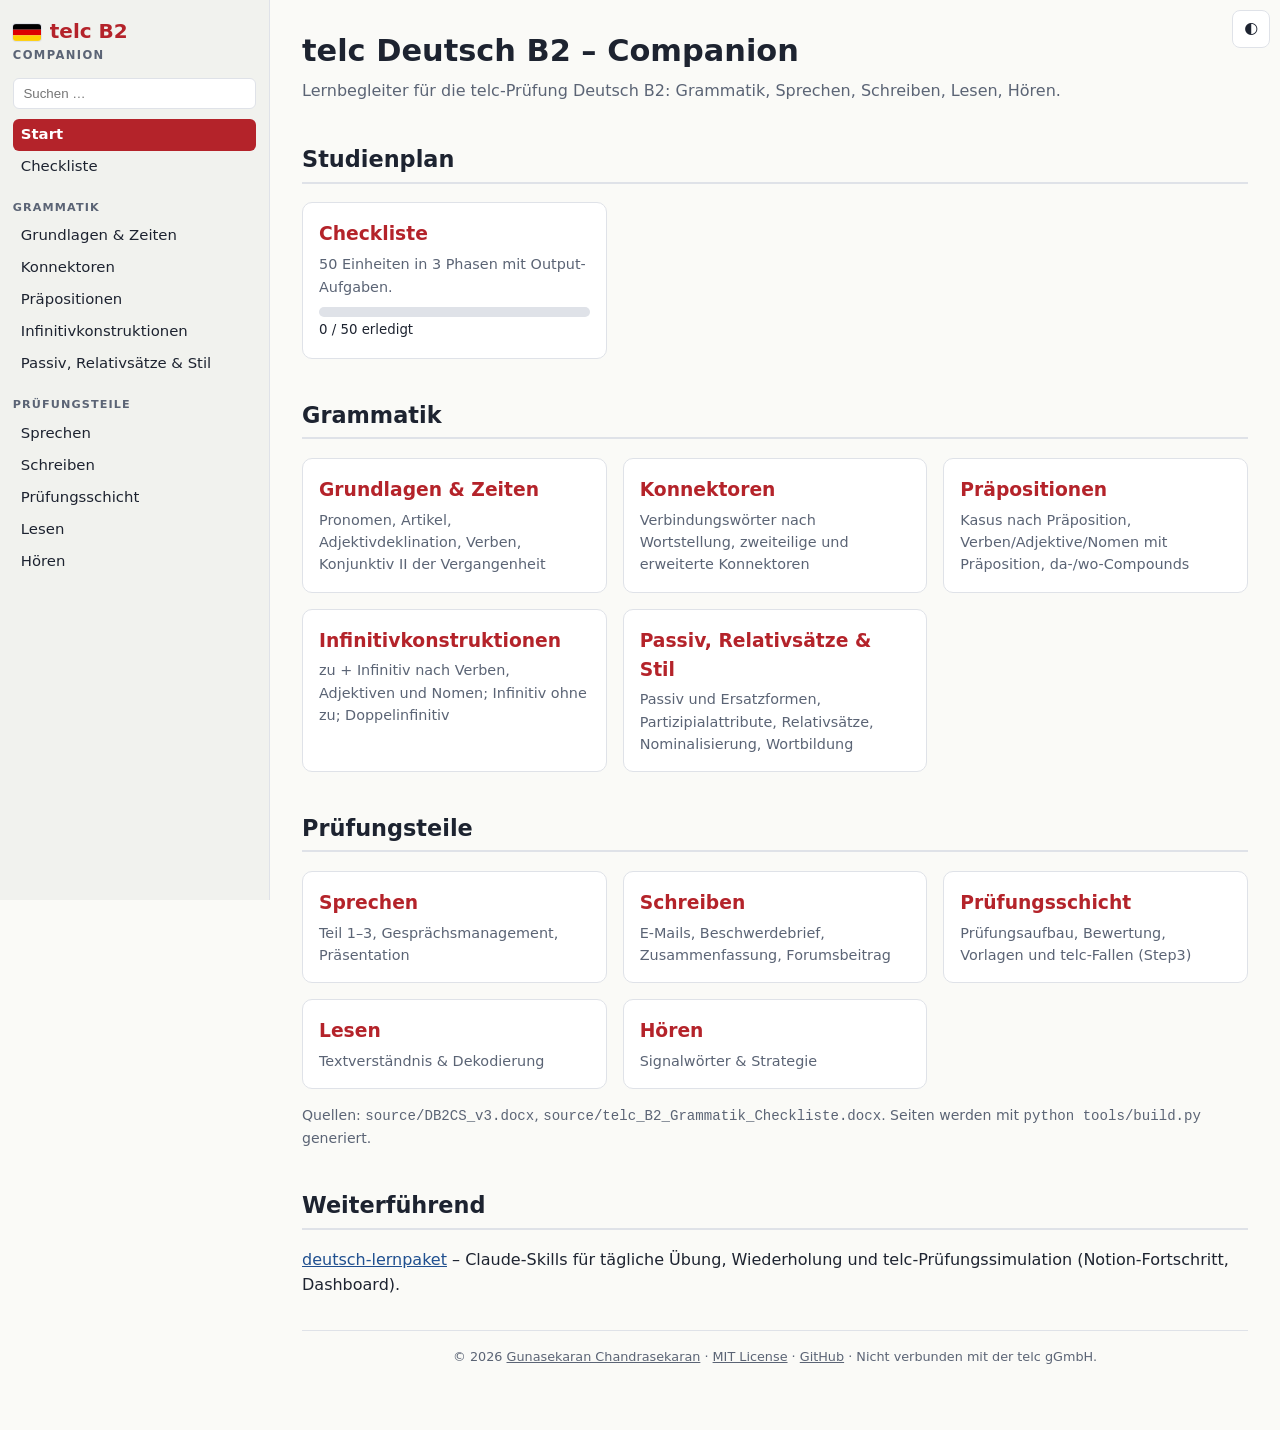
<file: index.html>
<!DOCTYPE html>
<html lang="de">
<head>
<meta charset="utf-8">
<meta name="viewport" content="width=device-width, initial-scale=1">
<title>🇩🇪 telc Deutsch B2 – Companion</title>
<link rel="icon" href="data:image/svg+xml,%3Csvg xmlns='http://www.w3.org/2000/svg' viewBox='0 0 5 3'%3E%3Crect width='5' height='1' fill='%23000'/%3E%3Crect y='1' width='5' height='1' fill='%23d00'/%3E%3Crect y='2' width='5' height='1' fill='%23ffce00'/%3E%3C/svg%3E">
<link rel="stylesheet" href="assets/style.css?v=001012a2">
<script>document.documentElement.dataset.theme = localStorage.getItem('telc-b2-theme') || (matchMedia('(prefers-color-scheme: dark)').matches ? 'dark' : 'light');</script>
</head>
<body data-root="">
<button class="menu-btn" id="menu-btn" aria-label="Menü">☰</button>
<a class="mobile-brand" href="index.html"><svg class="flag" viewBox="0 0 5 3" width="28" height="17" role="img" aria-label="Deutschland"><rect width="5" height="1" fill="#000"/><rect y="1" width="5" height="1" fill="#d00"/><rect y="2" width="5" height="1" fill="#ffce00"/></svg>telc B2</a>
<button class="theme-btn" id="theme-btn" aria-label="Dark/Light">◐</button>
<nav class="sidebar" id="sidebar" aria-label="Navigation">
<a class="brand" href="index.html"><svg class="flag" viewBox="0 0 5 3" width="28" height="17" role="img" aria-label="Deutschland"><rect width="5" height="1" fill="#000"/><rect y="1" width="5" height="1" fill="#d00"/><rect y="2" width="5" height="1" fill="#ffce00"/></svg>telc B2<span>Companion</span></a>
<input type="search" id="search" placeholder="Suchen …" autocomplete="off" aria-label="Suche">
<div id="search-results" class="search-results" hidden></div>
<div class="nav-group">
<a href="index.html" class="active">Start</a>
<a href="checkliste.html">Checkliste</a>
</div>
<div class="nav-label">Grammatik</div><div class="nav-group">
<a href="grammatik/grundlagen.html">Grundlagen &amp; Zeiten</a>
<a href="grammatik/konnektoren.html">Konnektoren</a>
<a href="grammatik/praepositionen.html">Präpositionen</a>
<a href="grammatik/infinitiv.html">Infinitivkonstruktionen</a>
<a href="grammatik/passiv-relativ-stil.html">Passiv, Relativsätze &amp; Stil</a>
</div><div class="nav-label">Prüfungsteile</div><div class="nav-group">
<a href="sprechen.html">Sprechen</a>
<a href="schreiben.html">Schreiben</a>
<a href="pruefung.html">Prüfungsschicht</a>
<a href="lesen.html">Lesen</a>
<a href="hoeren.html">Hören</a>
</div>
</nav>
<main>
<h1>telc Deutsch B2 – Companion</h1>
<p class="lead">Lernbegleiter für die telc-Prüfung Deutsch B2: Grammatik, Sprechen, Schreiben, Lesen, Hören.</p>
<h2>Studienplan</h2><section class="cards">
<a class="card" href="checkliste.html"><h3>Checkliste</h3><p>50 Einheiten in 3 Phasen mit Output-Aufgaben.</p><div class="progress"><div id="home-progress-bar"></div></div><small id="home-progress-text" data-total="50"></small></a>
</section><h2>Grammatik</h2><section class="cards">
<a class="card" href="grammatik/grundlagen.html"><h3>Grundlagen &amp; Zeiten</h3><p>Pronomen, Artikel, Adjektivdeklination, Verben, Konjunktiv II der Vergangenheit</p></a>
<a class="card" href="grammatik/konnektoren.html"><h3>Konnektoren</h3><p>Verbindungswörter nach Wortstellung, zweiteilige und erweiterte Konnektoren</p></a>
<a class="card" href="grammatik/praepositionen.html"><h3>Präpositionen</h3><p>Kasus nach Präposition, Verben/Adjektive/Nomen mit Präposition, da-/wo-Compounds</p></a>
<a class="card" href="grammatik/infinitiv.html"><h3>Infinitivkonstruktionen</h3><p>zu + Infinitiv nach Verben, Adjektiven und Nomen; Infinitiv ohne zu; Doppelinfinitiv</p></a>
<a class="card" href="grammatik/passiv-relativ-stil.html"><h3>Passiv, Relativsätze &amp; Stil</h3><p>Passiv und Ersatzformen, Partizipialattribute, Relativsätze, Nominalisierung, Wortbildung</p></a>
</section><h2>Prüfungsteile</h2><section class="cards">
<a class="card" href="sprechen.html"><h3>Sprechen</h3><p>Teil 1–3, Gesprächsmanagement, Präsentation</p></a>
<a class="card" href="schreiben.html"><h3>Schreiben</h3><p>E-Mails, Beschwerdebrief, Zusammenfassung, Forumsbeitrag</p></a>
<a class="card" href="pruefung.html"><h3>Prüfungsschicht</h3><p>Prüfungsaufbau, Bewertung, Vorlagen und telc-Fallen (Step3)</p></a>
<a class="card" href="lesen.html"><h3>Lesen</h3><p>Textverständnis &amp; Dekodierung</p></a>
<a class="card" href="hoeren.html"><h3>Hören</h3><p>Signalwörter &amp; Strategie</p></a>
</section><p class="note">Quellen: <code>source/DB2CS_v3.docx</code>, <code>source/telc_B2_Grammatik_Checkliste.docx</code>. Seiten werden mit <code>python tools/build.py</code> generiert.</p><h2>Weiterführend</h2><p><a href="https://github.com/kalaiguna/deutsch-lernpaket">deutsch-lernpaket</a> – Claude-Skills für tägliche Übung, Wiederholung und telc-Prüfungssimulation (Notion-Fortschritt, Dashboard).</p>

<footer class="site-footer">© 2026 <a href="https://github.com/kalaiguna">Gunasekaran Chandrasekaran</a> · <a href="https://github.com/kalaiguna/deutsch-telc-b2/blob/main/LICENSE">MIT License</a> · <a href="https://github.com/kalaiguna/deutsch-telc-b2">GitHub</a> · Nicht verbunden mit der telc gGmbH.</footer>
</main>
<script src="assets/search-index.js?v=001012a2"></script>
<script src="assets/app.js?v=001012a2"></script>
</body>
</html>
</file>
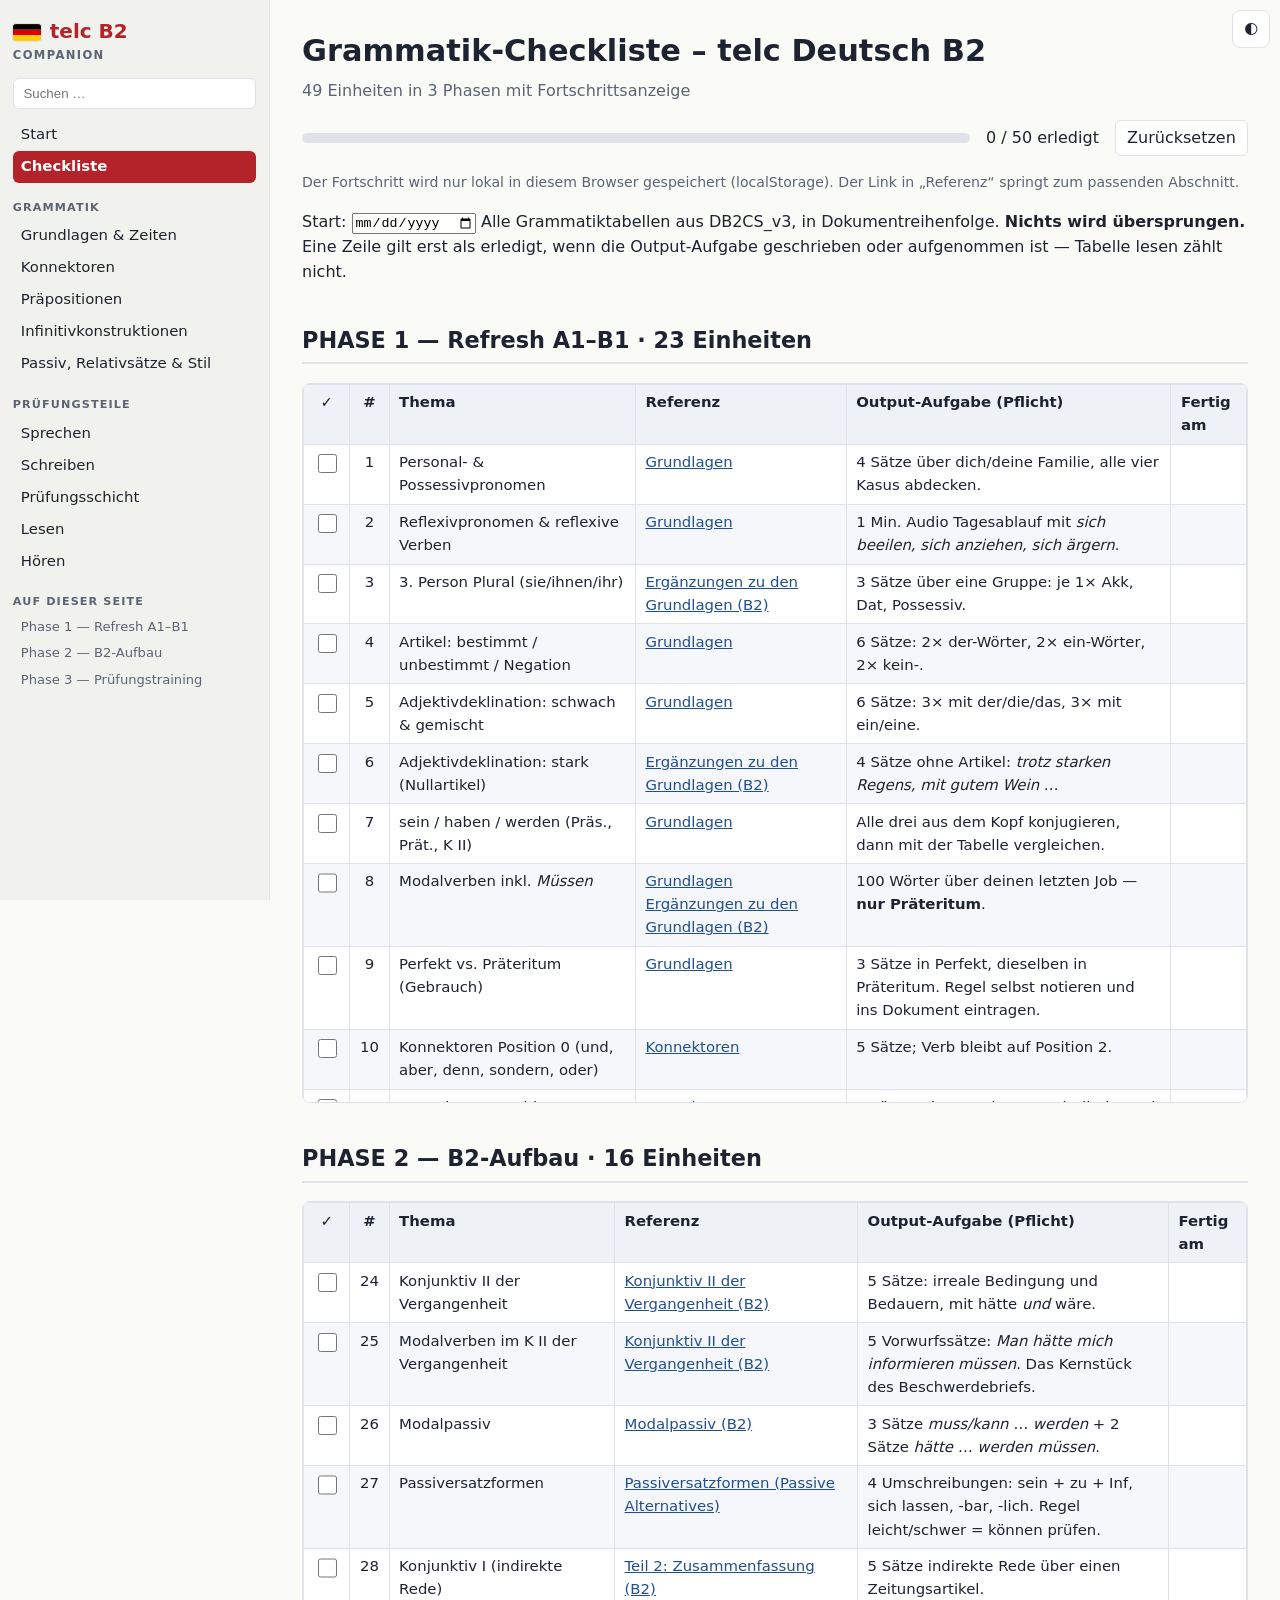
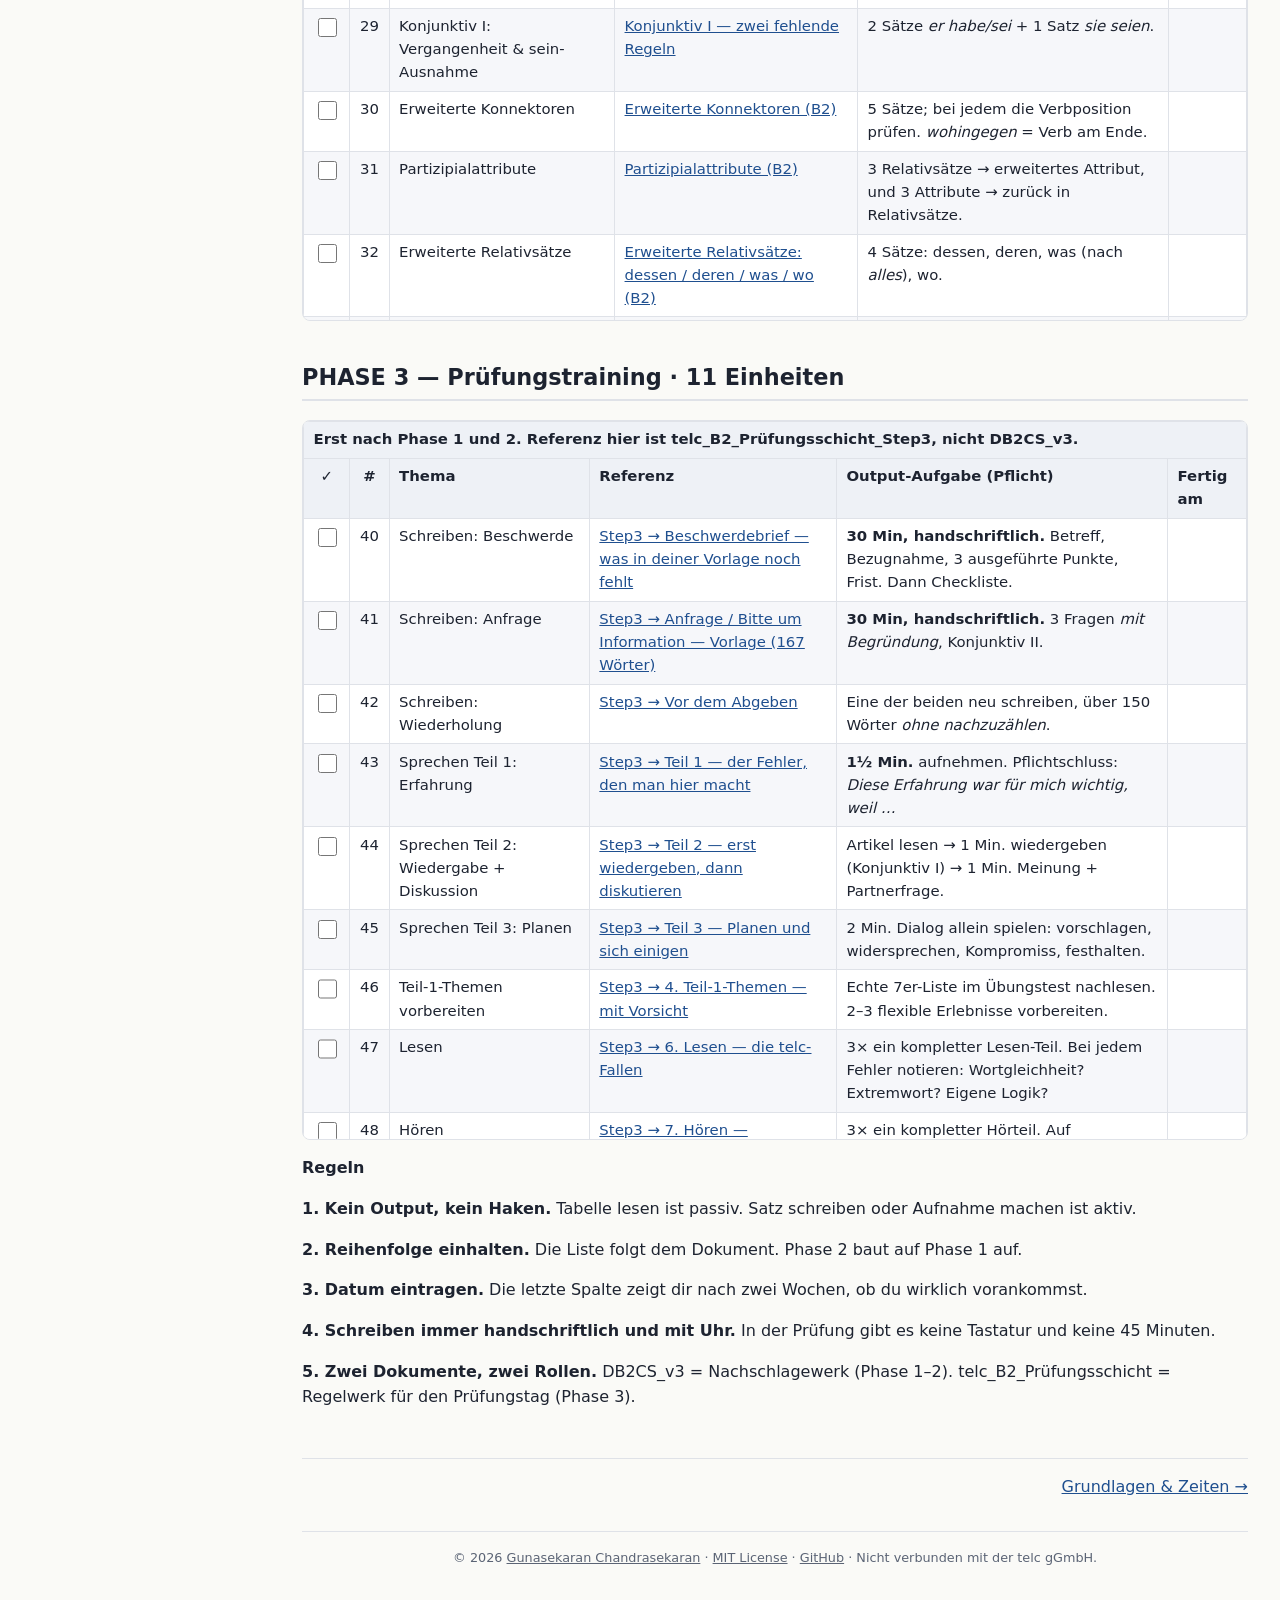
<file: checkliste.html>
<!DOCTYPE html>
<html lang="de">
<head>
<meta charset="utf-8">
<meta name="viewport" content="width=device-width, initial-scale=1">
<title>🇩🇪 Grammatik-Checkliste – telc Deutsch B2 · telc Deutsch B2</title>
<link rel="icon" href="data:image/svg+xml,%3Csvg xmlns='http://www.w3.org/2000/svg' viewBox='0 0 5 3'%3E%3Crect width='5' height='1' fill='%23000'/%3E%3Crect y='1' width='5' height='1' fill='%23d00'/%3E%3Crect y='2' width='5' height='1' fill='%23ffce00'/%3E%3C/svg%3E">
<link rel="stylesheet" href="assets/style.css?v=001012a2">
<script>document.documentElement.dataset.theme = localStorage.getItem('telc-b2-theme') || (matchMedia('(prefers-color-scheme: dark)').matches ? 'dark' : 'light');</script>
</head>
<body data-root="">
<button class="menu-btn" id="menu-btn" aria-label="Menü">☰</button>
<a class="mobile-brand" href="index.html"><svg class="flag" viewBox="0 0 5 3" width="28" height="17" role="img" aria-label="Deutschland"><rect width="5" height="1" fill="#000"/><rect y="1" width="5" height="1" fill="#d00"/><rect y="2" width="5" height="1" fill="#ffce00"/></svg>telc B2</a>
<button class="theme-btn" id="theme-btn" aria-label="Dark/Light">◐</button>
<nav class="sidebar" id="sidebar" aria-label="Navigation">
<a class="brand" href="index.html"><svg class="flag" viewBox="0 0 5 3" width="28" height="17" role="img" aria-label="Deutschland"><rect width="5" height="1" fill="#000"/><rect y="1" width="5" height="1" fill="#d00"/><rect y="2" width="5" height="1" fill="#ffce00"/></svg>telc B2<span>Companion</span></a>
<input type="search" id="search" placeholder="Suchen …" autocomplete="off" aria-label="Suche">
<div id="search-results" class="search-results" hidden></div>
<div class="nav-group">
<a href="index.html">Start</a>
<a href="checkliste.html" class="active">Checkliste</a>
</div>
<div class="nav-label">Grammatik</div><div class="nav-group">
<a href="grammatik/grundlagen.html">Grundlagen &amp; Zeiten</a>
<a href="grammatik/konnektoren.html">Konnektoren</a>
<a href="grammatik/praepositionen.html">Präpositionen</a>
<a href="grammatik/infinitiv.html">Infinitivkonstruktionen</a>
<a href="grammatik/passiv-relativ-stil.html">Passiv, Relativsätze &amp; Stil</a>
</div><div class="nav-label">Prüfungsteile</div><div class="nav-group">
<a href="sprechen.html">Sprechen</a>
<a href="schreiben.html">Schreiben</a>
<a href="pruefung.html">Prüfungsschicht</a>
<a href="lesen.html">Lesen</a>
<a href="hoeren.html">Hören</a>
</div>
<div class="nav-label">Auf dieser Seite</div><div class="nav-group toc">
<a href="#phase-1-refresh-a1-b1">Phase 1 — Refresh A1–B1</a>
<a href="#phase-2-b2-aufbau">Phase 2 — B2-Aufbau</a>
<a href="#phase-3-pruefungstraining">Phase 3 — Prüfungstraining</a>
</div>
</nav>
<main>
<h1>Grammatik-Checkliste – telc Deutsch B2</h1>
<p class="lead">49 Einheiten in 3 Phasen mit Fortschrittsanzeige</p>
<div class="progress-box"><div class="progress"><div id="progress-bar"></div></div><span id="progress-text" data-total="50">0 / 50</span><button id="reset-progress" type="button">Zurücksetzen</button></div><p class="note">Der Fortschritt wird nur lokal in diesem Browser gespeichert (localStorage). Der Link in „Referenz“ springt zum passenden Abschnitt.</p><p>Start: <input type="date" id="start-date" aria-label="Startdatum"> Alle Grammatiktabellen aus DB2CS_v3, in Dokumentreihenfolge. <strong>Nichts wird übersprungen.</strong> Eine Zeile gilt erst als erledigt, wenn die Output-Aufgabe geschrieben oder aufgenommen ist — Tabelle lesen zählt nicht.</p>
<h2 id="phase-1-refresh-a1-b1">PHASE 1 — Refresh A1–B1 · 23 Einheiten</h2>
<div class="table-wrap"><table>

<thead>
<tr>
<th style="text-align: center;"><strong>✓</strong></th>
<th style="text-align: center;"><strong>#</strong></th>
<th><strong>Thema</strong></th>
<th><strong>Referenz</strong></th>
<th><strong>Output-Aufgabe (Pflicht)</strong></th>
<th><strong>Fertig am</strong></th>
</tr>
</thead>
<tbody>
<tr class="unit" data-n="1"><td class="c"><input type="checkbox" class="chk" data-n="1" aria-label="Einheit 1 erledigt"></td><td class="c">1</td><td>Personal- &amp; Possessivpronomen</td><td><a href="grammatik/grundlagen.html#grundlagen">Grundlagen</a></td><td>4 Sätze über dich/deine Familie, alle vier Kasus abdecken.</td><td class="done-date" data-n="1"></td></tr>
<tr class="unit" data-n="2"><td class="c"><input type="checkbox" class="chk" data-n="2" aria-label="Einheit 2 erledigt"></td><td class="c">2</td><td>Reflexivpronomen &amp; reflexive Verben</td><td><a href="grammatik/grundlagen.html#grundlagen">Grundlagen</a></td><td>1 Min. Audio Tagesablauf mit <em>sich beeilen, sich anziehen, sich ärgern</em>.</td><td class="done-date" data-n="2"></td></tr>
<tr class="unit" data-n="3"><td class="c"><input type="checkbox" class="chk" data-n="3" aria-label="Einheit 3 erledigt"></td><td class="c">3</td><td>3. Person Plural (sie/ihnen/ihr)</td><td><a href="grammatik/grundlagen.html#ergaenzungen-zu-den-grundlagen-b2">Ergänzungen zu den Grundlagen (B2)</a></td><td>3 Sätze über eine Gruppe: je 1× Akk, Dat, Possessiv.</td><td class="done-date" data-n="3"></td></tr>
<tr class="unit" data-n="4"><td class="c"><input type="checkbox" class="chk" data-n="4" aria-label="Einheit 4 erledigt"></td><td class="c">4</td><td>Artikel: bestimmt / unbestimmt / Negation</td><td><a href="grammatik/grundlagen.html#grundlagen">Grundlagen</a></td><td>6 Sätze: 2× der-Wörter, 2× ein-Wörter, 2× kein-.</td><td class="done-date" data-n="4"></td></tr>
<tr class="unit" data-n="5"><td class="c"><input type="checkbox" class="chk" data-n="5" aria-label="Einheit 5 erledigt"></td><td class="c">5</td><td>Adjektivdeklination: schwach &amp; gemischt</td><td><a href="grammatik/grundlagen.html#grundlagen">Grundlagen</a></td><td>6 Sätze: 3× mit der/die/das, 3× mit ein/eine.</td><td class="done-date" data-n="5"></td></tr>
<tr class="unit" data-n="6"><td class="c"><input type="checkbox" class="chk" data-n="6" aria-label="Einheit 6 erledigt"></td><td class="c">6</td><td>Adjektivdeklination: stark (Nullartikel)</td><td><a href="grammatik/grundlagen.html#ergaenzungen-zu-den-grundlagen-b2">Ergänzungen zu den Grundlagen (B2)</a></td><td>4 Sätze ohne Artikel: <em>trotz starken Regens, mit gutem Wein</em> …</td><td class="done-date" data-n="6"></td></tr>
<tr class="unit" data-n="7"><td class="c"><input type="checkbox" class="chk" data-n="7" aria-label="Einheit 7 erledigt"></td><td class="c">7</td><td>sein / haben / werden (Präs., Prät., K II)</td><td><a href="grammatik/grundlagen.html#grundlagen">Grundlagen</a></td><td>Alle drei aus dem Kopf konjugieren, dann mit der Tabelle vergleichen.</td><td class="done-date" data-n="7"></td></tr>
<tr class="unit" data-n="8"><td class="c"><input type="checkbox" class="chk" data-n="8" aria-label="Einheit 8 erledigt"></td><td class="c">8</td><td>Modalverben inkl. <em>Müssen</em></td><td><a href="grammatik/grundlagen.html#grundlagen">Grundlagen</a><br><a href="grammatik/grundlagen.html#ergaenzungen-zu-den-grundlagen-b2">Ergänzungen zu den Grundlagen (B2)</a></td><td>100 Wörter über deinen letzten Job — <strong>nur Präteritum</strong>.</td><td class="done-date" data-n="8"></td></tr>
<tr class="unit" data-n="9"><td class="c"><input type="checkbox" class="chk" data-n="9" aria-label="Einheit 9 erledigt"></td><td class="c">9</td><td>Perfekt vs. Präteritum (Gebrauch)</td><td><a href="grammatik/grundlagen.html#grundlagen">Grundlagen</a></td><td>3 Sätze in Perfekt, dieselben in Präteritum. Regel selbst notieren und ins Dokument eintragen.</td><td class="done-date" data-n="9"></td></tr>
<tr class="unit" data-n="10"><td class="c"><input type="checkbox" class="chk" data-n="10" aria-label="Einheit 10 erledigt"></td><td class="c">10</td><td>Konnektoren Position 0 (und, aber, denn, sondern, oder)</td><td><a href="grammatik/konnektoren.html#konnektoren">Konnektoren</a></td><td>5 Sätze; Verb bleibt auf Position 2.</td><td class="done-date" data-n="10"></td></tr>
<tr class="unit" data-n="11"><td class="c"><input type="checkbox" class="chk" data-n="11" aria-label="Einheit 11 erledigt"></td><td class="c">11</td><td>Konnektoren Position 1 (deshalb, trotzdem, dann, sonst)</td><td><a href="grammatik/konnektoren.html#konnektoren">Konnektoren</a></td><td>5 Sätze mit Inversion — Verb direkt nach dem Konnektor.</td><td class="done-date" data-n="11"></td></tr>
<tr class="unit" data-n="12"><td class="c"><input type="checkbox" class="chk" data-n="12" aria-label="Einheit 12 erledigt"></td><td class="c">12</td><td>Konnektoren Position Ende (weil, obwohl, dass, damit, wenn, als …)</td><td><a href="grammatik/konnektoren.html#konnektoren">Konnektoren</a></td><td>5 einfache Sätze zu 5 komplexen verbinden, 5 verschiedene Konnektoren.</td><td class="done-date" data-n="12"></td></tr>
<tr class="unit" data-n="13"><td class="c"><input type="checkbox" class="chk" data-n="13" aria-label="Einheit 13 erledigt"></td><td class="c">13</td><td>Zeitenfolge: nachdem / sobald / bevor</td><td><a href="grammatik/konnektoren.html#konnektoren">Konnektoren</a></td><td>3 Sätze: <em>nachdem</em> + Perfekt/Präsens, <em>nachdem</em> + Plusquamperfekt/Präteritum.</td><td class="done-date" data-n="13"></td></tr>
<tr class="unit" data-n="14"><td class="c"><input type="checkbox" class="chk" data-n="14" aria-label="Einheit 14 erledigt"></td><td class="c">14</td><td>Zweiteilige Konnektoren</td><td><a href="grammatik/konnektoren.html#konnektoren">Konnektoren</a></td><td>5 Sätze: zwar…aber, nicht nur…sondern auch, sowohl…als auch, je…desto, entweder…oder.</td><td class="done-date" data-n="14"></td></tr>
<tr class="unit" data-n="15"><td class="c"><input type="checkbox" class="chk" data-n="15" aria-label="Einheit 15 erledigt"></td><td class="c">15</td><td>Dativ-, Akkusativ-, Genitivpräpositionen</td><td><a href="grammatik/praepositionen.html#kasus-und-praeposition">Kasus und Präposition</a></td><td>Je 3 Sätze pro Kasus. Beim Genitiv <em>trotz, wegen, aufgrund, anstatt</em> benutzen.</td><td class="done-date" data-n="15"></td></tr>
<tr class="unit" data-n="16"><td class="c"><input type="checkbox" class="chk" data-n="16" aria-label="Einheit 16 erledigt"></td><td class="c">16</td><td>Wechselpräpositionen</td><td><a href="grammatik/praepositionen.html#kasus-und-praeposition">Kasus und Präposition</a></td><td>3 Sätze Richtung (Akk) + 3 Sätze Ort (Dat), gleiche Präposition im Paar.</td><td class="done-date" data-n="16"></td></tr>
<tr class="unit" data-n="17"><td class="c"><input type="checkbox" class="chk" data-n="17" aria-label="Einheit 17 erledigt"></td><td class="c">17</td><td>Verben mit Präpositionen</td><td><a href="grammatik/praepositionen.html#verben-mit-praepositionen">Verben mit Präpositionen</a></td><td>5 Sätze mit korrektem Kasus, davon 1 mit Pronominaladverb (<em>Ich freue mich darauf</em>).</td><td class="done-date" data-n="17"></td></tr>
<tr class="unit" data-n="18"><td class="c"><input type="checkbox" class="chk" data-n="18" aria-label="Einheit 18 erledigt"></td><td class="c">18</td><td>Pronominaladverbien (da- / wo-)</td><td><a href="grammatik/praepositionen.html#pronominaladverbien-da-wo-compounds">Pronominaladverbien (da- &amp; wo-Compounds)</a></td><td>3 Aussagen + 3 Fragen. Dazu je 1 Personen-Variante: <em>auf ihn</em> / <em>Auf wen</em>?</td><td class="done-date" data-n="18"></td></tr>
<tr class="unit" data-n="19"><td class="c"><input type="checkbox" class="chk" data-n="19" aria-label="Einheit 19 erledigt"></td><td class="c">19</td><td>zu + Infinitiv nach Verben / Adjektiven / Nomen</td><td><a href="grammatik/infinitiv.html#zu-infinitiv-nach-verben">zu + Infinitiv nach Verben</a><br><a href="grammatik/infinitiv.html#zu-infinitiv-nach-adjektiven">zu + Infinitiv nach Adjektiven</a><br><a href="grammatik/infinitiv.html#zu-infinitiv-nach-nomen">zu + Infinitiv nach Nomen</a></td><td>Je 3 Sätze pro Kategorie, auf Komma und Position von <em>zu</em> achten.</td><td class="done-date" data-n="19"></td></tr>
<tr class="unit" data-n="20"><td class="c"><input type="checkbox" class="chk" data-n="20" aria-label="Einheit 20 erledigt"></td><td class="c">20</td><td>Infinitiv ohne zu</td><td><a href="grammatik/infinitiv.html#infinitiv-ohne-zu">Infinitiv ohne zu</a></td><td>5 Sätze mit sehen, hören, lassen, gehen, bleiben.</td><td class="done-date" data-n="20"></td></tr>
<tr class="unit" data-n="21"><td class="c"><input type="checkbox" class="chk" data-n="21" aria-label="Einheit 21 erledigt"></td><td class="c">21</td><td>Relativsätze Nom / Akk / Dat + Präposition</td><td><a href="grammatik/passiv-relativ-stil.html#relativsaetze-mit-praepositionen">Relativsätze mit Präpositionen</a></td><td>4 Sätze, einer davon mit Präposition (<em>mit dem, für die</em>).</td><td class="done-date" data-n="21"></td></tr>
<tr class="unit" data-n="22"><td class="c"><input type="checkbox" class="chk" data-n="22" aria-label="Einheit 22 erledigt"></td><td class="c">22</td><td>Vorgangspassiv vs. Zustandspassiv</td><td><a href="grammatik/passiv-relativ-stil.html#passive-vorgangs-vs-zustands">Passive: Vorgangs vs. Zustands</a></td><td>5 Aktivsätze → Vorgangspassiv; 2 davon zusätzlich als Zustandspassiv.</td><td class="done-date" data-n="22"></td></tr>
<tr class="unit" data-n="23"><td class="c"><input type="checkbox" class="chk" data-n="23" aria-label="Einheit 23 erledigt"></td><td class="c">23</td><td>Konjunktiv II Gegenwart (Höflichkeit)</td><td><a href="schreiben.html#hoefliche-bitten-b2">Höfliche Bitten (B2)</a></td><td>5 höfliche Bitten für eine formelle E-Mail: wäre, hätte, könnte, würde.</td><td class="done-date" data-n="23"></td></tr>
</tbody>
</table></div>
<h2 id="phase-2-b2-aufbau">PHASE 2 — B2-Aufbau · 16 Einheiten</h2>
<div class="table-wrap"><table>

<thead>
<tr>
<th style="text-align: center;"><strong>✓</strong></th>
<th style="text-align: center;"><strong>#</strong></th>
<th><strong>Thema</strong></th>
<th><strong>Referenz</strong></th>
<th><strong>Output-Aufgabe (Pflicht)</strong></th>
<th><strong>Fertig am</strong></th>
</tr>
</thead>
<tbody>
<tr class="unit" data-n="24"><td class="c"><input type="checkbox" class="chk" data-n="24" aria-label="Einheit 24 erledigt"></td><td class="c">24</td><td>Konjunktiv II der Vergangenheit</td><td><a href="grammatik/grundlagen.html#konjunktiv-ii-der-vergangenheit-b2">Konjunktiv II der Vergangenheit (B2)</a></td><td>5 Sätze: irreale Bedingung und Bedauern, mit hätte <em>und</em> wäre.</td><td class="done-date" data-n="24"></td></tr>
<tr class="unit" data-n="25"><td class="c"><input type="checkbox" class="chk" data-n="25" aria-label="Einheit 25 erledigt"></td><td class="c">25</td><td>Modalverben im K II der Vergangenheit</td><td><a href="grammatik/grundlagen.html#konjunktiv-ii-der-vergangenheit-b2">Konjunktiv II der Vergangenheit (B2)</a></td><td>5 Vorwurfssätze: <em>Man hätte mich informieren müssen</em>. Das Kernstück des Beschwerdebriefs.</td><td class="done-date" data-n="25"></td></tr>
<tr class="unit" data-n="26"><td class="c"><input type="checkbox" class="chk" data-n="26" aria-label="Einheit 26 erledigt"></td><td class="c">26</td><td>Modalpassiv</td><td><a href="grammatik/passiv-relativ-stil.html#modalpassiv-b2">Modalpassiv (B2)</a></td><td>3 Sätze <em>muss/kann … werden</em> + 2 Sätze <em>hätte … werden müssen</em>.</td><td class="done-date" data-n="26"></td></tr>
<tr class="unit" data-n="27"><td class="c"><input type="checkbox" class="chk" data-n="27" aria-label="Einheit 27 erledigt"></td><td class="c">27</td><td>Passiversatzformen</td><td><a href="grammatik/passiv-relativ-stil.html#passiversatzformen-passive-alternatives">Passiversatzformen (Passive Alternatives)</a></td><td>4 Umschreibungen: sein + zu + Inf, sich lassen, -bar, -lich. Regel leicht/schwer = können prüfen.</td><td class="done-date" data-n="27"></td></tr>
<tr class="unit" data-n="28"><td class="c"><input type="checkbox" class="chk" data-n="28" aria-label="Einheit 28 erledigt"></td><td class="c">28</td><td>Konjunktiv I (indirekte Rede)</td><td><a href="schreiben.html#teil-2-zusammenfassung-b2">Teil 2: Zusammenfassung (B2)</a></td><td>5 Sätze indirekte Rede über einen Zeitungsartikel.</td><td class="done-date" data-n="28"></td></tr>
<tr class="unit" data-n="29"><td class="c"><input type="checkbox" class="chk" data-n="29" aria-label="Einheit 29 erledigt"></td><td class="c">29</td><td>Konjunktiv I: Vergangenheit &amp; sein-Ausnahme</td><td><a href="schreiben.html#konjunktiv-i-zwei-fehlende-regeln">Konjunktiv I — zwei fehlende Regeln</a></td><td>2 Sätze <em>er habe/sei</em> + 1 Satz <em>sie seien</em>.</td><td class="done-date" data-n="29"></td></tr>
<tr class="unit" data-n="30"><td class="c"><input type="checkbox" class="chk" data-n="30" aria-label="Einheit 30 erledigt"></td><td class="c">30</td><td>Erweiterte Konnektoren</td><td><a href="grammatik/konnektoren.html#erweiterte-konnektoren-b2">Erweiterte Konnektoren (B2)</a></td><td>5 Sätze; bei jedem die Verbposition prüfen. <em>wohingegen</em> = Verb am Ende.</td><td class="done-date" data-n="30"></td></tr>
<tr class="unit" data-n="31"><td class="c"><input type="checkbox" class="chk" data-n="31" aria-label="Einheit 31 erledigt"></td><td class="c">31</td><td>Partizipialattribute</td><td><a href="grammatik/passiv-relativ-stil.html#partizipialattribute-b2">Partizipialattribute (B2)</a></td><td>3 Relativsätze → erweitertes Attribut, und 3 Attribute → zurück in Relativsätze.</td><td class="done-date" data-n="31"></td></tr>
<tr class="unit" data-n="32"><td class="c"><input type="checkbox" class="chk" data-n="32" aria-label="Einheit 32 erledigt"></td><td class="c">32</td><td>Erweiterte Relativsätze</td><td><a href="grammatik/passiv-relativ-stil.html#erweiterte-relativsaetze-dessen-deren-was-wo-b2">Erweiterte Relativsätze: dessen / deren / was / wo (B2)</a></td><td>4 Sätze: dessen, deren, was (nach <em>alles</em>), wo.</td><td class="done-date" data-n="32"></td></tr>
<tr class="unit" data-n="33"><td class="c"><input type="checkbox" class="chk" data-n="33" aria-label="Einheit 33 erledigt"></td><td class="c">33</td><td>N-Deklination</td><td><a href="grammatik/passiv-relativ-stil.html#n-deklination-weak-masculine-nouns">N-Deklination (Weak Masculine Nouns)</a></td><td>4 Sätze mit Kollege, Student, Herr, Mensch — in Akk, Dat und Gen.</td><td class="done-date" data-n="33"></td></tr>
<tr class="unit" data-n="34"><td class="c"><input type="checkbox" class="chk" data-n="34" aria-label="Einheit 34 erledigt"></td><td class="c">34</td><td>Nominalisierung</td><td><a href="grammatik/passiv-relativ-stil.html#nominalisierung-verbal-to-nominal-style">Nominalisierung (Verbal to Nominal Style)</a></td><td>4 verbale Sätze → nominal. Danach 2 in die Gegenrichtung (nominal → verbal).</td><td class="done-date" data-n="34"></td></tr>
<tr class="unit" data-n="35"><td class="c"><input type="checkbox" class="chk" data-n="35" aria-label="Einheit 35 erledigt"></td><td class="c">35</td><td>Funktionsverbgefüge</td><td><a href="grammatik/passiv-relativ-stil.html#funktionsverbgefuege">Funktionsverbgefüge</a></td><td>5 Sätze: einfaches Verb durch FVG ersetzen (<em>entscheiden</em> → <em>eine Entscheidung treffen</em>).</td><td class="done-date" data-n="35"></td></tr>
<tr class="unit" data-n="36"><td class="c"><input type="checkbox" class="chk" data-n="36" aria-label="Einheit 36 erledigt"></td><td class="c">36</td><td>Wortbildung</td><td><a href="grammatik/passiv-relativ-stil.html#wortbildung-fuer-sprachbausteine-teil-2-b2">Wortbildung — für Sprachbausteine Teil 2 (B2)</a></td><td>10 Ableitungen bilden (un-, miss-, -los, -frei, -ung, -heit, -keit, -nis) + je 1 Satz.</td><td class="done-date" data-n="36"></td></tr>
<tr class="unit" data-n="37"><td class="c"><input type="checkbox" class="chk" data-n="37" aria-label="Einheit 37 erledigt"></td><td class="c">37</td><td>Adjektive mit Präpositionen</td><td><a href="grammatik/praepositionen.html#adjektive-mit-praepositionen-b2">Adjektive mit Präpositionen (B2)</a></td><td>5 Sätze mit korrektem Kasus. Verschmelzung prüfen: <em>vom</em>, <em>am</em>, nicht <em>von dem</em>.</td><td class="done-date" data-n="37"></td></tr>
<tr class="unit" data-n="38"><td class="c"><input type="checkbox" class="chk" data-n="38" aria-label="Einheit 38 erledigt"></td><td class="c">38</td><td>Nomen mit Präpositionen</td><td><a href="grammatik/praepositionen.html#nomen-mit-praepositionen-b2">Nomen mit Präpositionen (B2)</a></td><td>5 Sätze mit Interesse an, Grund für, Einfluss auf, Teilnahme an, Kritik an.</td><td class="done-date" data-n="38"></td></tr>
<tr class="unit" data-n="39"><td class="c"><input type="checkbox" class="chk" data-n="39" aria-label="Einheit 39 erledigt"></td><td class="c">39</td><td>Doppelinfinitiv im Perfekt</td><td><a href="grammatik/infinitiv.html#doppelinfinitiv-im-perfekt-b2">Doppelinfinitiv im Perfekt (B2)</a></td><td>3 Sätze: <em>Ich habe ihn kommen sehen</em>, <em>Ich habe arbeiten müssen</em>, <em>schneiden lassen</em>.</td><td class="done-date" data-n="39"></td></tr>
</tbody>
</table></div>
<h2 id="phase-3-pruefungstraining">PHASE 3 — Prüfungstraining · 11 Einheiten</h2>
<div class="table-wrap"><table>

<thead>
<tr>
<th colspan="6">Erst nach Phase 1 und 2. Referenz hier ist <strong>telc_B2_Prüfungsschicht_Step3</strong>, nicht DB2CS_v3.</th>
</tr>
<tr>
<th style="text-align: center;"><strong>✓</strong></th>
<th style="text-align: center;"><strong>#</strong></th>
<th><strong>Thema</strong></th>
<th><strong>Referenz</strong></th>
<th><strong>Output-Aufgabe (Pflicht)</strong></th>
<th><strong>Fertig am</strong></th>
</tr>
</thead>
<tbody>
<tr class="unit" data-n="40"><td class="c"><input type="checkbox" class="chk" data-n="40" aria-label="Einheit 40 erledigt"></td><td class="c">40</td><td>Schreiben: Beschwerde</td><td><a href="pruefung.html#beschwerdebrief-was-in-deiner-vorlage-noch-fehlt">Step3 → Beschwerdebrief — was in deiner Vorlage noch fehlt</a></td><td><strong>30 Min, handschriftlich.</strong> Betreff, Bezugnahme, 3 ausgeführte Punkte, Frist. Dann Checkliste.</td><td class="done-date" data-n="40"></td></tr>
<tr class="unit" data-n="41"><td class="c"><input type="checkbox" class="chk" data-n="41" aria-label="Einheit 41 erledigt"></td><td class="c">41</td><td>Schreiben: Anfrage</td><td><a href="pruefung.html#anfrage-bitte-um-information-vorlage-167-woerter">Step3 → Anfrage / Bitte um Information — Vorlage (167 Wörter)</a></td><td><strong>30 Min, handschriftlich.</strong> 3 Fragen <em>mit Begründung</em>, Konjunktiv II.</td><td class="done-date" data-n="41"></td></tr>
<tr class="unit" data-n="42"><td class="c"><input type="checkbox" class="chk" data-n="42" aria-label="Einheit 42 erledigt"></td><td class="c">42</td><td>Schreiben: Wiederholung</td><td><a href="pruefung.html#vor-dem-abgeben">Step3 → Vor dem Abgeben</a></td><td>Eine der beiden neu schreiben, über 150 Wörter <em>ohne nachzuzählen</em>.</td><td class="done-date" data-n="42"></td></tr>
<tr class="unit" data-n="43"><td class="c"><input type="checkbox" class="chk" data-n="43" aria-label="Einheit 43 erledigt"></td><td class="c">43</td><td>Sprechen Teil 1: Erfahrung</td><td><a href="pruefung.html#teil-1-der-fehler-den-man-hier-macht">Step3 → Teil 1 — der Fehler, den man hier macht</a></td><td><strong>1½ Min.</strong> aufnehmen. Pflichtschluss: <em>Diese Erfahrung war für mich wichtig, weil …</em></td><td class="done-date" data-n="43"></td></tr>
<tr class="unit" data-n="44"><td class="c"><input type="checkbox" class="chk" data-n="44" aria-label="Einheit 44 erledigt"></td><td class="c">44</td><td>Sprechen Teil 2: Wiedergabe + Diskussion</td><td><a href="pruefung.html#teil-2-erst-wiedergeben-dann-diskutieren">Step3 → Teil 2 — erst wiedergeben, dann diskutieren</a></td><td>Artikel lesen → 1 Min. wiedergeben (Konjunktiv I) → 1 Min. Meinung + Partnerfrage.</td><td class="done-date" data-n="44"></td></tr>
<tr class="unit" data-n="45"><td class="c"><input type="checkbox" class="chk" data-n="45" aria-label="Einheit 45 erledigt"></td><td class="c">45</td><td>Sprechen Teil 3: Planen</td><td><a href="pruefung.html#teil-3-planen-und-sich-einigen">Step3 → Teil 3 — Planen und sich einigen</a></td><td>2 Min. Dialog allein spielen: vorschlagen, widersprechen, Kompromiss, festhalten.</td><td class="done-date" data-n="45"></td></tr>
<tr class="unit" data-n="46"><td class="c"><input type="checkbox" class="chk" data-n="46" aria-label="Einheit 46 erledigt"></td><td class="c">46</td><td>Teil-1-Themen vorbereiten</td><td><a href="pruefung.html#teil-1-themen-mit-vorsicht">Step3 → 4. Teil-1-Themen — mit Vorsicht</a></td><td>Echte 7er-Liste im Übungstest nachlesen. 2–3 flexible Erlebnisse vorbereiten.</td><td class="done-date" data-n="46"></td></tr>
<tr class="unit" data-n="47"><td class="c"><input type="checkbox" class="chk" data-n="47" aria-label="Einheit 47 erledigt"></td><td class="c">47</td><td>Lesen</td><td><a href="pruefung.html#lesen-die-telc-fallen">Step3 → 6. Lesen — die telc-Fallen</a></td><td>3× ein kompletter Lesen-Teil. Bei jedem Fehler notieren: Wortgleichheit? Extremwort? Eigene Logik?</td><td class="done-date" data-n="47"></td></tr>
<tr class="unit" data-n="48"><td class="c"><input type="checkbox" class="chk" data-n="48" aria-label="Einheit 48 erledigt"></td><td class="c">48</td><td>Hören</td><td><a href="pruefung.html#hoeren-richtig-falsch-richtig-verstehen">Step3 → 7. Hören — Richtig/Falsch richtig verstehen</a></td><td>3× ein kompletter Hörteil. Auf <em>aber/jedoch</em> und <em>ursprünglich → inzwischen</em> achten.</td><td class="done-date" data-n="48"></td></tr>
<tr class="unit" data-n="49"><td class="c"><input type="checkbox" class="chk" data-n="49" aria-label="Einheit 49 erledigt"></td><td class="c">49</td><td>Sprachbausteine</td><td><a href="pruefung.html#sprachbausteine-30-punkte-3-schritte">Step3 → 8. Sprachbausteine — 30 Punkte, 3 Schritte</a></td><td>2× ein kompletter Satz. Jeden Fehler zur Tabelle in DB2CS_v3 zurückverfolgen.</td><td class="done-date" data-n="49"></td></tr>
<tr class="unit" data-n="50"><td class="c"><input type="checkbox" class="chk" data-n="50" aria-label="Einheit 50 erledigt"></td><td class="c">50</td><td>Übungstest komplett</td><td>Übungstest 1 bzw. 2</td><td>Ganzer schriftlicher Teil in einem Durchgang, mit Uhr, <strong>ohne Spickzettel</strong>.</td><td class="done-date" data-n="50"></td></tr>
</tbody>
</table></div>
<p><strong>Regeln</strong></p>
<p><strong>1. Kein Output, kein Haken.</strong> Tabelle lesen ist passiv. Satz schreiben oder Aufnahme machen ist aktiv.</p>
<p><strong>2. Reihenfolge einhalten.</strong> Die Liste folgt dem Dokument. Phase 2 baut auf Phase 1 auf.</p>
<p><strong>3. Datum eintragen.</strong> Die letzte Spalte zeigt dir nach zwei Wochen, ob du wirklich vorankommst.</p>
<p><strong>4. Schreiben immer handschriftlich und mit Uhr.</strong> In der Prüfung gibt es keine Tastatur und keine 45 Minuten.</p>
<p><strong>5. Zwei Dokumente, zwei Rollen.</strong> DB2CS_v3 = Nachschlagewerk (Phase 1–2). telc_B2_Prüfungsschicht = Regelwerk für den Prüfungstag (Phase 3).</p>

<div class="pager"><span></span><a href="grammatik/grundlagen.html">Grundlagen &amp; Zeiten →</a></div>
<footer class="site-footer">© 2026 <a href="https://github.com/kalaiguna">Gunasekaran Chandrasekaran</a> · <a href="https://github.com/kalaiguna/deutsch-telc-b2/blob/main/LICENSE">MIT License</a> · <a href="https://github.com/kalaiguna/deutsch-telc-b2">GitHub</a> · Nicht verbunden mit der telc gGmbH.</footer>
</main>
<script src="assets/search-index.js?v=001012a2"></script>
<script src="assets/app.js?v=001012a2"></script>
</body>
</html>
</file>
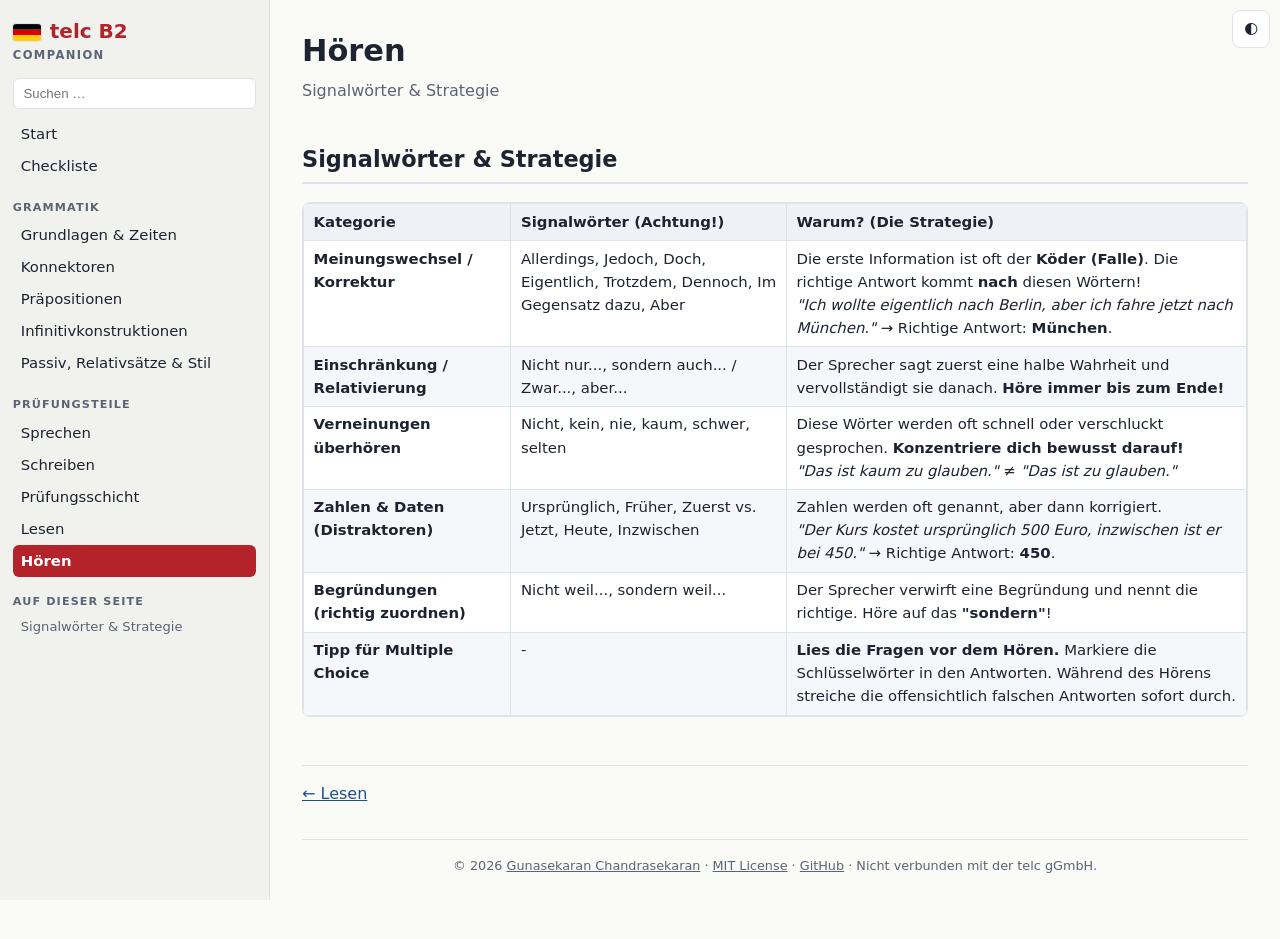
<file: hoeren.html>
<!DOCTYPE html>
<html lang="de">
<head>
<meta charset="utf-8">
<meta name="viewport" content="width=device-width, initial-scale=1">
<title>🇩🇪 Hören · telc Deutsch B2</title>
<link rel="icon" href="data:image/svg+xml,%3Csvg xmlns='http://www.w3.org/2000/svg' viewBox='0 0 5 3'%3E%3Crect width='5' height='1' fill='%23000'/%3E%3Crect y='1' width='5' height='1' fill='%23d00'/%3E%3Crect y='2' width='5' height='1' fill='%23ffce00'/%3E%3C/svg%3E">
<link rel="stylesheet" href="assets/style.css?v=001012a2">
<script>document.documentElement.dataset.theme = localStorage.getItem('telc-b2-theme') || (matchMedia('(prefers-color-scheme: dark)').matches ? 'dark' : 'light');</script>
</head>
<body data-root="">
<button class="menu-btn" id="menu-btn" aria-label="Menü">☰</button>
<a class="mobile-brand" href="index.html"><svg class="flag" viewBox="0 0 5 3" width="28" height="17" role="img" aria-label="Deutschland"><rect width="5" height="1" fill="#000"/><rect y="1" width="5" height="1" fill="#d00"/><rect y="2" width="5" height="1" fill="#ffce00"/></svg>telc B2</a>
<button class="theme-btn" id="theme-btn" aria-label="Dark/Light">◐</button>
<nav class="sidebar" id="sidebar" aria-label="Navigation">
<a class="brand" href="index.html"><svg class="flag" viewBox="0 0 5 3" width="28" height="17" role="img" aria-label="Deutschland"><rect width="5" height="1" fill="#000"/><rect y="1" width="5" height="1" fill="#d00"/><rect y="2" width="5" height="1" fill="#ffce00"/></svg>telc B2<span>Companion</span></a>
<input type="search" id="search" placeholder="Suchen …" autocomplete="off" aria-label="Suche">
<div id="search-results" class="search-results" hidden></div>
<div class="nav-group">
<a href="index.html">Start</a>
<a href="checkliste.html">Checkliste</a>
</div>
<div class="nav-label">Grammatik</div><div class="nav-group">
<a href="grammatik/grundlagen.html">Grundlagen &amp; Zeiten</a>
<a href="grammatik/konnektoren.html">Konnektoren</a>
<a href="grammatik/praepositionen.html">Präpositionen</a>
<a href="grammatik/infinitiv.html">Infinitivkonstruktionen</a>
<a href="grammatik/passiv-relativ-stil.html">Passiv, Relativsätze &amp; Stil</a>
</div><div class="nav-label">Prüfungsteile</div><div class="nav-group">
<a href="sprechen.html">Sprechen</a>
<a href="schreiben.html">Schreiben</a>
<a href="pruefung.html">Prüfungsschicht</a>
<a href="lesen.html">Lesen</a>
<a href="hoeren.html" class="active">Hören</a>
</div>
<div class="nav-label">Auf dieser Seite</div><div class="nav-group toc">
<a href="#signalwoerter-strategie">Signalwörter &amp; Strategie</a>
</div>
</nav>
<main>
<h1>Hören</h1>
<p class="lead">Signalwörter &amp; Strategie</p>
<section id="signalwoerter-strategie"><h2>Signalwörter &amp; Strategie<a class="anchor" href="#signalwoerter-strategie" aria-label="Link">#</a></h2>
<div class="table-wrap"><table>

<thead>
<tr>
<th><strong>Kategorie</strong></th>
<th><strong>Signalwörter (Achtung!)</strong></th>
<th><strong>Warum? (Die Strategie)</strong></th>
</tr>
</thead>
<tbody>
<tr>
<td><strong>Meinungswechsel / Korrektur</strong></td>
<td>Allerdings, Jedoch, Doch, Eigentlich, Trotzdem, Dennoch, Im Gegensatz dazu, Aber</td>
<td>Die erste Information ist oft der <strong>Köder (Falle)</strong>. Die richtige Antwort kommt <strong>nach</strong> diesen Wörtern!<br />
<em>"Ich wollte eigentlich nach Berlin, aber ich fahre jetzt nach München."</em> → Richtige Antwort: <strong>München</strong>.</td>
</tr>
<tr>
<td><strong>Einschränkung / Relativierung</strong></td>
<td>Nicht nur..., sondern auch... / Zwar..., aber...</td>
<td>Der Sprecher sagt zuerst eine halbe Wahrheit und vervollständigt sie danach. <strong>Höre immer bis zum Ende!</strong></td>
</tr>
<tr>
<td><strong>Verneinungen überhören</strong></td>
<td>Nicht, kein, nie, kaum, schwer, selten</td>
<td>Diese Wörter werden oft schnell oder verschluckt gesprochen. <strong>Konzentriere dich bewusst darauf!</strong><br />
<em>"Das ist kaum zu glauben."</em> ≠ <em>"Das ist zu glauben."</em></td>
</tr>
<tr>
<td><strong>Zahlen &amp; Daten (Distraktoren)</strong></td>
<td>Ursprünglich, Früher, Zuerst vs. Jetzt, Heute, Inzwischen</td>
<td>Zahlen werden oft genannt, aber dann korrigiert.<br />
<em>"Der Kurs kostet ursprünglich 500 Euro, inzwischen ist er bei 450."</em> → Richtige Antwort: <strong>450</strong>.</td>
</tr>
<tr>
<td><strong>Begründungen (richtig zuordnen)</strong></td>
<td>Nicht weil..., sondern weil...</td>
<td>Der Sprecher verwirft eine Begründung und nennt die richtige. Höre auf das <strong>"sondern"</strong>!</td>
</tr>
<tr>
<td><strong>Tipp für Multiple Choice</strong></td>
<td>-</td>
<td><strong>Lies die Fragen vor dem Hören.</strong> Markiere die Schlüsselwörter in den Antworten. Während des Hörens streiche die offensichtlich falschen Antworten sofort durch.</td>
</tr>
</tbody>
</table></div>
</section>
<div class="pager"><a href="lesen.html">← Lesen</a></div>
<footer class="site-footer">© 2026 <a href="https://github.com/kalaiguna">Gunasekaran Chandrasekaran</a> · <a href="https://github.com/kalaiguna/deutsch-telc-b2/blob/main/LICENSE">MIT License</a> · <a href="https://github.com/kalaiguna/deutsch-telc-b2">GitHub</a> · Nicht verbunden mit der telc gGmbH.</footer>
</main>
<script src="assets/search-index.js?v=001012a2"></script>
<script src="assets/app.js?v=001012a2"></script>
</body>
</html>
</file>
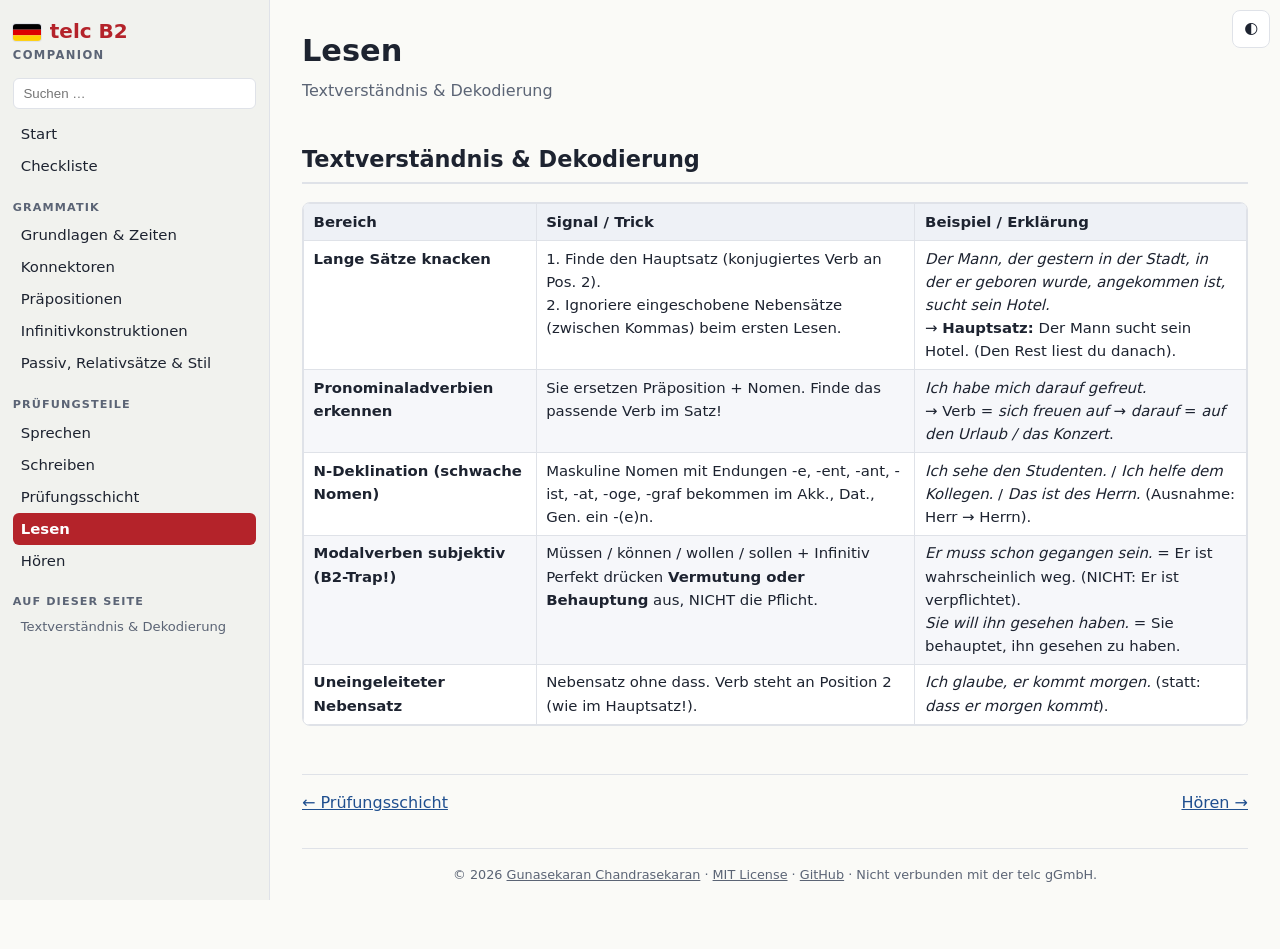
<file: lesen.html>
<!DOCTYPE html>
<html lang="de">
<head>
<meta charset="utf-8">
<meta name="viewport" content="width=device-width, initial-scale=1">
<title>🇩🇪 Lesen · telc Deutsch B2</title>
<link rel="icon" href="data:image/svg+xml,%3Csvg xmlns='http://www.w3.org/2000/svg' viewBox='0 0 5 3'%3E%3Crect width='5' height='1' fill='%23000'/%3E%3Crect y='1' width='5' height='1' fill='%23d00'/%3E%3Crect y='2' width='5' height='1' fill='%23ffce00'/%3E%3C/svg%3E">
<link rel="stylesheet" href="assets/style.css?v=001012a2">
<script>document.documentElement.dataset.theme = localStorage.getItem('telc-b2-theme') || (matchMedia('(prefers-color-scheme: dark)').matches ? 'dark' : 'light');</script>
</head>
<body data-root="">
<button class="menu-btn" id="menu-btn" aria-label="Menü">☰</button>
<a class="mobile-brand" href="index.html"><svg class="flag" viewBox="0 0 5 3" width="28" height="17" role="img" aria-label="Deutschland"><rect width="5" height="1" fill="#000"/><rect y="1" width="5" height="1" fill="#d00"/><rect y="2" width="5" height="1" fill="#ffce00"/></svg>telc B2</a>
<button class="theme-btn" id="theme-btn" aria-label="Dark/Light">◐</button>
<nav class="sidebar" id="sidebar" aria-label="Navigation">
<a class="brand" href="index.html"><svg class="flag" viewBox="0 0 5 3" width="28" height="17" role="img" aria-label="Deutschland"><rect width="5" height="1" fill="#000"/><rect y="1" width="5" height="1" fill="#d00"/><rect y="2" width="5" height="1" fill="#ffce00"/></svg>telc B2<span>Companion</span></a>
<input type="search" id="search" placeholder="Suchen …" autocomplete="off" aria-label="Suche">
<div id="search-results" class="search-results" hidden></div>
<div class="nav-group">
<a href="index.html">Start</a>
<a href="checkliste.html">Checkliste</a>
</div>
<div class="nav-label">Grammatik</div><div class="nav-group">
<a href="grammatik/grundlagen.html">Grundlagen &amp; Zeiten</a>
<a href="grammatik/konnektoren.html">Konnektoren</a>
<a href="grammatik/praepositionen.html">Präpositionen</a>
<a href="grammatik/infinitiv.html">Infinitivkonstruktionen</a>
<a href="grammatik/passiv-relativ-stil.html">Passiv, Relativsätze &amp; Stil</a>
</div><div class="nav-label">Prüfungsteile</div><div class="nav-group">
<a href="sprechen.html">Sprechen</a>
<a href="schreiben.html">Schreiben</a>
<a href="pruefung.html">Prüfungsschicht</a>
<a href="lesen.html" class="active">Lesen</a>
<a href="hoeren.html">Hören</a>
</div>
<div class="nav-label">Auf dieser Seite</div><div class="nav-group toc">
<a href="#textverstaendnis-dekodierung">Textverständnis &amp; Dekodierung</a>
</div>
</nav>
<main>
<h1>Lesen</h1>
<p class="lead">Textverständnis &amp; Dekodierung</p>
<section id="textverstaendnis-dekodierung"><h2>Textverständnis &amp; Dekodierung<a class="anchor" href="#textverstaendnis-dekodierung" aria-label="Link">#</a></h2>
<div class="table-wrap"><table>

<thead>
<tr>
<th><strong>Bereich</strong></th>
<th><strong>Signal / Trick</strong></th>
<th><strong>Beispiel / Erklärung</strong></th>
</tr>
</thead>
<tbody>
<tr>
<td><strong>Lange Sätze knacken</strong></td>
<td>1. Finde den Hauptsatz (konjugiertes Verb an Pos. 2).<br />
2. Ignoriere eingeschobene Nebensätze (zwischen Kommas) beim ersten Lesen.</td>
<td><em>Der Mann, der gestern in der Stadt, in der er geboren wurde, angekommen ist, sucht sein Hotel.</em><br />
→ <strong>Hauptsatz:</strong> Der Mann sucht sein Hotel. (Den Rest liest du danach).</td>
</tr>
<tr>
<td><strong>Pronominaladverbien erkennen</strong></td>
<td>Sie ersetzen Präposition + Nomen. Finde das passende Verb im Satz!</td>
<td><em>Ich habe mich darauf gefreut.</em><br />
→ Verb = <em>sich freuen auf</em> → <em>darauf</em> = <em>auf den Urlaub / das Konzert</em>.</td>
</tr>
<tr>
<td><strong>N-Deklination (schwache Nomen)</strong></td>
<td>Maskuline Nomen mit Endungen -e, -ent, -ant, -ist, -at, -oge, -graf bekommen im Akk., Dat., Gen. ein -(e)n.</td>
<td><em>Ich sehe den Studenten.</em> / <em>Ich helfe dem Kollegen.</em> / <em>Das ist des Herrn.</em> (Ausnahme: Herr → Herrn).</td>
</tr>
<tr>
<td><strong>Modalverben subjektiv (B2-Trap!)</strong></td>
<td>Müssen / können / wollen / sollen + Infinitiv Perfekt drücken <strong>Vermutung oder Behauptung</strong> aus, NICHT die Pflicht.</td>
<td><em>Er muss schon gegangen sein.</em> = Er ist wahrscheinlich weg. (NICHT: Er ist verpflichtet).<br />
<em>Sie will ihn gesehen haben.</em> = Sie behauptet, ihn gesehen zu haben.</td>
</tr>
<tr>
<td><strong>Uneingeleiteter Nebensatz</strong></td>
<td>Nebensatz ohne dass. Verb steht an Position 2 (wie im Hauptsatz!).</td>
<td><em>Ich glaube, er kommt morgen.</em> (statt: <em>dass er morgen kommt</em>).</td>
</tr>
</tbody>
</table></div>
</section>
<div class="pager"><a href="pruefung.html">← Prüfungsschicht</a><a href="hoeren.html">Hören →</a></div>
<footer class="site-footer">© 2026 <a href="https://github.com/kalaiguna">Gunasekaran Chandrasekaran</a> · <a href="https://github.com/kalaiguna/deutsch-telc-b2/blob/main/LICENSE">MIT License</a> · <a href="https://github.com/kalaiguna/deutsch-telc-b2">GitHub</a> · Nicht verbunden mit der telc gGmbH.</footer>
</main>
<script src="assets/search-index.js?v=001012a2"></script>
<script src="assets/app.js?v=001012a2"></script>
</body>
</html>
</file>
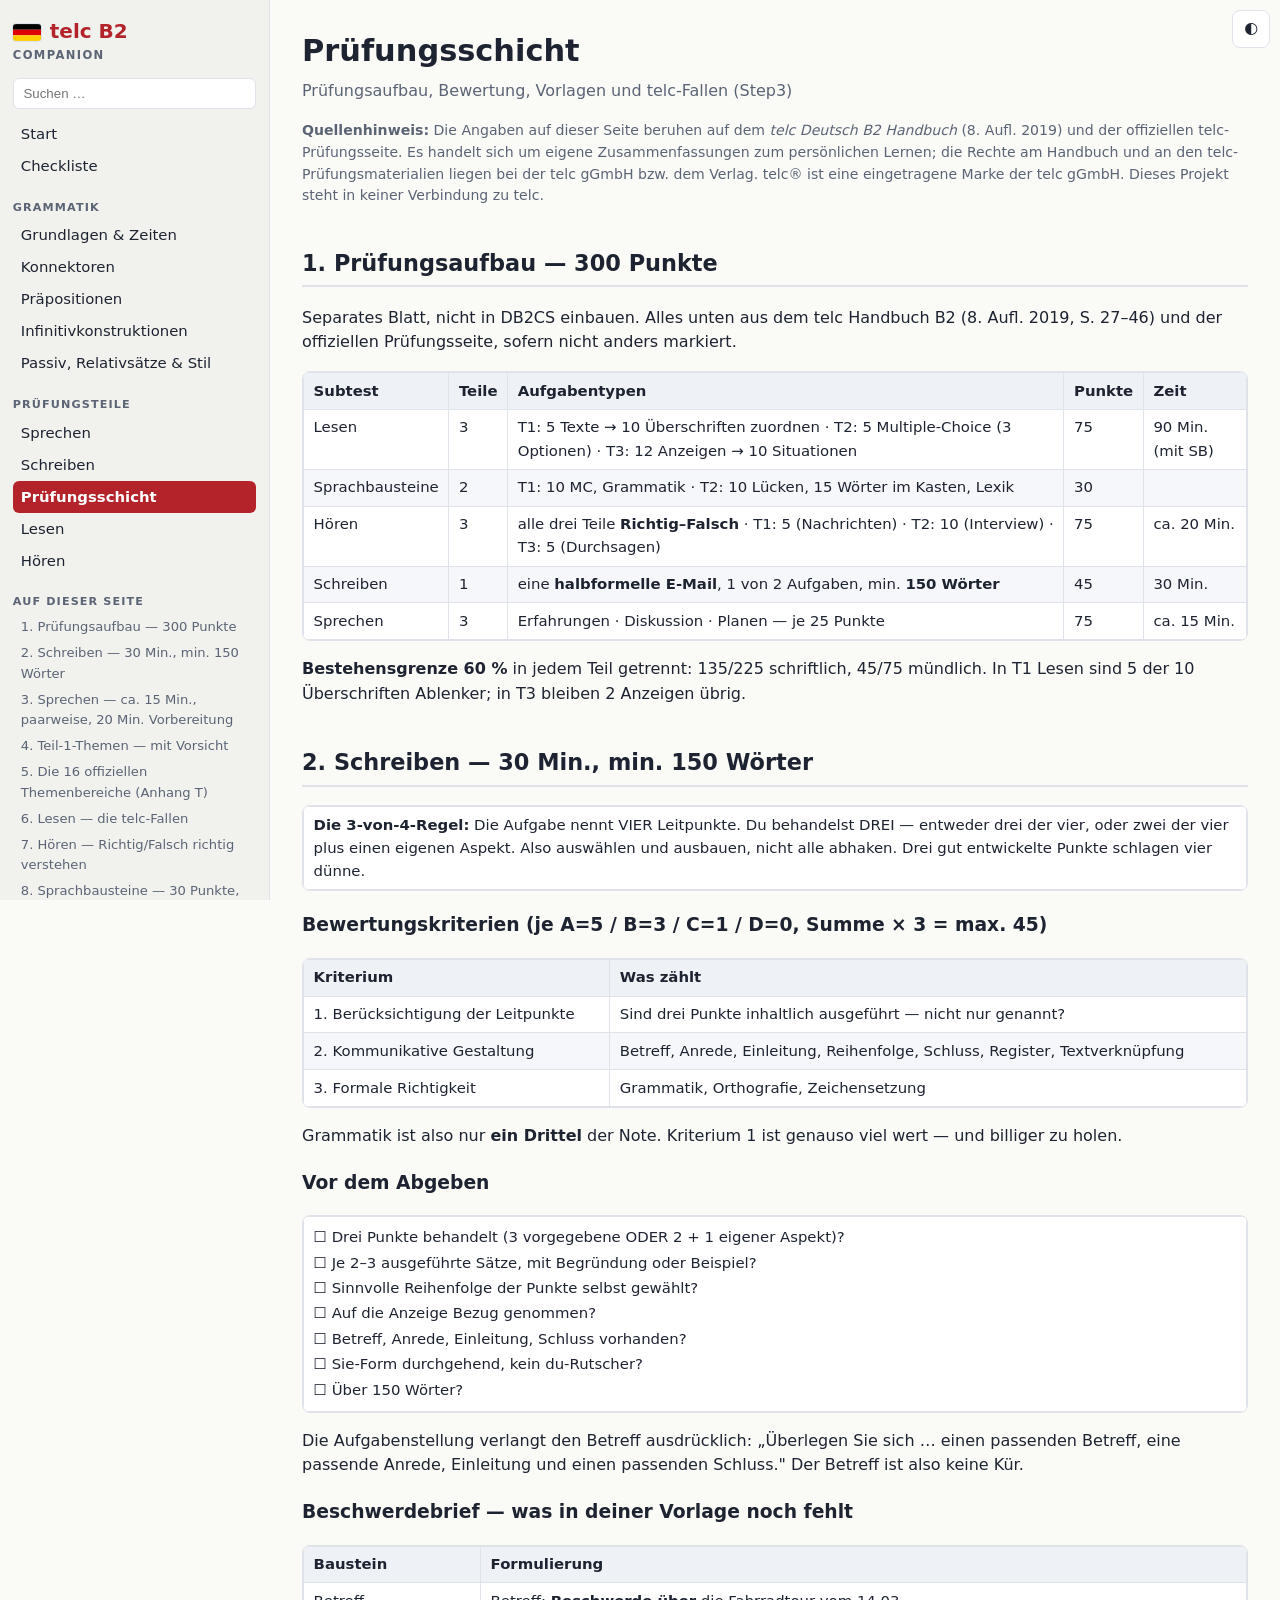
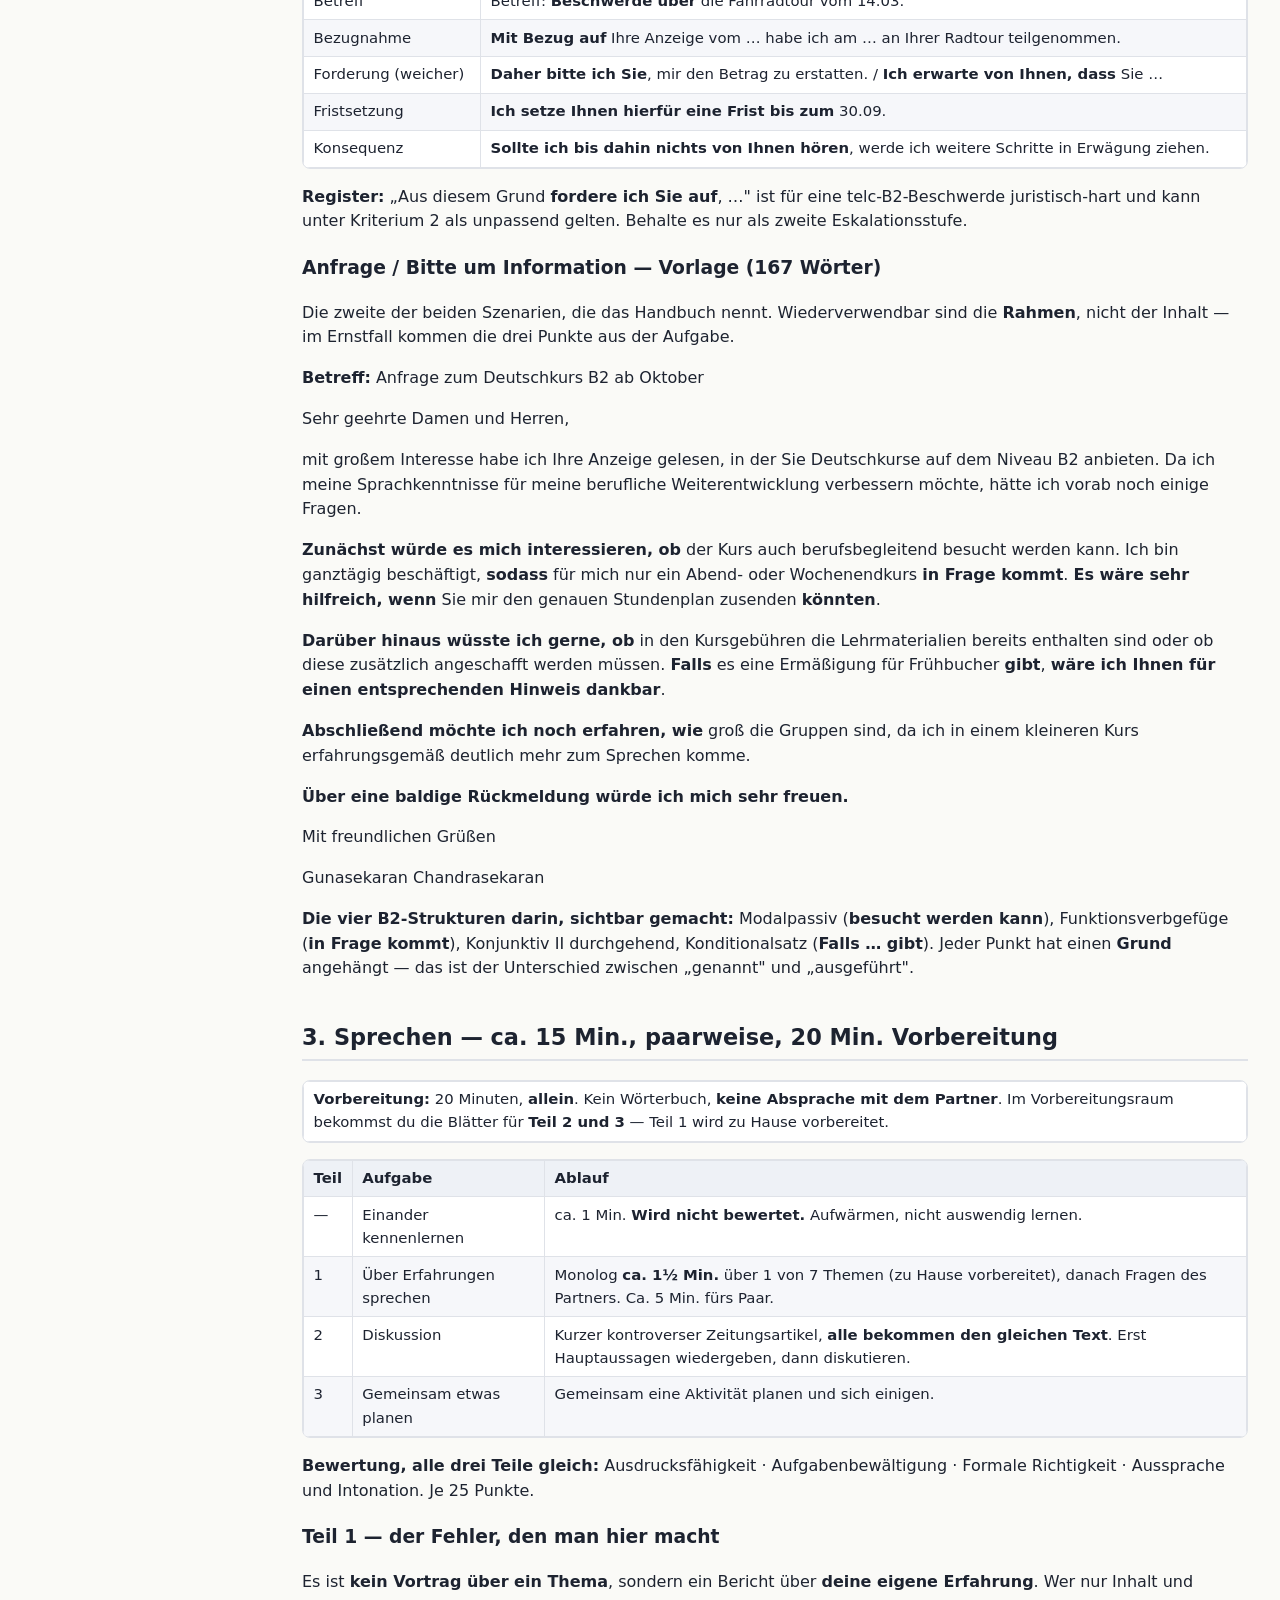
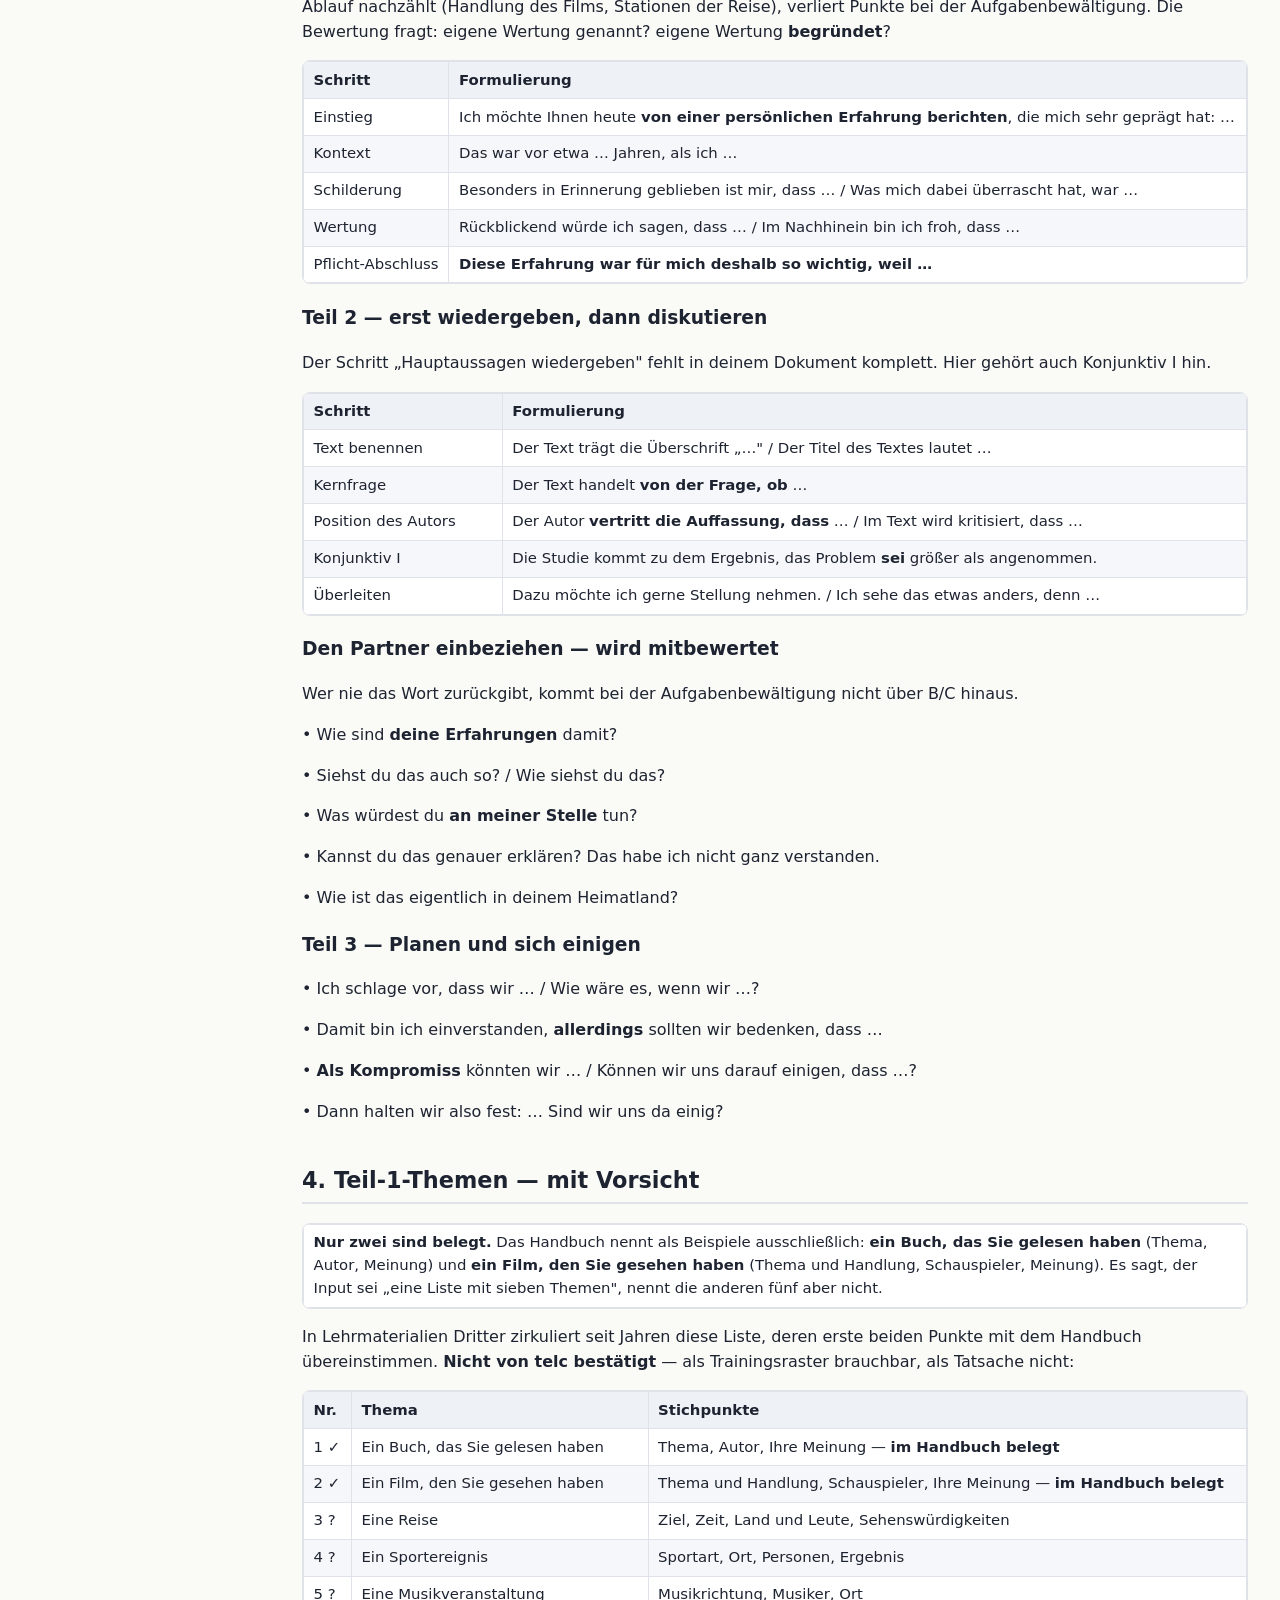
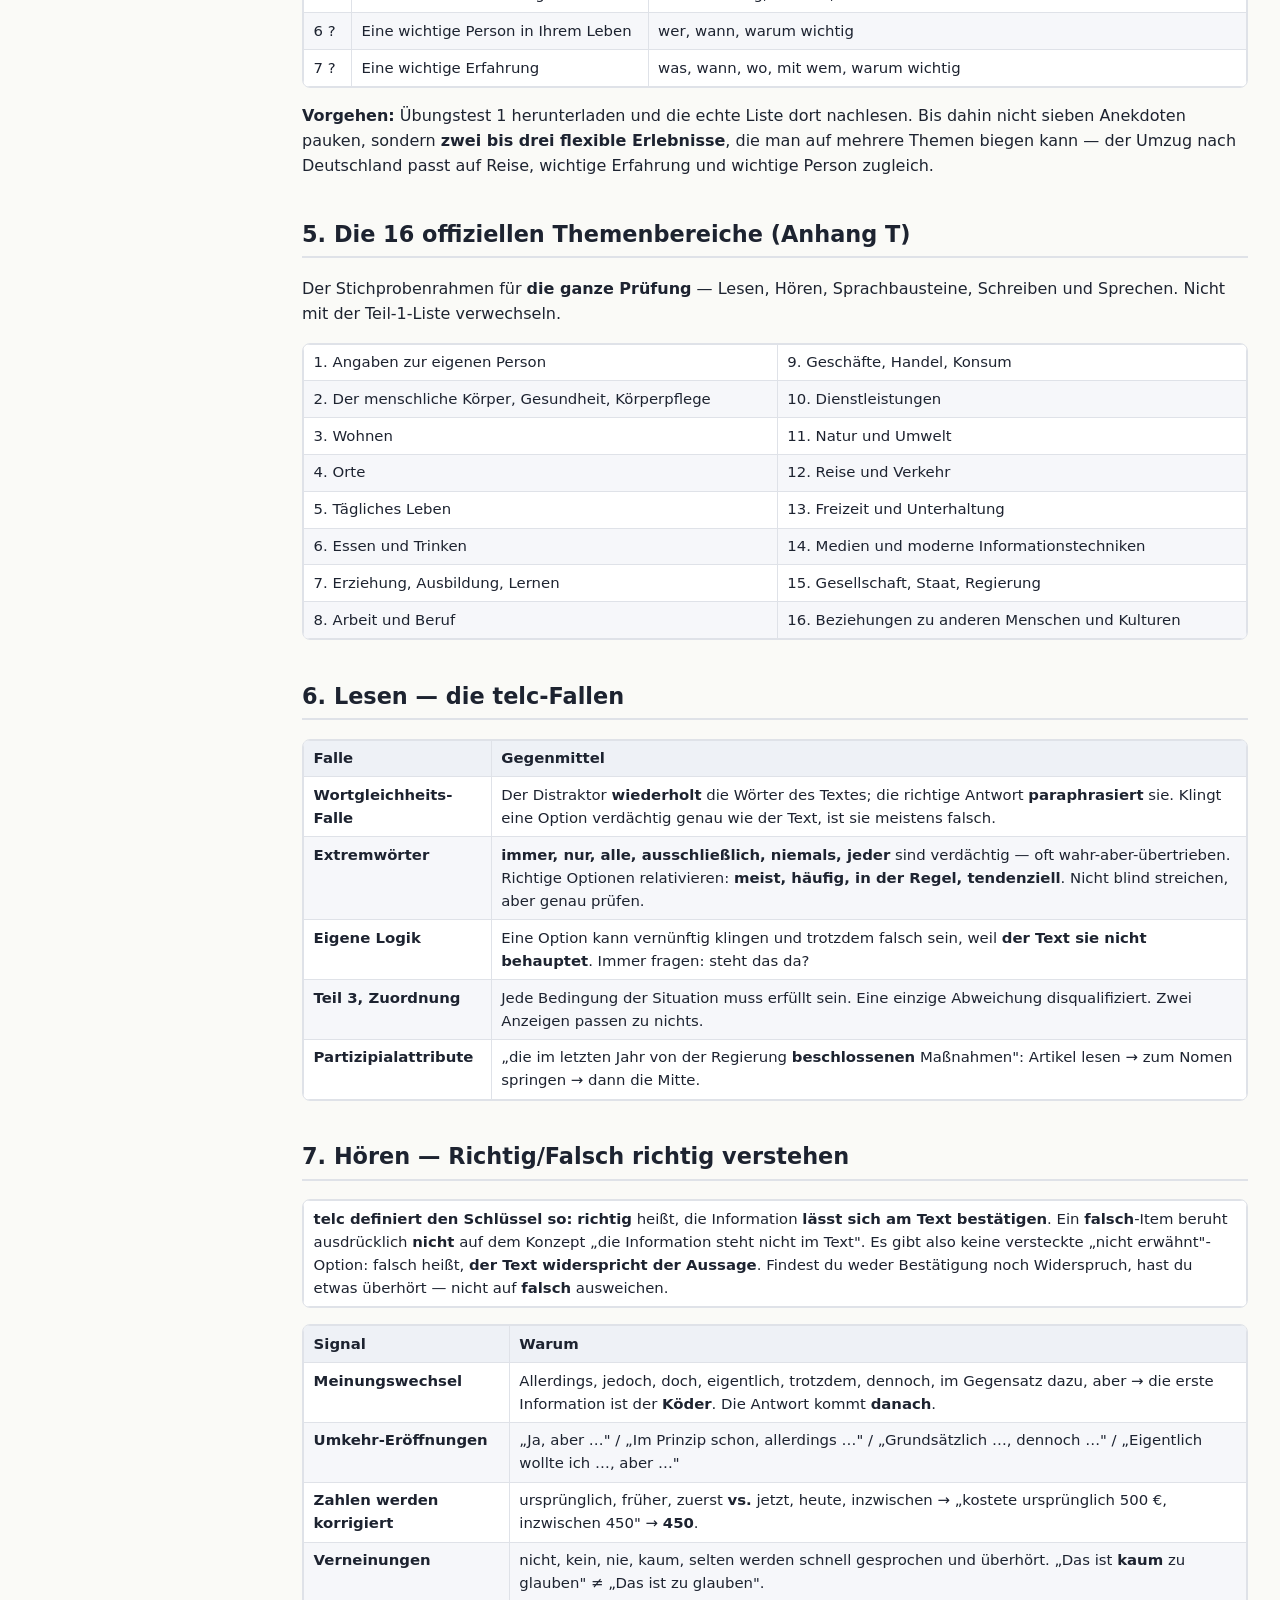
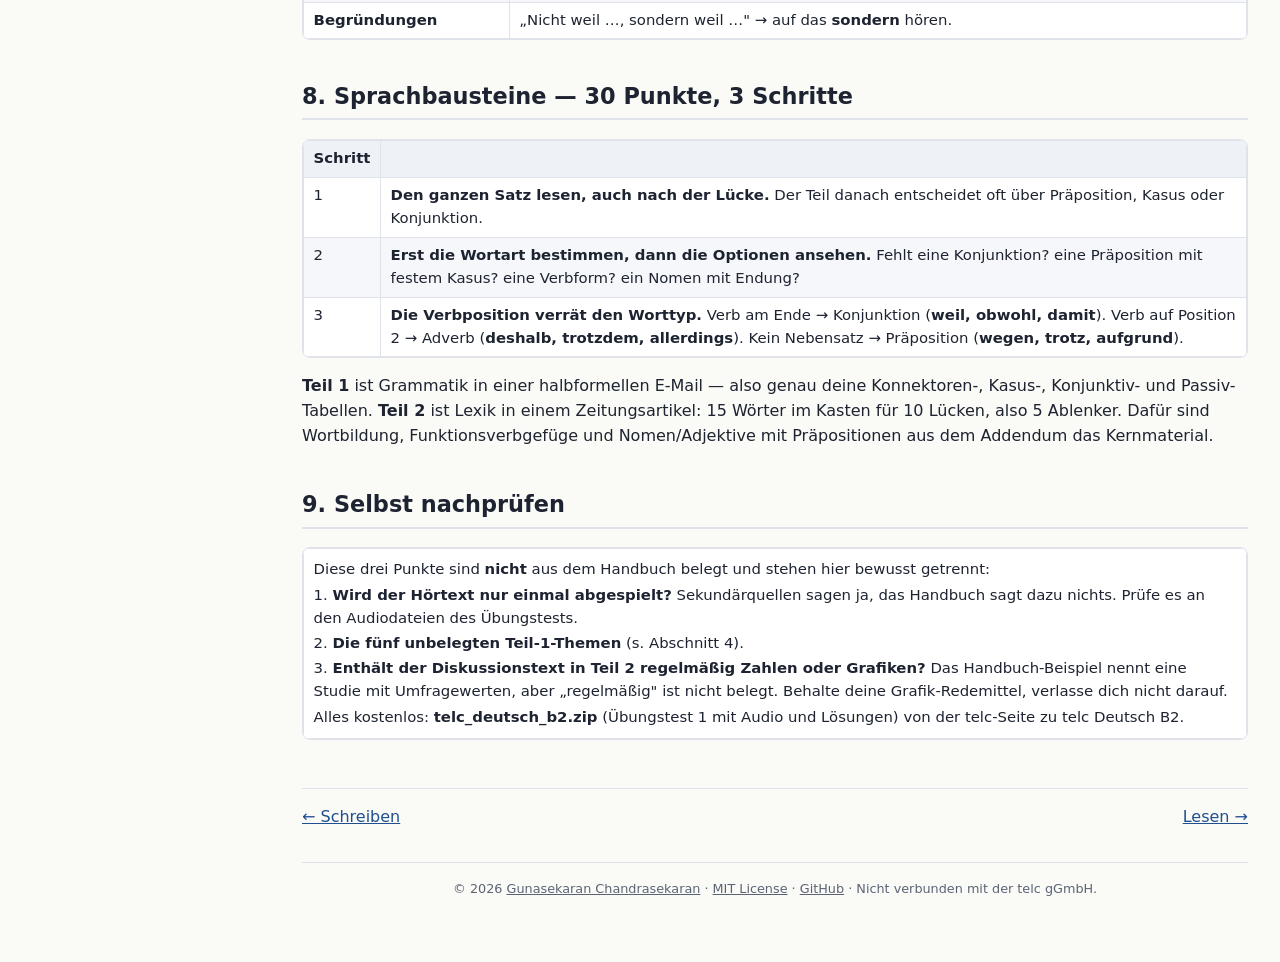
<file: pruefung.html>
<!DOCTYPE html>
<html lang="de">
<head>
<meta charset="utf-8">
<meta name="viewport" content="width=device-width, initial-scale=1">
<title>🇩🇪 Prüfungsschicht · telc Deutsch B2</title>
<link rel="icon" href="data:image/svg+xml,%3Csvg xmlns='http://www.w3.org/2000/svg' viewBox='0 0 5 3'%3E%3Crect width='5' height='1' fill='%23000'/%3E%3Crect y='1' width='5' height='1' fill='%23d00'/%3E%3Crect y='2' width='5' height='1' fill='%23ffce00'/%3E%3C/svg%3E">
<link rel="stylesheet" href="assets/style.css?v=001012a2">
<script>document.documentElement.dataset.theme = localStorage.getItem('telc-b2-theme') || (matchMedia('(prefers-color-scheme: dark)').matches ? 'dark' : 'light');</script>
</head>
<body data-root="">
<button class="menu-btn" id="menu-btn" aria-label="Menü">☰</button>
<a class="mobile-brand" href="index.html"><svg class="flag" viewBox="0 0 5 3" width="28" height="17" role="img" aria-label="Deutschland"><rect width="5" height="1" fill="#000"/><rect y="1" width="5" height="1" fill="#d00"/><rect y="2" width="5" height="1" fill="#ffce00"/></svg>telc B2</a>
<button class="theme-btn" id="theme-btn" aria-label="Dark/Light">◐</button>
<nav class="sidebar" id="sidebar" aria-label="Navigation">
<a class="brand" href="index.html"><svg class="flag" viewBox="0 0 5 3" width="28" height="17" role="img" aria-label="Deutschland"><rect width="5" height="1" fill="#000"/><rect y="1" width="5" height="1" fill="#d00"/><rect y="2" width="5" height="1" fill="#ffce00"/></svg>telc B2<span>Companion</span></a>
<input type="search" id="search" placeholder="Suchen …" autocomplete="off" aria-label="Suche">
<div id="search-results" class="search-results" hidden></div>
<div class="nav-group">
<a href="index.html">Start</a>
<a href="checkliste.html">Checkliste</a>
</div>
<div class="nav-label">Grammatik</div><div class="nav-group">
<a href="grammatik/grundlagen.html">Grundlagen &amp; Zeiten</a>
<a href="grammatik/konnektoren.html">Konnektoren</a>
<a href="grammatik/praepositionen.html">Präpositionen</a>
<a href="grammatik/infinitiv.html">Infinitivkonstruktionen</a>
<a href="grammatik/passiv-relativ-stil.html">Passiv, Relativsätze &amp; Stil</a>
</div><div class="nav-label">Prüfungsteile</div><div class="nav-group">
<a href="sprechen.html">Sprechen</a>
<a href="schreiben.html">Schreiben</a>
<a href="pruefung.html" class="active">Prüfungsschicht</a>
<a href="lesen.html">Lesen</a>
<a href="hoeren.html">Hören</a>
</div>
<div class="nav-label">Auf dieser Seite</div><div class="nav-group toc">
<a href="#pruefungsaufbau-300-punkte">1. Prüfungsaufbau — 300 Punkte</a>
<a href="#schreiben-30-min-min-150-woerter">2. Schreiben — 30 Min., min. 150 Wörter</a>
<a href="#sprechen-ca-15-min-paarweise-20-min-vorbereitung">3. Sprechen — ca. 15 Min., paarweise, 20 Min. Vorbereitung</a>
<a href="#teil-1-themen-mit-vorsicht">4. Teil-1-Themen — mit Vorsicht</a>
<a href="#die-16-offiziellen-themenbereiche-anhang-t">5. Die 16 offiziellen Themenbereiche (Anhang T)</a>
<a href="#lesen-die-telc-fallen">6. Lesen — die telc-Fallen</a>
<a href="#hoeren-richtig-falsch-richtig-verstehen">7. Hören — Richtig/Falsch richtig verstehen</a>
<a href="#sprachbausteine-30-punkte-3-schritte">8. Sprachbausteine — 30 Punkte, 3 Schritte</a>
<a href="#selbst-nachpruefen">9. Selbst nachprüfen</a>
</div>
</nav>
<main>
<h1>Prüfungsschicht</h1>
<p class="lead">Prüfungsaufbau, Bewertung, Vorlagen und telc-Fallen (Step3)</p>
<p class="note"><strong>Quellenhinweis:</strong> Die Angaben auf dieser Seite beruhen auf dem <em>telc Deutsch B2 Handbuch</em> (8. Aufl. 2019) und der offiziellen telc-Prüfungsseite. Es handelt sich um eigene Zusammenfassungen zum persönlichen Lernen; die Rechte am Handbuch und an den telc-Prüfungsmaterialien liegen bei der telc gGmbH bzw. dem Verlag. telc® ist eine eingetragene Marke der telc gGmbH. Dieses Projekt steht in keiner Verbindung zu telc.</p>
<section id="pruefungsaufbau-300-punkte"><h2>1. Prüfungsaufbau — 300 Punkte<a class="anchor" href="#pruefungsaufbau-300-punkte" aria-label="Link">#</a></h2>
<p>Separates Blatt, nicht in DB2CS einbauen. Alles unten aus dem telc Handbuch B2 (8. Aufl. 2019, S. 27–46) und der offiziellen Prüfungsseite, sofern nicht anders markiert.</p>
<div class="table-wrap"><table>

<thead>
<tr>
<th><strong>Subtest</strong></th>
<th><strong>Teile</strong></th>
<th><strong>Aufgabentypen</strong></th>
<th><strong>Punkte</strong></th>
<th><strong>Zeit</strong></th>
</tr>
</thead>
<tbody>
<tr>
<td>Lesen</td>
<td>3</td>
<td>T1: 5 Texte → 10 Überschriften zuordnen · T2: 5 Multiple-Choice (3 Optionen) · T3: 12 Anzeigen → 10 Situationen</td>
<td>75</td>
<td>90 Min. (mit SB)</td>
</tr>
<tr>
<td>Sprachbausteine</td>
<td>2</td>
<td>T1: 10 MC, Grammatik · T2: 10 Lücken, 15 Wörter im Kasten, Lexik</td>
<td>30</td>
<td></td>
</tr>
<tr>
<td>Hören</td>
<td>3</td>
<td>alle drei Teile <strong>Richtig–Falsch</strong> · T1: 5 (Nachrichten) · T2: 10 (Interview) · T3: 5 (Durchsagen)</td>
<td>75</td>
<td>ca. 20 Min.</td>
</tr>
<tr>
<td>Schreiben</td>
<td>1</td>
<td>eine <strong>halbformelle E-Mail</strong>, 1 von 2 Aufgaben, min. <strong>150 Wörter</strong></td>
<td>45</td>
<td>30 Min.</td>
</tr>
<tr>
<td>Sprechen</td>
<td>3</td>
<td>Erfahrungen · Diskussion · Planen — je 25 Punkte</td>
<td>75</td>
<td>ca. 15 Min.</td>
</tr>
</tbody>
</table></div>
<p><strong>Bestehensgrenze 60 %</strong> in jedem Teil getrennt: 135/225 schriftlich, 45/75 mündlich. In T1 Lesen sind 5 der 10 Überschriften Ablenker; in T3 bleiben 2 Anzeigen übrig.</p>
</section>
<section id="schreiben-30-min-min-150-woerter"><h2>2. Schreiben — 30 Min., min. 150 Wörter<a class="anchor" href="#schreiben-30-min-min-150-woerter" aria-label="Link">#</a></h2>
<div class="table-wrap"><table>

<tbody>
<tr>
<td><strong>Die 3-von-4-Regel:</strong> Die Aufgabe nennt VIER Leitpunkte. Du behandelst DREI — entweder drei der vier, oder zwei der vier plus einen eigenen Aspekt. Also auswählen und ausbauen, nicht alle abhaken. Drei gut entwickelte Punkte schlagen vier dünne.</td>
</tr>
</tbody>
</table></div>
<h3 id="bewertungskriterien-je-a-5-b-3-c-1-d-0-summe-3-max-45">Bewertungskriterien (je A=5 / B=3 / C=1 / D=0, Summe × 3 = max. 45)</h3>
<div class="table-wrap"><table>

<thead>
<tr>
<th><strong>Kriterium</strong></th>
<th><strong>Was zählt</strong></th>
</tr>
</thead>
<tbody>
<tr>
<td>1. Berücksichtigung der Leitpunkte</td>
<td>Sind drei Punkte inhaltlich ausgeführt — nicht nur genannt?</td>
</tr>
<tr>
<td>2. Kommunikative Gestaltung</td>
<td>Betreff, Anrede, Einleitung, Reihenfolge, Schluss, Register, Textverknüpfung</td>
</tr>
<tr>
<td>3. Formale Richtigkeit</td>
<td>Grammatik, Orthografie, Zeichensetzung</td>
</tr>
</tbody>
</table></div>
<p>Grammatik ist also nur <strong>ein Drittel</strong> der Note. Kriterium 1 ist genauso viel wert — und billiger zu holen.</p>
<h3 id="vor-dem-abgeben">Vor dem Abgeben</h3>
<div class="table-wrap"><table>

<tbody>
<tr>
<td><p>☐ Drei Punkte behandelt (3 vorgegebene ODER 2 + 1 eigener Aspekt)?</p>
<p>☐ Je 2–3 ausgeführte Sätze, mit Begründung oder Beispiel?</p>
<p>☐ Sinnvolle Reihenfolge der Punkte selbst gewählt?</p>
<p>☐ Auf die Anzeige Bezug genommen?</p>
<p>☐ Betreff, Anrede, Einleitung, Schluss vorhanden?</p>
<p>☐ Sie-Form durchgehend, kein du-Rutscher?</p>
<p>☐ Über 150 Wörter?</p></td>
</tr>
</tbody>
</table></div>
<p>Die Aufgabenstellung verlangt den Betreff ausdrücklich: „Überlegen Sie sich … einen passenden Betreff, eine passende Anrede, Einleitung und einen passenden Schluss." Der Betreff ist also keine Kür.</p>
<h3 id="beschwerdebrief-was-in-deiner-vorlage-noch-fehlt">Beschwerdebrief — was in deiner Vorlage noch fehlt</h3>
<div class="table-wrap"><table>

<thead>
<tr>
<th><strong>Baustein</strong></th>
<th><strong>Formulierung</strong></th>
</tr>
</thead>
<tbody>
<tr>
<td>Betreff</td>
<td>Betreff: <strong>Beschwerde über</strong> die Fahrradtour vom 14.03.</td>
</tr>
<tr>
<td>Bezugnahme</td>
<td><strong>Mit Bezug auf</strong> Ihre Anzeige vom … habe ich am … an Ihrer Radtour teilgenommen.</td>
</tr>
<tr>
<td>Forderung (weicher)</td>
<td><strong>Daher bitte ich Sie</strong>, mir den Betrag zu erstatten. / <strong>Ich erwarte von Ihnen, dass</strong> Sie …</td>
</tr>
<tr>
<td>Fristsetzung</td>
<td><strong>Ich setze Ihnen hierfür eine Frist bis zum</strong> 30.09.</td>
</tr>
<tr>
<td>Konsequenz</td>
<td><strong>Sollte ich bis dahin nichts von Ihnen hören</strong>, werde ich weitere Schritte in Erwägung ziehen.</td>
</tr>
</tbody>
</table></div>
<p><strong>Register:</strong> „Aus diesem Grund <strong>fordere ich Sie auf</strong>, …" ist für eine telc-B2-Beschwerde juristisch-hart und kann unter Kriterium 2 als unpassend gelten. Behalte es nur als zweite Eskalationsstufe.</p>
<h3 id="anfrage-bitte-um-information-vorlage-167-woerter">Anfrage / Bitte um Information — Vorlage (167 Wörter)</h3>
<p>Die zweite der beiden Szenarien, die das Handbuch nennt. Wiederverwendbar sind die <strong>Rahmen</strong>, nicht der Inhalt — im Ernstfall kommen die drei Punkte aus der Aufgabe.</p>

<p><strong>Betreff:</strong> Anfrage zum Deutschkurs B2 ab Oktober</p>
<p>Sehr geehrte Damen und Herren,</p>
<p>mit großem Interesse habe ich Ihre Anzeige gelesen, in der Sie Deutschkurse auf dem Niveau B2 anbieten. Da ich meine Sprachkenntnisse für meine berufliche Weiterentwicklung verbessern möchte, hätte ich vorab noch einige Fragen.</p>
<p><strong>Zunächst würde es mich interessieren, ob</strong> der Kurs auch berufsbegleitend besucht werden kann. Ich bin ganztägig beschäftigt, <strong>sodass</strong> für mich nur ein Abend- oder Wochenendkurs <strong>in Frage kommt</strong>. <strong>Es wäre sehr hilfreich, wenn</strong> Sie mir den genauen Stundenplan zusenden <strong>könnten</strong>.</p>
<p><strong>Darüber hinaus wüsste ich gerne, ob</strong> in den Kursgebühren die Lehrmaterialien bereits enthalten sind oder ob diese zusätzlich angeschafft werden müssen. <strong>Falls</strong> es eine Ermäßigung für Frühbucher <strong>gibt</strong>, <strong>wäre ich Ihnen für einen entsprechenden Hinweis dankbar</strong>.</p>
<p><strong>Abschließend möchte ich noch erfahren, wie</strong> groß die Gruppen sind, da ich in einem kleineren Kurs erfahrungsgemäß deutlich mehr zum Sprechen komme.</p>
<p><strong>Über eine baldige Rückmeldung würde ich mich sehr freuen.</strong></p>
<p>Mit freundlichen Grüßen</p>
<p>Gunasekaran Chandrasekaran</p>

<p><strong>Die vier B2-Strukturen darin, sichtbar gemacht:</strong> Modalpassiv (<strong>besucht werden kann</strong>), Funktionsverbgefüge (<strong>in Frage kommt</strong>), Konjunktiv II durchgehend, Konditionalsatz (<strong>Falls … gibt</strong>). Jeder Punkt hat einen <strong>Grund</strong> angehängt — das ist der Unterschied zwischen „genannt" und „ausgeführt".</p>
</section>
<section id="sprechen-ca-15-min-paarweise-20-min-vorbereitung"><h2>3. Sprechen — ca. 15 Min., paarweise, 20 Min. Vorbereitung<a class="anchor" href="#sprechen-ca-15-min-paarweise-20-min-vorbereitung" aria-label="Link">#</a></h2>
<div class="table-wrap"><table>

<tbody>
<tr>
<td><strong>Vorbereitung:</strong> 20 Minuten, <strong>allein</strong>. Kein Wörterbuch, <strong>keine Absprache mit dem Partner</strong>. Im Vorbereitungsraum bekommst du die Blätter für <strong>Teil 2 und 3</strong> — Teil 1 wird zu Hause vorbereitet.</td>
</tr>
</tbody>
</table></div>
<div class="table-wrap"><table>

<thead>
<tr>
<th><strong>Teil</strong></th>
<th><strong>Aufgabe</strong></th>
<th><strong>Ablauf</strong></th>
</tr>
</thead>
<tbody>
<tr>
<td>—</td>
<td>Einander kennenlernen</td>
<td>ca. 1 Min. <strong>Wird nicht bewertet.</strong> Aufwärmen, nicht auswendig lernen.</td>
</tr>
<tr>
<td>1</td>
<td>Über Erfahrungen sprechen</td>
<td>Monolog <strong>ca. 1½ Min.</strong> über 1 von 7 Themen (zu Hause vorbereitet), danach Fragen des Partners. Ca. 5 Min. fürs Paar.</td>
</tr>
<tr>
<td>2</td>
<td>Diskussion</td>
<td>Kurzer kontroverser Zeitungsartikel, <strong>alle bekommen den gleichen Text</strong>. Erst Hauptaussagen wiedergeben, dann diskutieren.</td>
</tr>
<tr>
<td>3</td>
<td>Gemeinsam etwas planen</td>
<td>Gemeinsam eine Aktivität planen und sich einigen.</td>
</tr>
</tbody>
</table></div>
<p><strong>Bewertung, alle drei Teile gleich:</strong> Ausdrucksfähigkeit · Aufgabenbewältigung · Formale Richtigkeit · Aussprache und Intonation. Je 25 Punkte.</p>
<h3 id="teil-1-der-fehler-den-man-hier-macht">Teil 1 — der Fehler, den man hier macht</h3>
<p>Es ist <strong>kein Vortrag über ein Thema</strong>, sondern ein Bericht über <strong>deine eigene Erfahrung</strong>. Wer nur Inhalt und Ablauf nachzählt (Handlung des Films, Stationen der Reise), verliert Punkte bei der Aufgabenbewältigung. Die Bewertung fragt: eigene Wertung genannt? eigene Wertung <strong>begründet</strong>?</p>
<div class="table-wrap"><table>

<thead>
<tr>
<th><strong>Schritt</strong></th>
<th><strong>Formulierung</strong></th>
</tr>
</thead>
<tbody>
<tr>
<td>Einstieg</td>
<td>Ich möchte Ihnen heute <strong>von einer persönlichen Erfahrung berichten</strong>, die mich sehr geprägt hat: …</td>
</tr>
<tr>
<td>Kontext</td>
<td>Das war vor etwa … Jahren, als ich …</td>
</tr>
<tr>
<td>Schilderung</td>
<td>Besonders in Erinnerung geblieben ist mir, dass … / Was mich dabei überrascht hat, war …</td>
</tr>
<tr>
<td>Wertung</td>
<td>Rückblickend würde ich sagen, dass … / Im Nachhinein bin ich froh, dass …</td>
</tr>
<tr>
<td>Pflicht-Abschluss</td>
<td><strong>Diese Erfahrung war für mich deshalb so wichtig, weil …</strong></td>
</tr>
</tbody>
</table></div>
<h3 id="teil-2-erst-wiedergeben-dann-diskutieren">Teil 2 — erst wiedergeben, dann diskutieren</h3>
<p>Der Schritt „Hauptaussagen wiedergeben" fehlt in deinem Dokument komplett. Hier gehört auch Konjunktiv I hin.</p>
<div class="table-wrap"><table>

<thead>
<tr>
<th><strong>Schritt</strong></th>
<th><strong>Formulierung</strong></th>
</tr>
</thead>
<tbody>
<tr>
<td>Text benennen</td>
<td>Der Text trägt die Überschrift „…" / Der Titel des Textes lautet …</td>
</tr>
<tr>
<td>Kernfrage</td>
<td>Der Text handelt <strong>von der Frage, ob</strong> …</td>
</tr>
<tr>
<td>Position des Autors</td>
<td>Der Autor <strong>vertritt die Auffassung, dass</strong> … / Im Text wird kritisiert, dass …</td>
</tr>
<tr>
<td>Konjunktiv I</td>
<td>Die Studie kommt zu dem Ergebnis, das Problem <strong>sei</strong> größer als angenommen.</td>
</tr>
<tr>
<td>Überleiten</td>
<td>Dazu möchte ich gerne Stellung nehmen. / Ich sehe das etwas anders, denn …</td>
</tr>
</tbody>
</table></div>
<h3 id="den-partner-einbeziehen-wird-mitbewertet">Den Partner einbeziehen — wird mitbewertet</h3>
<p>Wer nie das Wort zurückgibt, kommt bei der Aufgabenbewältigung nicht über B/C hinaus.</p>

<p>• Wie sind <strong>deine Erfahrungen</strong> damit?</p>
<p>• Siehst du das auch so? / Wie siehst du das?</p>
<p>• Was würdest du <strong>an meiner Stelle</strong> tun?</p>
<p>• Kannst du das genauer erklären? Das habe ich nicht ganz verstanden.</p>
<p>• Wie ist das eigentlich in deinem Heimatland?</p>

<h3 id="teil-3-planen-und-sich-einigen">Teil 3 — Planen und sich einigen</h3>

<p>• Ich schlage vor, dass wir … / Wie wäre es, wenn wir …?</p>
<p>• Damit bin ich einverstanden, <strong>allerdings</strong> sollten wir bedenken, dass …</p>
<p>• <strong>Als Kompromiss</strong> könnten wir … / Können wir uns darauf einigen, dass …?</p>
<p>• Dann halten wir also fest: … Sind wir uns da einig?</p>
</section>
<section id="teil-1-themen-mit-vorsicht"><h2>4. Teil-1-Themen — mit Vorsicht<a class="anchor" href="#teil-1-themen-mit-vorsicht" aria-label="Link">#</a></h2>
<div class="table-wrap"><table>

<tbody>
<tr>
<td><strong>Nur zwei sind belegt.</strong> Das Handbuch nennt als Beispiele ausschließlich: <strong>ein Buch, das Sie gelesen haben</strong> (Thema, Autor, Meinung) und <strong>ein Film, den Sie gesehen haben</strong> (Thema und Handlung, Schauspieler, Meinung). Es sagt, der Input sei „eine Liste mit sieben Themen", nennt die anderen fünf aber nicht.</td>
</tr>
</tbody>
</table></div>
<p>In Lehrmaterialien Dritter zirkuliert seit Jahren diese Liste, deren erste beiden Punkte mit dem Handbuch übereinstimmen. <strong>Nicht von telc bestätigt</strong> — als Trainingsraster brauchbar, als Tatsache nicht:</p>
<div class="table-wrap"><table>

<thead>
<tr>
<th><strong>Nr.</strong></th>
<th><strong>Thema</strong></th>
<th><strong>Stichpunkte</strong></th>
</tr>
</thead>
<tbody>
<tr>
<td>1 ✓</td>
<td>Ein Buch, das Sie gelesen haben</td>
<td>Thema, Autor, Ihre Meinung — <strong>im Handbuch belegt</strong></td>
</tr>
<tr>
<td>2 ✓</td>
<td>Ein Film, den Sie gesehen haben</td>
<td>Thema und Handlung, Schauspieler, Ihre Meinung — <strong>im Handbuch belegt</strong></td>
</tr>
<tr>
<td>3 ?</td>
<td>Eine Reise</td>
<td>Ziel, Zeit, Land und Leute, Sehenswürdigkeiten</td>
</tr>
<tr>
<td>4 ?</td>
<td>Ein Sportereignis</td>
<td>Sportart, Ort, Personen, Ergebnis</td>
</tr>
<tr>
<td>5 ?</td>
<td>Eine Musikveranstaltung</td>
<td>Musikrichtung, Musiker, Ort</td>
</tr>
<tr>
<td>6 ?</td>
<td>Eine wichtige Person in Ihrem Leben</td>
<td>wer, wann, warum wichtig</td>
</tr>
<tr>
<td>7 ?</td>
<td>Eine wichtige Erfahrung</td>
<td>was, wann, wo, mit wem, warum wichtig</td>
</tr>
</tbody>
</table></div>
<p><strong>Vorgehen:</strong> Übungstest 1 herunterladen und die echte Liste dort nachlesen. Bis dahin nicht sieben Anekdoten pauken, sondern <strong>zwei bis drei flexible Erlebnisse</strong>, die man auf mehrere Themen biegen kann — der Umzug nach Deutschland passt auf Reise, wichtige Erfahrung und wichtige Person zugleich.</p>
</section>
<section id="die-16-offiziellen-themenbereiche-anhang-t"><h2>5. Die 16 offiziellen Themenbereiche (Anhang T)<a class="anchor" href="#die-16-offiziellen-themenbereiche-anhang-t" aria-label="Link">#</a></h2>
<p>Der Stichprobenrahmen für <strong>die ganze Prüfung</strong> — Lesen, Hören, Sprachbausteine, Schreiben und Sprechen. Nicht mit der Teil-1-Liste verwechseln.</p>
<div class="table-wrap"><table>

<tbody>
<tr>
<td>1. Angaben zur eigenen Person</td>
<td>9. Geschäfte, Handel, Konsum</td>
</tr>
<tr>
<td>2. Der menschliche Körper, Gesundheit, Körperpflege</td>
<td>10. Dienstleistungen</td>
</tr>
<tr>
<td>3. Wohnen</td>
<td>11. Natur und Umwelt</td>
</tr>
<tr>
<td>4. Orte</td>
<td>12. Reise und Verkehr</td>
</tr>
<tr>
<td>5. Tägliches Leben</td>
<td>13. Freizeit und Unterhaltung</td>
</tr>
<tr>
<td>6. Essen und Trinken</td>
<td>14. Medien und moderne Informationstechniken</td>
</tr>
<tr>
<td>7. Erziehung, Ausbildung, Lernen</td>
<td>15. Gesellschaft, Staat, Regierung</td>
</tr>
<tr>
<td>8. Arbeit und Beruf</td>
<td>16. Beziehungen zu anderen Menschen und Kulturen</td>
</tr>
</tbody>
</table></div>
</section>
<section id="lesen-die-telc-fallen"><h2>6. Lesen — die telc-Fallen<a class="anchor" href="#lesen-die-telc-fallen" aria-label="Link">#</a></h2>
<div class="table-wrap"><table>

<thead>
<tr>
<th><strong>Falle</strong></th>
<th><strong>Gegenmittel</strong></th>
</tr>
</thead>
<tbody>
<tr>
<td><strong>Wortgleichheits-Falle</strong></td>
<td>Der Distraktor <strong>wiederholt</strong> die Wörter des Textes; die richtige Antwort <strong>paraphrasiert</strong> sie. Klingt eine Option verdächtig genau wie der Text, ist sie meistens falsch.</td>
</tr>
<tr>
<td><strong>Extremwörter</strong></td>
<td><strong>immer, nur, alle, ausschließlich, niemals, jeder</strong> sind verdächtig — oft wahr-aber-übertrieben. Richtige Optionen relativieren: <strong>meist, häufig, in der Regel, tendenziell</strong>. Nicht blind streichen, aber genau prüfen.</td>
</tr>
<tr>
<td><strong>Eigene Logik</strong></td>
<td>Eine Option kann vernünftig klingen und trotzdem falsch sein, weil <strong>der Text sie nicht behauptet</strong>. Immer fragen: steht das da?</td>
</tr>
<tr>
<td><strong>Teil 3, Zuordnung</strong></td>
<td>Jede Bedingung der Situation muss erfüllt sein. Eine einzige Abweichung disqualifiziert. Zwei Anzeigen passen zu nichts.</td>
</tr>
<tr>
<td><strong>Partizipialattribute</strong></td>
<td>„die im letzten Jahr von der Regierung <strong>beschlossenen</strong> Maßnahmen": Artikel lesen → zum Nomen springen → dann die Mitte.</td>
</tr>
</tbody>
</table></div>
</section>
<section id="hoeren-richtig-falsch-richtig-verstehen"><h2>7. Hören — Richtig/Falsch richtig verstehen<a class="anchor" href="#hoeren-richtig-falsch-richtig-verstehen" aria-label="Link">#</a></h2>
<div class="table-wrap"><table>

<tbody>
<tr>
<td><strong>telc definiert den Schlüssel so:</strong> <strong>richtig</strong> heißt, die Information <strong>lässt sich am Text bestätigen</strong>. Ein <strong>falsch</strong>-Item beruht ausdrücklich <strong>nicht</strong> auf dem Konzept „die Information steht nicht im Text". Es gibt also keine versteckte „nicht erwähnt"-Option: falsch heißt, <strong>der Text widerspricht der Aussage</strong>. Findest du weder Bestätigung noch Widerspruch, hast du etwas überhört — nicht auf <strong>falsch</strong> ausweichen.</td>
</tr>
</tbody>
</table></div>
<div class="table-wrap"><table>

<thead>
<tr>
<th><strong>Signal</strong></th>
<th><strong>Warum</strong></th>
</tr>
</thead>
<tbody>
<tr>
<td><strong>Meinungswechsel</strong></td>
<td>Allerdings, jedoch, doch, eigentlich, trotzdem, dennoch, im Gegensatz dazu, aber → die erste Information ist der <strong>Köder</strong>. Die Antwort kommt <strong>danach</strong>.</td>
</tr>
<tr>
<td><strong>Umkehr-Eröffnungen</strong></td>
<td>„Ja, aber …" / „Im Prinzip schon, allerdings …" / „Grundsätzlich …, dennoch …" / „Eigentlich wollte ich …, aber …"</td>
</tr>
<tr>
<td><strong>Zahlen werden korrigiert</strong></td>
<td>ursprünglich, früher, zuerst <strong>vs.</strong> jetzt, heute, inzwischen → „kostete ursprünglich 500 €, inzwischen 450" → <strong>450</strong>.</td>
</tr>
<tr>
<td><strong>Verneinungen</strong></td>
<td>nicht, kein, nie, kaum, selten werden schnell gesprochen und überhört. „Das ist <strong>kaum</strong> zu glauben" ≠ „Das ist zu glauben".</td>
</tr>
<tr>
<td><strong>Begründungen</strong></td>
<td>„Nicht weil …, sondern weil …" → auf das <strong>sondern</strong> hören.</td>
</tr>
</tbody>
</table></div>
</section>
<section id="sprachbausteine-30-punkte-3-schritte"><h2>8. Sprachbausteine — 30 Punkte, 3 Schritte<a class="anchor" href="#sprachbausteine-30-punkte-3-schritte" aria-label="Link">#</a></h2>
<div class="table-wrap"><table>

<thead>
<tr>
<th><strong>Schritt</strong></th>
<th></th>
</tr>
</thead>
<tbody>
<tr>
<td>1</td>
<td><strong>Den ganzen Satz lesen, auch nach der Lücke.</strong> Der Teil danach entscheidet oft über Präposition, Kasus oder Konjunktion.</td>
</tr>
<tr>
<td>2</td>
<td><strong>Erst die Wortart bestimmen, dann die Optionen ansehen.</strong> Fehlt eine Konjunktion? eine Präposition mit festem Kasus? eine Verbform? ein Nomen mit Endung?</td>
</tr>
<tr>
<td>3</td>
<td><strong>Die Verbposition verrät den Worttyp.</strong> Verb am Ende → Konjunktion (<strong>weil, obwohl, damit</strong>). Verb auf Position 2 → Adverb (<strong>deshalb, trotzdem, allerdings</strong>). Kein Nebensatz → Präposition (<strong>wegen, trotz, aufgrund</strong>).</td>
</tr>
</tbody>
</table></div>
<p><strong>Teil 1</strong> ist Grammatik in einer halbformellen E-Mail — also genau deine Konnektoren-, Kasus-, Konjunktiv- und Passiv-Tabellen. <strong>Teil 2</strong> ist Lexik in einem Zeitungsartikel: 15 Wörter im Kasten für 10 Lücken, also 5 Ablenker. Dafür sind Wortbildung, Funktionsverbgefüge und Nomen/Adjektive mit Präpositionen aus dem Addendum das Kernmaterial.</p>
</section>
<section id="selbst-nachpruefen"><h2>9. Selbst nachprüfen<a class="anchor" href="#selbst-nachpruefen" aria-label="Link">#</a></h2>
<div class="table-wrap"><table>

<tbody>
<tr>
<td><p>Diese drei Punkte sind <strong>nicht</strong> aus dem Handbuch belegt und stehen hier bewusst getrennt:</p>
<p>1. <strong>Wird der Hörtext nur einmal abgespielt?</strong> Sekundärquellen sagen ja, das Handbuch sagt dazu nichts. Prüfe es an den Audiodateien des Übungstests.</p>
<p>2. <strong>Die fünf unbelegten Teil-1-Themen</strong> (s. Abschnitt 4).</p>
<p>3. <strong>Enthält der Diskussionstext in Teil 2 regelmäßig Zahlen oder Grafiken?</strong> Das Handbuch-Beispiel nennt eine Studie mit Umfragewerten, aber „regelmäßig" ist nicht belegt. Behalte deine Grafik-Redemittel, verlasse dich nicht darauf.</p>
<p>Alles kostenlos: <strong>telc_deutsch_b2.zip</strong> (Übungstest 1 mit Audio und Lösungen) von der telc-Seite zu telc Deutsch B2.</p></td>
</tr>
</tbody>
</table></div>
</section>
<div class="pager"><a href="schreiben.html">← Schreiben</a><a href="lesen.html">Lesen →</a></div>
<footer class="site-footer">© 2026 <a href="https://github.com/kalaiguna">Gunasekaran Chandrasekaran</a> · <a href="https://github.com/kalaiguna/deutsch-telc-b2/blob/main/LICENSE">MIT License</a> · <a href="https://github.com/kalaiguna/deutsch-telc-b2">GitHub</a> · Nicht verbunden mit der telc gGmbH.</footer>
</main>
<script src="assets/search-index.js?v=001012a2"></script>
<script src="assets/app.js?v=001012a2"></script>
</body>
</html>
</file>
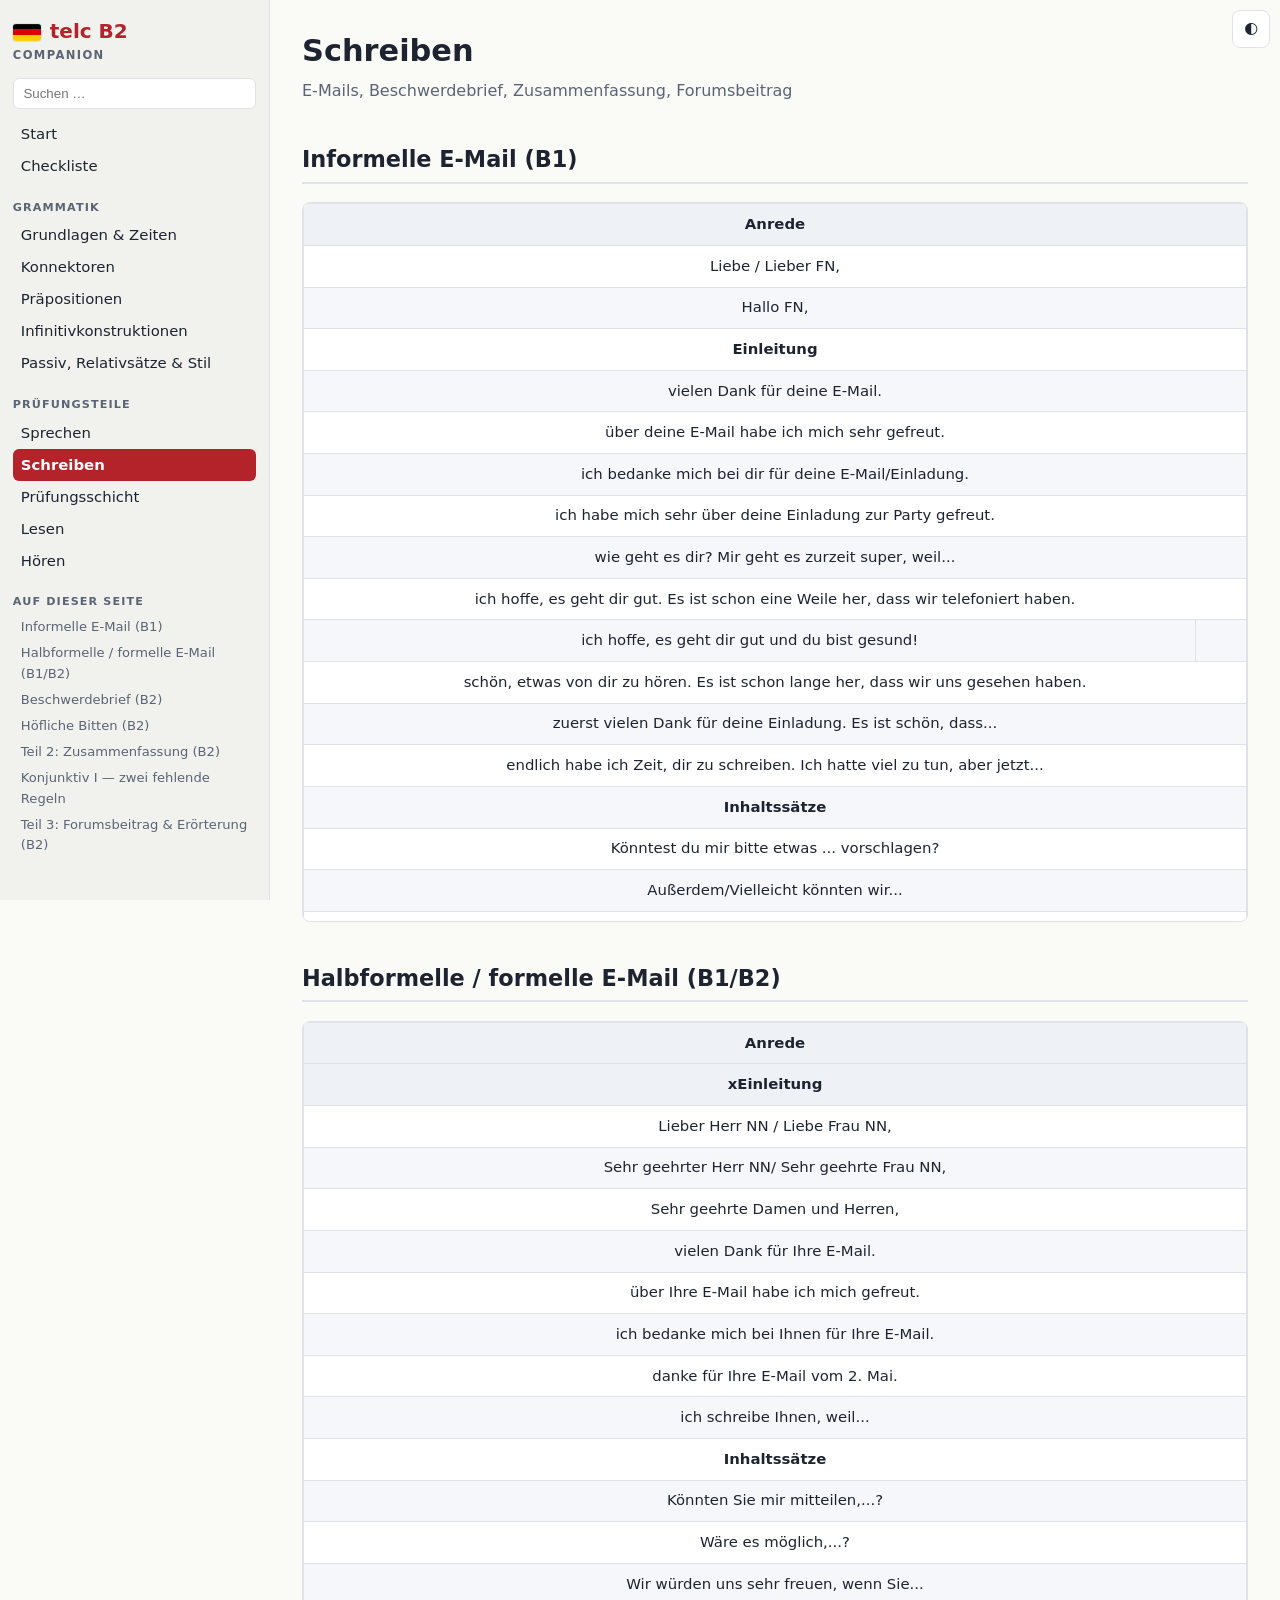
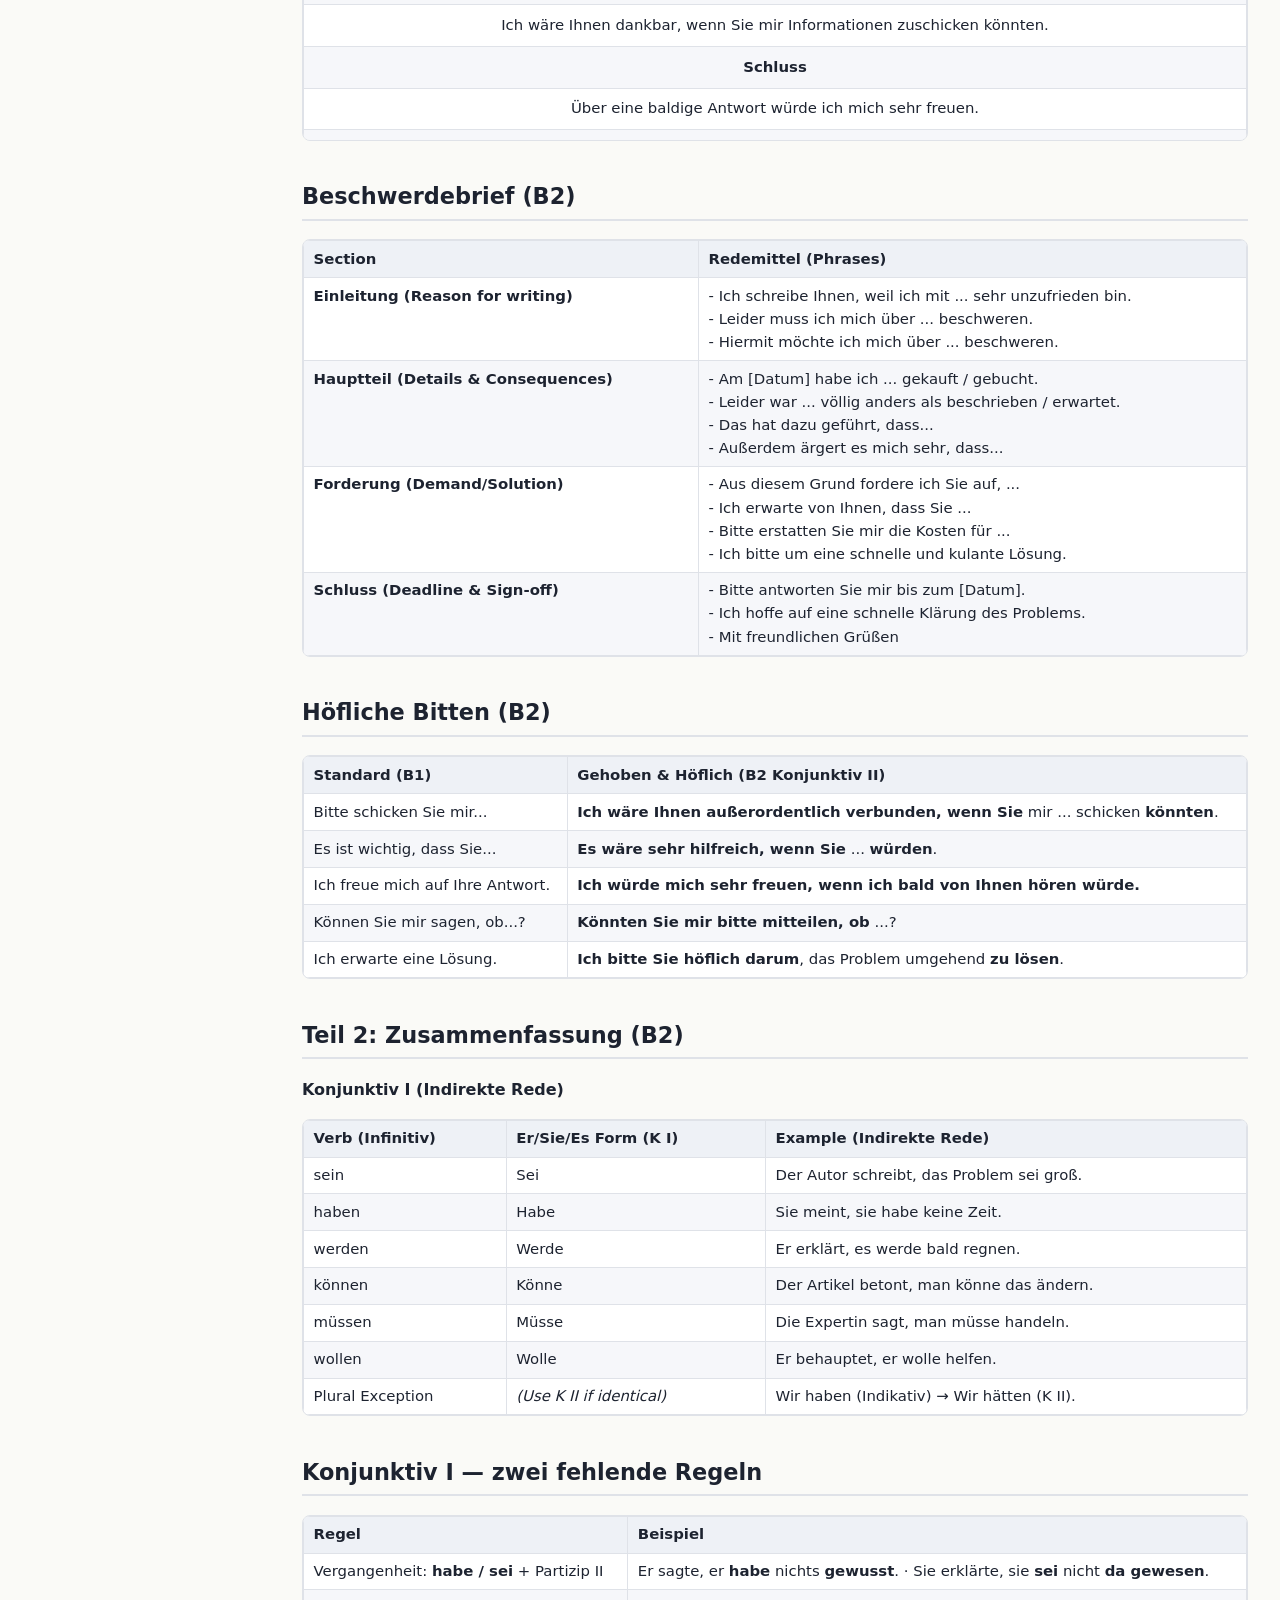
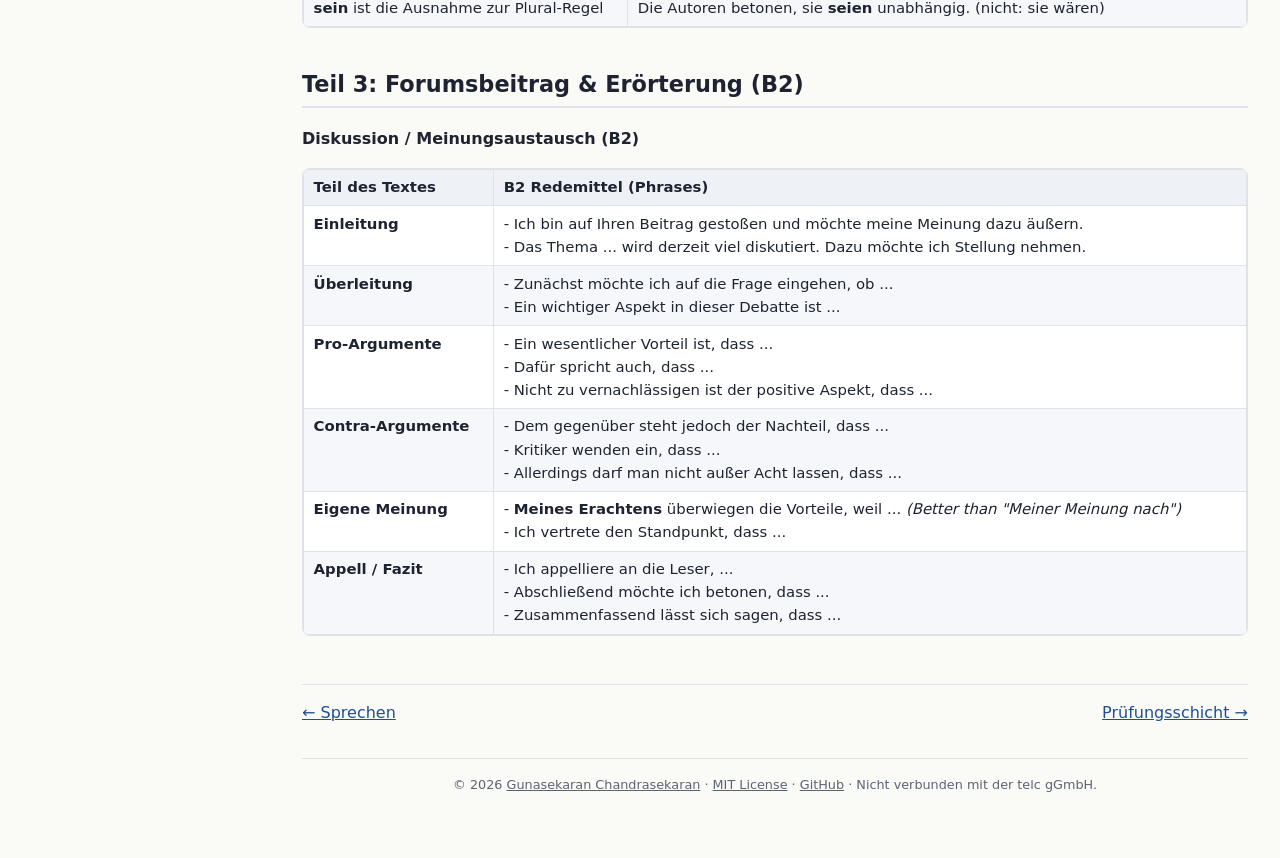
<file: schreiben.html>
<!DOCTYPE html>
<html lang="de">
<head>
<meta charset="utf-8">
<meta name="viewport" content="width=device-width, initial-scale=1">
<title>🇩🇪 Schreiben · telc Deutsch B2</title>
<link rel="icon" href="data:image/svg+xml,%3Csvg xmlns='http://www.w3.org/2000/svg' viewBox='0 0 5 3'%3E%3Crect width='5' height='1' fill='%23000'/%3E%3Crect y='1' width='5' height='1' fill='%23d00'/%3E%3Crect y='2' width='5' height='1' fill='%23ffce00'/%3E%3C/svg%3E">
<link rel="stylesheet" href="assets/style.css?v=001012a2">
<script>document.documentElement.dataset.theme = localStorage.getItem('telc-b2-theme') || (matchMedia('(prefers-color-scheme: dark)').matches ? 'dark' : 'light');</script>
</head>
<body data-root="">
<button class="menu-btn" id="menu-btn" aria-label="Menü">☰</button>
<a class="mobile-brand" href="index.html"><svg class="flag" viewBox="0 0 5 3" width="28" height="17" role="img" aria-label="Deutschland"><rect width="5" height="1" fill="#000"/><rect y="1" width="5" height="1" fill="#d00"/><rect y="2" width="5" height="1" fill="#ffce00"/></svg>telc B2</a>
<button class="theme-btn" id="theme-btn" aria-label="Dark/Light">◐</button>
<nav class="sidebar" id="sidebar" aria-label="Navigation">
<a class="brand" href="index.html"><svg class="flag" viewBox="0 0 5 3" width="28" height="17" role="img" aria-label="Deutschland"><rect width="5" height="1" fill="#000"/><rect y="1" width="5" height="1" fill="#d00"/><rect y="2" width="5" height="1" fill="#ffce00"/></svg>telc B2<span>Companion</span></a>
<input type="search" id="search" placeholder="Suchen …" autocomplete="off" aria-label="Suche">
<div id="search-results" class="search-results" hidden></div>
<div class="nav-group">
<a href="index.html">Start</a>
<a href="checkliste.html">Checkliste</a>
</div>
<div class="nav-label">Grammatik</div><div class="nav-group">
<a href="grammatik/grundlagen.html">Grundlagen &amp; Zeiten</a>
<a href="grammatik/konnektoren.html">Konnektoren</a>
<a href="grammatik/praepositionen.html">Präpositionen</a>
<a href="grammatik/infinitiv.html">Infinitivkonstruktionen</a>
<a href="grammatik/passiv-relativ-stil.html">Passiv, Relativsätze &amp; Stil</a>
</div><div class="nav-label">Prüfungsteile</div><div class="nav-group">
<a href="sprechen.html">Sprechen</a>
<a href="schreiben.html" class="active">Schreiben</a>
<a href="pruefung.html">Prüfungsschicht</a>
<a href="lesen.html">Lesen</a>
<a href="hoeren.html">Hören</a>
</div>
<div class="nav-label">Auf dieser Seite</div><div class="nav-group toc">
<a href="#informelle-e-mail-b1">Informelle E-Mail (B1)</a>
<a href="#halbformelle-formelle-e-mail-b1-b2">Halbformelle / formelle E-Mail (B1/B2)</a>
<a href="#beschwerdebrief-b2">Beschwerdebrief (B2)</a>
<a href="#hoefliche-bitten-b2">Höfliche Bitten (B2)</a>
<a href="#teil-2-zusammenfassung-b2">Teil 2: Zusammenfassung (B2)</a>
<a href="#konjunktiv-i-zwei-fehlende-regeln">Konjunktiv I — zwei fehlende Regeln</a>
<a href="#teil-3-forumsbeitrag-eroerterung-b2">Teil 3: Forumsbeitrag &amp; Erörterung (B2)</a>
</div>
</nav>
<main>
<h1>Schreiben</h1>
<p class="lead">E-Mails, Beschwerdebrief, Zusammenfassung, Forumsbeitrag</p>
<section id="informelle-e-mail-b1"><h2>Informelle E-Mail (B1)<a class="anchor" href="#informelle-e-mail-b1" aria-label="Link">#</a></h2>
<div class="table-wrap"><table>

<thead>
<tr>
<th colspan="2" style="text-align: center;">
<p><strong>Anrede</strong></p>
</th>
</tr>
</thead>
<tbody>
<tr>
<td colspan="2" style="text-align: center;">
<p>Liebe / Lieber FN,</p>
</td>
</tr>
<tr>
<td colspan="2" style="text-align: center;">
<p>Hallo FN,</p>
</td>
</tr>
<tr>
<td colspan="2" style="text-align: center;">
<p><strong>Einleitung</strong></p>
</td>
</tr>
<tr>
<td colspan="2" style="text-align: center;">
<p>vielen Dank für deine E-Mail.</p>
</td>
</tr>
<tr>
<td colspan="2" style="text-align: center;">
<p>über deine E-Mail habe ich mich sehr gefreut.</p>
</td>
</tr>
<tr>
<td colspan="2" style="text-align: center;">
<p>ich bedanke mich bei dir für deine E-Mail/Einladung.</p>
</td>
</tr>
<tr>
<td colspan="2" style="text-align: center;">
<p>ich habe mich sehr über deine Einladung zur Party gefreut.</p>
</td>
</tr>
<tr>
<td colspan="2" style="text-align: center;">
<p>wie geht es dir? Mir geht es zurzeit super, weil...</p>
</td>
</tr>
<tr>
<td colspan="2" style="text-align: center;">
<p>ich hoffe, es geht dir gut. Es ist schon eine Weile her, dass wir telefoniert haben.</p>
</td>
</tr>
<tr>
<td style="text-align: center;">
<p>ich hoffe, es geht dir gut und du bist gesund!</p>
</td>
<td style="text-align: center;"></td>
</tr>
<tr>
<td colspan="2" style="text-align: center;">
<p>schön, etwas von dir zu hören. Es ist schon lange her, dass wir uns gesehen haben.</p>
</td>
</tr>
<tr>
<td colspan="2" style="text-align: center;">
<p>zuerst vielen Dank für deine Einladung. Es ist schön, dass...</p>
</td>
</tr>
<tr>
<td colspan="2" style="text-align: center;">
<p>endlich habe ich Zeit, dir zu schreiben. Ich hatte viel zu tun, aber jetzt...</p>
</td>
</tr>
<tr>
<td colspan="2" style="text-align: center;">
<p><strong>Inhaltssätze</strong></p>
</td>
</tr>
<tr>
<td colspan="2" style="text-align: center;">
<p>Könntest du mir bitte etwas ... vorschlagen?</p>
</td>
</tr>
<tr>
<td colspan="2" style="text-align: center;">
<p>Außerdem/Vielleicht könnten wir...</p>
</td>
</tr>
<tr>
<td colspan="2" style="text-align: center;">
<p>Natürlich interessiere ich mich für...</p>
</td>
</tr>
<tr>
<td colspan="2" style="text-align: center;">
<p>Natürlich hätte ich Interesse und Zeit, ... zu ...</p>
</td>
</tr>
<tr>
<td colspan="2" style="text-align: center;">
<p>Ich bin glücklich, dass du endlich Zeit gefunden hast, diese E-Mail zu schreiben.</p>
</td>
</tr>
<tr>
<td colspan="2" style="text-align: center;">
<p>Hast du einen Vorschlag?</p>
</td>
</tr>
<tr>
<td colspan="2" style="text-align: center;">
<p>Kann ich ... mitbringen?</p>
</td>
</tr>
<tr>
<td colspan="2" style="text-align: center;">
<p>Was sollte man mitbringen?</p>
</td>
</tr>
<tr>
<td colspan="2" style="text-align: center;">
<p><strong>Schluss</strong></p>
</td>
</tr>
<tr>
<td colspan="2" style="text-align: center;">
<p>Bitte antworte mir bald.</p>
</td>
</tr>
<tr>
<td colspan="2" style="text-align: center;">
<p>Ich freue mich auf deine Antwort.</p>
</td>
</tr>
<tr>
<td colspan="2" style="text-align: center;">
<p>Ich freue mich, dich wiederzusehen.</p>
</td>
</tr>
<tr>
<td colspan="2" style="text-align: center;">
<p>Vielen Dank im Voraus für deine Antwort.</p>
</td>
</tr>
<tr>
<td colspan="2" style="text-align: center;">
<p>Ich hoffe, du antwortest mir bald.</p>
</td>
</tr>
<tr>
<td colspan="2" style="text-align: center;">
<p>Zum Schluss würde ich gerne wissen, ob du ?</p>
</td>
</tr>
<tr>
<td colspan="2" style="text-align: center;">
<p>Ich warte auf deine baldige Antwort!</p>
</td>
</tr>
<tr>
<td colspan="2" style="text-align: center;">
<p>Melde dich bitte bald!</p>
</td>
</tr>
<tr>
<td colspan="2" style="text-align: center;">
<p><strong>Grüße</strong></p>
</td>
</tr>
<tr>
<td colspan="2" style="text-align: center;">
<p>Liebe Grüße</p>
</td>
</tr>
<tr>
<td colspan="2" style="text-align: center;">
<p>Viele Grüße</p>
</td>
</tr>
<tr>
<td colspan="2" style="text-align: center;">
<p>Herzliche Grüße</p>
</td>
</tr>
<tr>
<td colspan="2" style="text-align: center;">
<p>Alles Liebe</p>
</td>
</tr>
<tr>
<td colspan="2" style="text-align: center;">
<p>Bis bald</p>
</td>
</tr>
</tbody>
</table></div>
</section>
<section id="halbformelle-formelle-e-mail-b1-b2"><h2>Halbformelle / formelle E-Mail (B1/B2)<a class="anchor" href="#halbformelle-formelle-e-mail-b1-b2" aria-label="Link">#</a></h2>
<div class="table-wrap"><table>

<thead>
<tr>
<th style="text-align: center;">
<p><strong>Anrede</strong></p>
</th>
</tr>
<tr>
<th style="text-align: center;">
<p>x<strong>Einleitung</strong></p>
</th>
</tr>
</thead>
<tbody>
<tr>
<td style="text-align: center;">
<p>Lieber Herr NN / Liebe Frau NN,</p>
</td>
</tr>
<tr>
<td style="text-align: center;">
<p>Sehr geehrter Herr NN/ Sehr geehrte Frau NN,</p>
</td>
</tr>
<tr>
<td style="text-align: center;">
<p>Sehr geehrte Damen und Herren,</p>
</td>
</tr>
<tr>
<td style="text-align: center;">
<p>vielen Dank für Ihre E-Mail.</p>
</td>
</tr>
<tr>
<td style="text-align: center;">
<p>über Ihre E-Mail habe ich mich gefreut.</p>
</td>
</tr>
<tr>
<td style="text-align: center;">
<p>ich bedanke mich bei Ihnen für Ihre E-Mail.</p>
</td>
</tr>
<tr>
<td style="text-align: center;">
<p>danke für Ihre E-Mail vom 2. Mai.</p>
</td>
</tr>
<tr>
<td style="text-align: center;">
<p>ich schreibe Ihnen, weil...</p>
</td>
</tr>
<tr>
<td style="text-align: center;">
<p><strong>Inhaltssätze</strong></p>
</td>
</tr>
<tr>
<td style="text-align: center;">
<p>Könnten Sie mir mitteilen,...?</p>
</td>
</tr>
<tr>
<td style="text-align: center;">
<p>Wäre es möglich,...?</p>
</td>
</tr>
<tr>
<td style="text-align: center;">
<p>Wir würden uns sehr freuen, wenn Sie...</p>
</td>
</tr>
<tr>
<td style="text-align: center;">
<p>Ich wäre Ihnen dankbar, wenn Sie mir Informationen zuschicken könnten.</p>
</td>
</tr>
<tr>
<td style="text-align: center;">
<p><strong>Schluss</strong></p>
</td>
</tr>
<tr>
<td style="text-align: center;">
<p>Über eine baldige Antwort würde ich mich sehr freuen.</p>
</td>
</tr>
<tr>
<td style="text-align: center;">
<p>Ich freue mich auf Ihre Antwort.</p>
</td>
</tr>
<tr>
<td style="text-align: center;">
<p>Vielen Dank für Ihre Bemühungen.</p>
</td>
</tr>
<tr>
<td style="text-align: center;">
<p>Vielen Dank im Voraus für Ihre Antwort.</p>
</td>
</tr>
<tr>
<td style="text-align: center;">
<p><strong>Grüße</strong></p>
</td>
</tr>
<tr>
<td style="text-align: center;">
<p>Mit freundlichen Grüßen</p>
</td>
</tr>
<tr>
<td style="text-align: center;">
<p>Mit besten Grüßen (nur halbformell!)</p>
</td>
</tr>
</tbody>
</table></div>
</section>
<section id="beschwerdebrief-b2"><h2>Beschwerdebrief (B2)<a class="anchor" href="#beschwerdebrief-b2" aria-label="Link">#</a></h2>
<div class="table-wrap"><table>

<thead>
<tr>
<th><strong>Section</strong></th>
<th><strong>Redemittel (Phrases)</strong></th>
</tr>
</thead>
<tbody>
<tr>
<td><strong>Einleitung (Reason for writing)</strong></td>
<td>- Ich schreibe Ihnen, weil ich mit ... sehr unzufrieden bin.<br />
- Leider muss ich mich über ... beschweren.<br />
- Hiermit möchte ich mich über ... beschweren.</td>
</tr>
<tr>
<td><strong>Hauptteil (Details &amp; Consequences)</strong></td>
<td>- Am [Datum] habe ich ... gekauft / gebucht.<br />
- Leider war ... völlig anders als beschrieben / erwartet.<br />
- Das hat dazu geführt, dass...<br />
- Außerdem ärgert es mich sehr, dass...</td>
</tr>
<tr>
<td><strong>Forderung (Demand/Solution)</strong></td>
<td>- Aus diesem Grund fordere ich Sie auf, ...<br />
- Ich erwarte von Ihnen, dass Sie ...<br />
- Bitte erstatten Sie mir die Kosten für ...<br />
- Ich bitte um eine schnelle und kulante Lösung.</td>
</tr>
<tr>
<td><strong>Schluss (Deadline &amp; Sign-off)</strong></td>
<td>- Bitte antworten Sie mir bis zum [Datum].<br />
- Ich hoffe auf eine schnelle Klärung des Problems.<br />
- Mit freundlichen Grüßen</td>
</tr>
</tbody>
</table></div>
</section>
<section id="hoefliche-bitten-b2"><h2>Höfliche Bitten (B2)<a class="anchor" href="#hoefliche-bitten-b2" aria-label="Link">#</a></h2>
<div class="table-wrap"><table>

<thead>
<tr>
<th><strong>Standard (B1)</strong></th>
<th><strong>Gehoben &amp; Höflich (B2 Konjunktiv II)</strong></th>
</tr>
</thead>
<tbody>
<tr>
<td>Bitte schicken Sie mir...</td>
<td><strong>Ich wäre Ihnen außerordentlich verbunden, wenn Sie</strong> mir ... schicken <strong>könnten</strong>.</td>
</tr>
<tr>
<td>Es ist wichtig, dass Sie...</td>
<td><strong>Es wäre sehr hilfreich, wenn Sie</strong> ... <strong>würden</strong>.</td>
</tr>
<tr>
<td>Ich freue mich auf Ihre Antwort.</td>
<td><strong>Ich würde mich sehr freuen, wenn ich bald von Ihnen hören würde.</strong></td>
</tr>
<tr>
<td>Können Sie mir sagen, ob...?</td>
<td><strong>Könnten Sie mir bitte mitteilen, ob</strong> ...?</td>
</tr>
<tr>
<td>Ich erwarte eine Lösung.</td>
<td><strong>Ich bitte Sie höflich darum</strong>, das Problem umgehend <strong>zu lösen</strong>.</td>
</tr>
</tbody>
</table></div>
</section>
<section id="teil-2-zusammenfassung-b2"><h2>Teil 2: Zusammenfassung (B2)<a class="anchor" href="#teil-2-zusammenfassung-b2" aria-label="Link">#</a></h2>
<p><strong>Konjunktiv I (Indirekte Rede)</strong></p>
<div class="table-wrap"><table>

<thead>
<tr>
<th><strong>Verb (Infinitiv)</strong></th>
<th><strong>Er/Sie/Es Form (K I)</strong></th>
<th><strong>Example (Indirekte Rede)</strong></th>
</tr>
</thead>
<tbody>
<tr>
<td>sein</td>
<td>Sei</td>
<td>Der Autor schreibt, das Problem sei groß.</td>
</tr>
<tr>
<td>haben</td>
<td>Habe</td>
<td>Sie meint, sie habe keine Zeit.</td>
</tr>
<tr>
<td>werden</td>
<td>Werde</td>
<td>Er erklärt, es werde bald regnen.</td>
</tr>
<tr>
<td>können</td>
<td>Könne</td>
<td>Der Artikel betont, man könne das ändern.</td>
</tr>
<tr>
<td>müssen</td>
<td>Müsse</td>
<td>Die Expertin sagt, man müsse handeln.</td>
</tr>
<tr>
<td>wollen</td>
<td>Wolle</td>
<td>Er behauptet, er wolle helfen.</td>
</tr>
<tr>
<td>Plural Exception</td>
<td><em>(Use K II if identical)</em></td>
<td>Wir haben (Indikativ) → Wir hätten (K II).</td>
</tr>
</tbody>
</table></div>
</section>
<section id="konjunktiv-i-zwei-fehlende-regeln"><h2>Konjunktiv I — zwei fehlende Regeln<a class="anchor" href="#konjunktiv-i-zwei-fehlende-regeln" aria-label="Link">#</a></h2>
<div class="table-wrap"><table>

<thead>
<tr>
<th><strong>Regel</strong></th>
<th><strong>Beispiel</strong></th>
</tr>
</thead>
<tbody>
<tr>
<td>Vergangenheit: <strong>habe / sei</strong> + Partizip II</td>
<td>Er sagte, er <strong>habe</strong> nichts <strong>gewusst</strong>. · Sie erklärte, sie <strong>sei</strong> nicht <strong>da gewesen</strong>.</td>
</tr>
<tr>
<td><strong>sein</strong> ist die Ausnahme zur Plural-Regel</td>
<td>Die Autoren betonen, sie <strong>seien</strong> unabhängig. (nicht: sie wären)</td>
</tr>
</tbody>
</table></div>
</section>
<section id="teil-3-forumsbeitrag-eroerterung-b2"><h2>Teil 3: Forumsbeitrag &amp; Erörterung (B2)<a class="anchor" href="#teil-3-forumsbeitrag-eroerterung-b2" aria-label="Link">#</a></h2>
<p><strong>Diskussion / Meinungsaustausch (B2)</strong></p>
<div class="table-wrap"><table>

<thead>
<tr>
<th><strong>Teil des Textes</strong></th>
<th><strong>B2 Redemittel (Phrases)</strong></th>
</tr>
</thead>
<tbody>
<tr>
<td><strong>Einleitung</strong></td>
<td>- Ich bin auf Ihren Beitrag gestoßen und möchte meine Meinung dazu äußern.<br />
- Das Thema ... wird derzeit viel diskutiert. Dazu möchte ich Stellung nehmen.</td>
</tr>
<tr>
<td><strong>Überleitung</strong></td>
<td>- Zunächst möchte ich auf die Frage eingehen, ob ...<br />
- Ein wichtiger Aspekt in dieser Debatte ist ...</td>
</tr>
<tr>
<td><strong>Pro-Argumente</strong></td>
<td>- Ein wesentlicher Vorteil ist, dass ...<br />
- Dafür spricht auch, dass ...<br />
- Nicht zu vernachlässigen ist der positive Aspekt, dass ...</td>
</tr>
<tr>
<td><strong>Contra-Argumente</strong></td>
<td>- Dem gegenüber steht jedoch der Nachteil, dass ...<br />
- Kritiker wenden ein, dass ...<br />
- Allerdings darf man nicht außer Acht lassen, dass ...</td>
</tr>
<tr>
<td><strong>Eigene Meinung</strong></td>
<td>- <strong>Meines Erachtens</strong> überwiegen die Vorteile, weil ... <em>(Better than "Meiner Meinung nach")</em><br />
- Ich vertrete den Standpunkt, dass ...</td>
</tr>
<tr>
<td><strong>Appell / Fazit</strong></td>
<td>- Ich appelliere an die Leser, ...<br />
- Abschließend möchte ich betonen, dass ...<br />
- Zusammenfassend lässt sich sagen, dass ...</td>
</tr>
</tbody>
</table></div>
</section>
<div class="pager"><a href="sprechen.html">← Sprechen</a><a href="pruefung.html">Prüfungsschicht →</a></div>
<footer class="site-footer">© 2026 <a href="https://github.com/kalaiguna">Gunasekaran Chandrasekaran</a> · <a href="https://github.com/kalaiguna/deutsch-telc-b2/blob/main/LICENSE">MIT License</a> · <a href="https://github.com/kalaiguna/deutsch-telc-b2">GitHub</a> · Nicht verbunden mit der telc gGmbH.</footer>
</main>
<script src="assets/search-index.js?v=001012a2"></script>
<script src="assets/app.js?v=001012a2"></script>
</body>
</html>
</file>
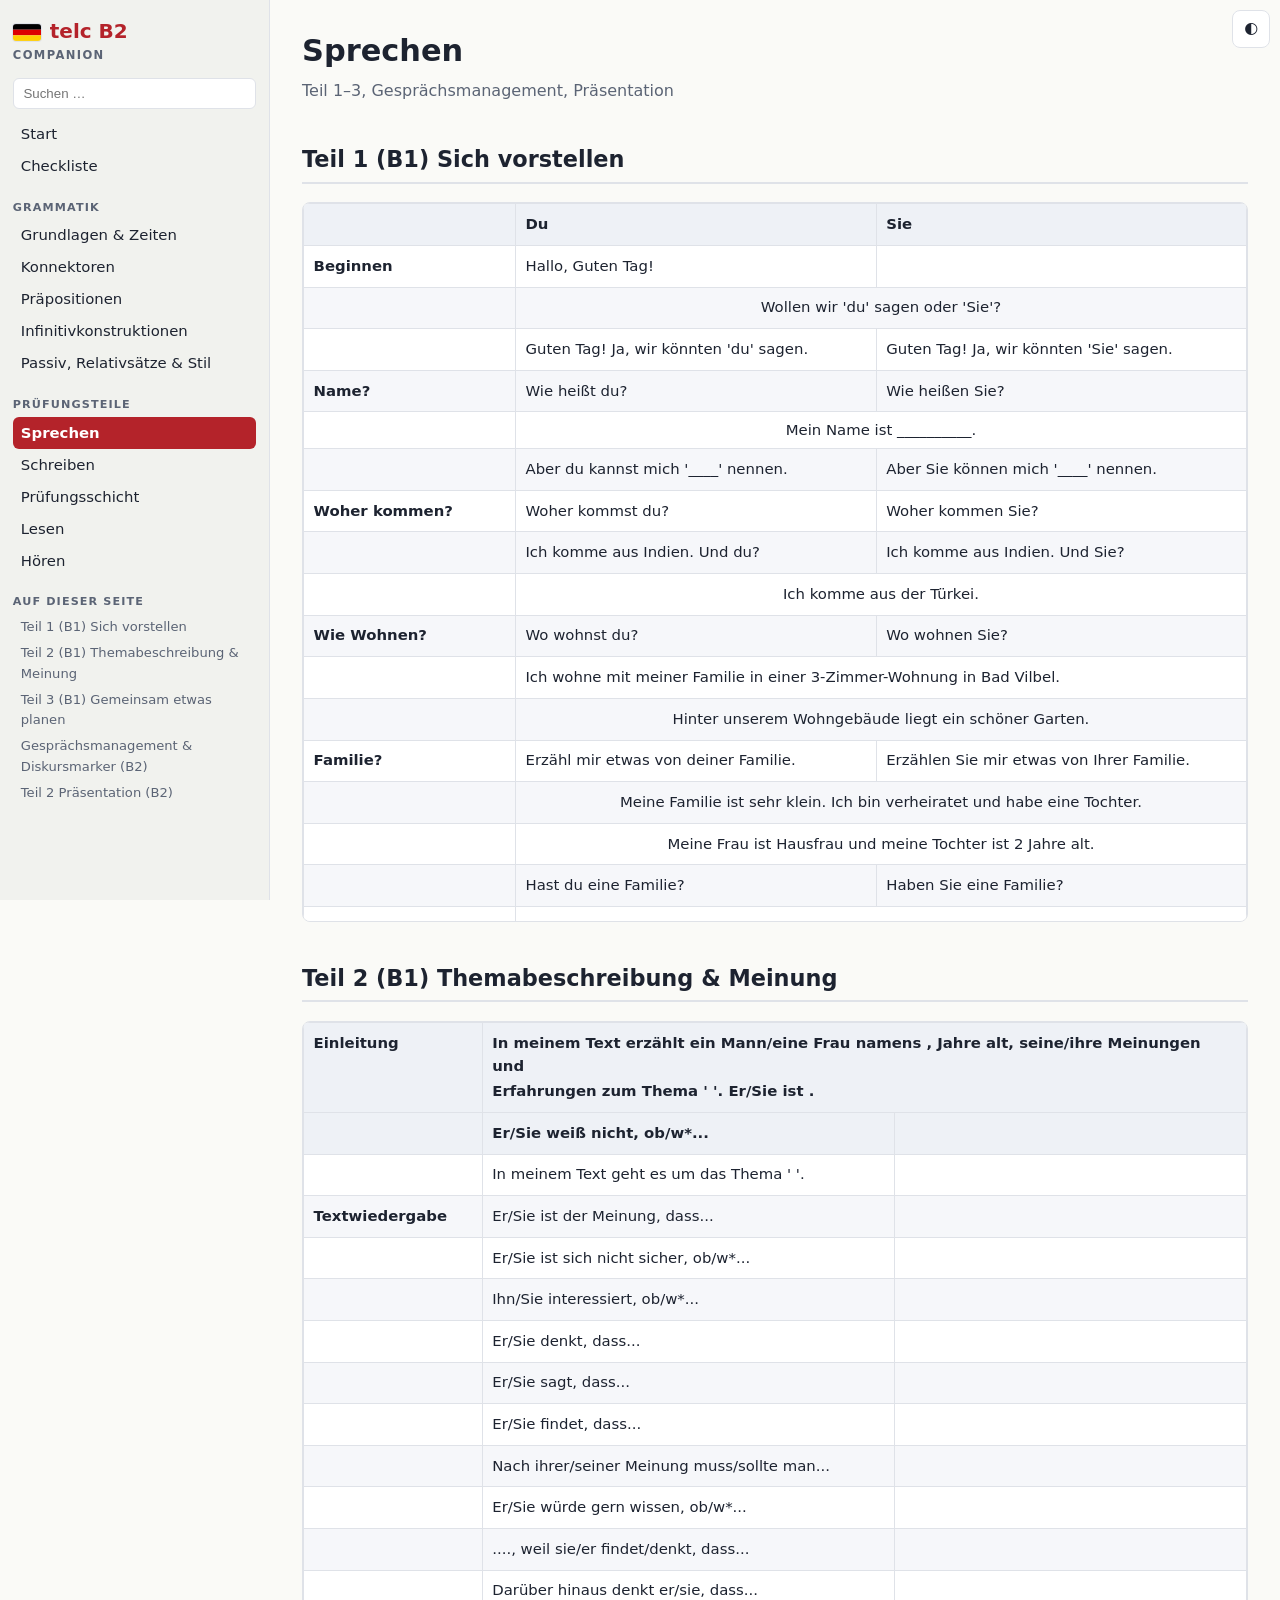
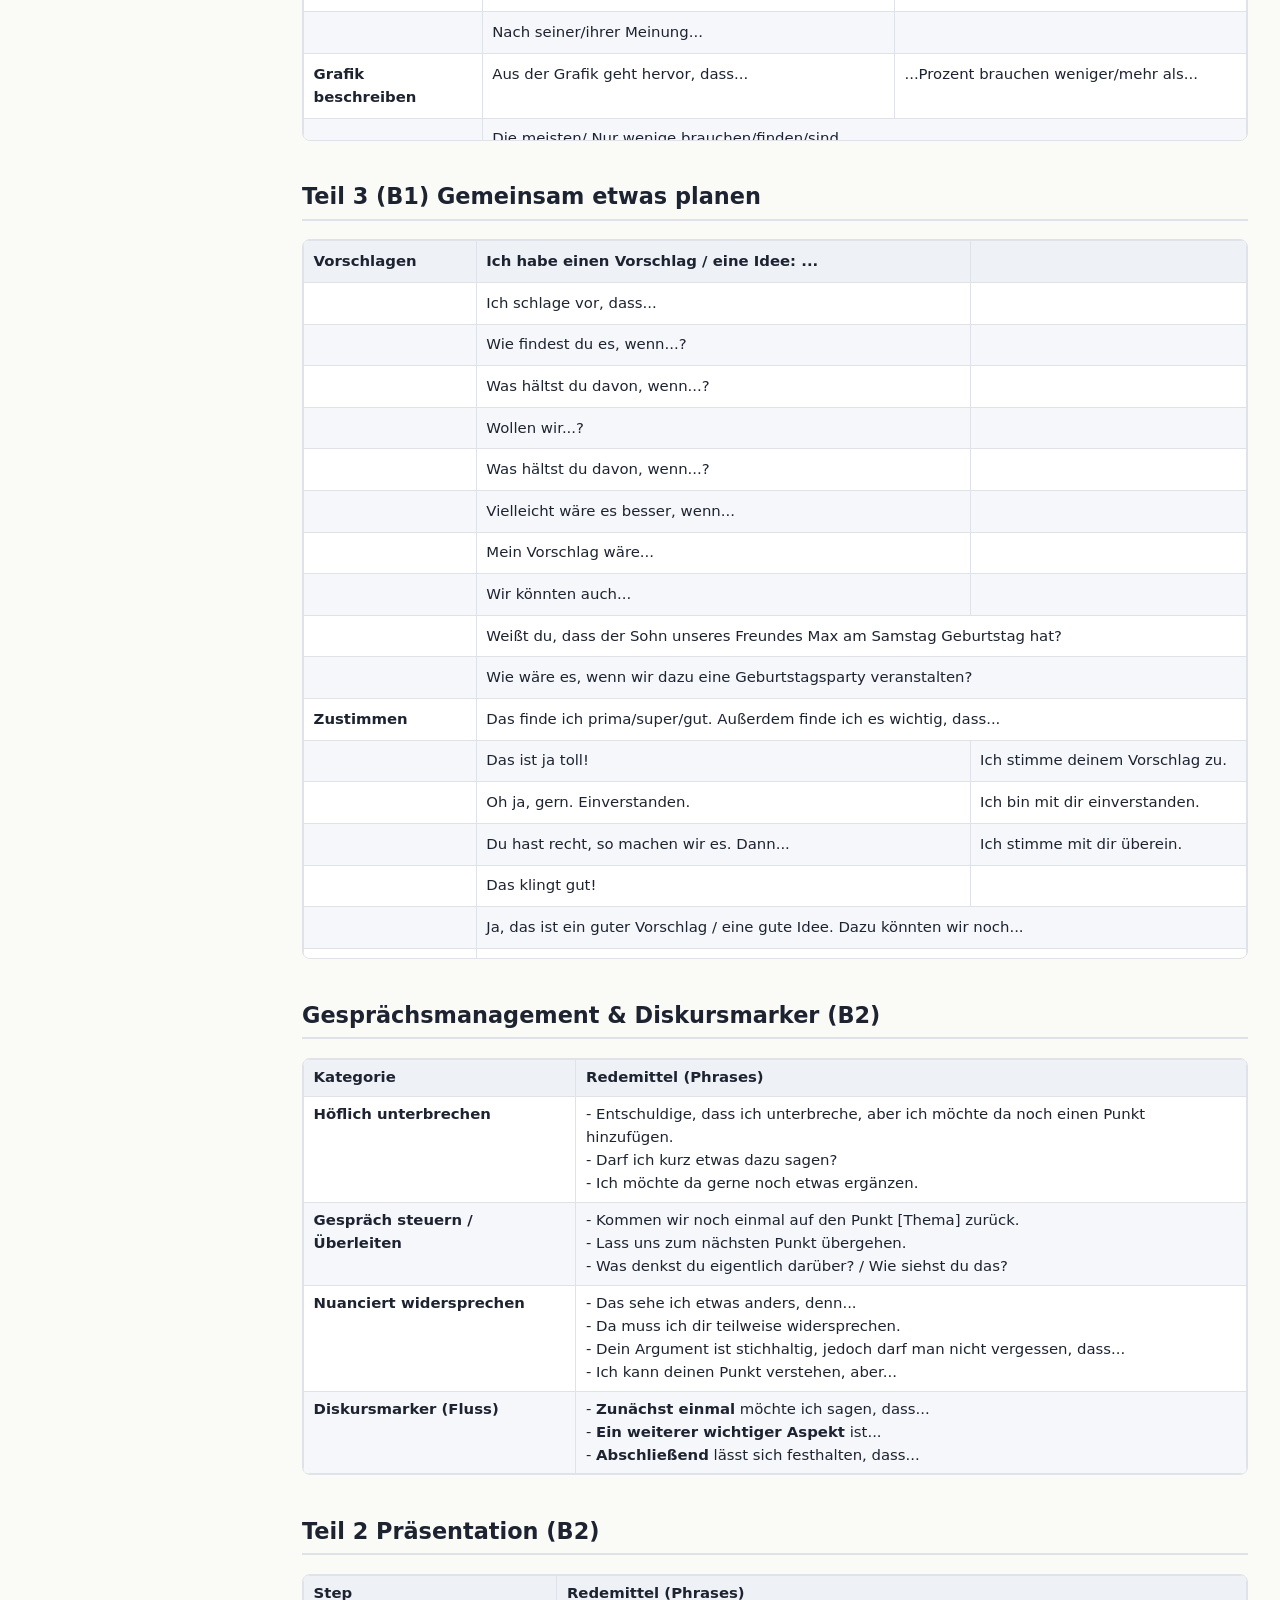
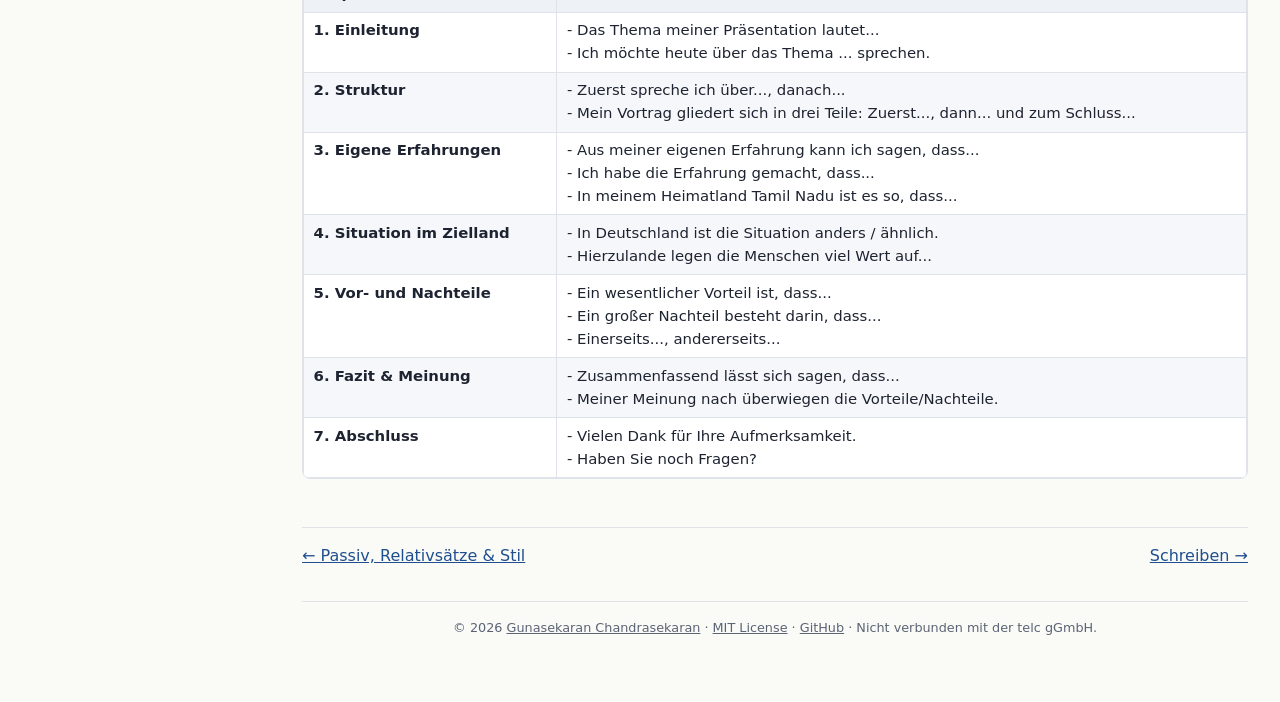
<file: sprechen.html>
<!DOCTYPE html>
<html lang="de">
<head>
<meta charset="utf-8">
<meta name="viewport" content="width=device-width, initial-scale=1">
<title>🇩🇪 Sprechen · telc Deutsch B2</title>
<link rel="icon" href="data:image/svg+xml,%3Csvg xmlns='http://www.w3.org/2000/svg' viewBox='0 0 5 3'%3E%3Crect width='5' height='1' fill='%23000'/%3E%3Crect y='1' width='5' height='1' fill='%23d00'/%3E%3Crect y='2' width='5' height='1' fill='%23ffce00'/%3E%3C/svg%3E">
<link rel="stylesheet" href="assets/style.css?v=001012a2">
<script>document.documentElement.dataset.theme = localStorage.getItem('telc-b2-theme') || (matchMedia('(prefers-color-scheme: dark)').matches ? 'dark' : 'light');</script>
</head>
<body data-root="">
<button class="menu-btn" id="menu-btn" aria-label="Menü">☰</button>
<a class="mobile-brand" href="index.html"><svg class="flag" viewBox="0 0 5 3" width="28" height="17" role="img" aria-label="Deutschland"><rect width="5" height="1" fill="#000"/><rect y="1" width="5" height="1" fill="#d00"/><rect y="2" width="5" height="1" fill="#ffce00"/></svg>telc B2</a>
<button class="theme-btn" id="theme-btn" aria-label="Dark/Light">◐</button>
<nav class="sidebar" id="sidebar" aria-label="Navigation">
<a class="brand" href="index.html"><svg class="flag" viewBox="0 0 5 3" width="28" height="17" role="img" aria-label="Deutschland"><rect width="5" height="1" fill="#000"/><rect y="1" width="5" height="1" fill="#d00"/><rect y="2" width="5" height="1" fill="#ffce00"/></svg>telc B2<span>Companion</span></a>
<input type="search" id="search" placeholder="Suchen …" autocomplete="off" aria-label="Suche">
<div id="search-results" class="search-results" hidden></div>
<div class="nav-group">
<a href="index.html">Start</a>
<a href="checkliste.html">Checkliste</a>
</div>
<div class="nav-label">Grammatik</div><div class="nav-group">
<a href="grammatik/grundlagen.html">Grundlagen &amp; Zeiten</a>
<a href="grammatik/konnektoren.html">Konnektoren</a>
<a href="grammatik/praepositionen.html">Präpositionen</a>
<a href="grammatik/infinitiv.html">Infinitivkonstruktionen</a>
<a href="grammatik/passiv-relativ-stil.html">Passiv, Relativsätze &amp; Stil</a>
</div><div class="nav-label">Prüfungsteile</div><div class="nav-group">
<a href="sprechen.html" class="active">Sprechen</a>
<a href="schreiben.html">Schreiben</a>
<a href="pruefung.html">Prüfungsschicht</a>
<a href="lesen.html">Lesen</a>
<a href="hoeren.html">Hören</a>
</div>
<div class="nav-label">Auf dieser Seite</div><div class="nav-group toc">
<a href="#teil-1-b1-sich-vorstellen">Teil 1 (B1) Sich vorstellen</a>
<a href="#teil-2-b1-themabeschreibung-meinung">Teil 2 (B1) Themabeschreibung &amp; Meinung</a>
<a href="#teil-3-b1-gemeinsam-etwas-planen">Teil 3 (B1) Gemeinsam etwas planen</a>
<a href="#gespraechsmanagement-diskursmarker-b2">Gesprächsmanagement &amp; Diskursmarker (B2)</a>
<a href="#teil-2-praesentation-b2">Teil 2 Präsentation (B2)</a>
</div>
</nav>
<main>
<h1>Sprechen</h1>
<p class="lead">Teil 1–3, Gesprächsmanagement, Präsentation</p>
<section id="teil-1-b1-sich-vorstellen"><h2>Teil 1 (B1) Sich vorstellen<a class="anchor" href="#teil-1-b1-sich-vorstellen" aria-label="Link">#</a></h2>
<div class="table-wrap"><table>

<thead>
<tr>
<th></th>
<th>
<p><strong>Du</strong></p>
</th>
<th>
<p><strong>Sie</strong></p>
</th>
</tr>
</thead>
<tbody>
<tr>
<td>
<p><strong>Beginnen</strong></p>
</td>
<td>
<p>Hallo, Guten Tag!</p>
</td>
<td></td>
</tr>
<tr>
<td></td>
<td colspan="2" style="text-align: center;">
<p>Wollen wir 'du' sagen oder 'Sie'?</p>
</td>
</tr>
<tr>
<td></td>
<td>
<p>Guten Tag! Ja, wir könnten 'du' sagen.</p>
</td>
<td>
<p>Guten Tag! Ja, wir könnten 'Sie' sagen.</p>
</td>
</tr>
<tr>
<td>
<p><strong>Name?</strong></p>
</td>
<td>
<p>Wie heißt du?</p>
</td>
<td>
<p>Wie heißen Sie?</p>
</td>
</tr>
<tr>
<td></td>
<td colspan="2" style="text-align: center;">Mein Name ist __________.</td>
</tr>
<tr>
<td></td>
<td>
<p>Aber du kannst mich '____' nennen.</p>
</td>
<td>
<p>Aber Sie können mich '____' nennen.</p>
</td>
</tr>
<tr>
<td>
<p><strong>Woher kommen?</strong></p>
</td>
<td>
<p>Woher kommst du?</p>
</td>
<td>
<p>Woher kommen Sie?</p>
</td>
</tr>
<tr>
<td></td>
<td>
<p>Ich komme aus Indien. Und du?</p>
</td>
<td>
<p>Ich komme aus Indien. Und Sie?</p>
</td>
</tr>
<tr>
<td></td>
<td colspan="2" style="text-align: center;">
<p>Ich komme aus der Türkei.</p>
</td>
</tr>
<tr>
<td>
<p><strong>Wie Wohnen?</strong></p>
</td>
<td>
<p>Wo wohnst du?</p>
</td>
<td>
<p>Wo wohnen Sie?</p>
</td>
</tr>
<tr>
<td></td>
<td colspan="2">
<p>Ich wohne mit meiner Familie in einer 3-Zimmer-Wohnung in Bad Vilbel.</p>
</td>
</tr>
<tr>
<td></td>
<td colspan="2" style="text-align: center;">
<p>Hinter unserem Wohngebäude liegt ein schöner Garten.</p>
</td>
</tr>
<tr>
<td>
<p><strong>Familie?</strong></p>
</td>
<td>
<p>Erzähl mir etwas von deiner Familie.</p>
</td>
<td>
<p>Erzählen Sie mir etwas von Ihrer Familie.</p>
</td>
</tr>
<tr>
<td></td>
<td colspan="2" style="text-align: center;">
<p>Meine Familie ist sehr klein. Ich bin verheiratet und habe eine Tochter.</p>
</td>
</tr>
<tr>
<td></td>
<td colspan="2" style="text-align: center;">
<p>Meine Frau ist Hausfrau und meine Tochter ist 2 Jahre alt.</p>
</td>
</tr>
<tr>
<td></td>
<td>
<p>Hast du eine Familie?</p>
</td>
<td>
<p>Haben Sie eine Familie?</p>
</td>
</tr>
<tr>
<td></td>
<td colspan="2" style="text-align: center;">
<p>Ja, ich bin verheiratet und habe ein Kind.</p>
</td>
</tr>
<tr>
<td>
<p><strong>Wo Deutsch gelernt?</strong></p>
</td>
<td>
<p>Wo hast du Deutsch gelernt?</p>
</td>
<td>
<p>Wo haben Sie Deutsch gelernt?</p>
</td>
</tr>
<tr>
<td></td>
<td colspan="2" style="text-align: center;">
<p>Ich habe Deutsch in einer Sprachschule in Bad Vilbel gelernt.</p>
</td>
</tr>
<tr>
<td></td>
<td>
<p>Aber jetzt lerne ich im Selbststudium.</p>
</td>
<td></td>
</tr>
<tr>
<td>
<p><strong>Was machen?</strong></p>
</td>
<td>
<p>Was machst du eigentlich beruflich?</p>
</td>
<td>
<p>Was machen Sie eigentlich beruflich?</p>
</td>
</tr>
<tr>
<td></td>
<td>
<p>Was bist du von Beruf?</p>
</td>
<td>
<p>Was sind Sie von Beruf?</p>
</td>
</tr>
<tr>
<td></td>
<td colspan="2" style="text-align: center;">
<p>Eigentlich bin ich Informatiker.</p>
</td>
</tr>
<tr>
<td></td>
<td colspan="2" style="text-align: center;">
<p>Jetzt arbeite ich bei einem Unternehmen in Kronberg.</p>
</td>
</tr>
<tr>
<td></td>
<td colspan="2" style="text-align: center;">
<p>Jetzt bin ich bei einer Firma in Kronberg angestellt.</p>
</td>
</tr>
<tr>
<td></td>
<td colspan="2" style="text-align: center;">
<p>Früher habe ich in einer Firma in Frankfurt als Manager gearbeitet.</p>
</td>
</tr>
<tr>
<td>
<p><strong>Sprachen?</strong></p>
</td>
<td>
<p>Welche Sprachen sprichst du?</p>
</td>
<td>
<p>Welche Sprachen sprechen Sie?</p>
</td>
</tr>
<tr>
<td></td>
<td colspan="2" style="text-align: center;">
<p>Meine Muttersprache ist Tamil.</p>
</td>
</tr>
<tr>
<td></td>
<td colspan="2" style="text-align: center;">
<p>Ich spreche Tamil, Englisch und Deutsch.</p>
</td>
</tr>
<tr>
<td>
<p><strong>Wie Lange?</strong></p>
</td>
<td>
<p>Wie lange lernst du schon Deutsch?</p>
</td>
<td>
<p>Wie lange lernen Sie schon Deutsch?</p>
</td>
</tr>
<tr>
<td></td>
<td>
<p>Seit wann lernst du Deutsch?</p>
</td>
<td>
<p>Seit wann lernen Sie Deutsch?</p>
</td>
</tr>
<tr>
<td></td>
<td colspan="2" style="text-align: center;">
<p>Seit zwei Jahren lerne ich Deutsch.</p>
</td>
</tr>
<tr>
<td></td>
<td>
<p>Wie lange lebst du schon in Deutschland?</p>
</td>
<td>
<p>Wie lange leben Sie schon in Deutschland?</p>
</td>
</tr>
<tr>
<td></td>
<td>
<p>Seit wann lebst du in Deutschland?</p>
</td>
<td>
<p>Seit wann leben Sie in Deutschland?</p>
</td>
</tr>
<tr>
<td></td>
<td colspan="2" style="text-align: center;">
<p>Seit zwei Jahren lebe ich hier in Deutschland.</p>
</td>
</tr>
<tr>
<td>
<p><strong>Warum?</strong></p>
</td>
<td>
<p>Warum lernst du Deutsch?</p>
</td>
<td>
<p>Warum lernen Sie Deutsch?</p>
</td>
</tr>
<tr>
<td></td>
<td colspan="2" style="text-align: center;">
<p>Ich lebe in Deutschland, deshalb lerne ich Deutsch.</p>
</td>
</tr>
<tr>
<td>
<p><strong>Wochenende?</strong></p>
</td>
<td>
<p>Was machst du am Wochenende?</p>
</td>
<td>
<p>Was machen Sie am Wochenende?</p>
</td>
</tr>
<tr>
<td></td>
<td colspan="2" style="text-align: center;">
<p>Vielleicht treibe ich Sport oder gehe mit Freunden wandern oder ins Kino.</p>
</td>
</tr>
<tr>
<td>
<p><strong>Hobbys?</strong></p>
</td>
<td>
<p>Was sind deine Hobbys?</p>
</td>
<td>
<p>Was sind Ihre Hobbys?</p>
</td>
</tr>
<tr>
<td></td>
<td>
<p>Welche Hobbys hast du?</p>
</td>
<td>
<p>Welche Hobbys haben Sie?</p>
</td>
</tr>
<tr>
<td></td>
<td colspan="2" style="text-align: center;">
<p>Meine Hobbys sind Badminton, Wandern und Radfahren.</p>
</td>
</tr>
<tr>
<td>
<p><strong>Weshalb Prüfung?</strong></p>
</td>
<td colspan="2" style="text-align: center;">
<p>Weshalb machen Sie die Zertifikatsprüfung?</p>
</td>
</tr>
<tr>
<td></td>
<td colspan="2">
<p>Ich mache die Prüfung für das Zertifikat, weil ich es für meinen Beruf brauche.</p>
</td>
</tr>
<tr>
<td>
<p><strong>Welchen Ländern?</strong></p>
</td>
<td colspan="2" style="text-align: center;">
<p>Ich würde gerne wissen, in welchen Ländern Sie schon gewesen sind.</p>
</td>
</tr>
<tr>
<td></td>
<td colspan="2" style="text-align: center;">
<p>Letztes Jahr bin ich mit meiner Familie nach Malta gereist.</p>
</td>
</tr>
<tr>
<td></td>
<td colspan="2" style="text-align: center;">
<p>Früher bin ich alleine nach Singapur und Malaysia gereist.</p>
</td>
</tr>
<tr>
<td>
<p><strong>Endung</strong></p>
</td>
<td>
<p>Ich freue mich, dich kennenzulernen.</p>
</td>
<td>
<p>Ich freue mich, Sie kennenzulernen.</p>
</td>
</tr>
<tr>
<td></td>
<td colspan="2" style="text-align: center;">
<p>Ganz meinerseits!</p>
</td>
</tr>
</tbody>
</table></div>
</section>
<section id="teil-2-b1-themabeschreibung-meinung"><h2>Teil 2 (B1) Themabeschreibung &amp; Meinung<a class="anchor" href="#teil-2-b1-themabeschreibung-meinung" aria-label="Link">#</a></h2>
<div class="table-wrap"><table>

<thead>
<tr>
<th>
<p><strong>Einleitung</strong></p>
</th>
<th colspan="2">
<p>In meinem Text erzählt ein Mann/eine Frau namens , Jahre alt, seine/ihre Meinungen und</p>
<p>Erfahrungen zum Thema ' '. Er/Sie ist .</p>
</th>
</tr>
<tr>
<th></th>
<th>
<p>Er/Sie weiß nicht, ob/w*...</p>
</th>
<th></th>
</tr>
</thead>
<tbody>
<tr>
<td></td>
<td>
<p>In meinem Text geht es um das Thema ' '.</p>
</td>
<td></td>
</tr>
<tr>
<td>
<p><strong>Textwiedergabe</strong></p>
</td>
<td>
<p>Er/Sie ist der Meinung, dass...</p>
</td>
<td></td>
</tr>
<tr>
<td></td>
<td>
<p>Er/Sie ist sich nicht sicher, ob/w*...</p>
</td>
<td></td>
</tr>
<tr>
<td></td>
<td>
<p>Ihn/Sie interessiert, ob/w*...</p>
</td>
<td></td>
</tr>
<tr>
<td></td>
<td>
<p>Er/Sie denkt, dass...</p>
</td>
<td></td>
</tr>
<tr>
<td></td>
<td>
<p>Er/Sie sagt, dass...</p>
</td>
<td></td>
</tr>
<tr>
<td></td>
<td>
<p>Er/Sie findet, dass...</p>
</td>
<td></td>
</tr>
<tr>
<td></td>
<td>
<p>Nach ihrer/seiner Meinung muss/sollte man...</p>
</td>
<td></td>
</tr>
<tr>
<td></td>
<td>
<p>Er/Sie würde gern wissen, ob/w*...</p>
</td>
<td></td>
</tr>
<tr>
<td></td>
<td>
<p>...., weil sie/er findet/denkt, dass...</p>
</td>
<td></td>
</tr>
<tr>
<td></td>
<td>
<p>Darüber hinaus denkt er/sie, dass...</p>
</td>
<td></td>
</tr>
<tr>
<td></td>
<td>
<p>Nach seiner/ihrer Meinung...</p>
</td>
<td></td>
</tr>
<tr>
<td>
<p><strong>Grafik beschreiben</strong></p>
</td>
<td>
<p>Aus der Grafik geht hervor, dass...</p>
</td>
<td>
<p>...Prozent brauchen weniger/mehr als...</p>
</td>
</tr>
<tr>
<td></td>
<td colspan="2">
<p>Die meisten/ Nur wenige brauchen/finden/sind...</p>
</td>
</tr>
<tr>
<td></td>
<td>
<p>Über ...Prozent/ Nur ...Prozent finden/denken...</p>
</td>
<td></td>
</tr>
<tr>
<td>
<p><strong>Meinung sagen</strong></p>
</td>
<td>
<p>Meiner Meinung nach...</p>
</td>
<td>
<p>Da stimme ich voll und ganz zu.</p>
</td>
</tr>
<tr>
<td></td>
<td>
<p>Ich bin der Meinung, dass...</p>
</td>
<td>
<p>Ich sehe das ganz genauso.</p>
</td>
</tr>
<tr>
<td></td>
<td>
<p>Ich glaube/denke, dass...</p>
</td>
<td>
<p>Das denke ich ebenfalls.</p>
</td>
</tr>
<tr>
<td></td>
<td>
<p>Ich finde/meine, dass...</p>
</td>
<td>
<p>Soweit ich weiß...</p>
</td>
</tr>
<tr>
<td></td>
<td>
<p>Ich denke aber, dass...</p>
</td>
<td>
<p>Es gibt keinen Zweifel daran, dass...</p>
</td>
</tr>
<tr>
<td></td>
<td>
<p>Ich denke auch, dass..., wie er/sie gesagt hat.</p>
</td>
<td>
<p>Wie ich gelesen habe...</p>
</td>
</tr>
<tr>
<td></td>
<td>
<p>Ich stimme dem Autor/der Autorin zu, dass...</p>
</td>
<td></td>
</tr>
<tr>
<td>
<p><strong>+</strong></p>
</td>
<td>
<p>Ich finde es interessant, dass...</p>
</td>
<td></td>
</tr>
<tr>
<td></td>
<td>
<p>Ich denke, das ist richtig, weil...</p>
</td>
<td></td>
</tr>
<tr>
<td></td>
<td>
<p>Mich überrascht, dass...</p>
</td>
<td></td>
</tr>
<tr>
<td>
<p><strong>-</strong></p>
</td>
<td>
<p>Ich halte ... für keine gute Idee, weil...</p>
</td>
<td>
<p>Ich bin nicht davon überzeugt, dass...</p>
</td>
</tr>
<tr>
<td></td>
<td>
<p>Ich glaube,... funktioniert nicht.</p>
</td>
<td>
<p>Ich möchte zu bedenken geben, dass...</p>
</td>
</tr>
<tr>
<td></td>
<td>
<p>Ich finde es nicht gut, wenn man...</p>
</td>
<td></td>
</tr>
<tr>
<td></td>
<td>
<p>Ich bin dagegen, weil...</p>
</td>
<td></td>
</tr>
<tr>
<td></td>
<td>
<p>Zusammenfassend lässt sich sagen, dass...</p>
</td>
<td></td>
</tr>
<tr>
<td>
<p><strong>Endung</strong></p>
</td>
<td>
<p>Worum geht es in deinem Text?</p>
</td>
<td>
<p>Worum geht es in deinem Text?</p>
</td>
</tr>
</tbody>
</table></div>
</section>
<section id="teil-3-b1-gemeinsam-etwas-planen"><h2>Teil 3 (B1) Gemeinsam etwas planen<a class="anchor" href="#teil-3-b1-gemeinsam-etwas-planen" aria-label="Link">#</a></h2>
<div class="table-wrap"><table>

<thead>
<tr>
<th>
<p><strong>Vorschlagen</strong></p>
</th>
<th>
<p>Ich habe einen Vorschlag / eine Idee: ...</p>
</th>
<th></th>
</tr>
</thead>
<tbody>
<tr>
<td></td>
<td>
<p>Ich schlage vor, dass...</p>
</td>
<td></td>
</tr>
<tr>
<td></td>
<td>
<p>Wie findest du es, wenn...?</p>
</td>
<td></td>
</tr>
<tr>
<td></td>
<td>
<p>Was hältst du davon, wenn...?</p>
</td>
<td></td>
</tr>
<tr>
<td></td>
<td>
<p>Wollen wir...?</p>
</td>
<td></td>
</tr>
<tr>
<td></td>
<td>
<p>Was hältst du davon, wenn...?</p>
</td>
<td></td>
</tr>
<tr>
<td></td>
<td>
<p>Vielleicht wäre es besser, wenn...</p>
</td>
<td></td>
</tr>
<tr>
<td></td>
<td>
<p>Mein Vorschlag wäre...</p>
</td>
<td></td>
</tr>
<tr>
<td></td>
<td>
<p>Wir könnten auch...</p>
</td>
<td></td>
</tr>
<tr>
<td></td>
<td colspan="2">
<p>Weißt du, dass der Sohn unseres Freundes Max am Samstag Geburtstag hat?</p>
</td>
</tr>
<tr>
<td></td>
<td colspan="2">
<p>Wie wäre es, wenn wir dazu eine Geburtstagsparty veranstalten?</p>
</td>
</tr>
<tr>
<td>
<p><strong>Zustimmen</strong></p>
</td>
<td colspan="2">
<p>Das finde ich prima/super/gut. Außerdem finde ich es wichtig, dass...</p>
</td>
</tr>
<tr>
<td></td>
<td>
<p>Das ist ja toll!</p>
</td>
<td>
<p>Ich stimme deinem Vorschlag zu.</p>
</td>
</tr>
<tr>
<td></td>
<td>
<p>Oh ja, gern. Einverstanden.</p>
</td>
<td>
<p>Ich bin mit dir einverstanden.</p>
</td>
</tr>
<tr>
<td></td>
<td>
<p>Du hast recht, so machen wir es. Dann...</p>
</td>
<td>
<p>Ich stimme mit dir überein.</p>
</td>
</tr>
<tr>
<td></td>
<td>
<p>Das klingt gut!</p>
</td>
<td></td>
</tr>
<tr>
<td></td>
<td colspan="2">
<p>Ja, das ist ein guter Vorschlag / eine gute Idee. Dazu könnten wir noch...</p>
</td>
</tr>
<tr>
<td></td>
<td colspan="2">
<p>Das gefällt mir sehr. Wir dürfen aber nicht vergessen...</p>
</td>
</tr>
<tr>
<td></td>
<td colspan="2">
<p>Damit bin ich einverstanden. Könnten wir dazu auch noch...</p>
</td>
</tr>
<tr>
<td></td>
<td colspan="2">
<p>Ich bin deiner Meinung. Wir müssen auch noch...</p>
</td>
</tr>
<tr>
<td>
<p><strong>Ablehnen</strong></p>
</td>
<td>
<p>Ich bin anderer Meinung. Wir sollten...</p>
</td>
<td></td>
</tr>
<tr>
<td></td>
<td colspan="2">
<p>Das finde ich nicht gut. Ich habe eine andere Idee:...</p>
</td>
</tr>
<tr>
<td></td>
<td colspan="2">
<p>Ich denke, das geht nicht. Hast du einen anderen Vorschlag?</p>
</td>
</tr>
<tr>
<td></td>
<td>
<p>Als Kompromiss schlage ich vor, dass...</p>
</td>
<td></td>
</tr>
<tr>
<td></td>
<td>
<p>Da bin ich ganz anderer Meinung.</p>
</td>
<td>
<p>Ich stimme damit nicht überein.</p>
</td>
</tr>
<tr>
<td></td>
<td>
<p>Schade, das geht leider nicht.</p>
</td>
<td>
<p>Ich stimme deinem Vorschlag nicht zu.</p>
</td>
</tr>
<tr>
<td></td>
<td>
<p>Da kann ich leider nicht, weil...</p>
</td>
<td></td>
</tr>
<tr>
<td></td>
<td>
<p>Es tut mir leid, aber ich kann dir nicht zustimmen. Besser wäre es, wenn...</p>
</td>
<td></td>
</tr>
<tr>
<td><strong>Zweifel ausdrücken</strong></td>
<td>
<p>Ich finde es besser, wenn...</p>
</td>
<td></td>
</tr>
<tr>
<td></td>
<td>
<p>Ich denke, es ist besser, wenn...</p>
</td>
<td></td>
</tr>
<tr>
<td></td>
<td>
<p>Das ist zwar ein ganz guter Vorschlag, aber...</p>
</td>
<td></td>
</tr>
<tr>
<td></td>
<td>
<p>Ich weiß nicht. Vielleicht sollten wir eher...?</p>
</td>
<td></td>
</tr>
<tr>
<td><strong>Endung</strong></td>
<td>
<p>Haben wir noch etwas anderes zu besprechen?</p>
</td>
<td></td>
</tr>
<tr>
<td></td>
<td>
<p>Ja, das ist alles.</p>
</td>
<td></td>
</tr>
<tr>
<td></td>
<td>
<p>Okay, gut. Dann wünsche ich dir noch einen schönen Abend.</p>
</td>
<td></td>
</tr>
<tr>
<td></td>
<td>
<p>Danke, gleichfalls.</p>
</td>
<td></td>
</tr>
</tbody>
</table></div>
</section>
<section id="gespraechsmanagement-diskursmarker-b2"><h2>Gesprächsmanagement &amp; Diskursmarker (B2)<a class="anchor" href="#gespraechsmanagement-diskursmarker-b2" aria-label="Link">#</a></h2>
<div class="table-wrap"><table>

<thead>
<tr>
<th><strong>Kategorie</strong></th>
<th><strong>Redemittel (Phrases)</strong></th>
</tr>
</thead>
<tbody>
<tr>
<td><strong>Höflich unterbrechen</strong></td>
<td>- Entschuldige, dass ich unterbreche, aber ich möchte da noch einen Punkt hinzufügen.<br />
- Darf ich kurz etwas dazu sagen?<br />
- Ich möchte da gerne noch etwas ergänzen.</td>
</tr>
<tr>
<td><strong>Gespräch steuern / Überleiten</strong></td>
<td>- Kommen wir noch einmal auf den Punkt [Thema] zurück.<br />
- Lass uns zum nächsten Punkt übergehen.<br />
- Was denkst du eigentlich darüber? / Wie siehst du das?</td>
</tr>
<tr>
<td><strong>Nuanciert widersprechen</strong></td>
<td>- Das sehe ich etwas anders, denn...<br />
- Da muss ich dir teilweise widersprechen.<br />
- Dein Argument ist stichhaltig, jedoch darf man nicht vergessen, dass...<br />
- Ich kann deinen Punkt verstehen, aber...</td>
</tr>
<tr>
<td><strong>Diskursmarker (Fluss)</strong></td>
<td>- <strong>Zunächst einmal</strong> möchte ich sagen, dass...<br />
- <strong>Ein weiterer wichtiger Aspekt</strong> ist...<br />
- <strong>Abschließend</strong> lässt sich festhalten, dass...</td>
</tr>
</tbody>
</table></div>
</section>
<section id="teil-2-praesentation-b2"><h2>Teil 2 Präsentation (B2)<a class="anchor" href="#teil-2-praesentation-b2" aria-label="Link">#</a></h2>
<div class="table-wrap"><table>

<thead>
<tr>
<th><strong>Step</strong></th>
<th><strong>Redemittel (Phrases)</strong></th>
</tr>
</thead>
<tbody>
<tr>
<td><strong>1. Einleitung</strong></td>
<td>- Das Thema meiner Präsentation lautet...<br />
- Ich möchte heute über das Thema ... sprechen.</td>
</tr>
<tr>
<td><strong>2. Struktur</strong></td>
<td>- Zuerst spreche ich über..., danach...<br />
- Mein Vortrag gliedert sich in drei Teile: Zuerst..., dann... und zum Schluss...</td>
</tr>
<tr>
<td><strong>3. Eigene Erfahrungen</strong></td>
<td>- Aus meiner eigenen Erfahrung kann ich sagen, dass...<br />
- Ich habe die Erfahrung gemacht, dass...<br />
- In meinem Heimatland Tamil Nadu ist es so, dass...</td>
</tr>
<tr>
<td><strong>4. Situation im Zielland</strong></td>
<td>- In Deutschland ist die Situation anders / ähnlich.<br />
- Hierzulande legen die Menschen viel Wert auf...</td>
</tr>
<tr>
<td><strong>5. Vor- und Nachteile</strong></td>
<td>- Ein wesentlicher Vorteil ist, dass...<br />
- Ein großer Nachteil besteht darin, dass...<br />
- Einerseits..., andererseits...</td>
</tr>
<tr>
<td><strong>6. Fazit &amp; Meinung</strong></td>
<td>- Zusammenfassend lässt sich sagen, dass...<br />
- Meiner Meinung nach überwiegen die Vorteile/Nachteile.</td>
</tr>
<tr>
<td><strong>7. Abschluss</strong></td>
<td>- Vielen Dank für Ihre Aufmerksamkeit.<br />
- Haben Sie noch Fragen?</td>
</tr>
</tbody>
</table></div>
</section>
<div class="pager"><a href="grammatik/passiv-relativ-stil.html">← Passiv, Relativsätze &amp; Stil</a><a href="schreiben.html">Schreiben →</a></div>
<footer class="site-footer">© 2026 <a href="https://github.com/kalaiguna">Gunasekaran Chandrasekaran</a> · <a href="https://github.com/kalaiguna/deutsch-telc-b2/blob/main/LICENSE">MIT License</a> · <a href="https://github.com/kalaiguna/deutsch-telc-b2">GitHub</a> · Nicht verbunden mit der telc gGmbH.</footer>
</main>
<script src="assets/search-index.js?v=001012a2"></script>
<script src="assets/app.js?v=001012a2"></script>
</body>
</html>
</file>
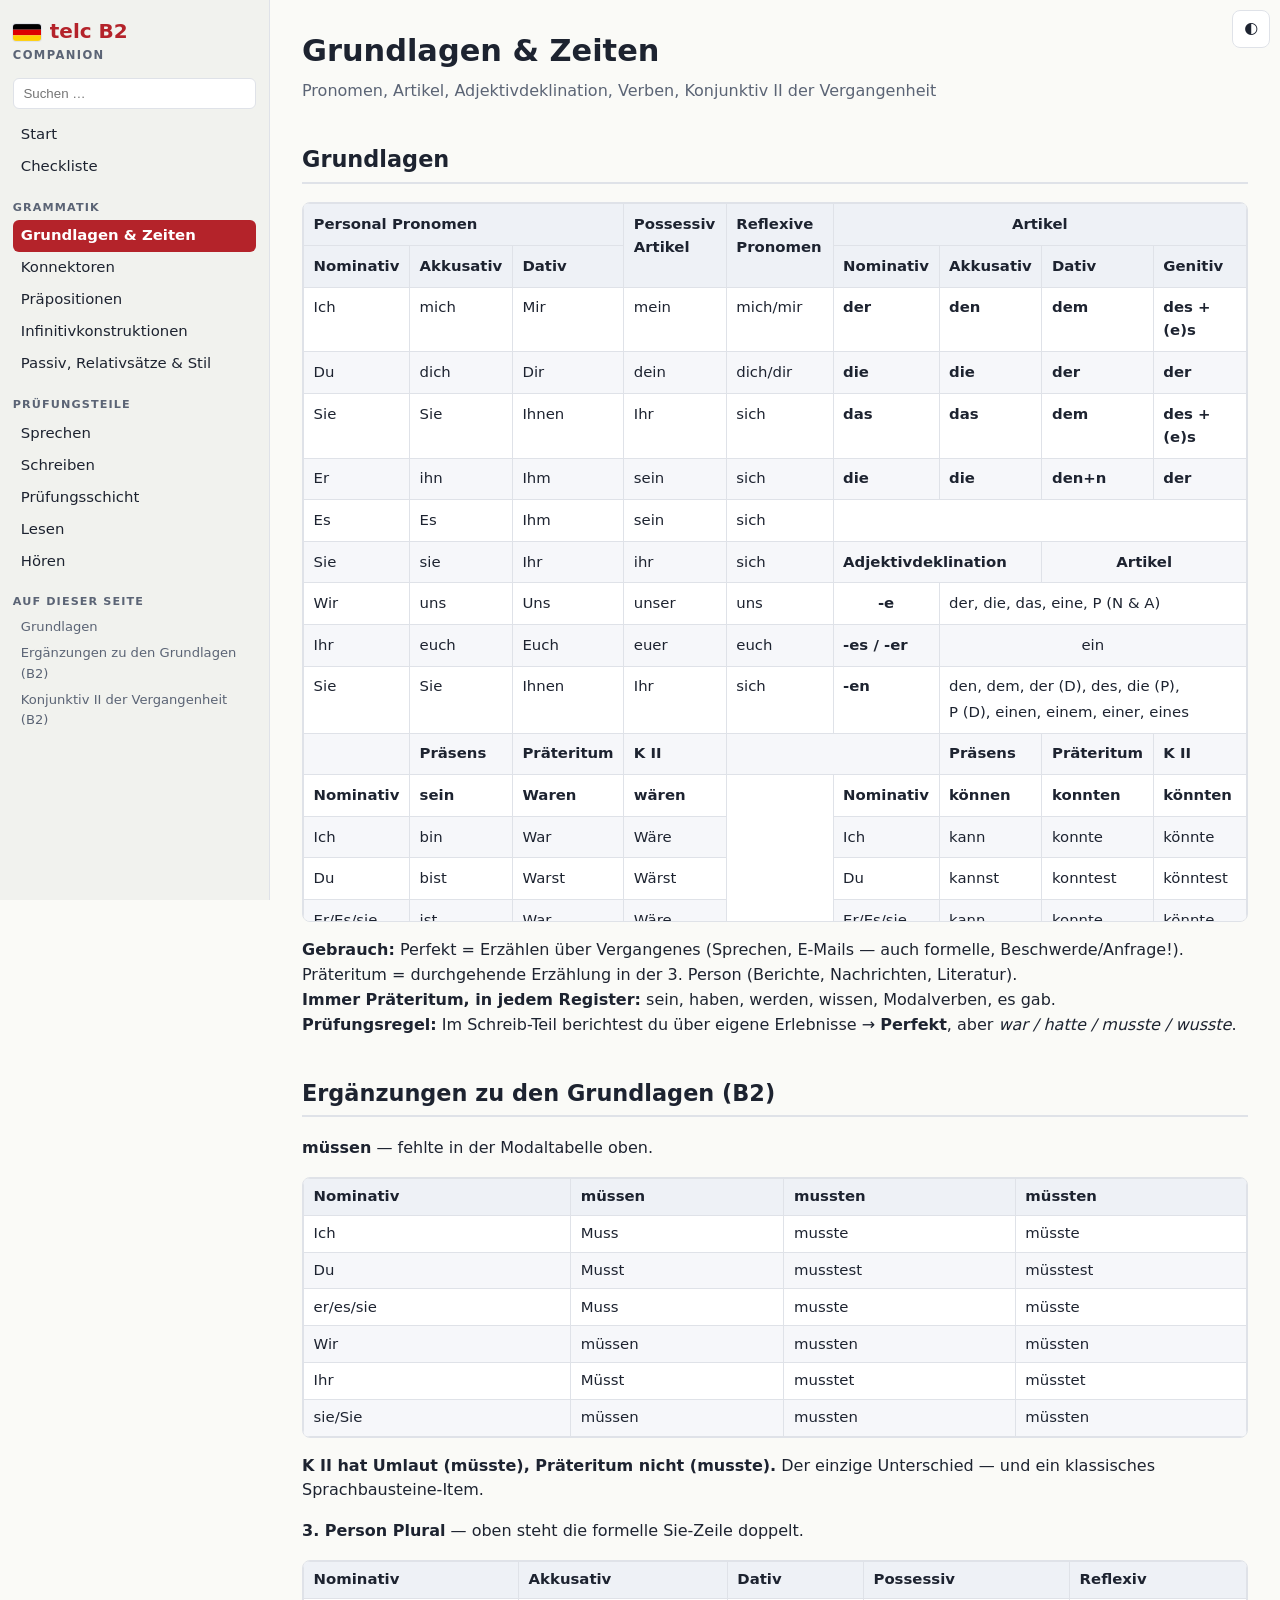
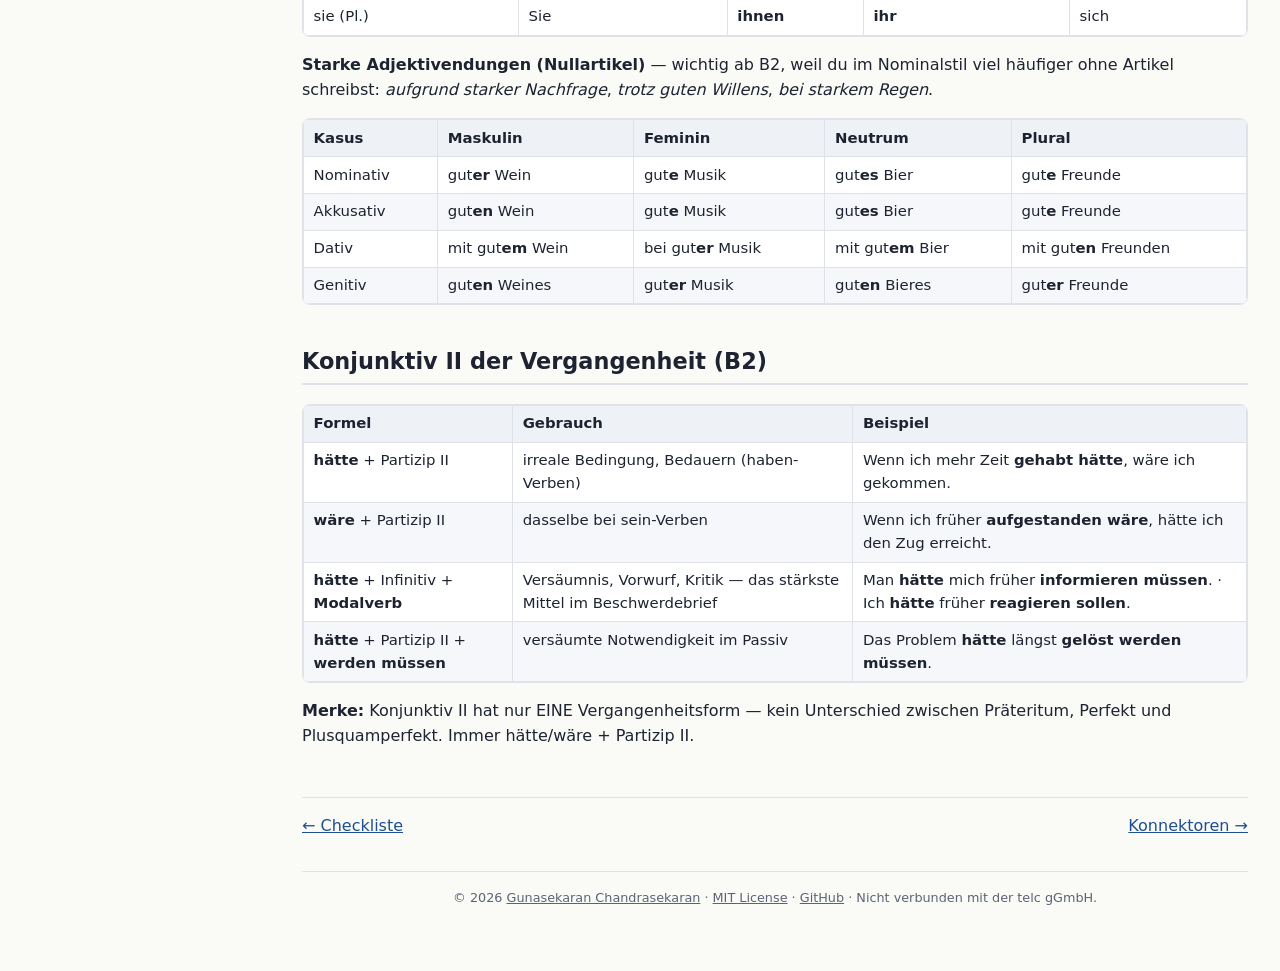
<file: grammatik/grundlagen.html>
<!DOCTYPE html>
<html lang="de">
<head>
<meta charset="utf-8">
<meta name="viewport" content="width=device-width, initial-scale=1">
<title>🇩🇪 Grundlagen &amp; Zeiten · telc Deutsch B2</title>
<link rel="icon" href="data:image/svg+xml,%3Csvg xmlns='http://www.w3.org/2000/svg' viewBox='0 0 5 3'%3E%3Crect width='5' height='1' fill='%23000'/%3E%3Crect y='1' width='5' height='1' fill='%23d00'/%3E%3Crect y='2' width='5' height='1' fill='%23ffce00'/%3E%3C/svg%3E">
<link rel="stylesheet" href="../assets/style.css?v=001012a2">
<script>document.documentElement.dataset.theme = localStorage.getItem('telc-b2-theme') || (matchMedia('(prefers-color-scheme: dark)').matches ? 'dark' : 'light');</script>
</head>
<body data-root="../">
<button class="menu-btn" id="menu-btn" aria-label="Menü">☰</button>
<a class="mobile-brand" href="../index.html"><svg class="flag" viewBox="0 0 5 3" width="28" height="17" role="img" aria-label="Deutschland"><rect width="5" height="1" fill="#000"/><rect y="1" width="5" height="1" fill="#d00"/><rect y="2" width="5" height="1" fill="#ffce00"/></svg>telc B2</a>
<button class="theme-btn" id="theme-btn" aria-label="Dark/Light">◐</button>
<nav class="sidebar" id="sidebar" aria-label="Navigation">
<a class="brand" href="../index.html"><svg class="flag" viewBox="0 0 5 3" width="28" height="17" role="img" aria-label="Deutschland"><rect width="5" height="1" fill="#000"/><rect y="1" width="5" height="1" fill="#d00"/><rect y="2" width="5" height="1" fill="#ffce00"/></svg>telc B2<span>Companion</span></a>
<input type="search" id="search" placeholder="Suchen …" autocomplete="off" aria-label="Suche">
<div id="search-results" class="search-results" hidden></div>
<div class="nav-group">
<a href="../index.html">Start</a>
<a href="../checkliste.html">Checkliste</a>
</div>
<div class="nav-label">Grammatik</div><div class="nav-group">
<a href="../grammatik/grundlagen.html" class="active">Grundlagen &amp; Zeiten</a>
<a href="../grammatik/konnektoren.html">Konnektoren</a>
<a href="../grammatik/praepositionen.html">Präpositionen</a>
<a href="../grammatik/infinitiv.html">Infinitivkonstruktionen</a>
<a href="../grammatik/passiv-relativ-stil.html">Passiv, Relativsätze &amp; Stil</a>
</div><div class="nav-label">Prüfungsteile</div><div class="nav-group">
<a href="../sprechen.html">Sprechen</a>
<a href="../schreiben.html">Schreiben</a>
<a href="../pruefung.html">Prüfungsschicht</a>
<a href="../lesen.html">Lesen</a>
<a href="../hoeren.html">Hören</a>
</div>
<div class="nav-label">Auf dieser Seite</div><div class="nav-group toc">
<a href="#grundlagen">Grundlagen</a>
<a href="#ergaenzungen-zu-den-grundlagen-b2">Ergänzungen zu den Grundlagen (B2)</a>
<a href="#konjunktiv-ii-der-vergangenheit-b2">Konjunktiv II der Vergangenheit (B2)</a>
</div>
</nav>
<main>
<h1>Grundlagen &amp; Zeiten</h1>
<p class="lead">Pronomen, Artikel, Adjektivdeklination, Verben, Konjunktiv II der Vergangenheit</p>
<section id="grundlagen"><h2>Grundlagen<a class="anchor" href="#grundlagen" aria-label="Link">#</a></h2>
<div class="table-wrap"><table>

<thead>
<tr>
<th colspan="3">
<p><strong>Personal Pronomen</strong></p>
</th>
<th rowspan="2">
<p><strong>Possessiv Artikel</strong></p>
</th>
<th rowspan="2">
<p><strong>Reflexive Pronomen</strong></p>
</th>
<th colspan="4" style="text-align: center;">
<p><strong>Artikel</strong></p>
</th>
</tr>
<tr>
<th>
<p><strong>Nominativ</strong></p>
</th>
<th>
<p><strong>Akkusativ</strong></p>
</th>
<th>
<p><strong>Dativ</strong></p>
</th>
<th>
<p><strong>Nominativ</strong></p>
</th>
<th>
<p><strong>Akkusativ</strong></p>
</th>
<th>
<p><strong>Dativ</strong></p>
</th>
<th>
<p><strong>Genitiv</strong></p>
</th>
</tr>
</thead>
<tbody>
<tr>
<td>
<p>Ich</p>
</td>
<td>
<p>mich</p>
</td>
<td>
<p>Mir</p>
</td>
<td>
<p>mein</p>
</td>
<td>
<p>mich/mir</p>
</td>
<td>
<p><strong>der</strong></p>
</td>
<td>
<p><strong>den</strong></p>
</td>
<td>
<p><strong>dem</strong></p>
</td>
<td>
<p><strong>des + (e)s</strong></p>
</td>
</tr>
<tr>
<td>
<p>Du</p>
</td>
<td>
<p>dich</p>
</td>
<td>
<p>Dir</p>
</td>
<td>
<p>dein</p>
</td>
<td>
<p>dich/dir</p>
</td>
<td>
<p><strong>die</strong></p>
</td>
<td>
<p><strong>die</strong></p>
</td>
<td>
<p><strong>der</strong></p>
</td>
<td>
<p><strong>der</strong></p>
</td>
</tr>
<tr>
<td>
<p>Sie</p>
</td>
<td>
<p>Sie</p>
</td>
<td>
<p>Ihnen</p>
</td>
<td>
<p>Ihr</p>
</td>
<td>
<p>sich</p>
</td>
<td>
<p><strong>das</strong></p>
</td>
<td>
<p><strong>das</strong></p>
</td>
<td>
<p><strong>dem</strong></p>
</td>
<td>
<p><strong>des + (e)s</strong></p>
</td>
</tr>
<tr>
<td>
<p>Er</p>
</td>
<td>
<p>ihn</p>
</td>
<td>
<p>Ihm</p>
</td>
<td>
<p>sein</p>
</td>
<td>
<p>sich</p>
</td>
<td>
<p><strong>die</strong></p>
</td>
<td>
<p><strong>die</strong></p>
</td>
<td>
<p><strong>den+n</strong></p>
</td>
<td>
<p><strong>der</strong></p>
</td>
</tr>
<tr>
<td>
<p>Es</p>
</td>
<td>
<p>Es</p>
</td>
<td>
<p>Ihm</p>
</td>
<td>
<p>sein</p>
</td>
<td>
<p>sich</p>
</td>
<td colspan="4"></td>
</tr>
<tr>
<td>
<p>Sie</p>
</td>
<td>
<p>sie</p>
</td>
<td>
<p>Ihr</p>
</td>
<td>
<p>ihr</p>
</td>
<td>
<p>sich</p>
</td>
<td colspan="2">
<p><strong>Adjektivdeklination</strong></p>
</td>
<td colspan="2" style="text-align: center;">
<p><strong>Artikel</strong></p>
</td>
</tr>
<tr>
<td>
<p>Wir</p>
</td>
<td>
<p>uns</p>
</td>
<td>
<p>Uns</p>
</td>
<td>
<p>unser</p>
</td>
<td>
<p>uns</p>
</td>
<td style="text-align: center;">
<p><strong>-e</strong></p>
</td>
<td colspan="3">
<p>der, die, das, eine, P (N &amp; A)</p>
</td>
</tr>
<tr>
<td>
<p>Ihr</p>
</td>
<td>
<p>euch</p>
</td>
<td>
<p>Euch</p>
</td>
<td>
<p>euer</p>
</td>
<td>
<p>euch</p>
</td>
<td>
<p><strong>-es / -er</strong></p>
</td>
<td colspan="3" style="text-align: center;">
<p>ein</p>
</td>
</tr>
<tr>
<td>
<p>Sie</p>
</td>
<td>
<p>Sie</p>
</td>
<td>
<p>Ihnen</p>
</td>
<td>
<p>Ihr</p>
</td>
<td>
<p>sich</p>
</td>
<td>
<p><strong>-en</strong></p>
</td>
<td colspan="3">
<p>den, dem, der (D), des, die (P),</p>
<p>P (D), einen, einem, einer, eines</p>
</td>
</tr>
<tr>
<td></td>
<td>
<p><strong>Präsens</strong></p>
</td>
<td>
<p><strong>Präteritum</strong></p>
</td>
<td>
<p><strong>K II</strong></p>
</td>
<td colspan="2"></td>
<td>
<p><strong>Präsens</strong></p>
</td>
<td>
<p><strong>Präteritum</strong></p>
</td>
<td>
<p><strong>K II</strong></p>
</td>
</tr>
<tr>
<td>
<p><strong>Nominativ</strong></p>
</td>
<td>
<p><strong>sein</strong></p>
</td>
<td>
<p><strong>Waren</strong></p>
</td>
<td>
<p><strong>wären</strong></p>
</td>
<td rowspan="28"></td>
<td>
<p><strong>Nominativ</strong></p>
</td>
<td>
<p><strong>können</strong></p>
</td>
<td>
<p><strong>konnten</strong></p>
</td>
<td>
<p><strong>könnten</strong></p>
</td>
</tr>
<tr>
<td>
<p>Ich</p>
</td>
<td>
<p>bin</p>
</td>
<td>
<p>War</p>
</td>
<td>
<p>Wäre</p>
</td>
<td>
<p>Ich</p>
</td>
<td>
<p>kann</p>
</td>
<td>
<p>konnte</p>
</td>
<td>
<p>könnte</p>
</td>
</tr>
<tr>
<td>
<p>Du</p>
</td>
<td>
<p>bist</p>
</td>
<td>
<p>Warst</p>
</td>
<td>
<p>Wärst</p>
</td>
<td>
<p>Du</p>
</td>
<td>
<p>kannst</p>
</td>
<td>
<p>konntest</p>
</td>
<td>
<p>könntest</p>
</td>
</tr>
<tr>
<td>
<p>Er/Es/sie</p>
</td>
<td>
<p>ist</p>
</td>
<td>
<p>War</p>
</td>
<td>
<p>Wäre</p>
</td>
<td>
<p>Er/Es/sie</p>
</td>
<td>
<p>kann</p>
</td>
<td>
<p>konnte</p>
</td>
<td>
<p>könnte</p>
</td>
</tr>
<tr>
<td>
<p>Wir</p>
</td>
<td>
<p>sind</p>
</td>
<td>
<p>Waren</p>
</td>
<td>
<p>Wären</p>
</td>
<td>
<p>Wir</p>
</td>
<td>
<p>können</p>
</td>
<td>
<p>konnten</p>
</td>
<td>
<p>könnten</p>
</td>
</tr>
<tr>
<td>
<p>Ihr</p>
</td>
<td>
<p>seid</p>
</td>
<td>
<p>Wart</p>
</td>
<td>
<p>Wärt</p>
</td>
<td>
<p>Ihr</p>
</td>
<td>
<p>könnt</p>
</td>
<td>
<p>konntet</p>
</td>
<td>
<p>könntet</p>
</td>
</tr>
<tr>
<td>
<p>Sie/Sie</p>
</td>
<td>
<p>sind</p>
</td>
<td>
<p>Waren</p>
</td>
<td>
<p>Wären</p>
</td>
<td>
<p>Sie/Sie</p>
</td>
<td>
<p>können</p>
</td>
<td>
<p>konnten</p>
</td>
<td>
<p>könnten</p>
</td>
</tr>
<tr>
<td>
<p><strong>Nominativ</strong></p>
</td>
<td>
<p><strong>haben</strong></p>
</td>
<td>
<p><strong>Hatten</strong></p>
</td>
<td>
<p><strong>Hätten</strong></p>
</td>
<td>
<p><strong>Nominativ</strong></p>
</td>
<td>
<p><strong>mögen</strong></p>
</td>
<td>
<p><strong>mochten</strong></p>
</td>
<td>
<p><strong>möchten</strong></p>
</td>
</tr>
<tr>
<td>
<p>Ich</p>
</td>
<td>
<p>habe</p>
</td>
<td>
<p>Hatte</p>
</td>
<td>
<p>Hätte</p>
</td>
<td>
<p>Ich</p>
</td>
<td>
<p>mag</p>
</td>
<td>
<p>mochte</p>
</td>
<td>
<p>möchte</p>
</td>
</tr>
<tr>
<td>
<p>Du</p>
</td>
<td>
<p>hast</p>
</td>
<td>
<p>Hattest</p>
</td>
<td>
<p>Hättest</p>
</td>
<td>
<p>Du</p>
</td>
<td>
<p>magst</p>
</td>
<td>
<p>mochtest</p>
</td>
<td>
<p>möchtest</p>
</td>
</tr>
<tr>
<td>
<p>Er/Es/sie</p>
</td>
<td>
<p>hat</p>
</td>
<td>
<p>Hatte</p>
</td>
<td>
<p>Hätte</p>
</td>
<td>
<p>Er/Es/sie</p>
</td>
<td>
<p>mag</p>
</td>
<td>
<p>mochte</p>
</td>
<td>
<p>möchte</p>
</td>
</tr>
<tr>
<td>
<p>Wir</p>
</td>
<td>
<p>haben</p>
</td>
<td>
<p>Hatten</p>
</td>
<td>
<p>Hätten</p>
</td>
<td>
<p>Wir</p>
</td>
<td>
<p>mögen</p>
</td>
<td>
<p>mochten</p>
</td>
<td>
<p>möchten</p>
</td>
</tr>
<tr>
<td>
<p>Ihr</p>
</td>
<td>
<p>habt</p>
</td>
<td>
<p>Hattet</p>
</td>
<td>
<p>Hättet</p>
</td>
<td>
<p>Ihr</p>
</td>
<td>
<p>mögt</p>
</td>
<td>
<p>mochtet</p>
</td>
<td>
<p>möchtet</p>
</td>
</tr>
<tr>
<td>
<p>Sie/Sie</p>
</td>
<td>
<p>haben</p>
</td>
<td>
<p>Hatten</p>
</td>
<td>
<p>Hätten</p>
</td>
<td>
<p>Sie/Sie</p>
</td>
<td>
<p>mögen</p>
</td>
<td>
<p>mochten</p>
</td>
<td>
<p>möchten</p>
</td>
</tr>
<tr>
<td>
<p><strong>Nominativ</strong></p>
</td>
<td>
<p><strong>werden</strong></p>
</td>
<td>
<p><strong>Wurden</strong></p>
</td>
<td>
<p><strong>Würden</strong></p>
</td>
<td>
<p><strong>Nominativ</strong></p>
</td>
<td>
<p><strong>dürfen</strong></p>
</td>
<td>
<p><strong>durften</strong></p>
</td>
<td>
<p><strong>dürften</strong></p>
</td>
</tr>
<tr>
<td>
<p>Ich</p>
</td>
<td>
<p>werde</p>
</td>
<td>
<p>Wurde</p>
</td>
<td>
<p>Würde</p>
</td>
<td>
<p>Ich</p>
</td>
<td>
<p>darf</p>
</td>
<td>
<p>durfte</p>
</td>
<td>
<p>dürfte</p>
</td>
</tr>
<tr>
<td>
<p>Du</p>
</td>
<td>
<p>wirst</p>
</td>
<td>
<p>Wurdest</p>
</td>
<td>
<p>Würdest</p>
</td>
<td>
<p>Du</p>
</td>
<td>
<p>darfst</p>
</td>
<td>
<p>durftest</p>
</td>
<td>
<p>dürftest</p>
</td>
</tr>
<tr>
<td>
<p>Er/Es/sie</p>
</td>
<td>
<p>wird</p>
</td>
<td>
<p>Wurde</p>
</td>
<td>
<p>Würde</p>
</td>
<td>
<p>Er/Es/sie</p>
</td>
<td>
<p>darf</p>
</td>
<td>
<p>durfte</p>
</td>
<td>
<p>dürfte</p>
</td>
</tr>
<tr>
<td>
<p>Wir</p>
</td>
<td>
<p>werden</p>
</td>
<td>
<p>Wurden</p>
</td>
<td>
<p>Würden</p>
</td>
<td>
<p>Wir</p>
</td>
<td>
<p>dürfen</p>
</td>
<td>
<p>durften</p>
</td>
<td>
<p>dürften</p>
</td>
</tr>
<tr>
<td>
<p>Ihr</p>
</td>
<td>
<p>werdet</p>
</td>
<td>
<p>Wurdet</p>
</td>
<td>
<p>Würdet</p>
</td>
<td>
<p>Ihr</p>
</td>
<td>
<p>dürft</p>
</td>
<td>
<p>durftet</p>
</td>
<td>
<p>dürftet</p>
</td>
</tr>
<tr>
<td>
<p>Sie/Sie</p>
</td>
<td>
<p>werden</p>
</td>
<td>
<p>Wurden</p>
</td>
<td>
<p>Würden</p>
</td>
<td>
<p>Sie/Sie</p>
</td>
<td>
<p>dürfen</p>
</td>
<td>
<p>durften</p>
</td>
<td>
<p>dürften</p>
</td>
</tr>
<tr>
<td>
<p><strong>Nominativ</strong></p>
</td>
<td>
<p><strong>sollen</strong></p>
</td>
<td>
<p><strong>Sollten</strong></p>
</td>
<td>
<p><strong>Sollten</strong></p>
</td>
<td>
<p><strong>Nominativ</strong></p>
</td>
<td>
<p><strong>wollen</strong></p>
</td>
<td>
<p><strong>wollten</strong></p>
</td>
<td>
<p><strong>wollten</strong></p>
</td>
</tr>
<tr>
<td>
<p>Ich</p>
</td>
<td>
<p>soll</p>
</td>
<td>
<p>Sollte</p>
</td>
<td>
<p>Sollte</p>
</td>
<td>
<p>Ich</p>
</td>
<td>
<p>will</p>
</td>
<td>
<p>wollte</p>
</td>
<td>
<p>wollte</p>
</td>
</tr>
<tr>
<td>
<p>Du</p>
</td>
<td>
<p>sollst</p>
</td>
<td>
<p>Solltest</p>
</td>
<td>
<p>Solltest</p>
</td>
<td>
<p>Du</p>
</td>
<td>
<p>willst</p>
</td>
<td>
<p>wolltest</p>
</td>
<td>
<p>wolltest</p>
</td>
</tr>
<tr>
<td>
<p>Er/Es/sie</p>
</td>
<td>
<p>soll</p>
</td>
<td>
<p>Sollte</p>
</td>
<td>
<p>Sollte</p>
</td>
<td>
<p>Er/Es/sie</p>
</td>
<td>
<p>will</p>
</td>
<td>
<p>wollte</p>
</td>
<td>
<p>wollte</p>
</td>
</tr>
<tr>
<td>
<p>Wir</p>
</td>
<td>
<p>sollen</p>
</td>
<td>
<p>sollten</p>
</td>
<td>
<p>Sollten</p>
</td>
<td>
<p>Wir</p>
</td>
<td>
<p>wollen</p>
</td>
<td>
<p>wollten</p>
</td>
<td>
<p>wollten</p>
</td>
</tr>
<tr>
<td>
<p>Ihr</p>
</td>
<td>
<p>sollt</p>
</td>
<td>
<p>solltet</p>
</td>
<td>
<p>Solltet</p>
</td>
<td>
<p>Ihr</p>
</td>
<td>
<p>wollt</p>
</td>
<td>
<p>wolltet</p>
</td>
<td>
<p>wolltet</p>
</td>
</tr>
<tr>
<td>
<p>Sie/Sie</p>
</td>
<td>
<p>sollen</p>
</td>
<td>
<p>sollten</p>
</td>
<td>
<p>Sollten</p>
</td>
<td>
<p>Sie/Sie</p>
</td>
<td>
<p>wollen</p>
</td>
<td>
<p>wollten</p>
</td>
<td>
<p>wollten</p>
</td>
</tr>
</tbody>
</table></div>
<p><strong>Gebrauch:</strong> Perfekt = Erzählen über Vergangenes (Sprechen, E-Mails — auch formelle, Beschwerde/Anfrage!). Präteritum = durchgehende Erzählung in der 3. Person (Berichte, Nachrichten, Literatur).<br />
<strong>Immer Präteritum, in jedem Register:</strong> sein, haben, werden, wissen, Modalverben, es gab.<br />
<strong>Prüfungsregel:</strong> Im Schreib-Teil berichtest du über eigene Erlebnisse → <strong>Perfekt</strong>, aber <em>war / hatte / musste / wusste</em>.</p>
</section>
<section id="ergaenzungen-zu-den-grundlagen-b2"><h2>Ergänzungen zu den Grundlagen (B2)<a class="anchor" href="#ergaenzungen-zu-den-grundlagen-b2" aria-label="Link">#</a></h2>
<p><strong>müssen</strong> — fehlte in der Modaltabelle oben.</p>
<div class="table-wrap"><table>

<thead>
<tr>
<th><strong>Nominativ</strong></th>
<th><strong>müssen</strong></th>
<th><strong>mussten</strong></th>
<th><strong>müssten</strong></th>
</tr>
</thead>
<tbody>
<tr>
<td>Ich</td>
<td>Muss</td>
<td>musste</td>
<td>müsste</td>
</tr>
<tr>
<td>Du</td>
<td>Musst</td>
<td>musstest</td>
<td>müsstest</td>
</tr>
<tr>
<td>er/es/sie</td>
<td>Muss</td>
<td>musste</td>
<td>müsste</td>
</tr>
<tr>
<td>Wir</td>
<td>müssen</td>
<td>mussten</td>
<td>müssten</td>
</tr>
<tr>
<td>Ihr</td>
<td>Müsst</td>
<td>musstet</td>
<td>müsstet</td>
</tr>
<tr>
<td>sie/Sie</td>
<td>müssen</td>
<td>mussten</td>
<td>müssten</td>
</tr>
</tbody>
</table></div>
<p><strong>K II hat Umlaut (müsste), Präteritum nicht (musste).</strong> Der einzige Unterschied — und ein klassisches Sprachbausteine-Item.</p>
<p><strong>3. Person Plural</strong> — oben steht die formelle Sie-Zeile doppelt.</p>
<div class="table-wrap"><table>

<thead>
<tr>
<th><strong>Nominativ</strong></th>
<th><strong>Akkusativ</strong></th>
<th><strong>Dativ</strong></th>
<th><strong>Possessiv</strong></th>
<th><strong>Reflexiv</strong></th>
</tr>
</thead>
<tbody>
<tr>
<td>sie (Pl.)</td>
<td>Sie</td>
<td><strong>ihnen</strong></td>
<td><strong>ihr</strong></td>
<td>sich</td>
</tr>
</tbody>
</table></div>
<p><strong>Starke Adjektivendungen (Nullartikel)</strong> — wichtig ab B2, weil du im Nominalstil viel häufiger ohne Artikel schreibst: <em>aufgrund starker Nachfrage</em>, <em>trotz guten Willens</em>, <em>bei starkem Regen</em>.</p>
<div class="table-wrap"><table>

<thead>
<tr>
<th><strong>Kasus</strong></th>
<th><strong>Maskulin</strong></th>
<th><strong>Feminin</strong></th>
<th><strong>Neutrum</strong></th>
<th><strong>Plural</strong></th>
</tr>
</thead>
<tbody>
<tr>
<td>Nominativ</td>
<td>gut<strong>er</strong> Wein</td>
<td>gut<strong>e</strong> Musik</td>
<td>gut<strong>es</strong> Bier</td>
<td>gut<strong>e</strong> Freunde</td>
</tr>
<tr>
<td>Akkusativ</td>
<td>gut<strong>en</strong> Wein</td>
<td>gut<strong>e</strong> Musik</td>
<td>gut<strong>es</strong> Bier</td>
<td>gut<strong>e</strong> Freunde</td>
</tr>
<tr>
<td>Dativ</td>
<td>mit gut<strong>em</strong> Wein</td>
<td>bei gut<strong>er</strong> Musik</td>
<td>mit gut<strong>em</strong> Bier</td>
<td>mit gut<strong>en</strong> Freunden</td>
</tr>
<tr>
<td>Genitiv</td>
<td>gut<strong>en</strong> Weines</td>
<td>gut<strong>er</strong> Musik</td>
<td>gut<strong>en</strong> Bieres</td>
<td>gut<strong>er</strong> Freunde</td>
</tr>
</tbody>
</table></div>
</section>
<section id="konjunktiv-ii-der-vergangenheit-b2"><h2>Konjunktiv II der Vergangenheit (B2)<a class="anchor" href="#konjunktiv-ii-der-vergangenheit-b2" aria-label="Link">#</a></h2>
<div class="table-wrap"><table>

<thead>
<tr>
<th><strong>Formel</strong></th>
<th><strong>Gebrauch</strong></th>
<th><strong>Beispiel</strong></th>
</tr>
</thead>
<tbody>
<tr>
<td><strong>hätte</strong> + Partizip II</td>
<td>irreale Bedingung, Bedauern (haben-Verben)</td>
<td>Wenn ich mehr Zeit <strong>gehabt hätte</strong>, wäre ich gekommen.</td>
</tr>
<tr>
<td><strong>wäre</strong> + Partizip II</td>
<td>dasselbe bei sein-Verben</td>
<td>Wenn ich früher <strong>aufgestanden wäre</strong>, hätte ich den Zug erreicht.</td>
</tr>
<tr>
<td><strong>hätte</strong> + Infinitiv + <strong>Modalverb</strong></td>
<td>Versäumnis, Vorwurf, Kritik — das stärkste Mittel im Beschwerdebrief</td>
<td>Man <strong>hätte</strong> mich früher <strong>informieren müssen</strong>. · Ich <strong>hätte</strong> früher <strong>reagieren sollen</strong>.</td>
</tr>
<tr>
<td><strong>hätte</strong> + Partizip II + <strong>werden müssen</strong></td>
<td>versäumte Notwendigkeit im Passiv</td>
<td>Das Problem <strong>hätte</strong> längst <strong>gelöst werden müssen</strong>.</td>
</tr>
</tbody>
</table></div>
<p><strong>Merke:</strong> Konjunktiv II hat nur EINE Vergangenheitsform — kein Unterschied zwischen Präteritum, Perfekt und Plusquamperfekt. Immer hätte/wäre + Partizip II.</p>
</section>
<div class="pager"><a href="../checkliste.html">← Checkliste</a><a href="../grammatik/konnektoren.html">Konnektoren →</a></div>
<footer class="site-footer">© 2026 <a href="https://github.com/kalaiguna">Gunasekaran Chandrasekaran</a> · <a href="https://github.com/kalaiguna/deutsch-telc-b2/blob/main/LICENSE">MIT License</a> · <a href="https://github.com/kalaiguna/deutsch-telc-b2">GitHub</a> · Nicht verbunden mit der telc gGmbH.</footer>
</main>
<script src="../assets/search-index.js?v=001012a2"></script>
<script src="../assets/app.js?v=001012a2"></script>
</body>
</html>
</file>
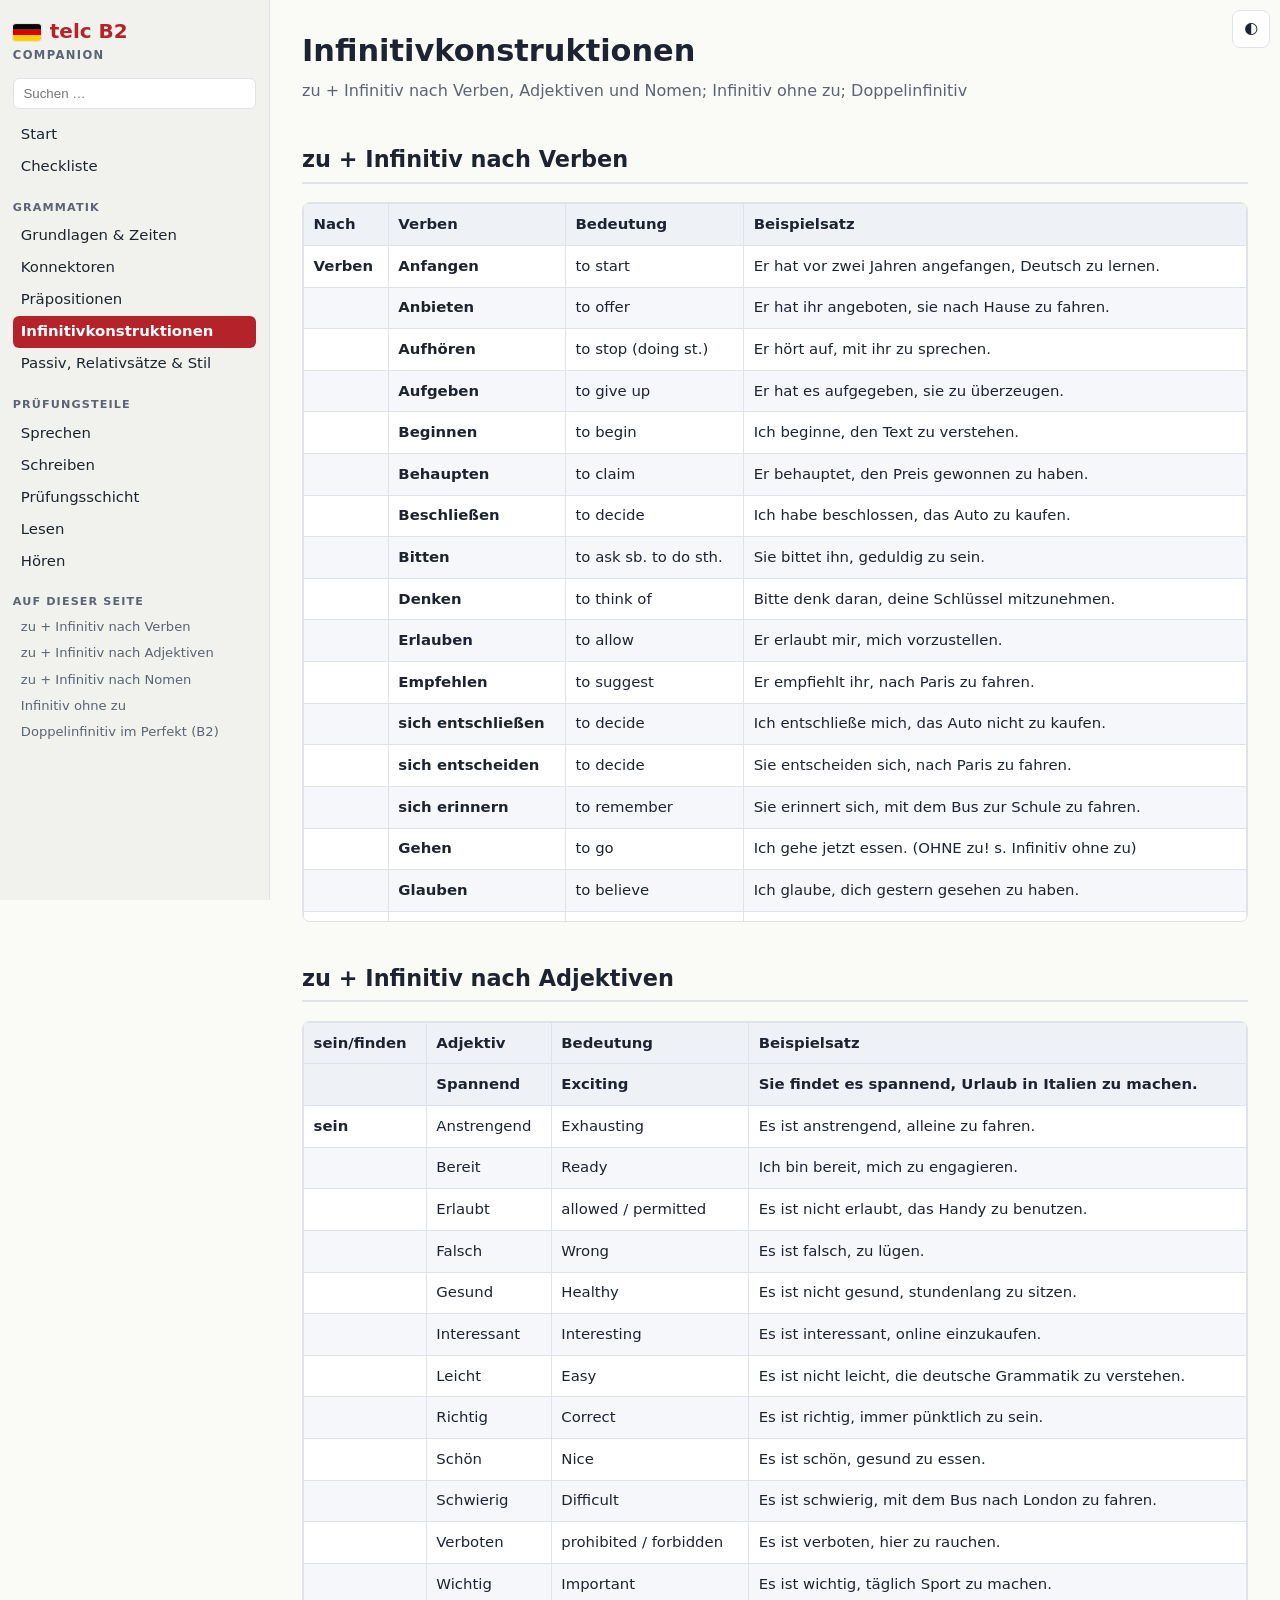
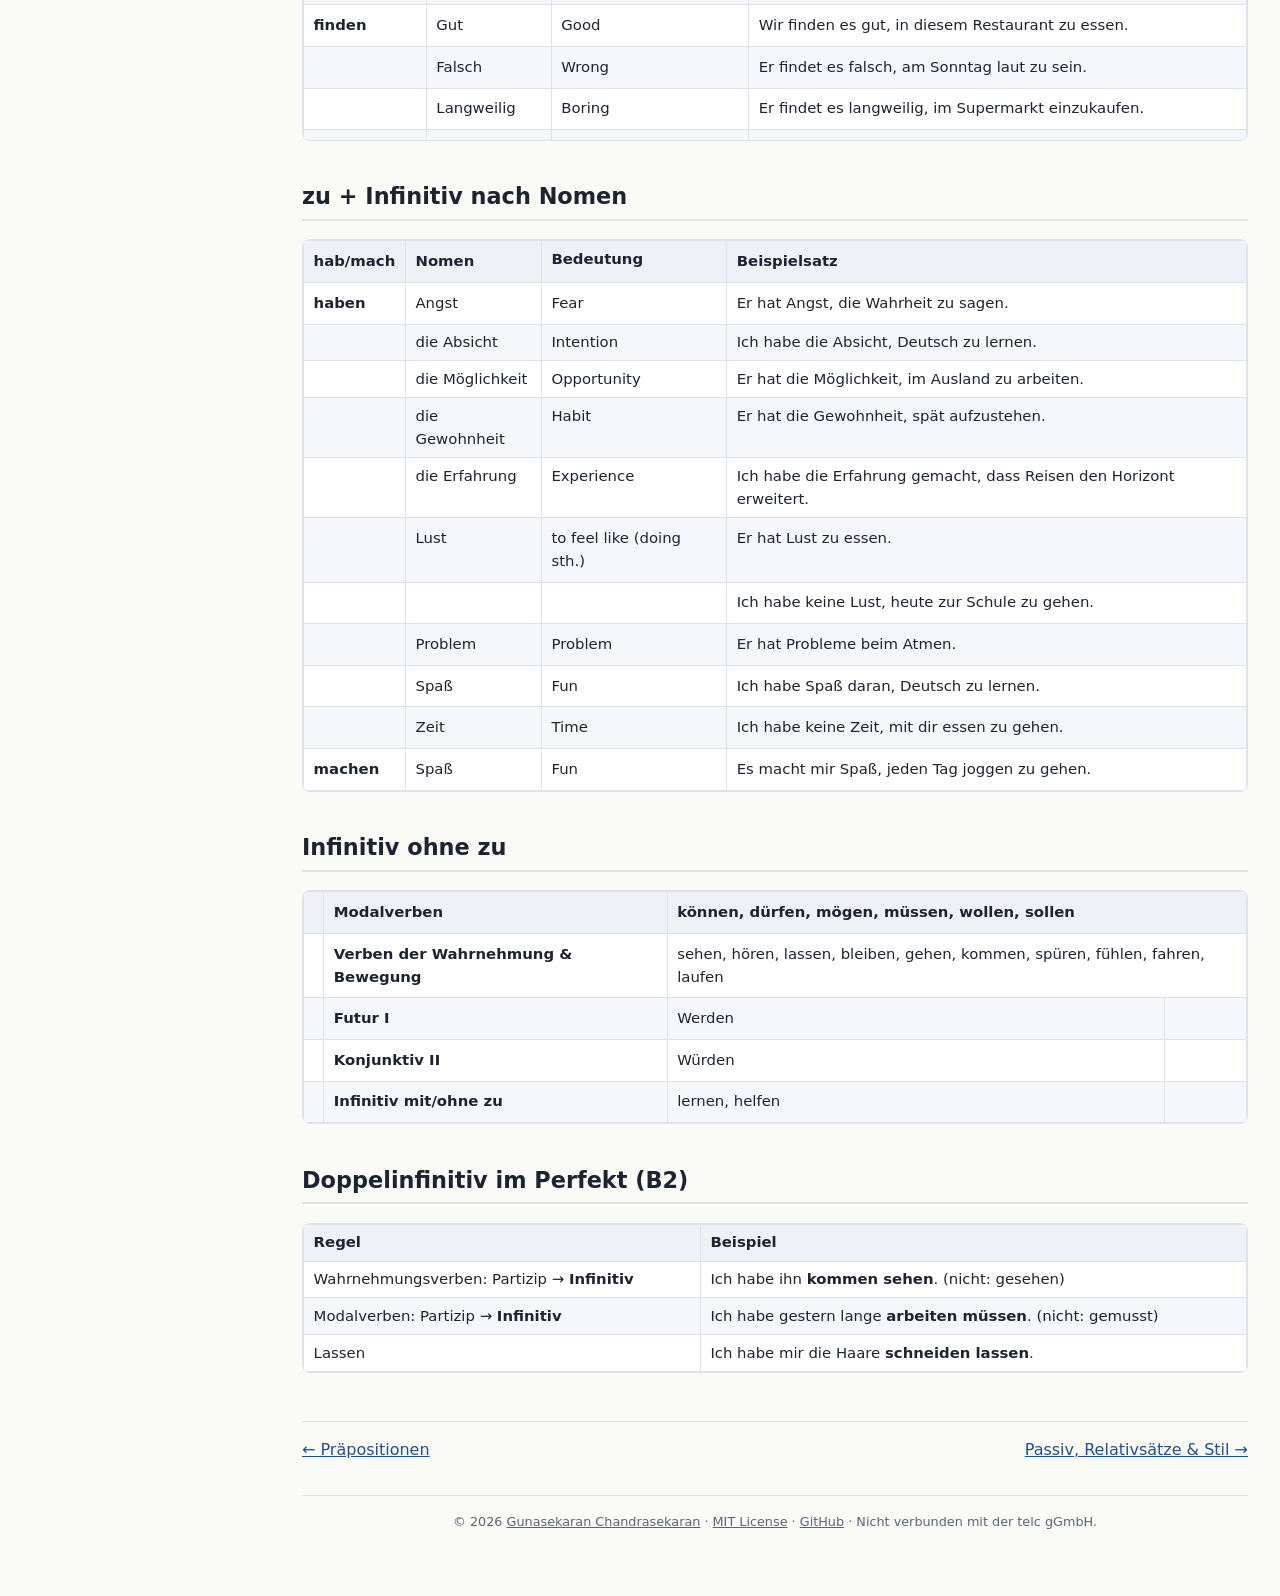
<file: grammatik/infinitiv.html>
<!DOCTYPE html>
<html lang="de">
<head>
<meta charset="utf-8">
<meta name="viewport" content="width=device-width, initial-scale=1">
<title>🇩🇪 Infinitivkonstruktionen · telc Deutsch B2</title>
<link rel="icon" href="data:image/svg+xml,%3Csvg xmlns='http://www.w3.org/2000/svg' viewBox='0 0 5 3'%3E%3Crect width='5' height='1' fill='%23000'/%3E%3Crect y='1' width='5' height='1' fill='%23d00'/%3E%3Crect y='2' width='5' height='1' fill='%23ffce00'/%3E%3C/svg%3E">
<link rel="stylesheet" href="../assets/style.css?v=001012a2">
<script>document.documentElement.dataset.theme = localStorage.getItem('telc-b2-theme') || (matchMedia('(prefers-color-scheme: dark)').matches ? 'dark' : 'light');</script>
</head>
<body data-root="../">
<button class="menu-btn" id="menu-btn" aria-label="Menü">☰</button>
<a class="mobile-brand" href="../index.html"><svg class="flag" viewBox="0 0 5 3" width="28" height="17" role="img" aria-label="Deutschland"><rect width="5" height="1" fill="#000"/><rect y="1" width="5" height="1" fill="#d00"/><rect y="2" width="5" height="1" fill="#ffce00"/></svg>telc B2</a>
<button class="theme-btn" id="theme-btn" aria-label="Dark/Light">◐</button>
<nav class="sidebar" id="sidebar" aria-label="Navigation">
<a class="brand" href="../index.html"><svg class="flag" viewBox="0 0 5 3" width="28" height="17" role="img" aria-label="Deutschland"><rect width="5" height="1" fill="#000"/><rect y="1" width="5" height="1" fill="#d00"/><rect y="2" width="5" height="1" fill="#ffce00"/></svg>telc B2<span>Companion</span></a>
<input type="search" id="search" placeholder="Suchen …" autocomplete="off" aria-label="Suche">
<div id="search-results" class="search-results" hidden></div>
<div class="nav-group">
<a href="../index.html">Start</a>
<a href="../checkliste.html">Checkliste</a>
</div>
<div class="nav-label">Grammatik</div><div class="nav-group">
<a href="../grammatik/grundlagen.html">Grundlagen &amp; Zeiten</a>
<a href="../grammatik/konnektoren.html">Konnektoren</a>
<a href="../grammatik/praepositionen.html">Präpositionen</a>
<a href="../grammatik/infinitiv.html" class="active">Infinitivkonstruktionen</a>
<a href="../grammatik/passiv-relativ-stil.html">Passiv, Relativsätze &amp; Stil</a>
</div><div class="nav-label">Prüfungsteile</div><div class="nav-group">
<a href="../sprechen.html">Sprechen</a>
<a href="../schreiben.html">Schreiben</a>
<a href="../pruefung.html">Prüfungsschicht</a>
<a href="../lesen.html">Lesen</a>
<a href="../hoeren.html">Hören</a>
</div>
<div class="nav-label">Auf dieser Seite</div><div class="nav-group toc">
<a href="#zu-infinitiv-nach-verben">zu + Infinitiv nach Verben</a>
<a href="#zu-infinitiv-nach-adjektiven">zu + Infinitiv nach Adjektiven</a>
<a href="#zu-infinitiv-nach-nomen">zu + Infinitiv nach Nomen</a>
<a href="#infinitiv-ohne-zu">Infinitiv ohne zu</a>
<a href="#doppelinfinitiv-im-perfekt-b2">Doppelinfinitiv im Perfekt (B2)</a>
</div>
</nav>
<main>
<h1>Infinitivkonstruktionen</h1>
<p class="lead">zu + Infinitiv nach Verben, Adjektiven und Nomen; Infinitiv ohne zu; Doppelinfinitiv</p>
<section id="zu-infinitiv-nach-verben"><h2>zu + Infinitiv nach Verben<a class="anchor" href="#zu-infinitiv-nach-verben" aria-label="Link">#</a></h2>
<div class="table-wrap"><table>

<thead>
<tr>
<th>
<p><strong>Nach</strong></p>
</th>
<th>
<p><strong>Verben</strong></p>
</th>
<th>
<p><strong>Bedeutung</strong></p>
</th>
<th>
<p><strong>Beispielsatz</strong></p>
</th>
</tr>
</thead>
<tbody>
<tr>
<td>
<p><strong>Verben</strong></p>
</td>
<td>
<p><strong>Anfangen</strong></p>
</td>
<td>
<p>to start</p>
</td>
<td>
<p>Er hat vor zwei Jahren angefangen, Deutsch zu lernen.</p>
</td>
</tr>
<tr>
<td></td>
<td>
<p><strong>Anbieten</strong></p>
</td>
<td>
<p>to offer</p>
</td>
<td>
<p>Er hat ihr angeboten, sie nach Hause zu fahren.</p>
</td>
</tr>
<tr>
<td></td>
<td>
<p><strong>Aufhören</strong></p>
</td>
<td>
<p>to stop (doing st.)</p>
</td>
<td>
<p>Er hört auf, mit ihr zu sprechen.</p>
</td>
</tr>
<tr>
<td></td>
<td>
<p><strong>Aufgeben</strong></p>
</td>
<td>
<p>to give up</p>
</td>
<td>
<p>Er hat es aufgegeben, sie zu überzeugen.</p>
</td>
</tr>
<tr>
<td></td>
<td>
<p><strong>Beginnen</strong></p>
</td>
<td>
<p>to begin</p>
</td>
<td>
<p>Ich beginne, den Text zu verstehen.</p>
</td>
</tr>
<tr>
<td></td>
<td>
<p><strong>Behaupten</strong></p>
</td>
<td>
<p>to claim</p>
</td>
<td>
<p>Er behauptet, den Preis gewonnen zu haben.</p>
</td>
</tr>
<tr>
<td></td>
<td>
<p><strong>Beschließen</strong></p>
</td>
<td>
<p>to decide</p>
</td>
<td>
<p>Ich habe beschlossen, das Auto zu kaufen.</p>
</td>
</tr>
<tr>
<td></td>
<td>
<p><strong>Bitten</strong></p>
</td>
<td>
<p>to ask sb. to do sth.</p>
</td>
<td>
<p>Sie bittet ihn, geduldig zu sein.</p>
</td>
</tr>
<tr>
<td></td>
<td>
<p><strong>Denken</strong></p>
</td>
<td>
<p>to think of</p>
</td>
<td>
<p>Bitte denk daran, deine Schlüssel mitzunehmen.</p>
</td>
</tr>
<tr>
<td></td>
<td>
<p><strong>Erlauben</strong></p>
</td>
<td>
<p>to allow</p>
</td>
<td>
<p>Er erlaubt mir, mich vorzustellen.</p>
</td>
</tr>
<tr>
<td></td>
<td>
<p><strong>Empfehlen</strong></p>
</td>
<td>
<p>to suggest</p>
</td>
<td>
<p>Er empfiehlt ihr, nach Paris zu fahren.</p>
</td>
</tr>
<tr>
<td></td>
<td>
<p><strong>sich entschließen</strong></p>
</td>
<td>
<p>to decide</p>
</td>
<td>
<p>Ich entschließe mich, das Auto nicht zu kaufen.</p>
</td>
</tr>
<tr>
<td></td>
<td>
<p><strong>sich entscheiden</strong></p>
</td>
<td>
<p>to decide</p>
</td>
<td>
<p>Sie entscheiden sich, nach Paris zu fahren.</p>
</td>
</tr>
<tr>
<td></td>
<td>
<p><strong>sich erinnern</strong></p>
</td>
<td>
<p>to remember</p>
</td>
<td>
<p>Sie erinnert sich, mit dem Bus zur Schule zu fahren.</p>
</td>
</tr>
<tr>
<td></td>
<td>
<p><strong>Gehen</strong></p>
</td>
<td>
<p>to go</p>
</td>
<td>
<p>Ich gehe jetzt essen. (OHNE zu! s. Infinitiv ohne zu)</p>
</td>
</tr>
<tr>
<td></td>
<td>
<p><strong>Glauben</strong></p>
</td>
<td>
<p>to believe</p>
</td>
<td>
<p>Ich glaube, dich gestern gesehen zu haben.</p>
</td>
</tr>
<tr>
<td></td>
<td>
<p><strong>sich gewöhnen</strong></p>
</td>
<td>
<p>to get used to</p>
</td>
<td>
<p>Ich habe mich daran gewöhnt, eine Schutzmaske zu tragen.</p>
</td>
</tr>
<tr>
<td></td>
<td>
<p><strong>Helfen</strong></p>
</td>
<td>
<p>to help</p>
</td>
<td>
<p>Ich helfe dir, Deutsch zu lernen.</p>
</td>
</tr>
<tr>
<td></td>
<td>
<p><strong>Hoffen</strong></p>
</td>
<td>
<p>to hope</p>
</td>
<td>
<p>Ich hoffe, bald von dir zu hören.</p>
</td>
</tr>
<tr>
<td></td>
<td>
<p><strong>Lernen</strong></p>
</td>
<td>
<p>to learn</p>
</td>
<td>
<p>Er lernt Deutsch, um in Deutschland zu leben.</p>
</td>
</tr>
<tr>
<td></td>
<td>
<p><strong>Meinen</strong></p>
</td>
<td>
<p>to opine</p>
</td>
<td>
<p>Er meint, alles besser zu wissen.</p>
</td>
</tr>
<tr>
<td></td>
<td>
<p><strong>Planen</strong></p>
</td>
<td>
<p>to schedule</p>
</td>
<td>
<p>Er plant, die Party zu feiern.</p>
</td>
</tr>
<tr>
<td></td>
<td>
<p><strong>Schaffen</strong></p>
</td>
<td>
<p>to manage</p>
</td>
<td>
<p>Er schafft es, die Prüfung zu bestehen.</p>
</td>
</tr>
<tr>
<td></td>
<td>
<p><strong>Scheinen</strong></p>
</td>
<td>
<p>to seem</p>
</td>
<td>
<p>Es scheint zu regnen.</p>
</td>
</tr>
<tr>
<td></td>
<td>
<p><strong>Vergessen</strong></p>
</td>
<td>
<p>to forget</p>
</td>
<td>
<p>Er hat vergessen, die Waschmaschine anzumachen.</p>
</td>
</tr>
<tr>
<td></td>
<td>
<p><strong>Verbieten</strong></p>
</td>
<td>
<p>to forbid</p>
</td>
<td>
<p>Es ist verboten, hier zu rauchen.</p>
</td>
</tr>
<tr>
<td></td>
<td>
<p><strong>Vermeiden</strong></p>
</td>
<td>
<p>to avoid</p>
</td>
<td>
<p>Er vermeidet es, mit ihr nach Paris zu fahren.</p>
</td>
</tr>
<tr>
<td></td>
<td>
<p><strong>Versuchen</strong></p>
</td>
<td>
<p>to try</p>
</td>
<td>
<p>Ich versuche, mehr zu lernen.</p>
</td>
</tr>
<tr>
<td></td>
<td>
<p><strong>Versprechen</strong></p>
</td>
<td>
<p>to promise</p>
</td>
<td>
<p>Ich verspreche, nicht spät zu kommen.</p>
</td>
</tr>
<tr>
<td></td>
<td>
<p><strong>Vorhaben</strong></p>
</td>
<td>
<p>to plan</p>
</td>
<td>
<p>Meine Eltern haben vor, nächstes Jahr nach Japan zu fliegen.</p>
</td>
</tr>
<tr>
<td></td>
<td>
<p><strong>sich weigern</strong></p>
</td>
<td>
<p>to refuse</p>
</td>
<td>
<p>Das Baby weigert sich, den Brei zu essen.</p>
</td>
</tr>
<tr>
<td></td>
<td>
<p><strong>Fortfahren</strong></p>
</td>
<td>
<p>to continue</p>
</td>
<td>
<p>Er fuhr fort, seine Arbeit zu erledigen.</p>
</td>
</tr>
<tr>
<td></td>
<td>
<p><strong>Brauchen</strong></p>
</td>
<td>
<p>to need</p>
</td>
<td>
<p><strong>nur/nicht/kein</strong></p>
</td>
</tr>
<tr>
<td></td>
<td></td>
<td></td>
<td>
<p>Du brauchst mich nur anzurufen.</p>
</td>
</tr>
<tr>
<td></td>
<td></td>
<td></td>
<td>
<p>Sie braucht das Geschirr nicht zu spülen.</p>
</td>
</tr>
<tr>
<td></td>
<td></td>
<td></td>
<td>
<p>Sie brauchen keine E-Mail zu schreiben.</p>
</td>
</tr>
<tr>
<td></td>
<td></td>
<td></td>
<td>
<p>Er braucht kein Brot zu essen.</p>
</td>
</tr>
</tbody>
</table></div>
</section>
<section id="zu-infinitiv-nach-adjektiven"><h2>zu + Infinitiv nach Adjektiven<a class="anchor" href="#zu-infinitiv-nach-adjektiven" aria-label="Link">#</a></h2>
<div class="table-wrap"><table>

<thead>
<tr>
<th>
<p><strong>sein/finden</strong></p>
</th>
<th>
<p><strong>Adjektiv</strong></p>
</th>
<th>
<p><strong>Bedeutung</strong></p>
</th>
<th>
<p><strong>Beispielsatz</strong></p>
</th>
</tr>
<tr>
<th></th>
<th>
<p>Spannend</p>
</th>
<th>
<p>Exciting</p>
</th>
<th>
<p>Sie findet es spannend, Urlaub in Italien zu machen.</p>
</th>
</tr>
</thead>
<tbody>
<tr>
<td>
<p><strong>sein</strong></p>
</td>
<td>
<p>Anstrengend</p>
</td>
<td>
<p>Exhausting</p>
</td>
<td>
<p>Es ist anstrengend, alleine zu fahren.</p>
</td>
</tr>
<tr>
<td></td>
<td>
<p>Bereit</p>
</td>
<td>
<p>Ready</p>
</td>
<td>
<p>Ich bin bereit, mich zu engagieren.</p>
</td>
</tr>
<tr>
<td></td>
<td>
<p>Erlaubt</p>
</td>
<td>
<p>allowed / permitted</p>
</td>
<td>
<p>Es ist nicht erlaubt, das Handy zu benutzen.</p>
</td>
</tr>
<tr>
<td></td>
<td>
<p>Falsch</p>
</td>
<td>
<p>Wrong</p>
</td>
<td>
<p>Es ist falsch, zu lügen.</p>
</td>
</tr>
<tr>
<td></td>
<td>
<p>Gesund</p>
</td>
<td>
<p>Healthy</p>
</td>
<td>
<p>Es ist nicht gesund, stundenlang zu sitzen.</p>
</td>
</tr>
<tr>
<td></td>
<td>
<p>Interessant</p>
</td>
<td>
<p>Interesting</p>
</td>
<td>
<p>Es ist interessant, online einzukaufen.</p>
</td>
</tr>
<tr>
<td></td>
<td>
<p>Leicht</p>
</td>
<td>
<p>Easy</p>
</td>
<td>
<p>Es ist nicht leicht, die deutsche Grammatik zu verstehen.</p>
</td>
</tr>
<tr>
<td></td>
<td>
<p>Richtig</p>
</td>
<td>
<p>Correct</p>
</td>
<td>
<p>Es ist richtig, immer pünktlich zu sein.</p>
</td>
</tr>
<tr>
<td></td>
<td>
<p>Schön</p>
</td>
<td>
<p>Nice</p>
</td>
<td>
<p>Es ist schön, gesund zu essen.</p>
</td>
</tr>
<tr>
<td></td>
<td>
<p>Schwierig</p>
</td>
<td>
<p>Difficult</p>
</td>
<td>
<p>Es ist schwierig, mit dem Bus nach London zu fahren.</p>
</td>
</tr>
<tr>
<td></td>
<td>
<p>Verboten</p>
</td>
<td>
<p>prohibited / forbidden</p>
</td>
<td>
<p>Es ist verboten, hier zu rauchen.</p>
</td>
</tr>
<tr>
<td></td>
<td>
<p>Wichtig</p>
</td>
<td>
<p>Important</p>
</td>
<td>
<p>Es ist wichtig, täglich Sport zu machen.</p>
</td>
</tr>
<tr>
<td>
<p><strong>finden</strong></p>
</td>
<td>
<p>Gut</p>
</td>
<td>
<p>Good</p>
</td>
<td>
<p>Wir finden es gut, in diesem Restaurant zu essen.</p>
</td>
</tr>
<tr>
<td></td>
<td>
<p>Falsch</p>
</td>
<td>
<p>Wrong</p>
</td>
<td>
<p>Er findet es falsch, am Sonntag laut zu sein.</p>
</td>
</tr>
<tr>
<td></td>
<td>
<p>Langweilig</p>
</td>
<td>
<p>Boring</p>
</td>
<td>
<p>Er findet es langweilig, im Supermarkt einzukaufen.</p>
</td>
</tr>
<tr>
<td></td>
<td>
<p>Toll</p>
</td>
<td>
<p>Great</p>
</td>
<td>
<p>Ich finde es toll, in dieser Firma zu arbeiten.</p>
</td>
</tr>
<tr>
<td></td>
<td>
<p>Wichtig</p>
</td>
<td>
<p>Important</p>
</td>
<td>
<p>Ich finde es wichtig, pünktlich zu sein.</p>
</td>
</tr>
</tbody>
</table></div>
</section>
<section id="zu-infinitiv-nach-nomen"><h2>zu + Infinitiv nach Nomen<a class="anchor" href="#zu-infinitiv-nach-nomen" aria-label="Link">#</a></h2>
<div class="table-wrap"><table>

<thead>
<tr>
<th>
<p><strong>hab/mach</strong></p>
</th>
<th>
<p><strong>Nomen</strong></p>
</th>
<th><strong>Bedeutung</strong></th>
<th>
<p><strong>Beispielsatz</strong></p>
</th>
</tr>
</thead>
<tbody>
<tr>
<td>
<p><strong>haben</strong></p>
</td>
<td>
<p>Angst</p>
</td>
<td>
<p>Fear</p>
</td>
<td>
<p>Er hat Angst, die Wahrheit zu sagen.</p>
</td>
</tr>
<tr>
<td></td>
<td>die Absicht</td>
<td>Intention</td>
<td>Ich habe die Absicht, Deutsch zu lernen.</td>
</tr>
<tr>
<td></td>
<td>die Möglichkeit</td>
<td>Opportunity</td>
<td>Er hat die Möglichkeit, im Ausland zu arbeiten.</td>
</tr>
<tr>
<td></td>
<td>die Gewohnheit</td>
<td>Habit</td>
<td>Er hat die Gewohnheit, spät aufzustehen.</td>
</tr>
<tr>
<td></td>
<td>die Erfahrung</td>
<td>Experience</td>
<td>Ich habe die Erfahrung gemacht, dass Reisen den Horizont erweitert.</td>
</tr>
<tr>
<td></td>
<td>
<p>Lust</p>
</td>
<td>
<p>to feel like (doing sth.)</p>
</td>
<td>
<p>Er hat Lust zu essen.</p>
</td>
</tr>
<tr>
<td></td>
<td></td>
<td></td>
<td>
<p>Ich habe keine Lust, heute zur Schule zu gehen.</p>
</td>
</tr>
<tr>
<td></td>
<td>
<p>Problem</p>
</td>
<td>
<p>Problem</p>
</td>
<td>
<p>Er hat Probleme beim Atmen.</p>
</td>
</tr>
<tr>
<td></td>
<td>
<p>Spaß</p>
</td>
<td>
<p>Fun</p>
</td>
<td>
<p>Ich habe Spaß daran, Deutsch zu lernen.</p>
</td>
</tr>
<tr>
<td></td>
<td>
<p>Zeit</p>
</td>
<td>
<p>Time</p>
</td>
<td>
<p>Ich habe keine Zeit, mit dir essen zu gehen.</p>
</td>
</tr>
<tr>
<td>
<p><strong>machen</strong></p>
</td>
<td>
<p>Spaß</p>
</td>
<td>
<p>Fun</p>
</td>
<td>
<p>Es macht mir Spaß, jeden Tag joggen zu gehen.</p>
</td>
</tr>
</tbody>
</table></div>
</section>
<section id="infinitiv-ohne-zu"><h2>Infinitiv ohne zu<a class="anchor" href="#infinitiv-ohne-zu" aria-label="Link">#</a></h2>
<div class="table-wrap"><table>

<thead>
<tr>
<th></th>
<th>
<p><strong>Modalverben</strong></p>
</th>
<th colspan="2">
<p>können, dürfen, mögen, müssen, wollen, sollen</p>
</th>
</tr>
</thead>
<tbody>
<tr>
<td></td>
<td>
<p><strong>Verben der Wahrnehmung &amp; Bewegung</strong></p>
</td>
<td colspan="2">
<p>sehen, hören, lassen, bleiben, gehen, kommen, spüren, fühlen, fahren, laufen</p>
</td>
</tr>
<tr>
<td></td>
<td>
<p><strong>Futur I</strong></p>
</td>
<td>
<p>Werden</p>
</td>
<td></td>
</tr>
<tr>
<td></td>
<td>
<p><strong>Konjunktiv II</strong></p>
</td>
<td>
<p>Würden</p>
</td>
<td></td>
</tr>
<tr>
<td></td>
<td>
<p><strong>Infinitiv mit/ohne zu</strong></p>
</td>
<td>
<p>lernen, helfen</p>
</td>
<td></td>
</tr>
</tbody>
</table></div>
</section>
<section id="doppelinfinitiv-im-perfekt-b2"><h2>Doppelinfinitiv im Perfekt (B2)<a class="anchor" href="#doppelinfinitiv-im-perfekt-b2" aria-label="Link">#</a></h2>
<div class="table-wrap"><table>

<thead>
<tr>
<th><strong>Regel</strong></th>
<th><strong>Beispiel</strong></th>
</tr>
</thead>
<tbody>
<tr>
<td>Wahrnehmungsverben: Partizip → <strong>Infinitiv</strong></td>
<td>Ich habe ihn <strong>kommen sehen</strong>. (nicht: gesehen)</td>
</tr>
<tr>
<td>Modalverben: Partizip → <strong>Infinitiv</strong></td>
<td>Ich habe gestern lange <strong>arbeiten müssen</strong>. (nicht: gemusst)</td>
</tr>
<tr>
<td>Lassen</td>
<td>Ich habe mir die Haare <strong>schneiden lassen</strong>.</td>
</tr>
</tbody>
</table></div>
</section>
<div class="pager"><a href="../grammatik/praepositionen.html">← Präpositionen</a><a href="../grammatik/passiv-relativ-stil.html">Passiv, Relativsätze &amp; Stil →</a></div>
<footer class="site-footer">© 2026 <a href="https://github.com/kalaiguna">Gunasekaran Chandrasekaran</a> · <a href="https://github.com/kalaiguna/deutsch-telc-b2/blob/main/LICENSE">MIT License</a> · <a href="https://github.com/kalaiguna/deutsch-telc-b2">GitHub</a> · Nicht verbunden mit der telc gGmbH.</footer>
</main>
<script src="../assets/search-index.js?v=001012a2"></script>
<script src="../assets/app.js?v=001012a2"></script>
</body>
</html>
</file>
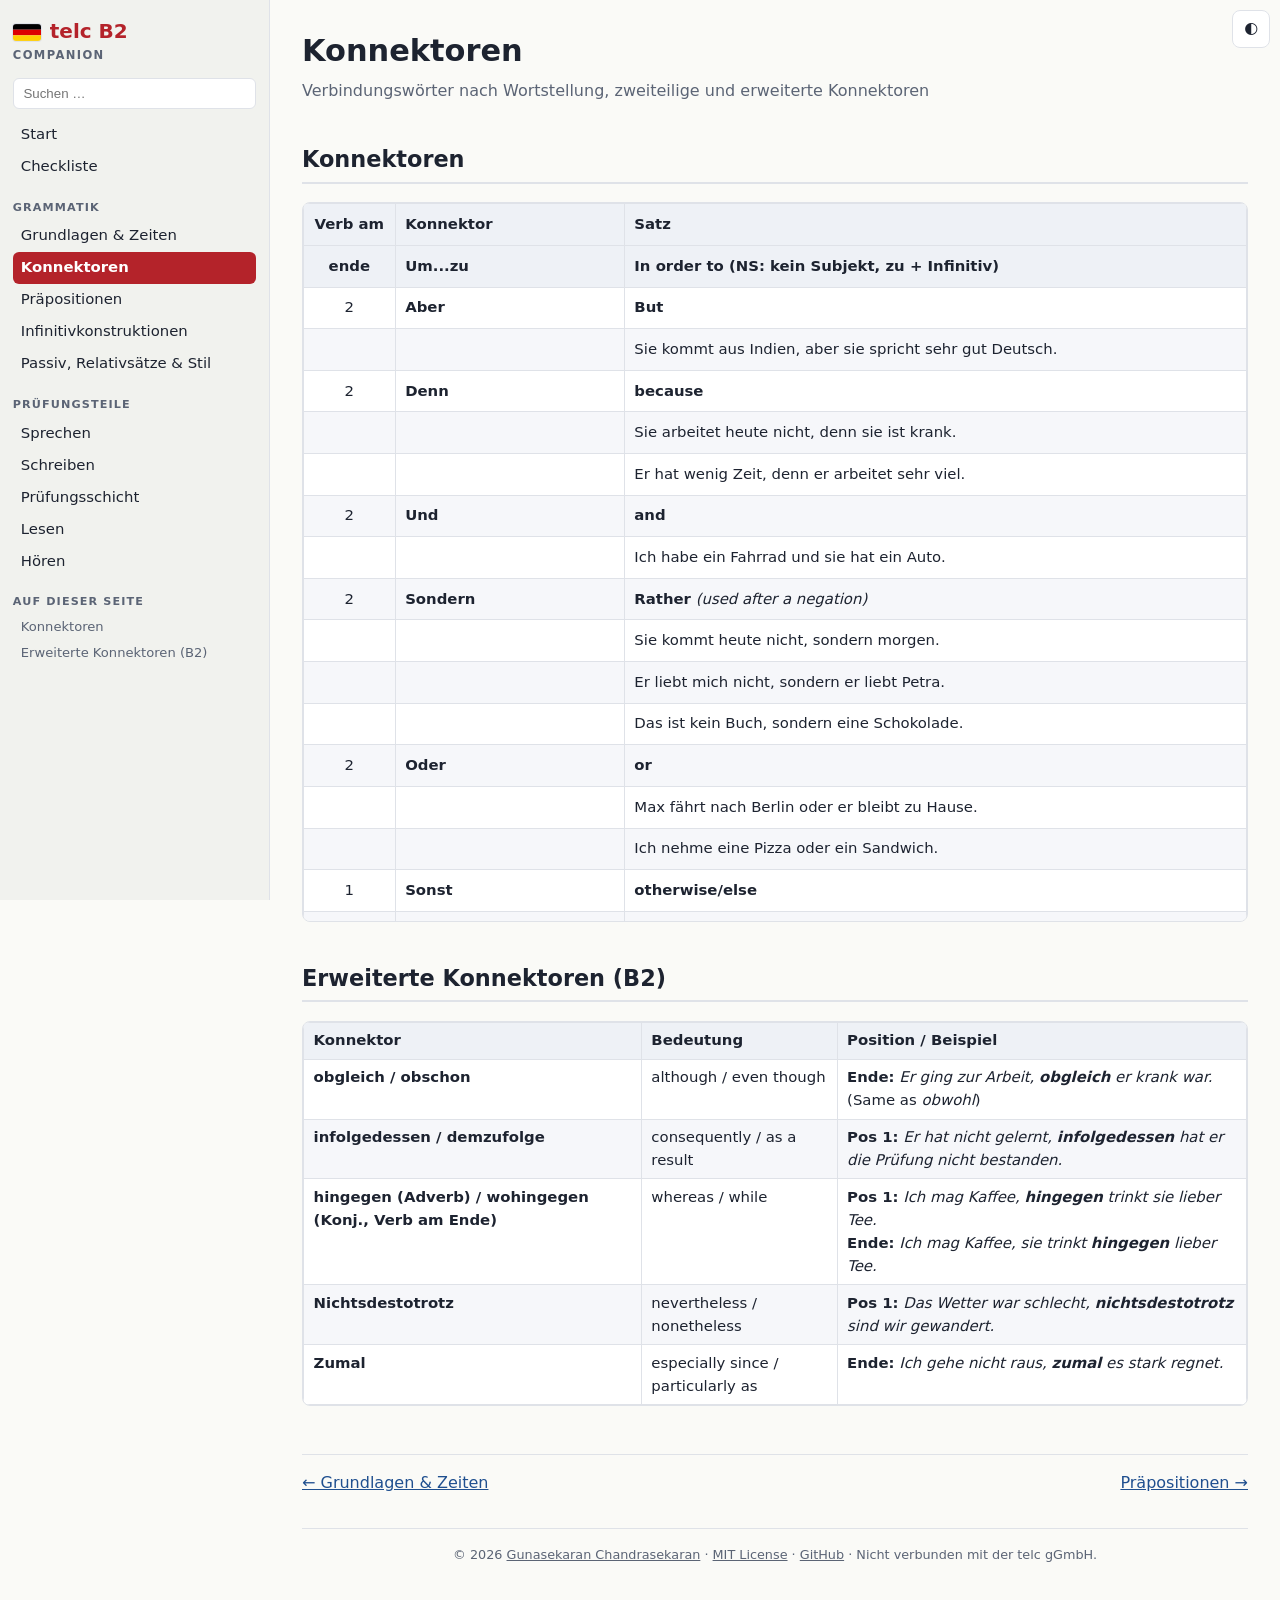
<file: grammatik/konnektoren.html>
<!DOCTYPE html>
<html lang="de">
<head>
<meta charset="utf-8">
<meta name="viewport" content="width=device-width, initial-scale=1">
<title>🇩🇪 Konnektoren · telc Deutsch B2</title>
<link rel="icon" href="data:image/svg+xml,%3Csvg xmlns='http://www.w3.org/2000/svg' viewBox='0 0 5 3'%3E%3Crect width='5' height='1' fill='%23000'/%3E%3Crect y='1' width='5' height='1' fill='%23d00'/%3E%3Crect y='2' width='5' height='1' fill='%23ffce00'/%3E%3C/svg%3E">
<link rel="stylesheet" href="../assets/style.css?v=001012a2">
<script>document.documentElement.dataset.theme = localStorage.getItem('telc-b2-theme') || (matchMedia('(prefers-color-scheme: dark)').matches ? 'dark' : 'light');</script>
</head>
<body data-root="../">
<button class="menu-btn" id="menu-btn" aria-label="Menü">☰</button>
<a class="mobile-brand" href="../index.html"><svg class="flag" viewBox="0 0 5 3" width="28" height="17" role="img" aria-label="Deutschland"><rect width="5" height="1" fill="#000"/><rect y="1" width="5" height="1" fill="#d00"/><rect y="2" width="5" height="1" fill="#ffce00"/></svg>telc B2</a>
<button class="theme-btn" id="theme-btn" aria-label="Dark/Light">◐</button>
<nav class="sidebar" id="sidebar" aria-label="Navigation">
<a class="brand" href="../index.html"><svg class="flag" viewBox="0 0 5 3" width="28" height="17" role="img" aria-label="Deutschland"><rect width="5" height="1" fill="#000"/><rect y="1" width="5" height="1" fill="#d00"/><rect y="2" width="5" height="1" fill="#ffce00"/></svg>telc B2<span>Companion</span></a>
<input type="search" id="search" placeholder="Suchen …" autocomplete="off" aria-label="Suche">
<div id="search-results" class="search-results" hidden></div>
<div class="nav-group">
<a href="../index.html">Start</a>
<a href="../checkliste.html">Checkliste</a>
</div>
<div class="nav-label">Grammatik</div><div class="nav-group">
<a href="../grammatik/grundlagen.html">Grundlagen &amp; Zeiten</a>
<a href="../grammatik/konnektoren.html" class="active">Konnektoren</a>
<a href="../grammatik/praepositionen.html">Präpositionen</a>
<a href="../grammatik/infinitiv.html">Infinitivkonstruktionen</a>
<a href="../grammatik/passiv-relativ-stil.html">Passiv, Relativsätze &amp; Stil</a>
</div><div class="nav-label">Prüfungsteile</div><div class="nav-group">
<a href="../sprechen.html">Sprechen</a>
<a href="../schreiben.html">Schreiben</a>
<a href="../pruefung.html">Prüfungsschicht</a>
<a href="../lesen.html">Lesen</a>
<a href="../hoeren.html">Hören</a>
</div>
<div class="nav-label">Auf dieser Seite</div><div class="nav-group toc">
<a href="#konnektoren">Konnektoren</a>
<a href="#erweiterte-konnektoren-b2">Erweiterte Konnektoren (B2)</a>
</div>
</nav>
<main>
<h1>Konnektoren</h1>
<p class="lead">Verbindungswörter nach Wortstellung, zweiteilige und erweiterte Konnektoren</p>
<section id="konnektoren"><h2>Konnektoren<a class="anchor" href="#konnektoren" aria-label="Link">#</a></h2>
<div class="table-wrap"><table>

<thead>
<tr>
<th style="text-align: center;">
<p><strong>Verb am</strong></p>
</th>
<th>
<p><strong>Konnektor</strong></p>
</th>
<th>
<p><strong>Satz</strong></p>
</th>
</tr>
<tr>
<th style="text-align: center;">
<p>ende</p>
</th>
<th>
<p><strong>Um...zu</strong></p>
</th>
<th>
<p><strong>In order to (NS: kein Subjekt, zu + Infinitiv)</strong></p>
</th>
</tr>
</thead>
<tbody>
<tr>
<td style="text-align: center;">
<p>2</p>
</td>
<td>
<p><strong>Aber</strong></p>
</td>
<td>
<p><strong>But</strong></p>
</td>
</tr>
<tr>
<td style="text-align: center;"></td>
<td></td>
<td>
<p>Sie kommt aus Indien, aber sie spricht sehr gut Deutsch.</p>
</td>
</tr>
<tr>
<td style="text-align: center;">
<p>2</p>
</td>
<td>
<p><strong>Denn</strong></p>
</td>
<td>
<p><strong>because</strong></p>
</td>
</tr>
<tr>
<td style="text-align: center;"></td>
<td></td>
<td>
<p>Sie arbeitet heute nicht, denn sie ist krank.</p>
</td>
</tr>
<tr>
<td style="text-align: center;"></td>
<td></td>
<td>
<p>Er hat wenig Zeit, denn er arbeitet sehr viel.</p>
</td>
</tr>
<tr>
<td style="text-align: center;">
<p>2</p>
</td>
<td>
<p><strong>Und</strong></p>
</td>
<td>
<p><strong>and</strong></p>
</td>
</tr>
<tr>
<td style="text-align: center;"></td>
<td></td>
<td>
<p>Ich habe ein Fahrrad und sie hat ein Auto.</p>
</td>
</tr>
<tr>
<td style="text-align: center;">
<p>2</p>
</td>
<td>
<p><strong>Sondern</strong></p>
</td>
<td>
<p><strong>Rather</strong> <em>(used after a negation)</em></p>
</td>
</tr>
<tr>
<td style="text-align: center;"></td>
<td></td>
<td>
<p>Sie kommt heute nicht, sondern morgen.</p>
</td>
</tr>
<tr>
<td style="text-align: center;"></td>
<td></td>
<td>
<p>Er liebt mich nicht, sondern er liebt Petra.</p>
</td>
</tr>
<tr>
<td style="text-align: center;"></td>
<td></td>
<td>
<p>Das ist kein Buch, sondern eine Schokolade.</p>
</td>
</tr>
<tr>
<td style="text-align: center;">
<p>2</p>
</td>
<td>
<p><strong>Oder</strong></p>
</td>
<td>
<p><strong>or</strong></p>
</td>
</tr>
<tr>
<td style="text-align: center;"></td>
<td></td>
<td>
<p>Max fährt nach Berlin oder er bleibt zu Hause.</p>
</td>
</tr>
<tr>
<td style="text-align: center;"></td>
<td></td>
<td>
<p>Ich nehme eine Pizza oder ein Sandwich.</p>
</td>
</tr>
<tr>
<td style="text-align: center;">
<p>1</p>
</td>
<td>
<p><strong>Sonst</strong></p>
</td>
<td>
<p><strong>otherwise/else</strong></p>
</td>
</tr>
<tr>
<td style="text-align: center;"></td>
<td></td>
<td>
<p>Bitte beeile dich, sonst verpasst du den Zug.</p>
</td>
</tr>
<tr>
<td style="text-align: center;"></td>
<td></td>
<td>
<p>Ich muss einkaufen, sonst kann ich nichts kochen.</p>
</td>
</tr>
<tr>
<td style="text-align: center;">
<p>1</p>
</td>
<td>
<p><strong>Dann</strong></p>
</td>
<td>
<p><strong>then/ after that</strong></p>
</td>
</tr>
<tr>
<td style="text-align: center;"></td>
<td></td>
<td>
<p>Ich fahre nach Hause, dann esse ich etwas.</p>
</td>
</tr>
<tr>
<td style="text-align: center;"></td>
<td></td>
<td>
<p>Peter isst eine Pizza, dann will er ein Bier trinken.</p>
</td>
</tr>
<tr>
<td style="text-align: center;">
<p>1</p>
</td>
<td>
<p><strong>Deshalb</strong></p>
</td>
<td>
<p><strong>therefore (syn. darum, daher, deswegen)</strong></p>
</td>
</tr>
<tr>
<td style="text-align: center;"></td>
<td></td>
<td>
<p>Martin mag Filme, deshalb geht er oft ins Kino.</p>
</td>
</tr>
<tr>
<td style="text-align: center;">
<p>1</p>
</td>
<td>
<p><strong>Trotzdem</strong></p>
</td>
<td>
<p><strong>nevertheless (syn. dennoch)</strong></p>
</td>
</tr>
<tr>
<td style="text-align: center;"></td>
<td></td>
<td>
<p>Sabine ist krank, trotzdem geht sie zur Schule.</p>
</td>
</tr>
<tr>
<td style="text-align: center;">
<p>ende</p>
</td>
<td>
<p><strong>Obwohl</strong></p>
</td>
<td>
<p><strong>Even though</strong></p>
</td>
</tr>
<tr>
<td style="text-align: center;"></td>
<td></td>
<td>
<p>Sabine geht zur Schule, obwohl sie krank ist.</p>
</td>
</tr>
<tr>
<td style="text-align: center;">
<p>ende</p>
</td>
<td>
<p><strong>Ob</strong></p>
</td>
<td>
<p><strong>Whether (y/n question? doubts)</strong></p>
</td>
</tr>
<tr>
<td style="text-align: center;"></td>
<td></td>
<td>
<p>Was meinst du, sollen wir zusammen ein Geschenk für sie kaufen?</p>
</td>
</tr>
<tr>
<td style="text-align: center;"></td>
<td></td>
<td>
<p>Ich möchte wissen, ob sie das Essen gegessen hat.</p>
</td>
</tr>
<tr>
<td style="text-align: center;"></td>
<td></td>
<td>
<p>Er hat mich gefragt, ob ich ins Kino gehen möchte.</p>
</td>
</tr>
<tr>
<td style="text-align: center;">
<p>ende</p>
</td>
<td>
<p><strong>Falls</strong></p>
</td>
<td>
<p><strong>In case (Slightly more tentative)</strong></p>
</td>
</tr>
<tr>
<td style="text-align: center;"></td>
<td></td>
<td>
<p>Ich besuche dich morgen, falls es dir recht ist.</p>
</td>
</tr>
<tr>
<td style="text-align: center;"></td>
<td></td>
<td>
<p>Wir könnten uns treffen, falls du Zeit hast.</p>
</td>
</tr>
<tr>
<td style="text-align: center;">
<p>e,0</p>
</td>
<td></td>
<td>
<p>Falls die Sonne heute scheint, werden wir draußen essen.</p>
</td>
</tr>
<tr>
<td style="text-align: center;">
<p>ende</p>
</td>
<td>
<p><strong>Wenn</strong></p>
</td>
<td>
<p><strong>If / When</strong></p>
</td>
</tr>
<tr>
<td style="text-align: center;"></td>
<td></td>
<td>
<p>Ich habe Angst, wenn ich einen Horrorfilm sehe.</p>
</td>
</tr>
<tr>
<td style="text-align: center;">
<p>e,0</p>
</td>
<td></td>
<td>
<p>Wenn ich einen Horrorfilm sehe, habe ich Angst.</p>
</td>
</tr>
<tr>
<td style="text-align: center;"></td>
<td></td>
<td>
<p>Mary hörte Musik, wenn sie traurig war.</p>
</td>
</tr>
<tr>
<td style="text-align: center;">
<p>e,0</p>
</td>
<td></td>
<td>
<p>Wenn Mary traurig war, hat sie Musik gehört.</p>
</td>
</tr>
<tr>
<td style="text-align: center;">
<p>ende</p>
</td>
<td>
<p><strong>Als</strong></p>
</td>
<td>
<p><strong>When/ at the time when</strong></p>
</td>
</tr>
<tr>
<td style="text-align: center;"></td>
<td></td>
<td>
<p>Sabine hat die Schule gewechselt, als sie 14 Jahre alt war.</p>
</td>
</tr>
<tr>
<td style="text-align: center;">
<p>e,0</p>
</td>
<td></td>
<td>
<p>Als Sabine 14 Jahre alt war, hat sie die Schule gewechselt.</p>
</td>
</tr>
<tr>
<td style="text-align: center;">
<p>ende</p>
</td>
<td>
<p><strong>Weil</strong></p>
</td>
<td>
<p><strong>Because</strong></p>
</td>
</tr>
<tr>
<td style="text-align: center;"></td>
<td></td>
<td>
<p>Martin geht oft ins Kino, weil er Filme mag.</p>
</td>
</tr>
<tr>
<td style="text-align: center;">
<p>e,0</p>
</td>
<td></td>
<td>
<p>Weil Martin Filme mag, geht er oft ins Kino.</p>
</td>
</tr>
<tr>
<td style="text-align: center;">
<p>ende</p>
</td>
<td>
<p><strong>Da</strong></p>
</td>
<td>
<p><strong>Because</strong></p>
</td>
</tr>
<tr>
<td style="text-align: center;"></td>
<td></td>
<td>
<p>Ich bin müde, da ich nicht gut schlafe.</p>
</td>
</tr>
<tr>
<td style="text-align: center;">
<p>e,0</p>
</td>
<td></td>
<td>
<p>Da ich nicht gut schlafe, bin ich müde.</p>
</td>
</tr>
<tr>
<td style="text-align: center;">
<p>ende</p>
</td>
<td>
<p><strong>Dass</strong></p>
</td>
<td>
<p><strong>That</strong></p>
</td>
</tr>
<tr>
<td style="text-align: center;"></td>
<td></td>
<td>
<p>Ich möchte, dass sie mich anruft.</p>
</td>
</tr>
<tr>
<td style="text-align: center;"></td>
<td></td>
<td>
<p>Ich finde es sehr gut, dass man immer Kontakt mit Freunden hat.</p>
</td>
</tr>
<tr>
<td style="text-align: center;">
<p>ende</p>
</td>
<td>
<p><strong>Damit</strong></p>
</td>
<td>
<p><strong>so that / in order that</strong></p>
</td>
</tr>
<tr>
<td style="text-align: center;"></td>
<td></td>
<td>
<p>Ich stelle den Wecker, damit ich nicht verschlafe.</p>
</td>
</tr>
<tr>
<td style="text-align: center;">
<p>e,0</p>
</td>
<td></td>
<td>
<p>Damit ich nicht verschlafe, stelle ich den Wecker.</p>
</td>
</tr>
<tr>
<td style="text-align: center;"></td>
<td></td>
<td>
<p>Damit du pünktlich zur Arbeit kommst, solltest du früher aufstehen.</p>
</td>
</tr>
<tr>
<td style="text-align: center;"></td>
<td></td>
<td>
<p>Ich stelle den Wecker, um nicht zu verschlafen.</p>
</td>
</tr>
<tr>
<td style="text-align: center;"></td>
<td></td>
<td>
<p>Lukas braucht keinen Wecker, um früh aufzustehen.</p>
</td>
</tr>
<tr>
<td style="text-align: center;">ende</td>
<td>
<p><strong>Sodass</strong></p>
</td>
<td>
<p><strong>so that</strong></p>
</td>
</tr>
<tr>
<td style="text-align: center;"></td>
<td></td>
<td>
<p>Der Wecker steht weit weg, sodass ich aufstehen muss.</p>
</td>
</tr>
<tr>
<td style="text-align: center;">ende</td>
<td>
<p><strong>so...dass</strong></p>
</td>
<td>
<p><strong>so that</strong></p>
</td>
</tr>
<tr>
<td style="text-align: center;"></td>
<td></td>
<td>
<p>Der Wecker steht so weit weg, dass ich aufstehen muss.</p>
</td>
</tr>
<tr>
<td style="text-align: center;">
<p>ende</p>
</td>
<td>
<p><strong>seitdem/ seit</strong></p>
</td>
<td>
<p><strong>since (the time when)</strong></p>
</td>
</tr>
<tr>
<td style="text-align: center;"></td>
<td></td>
<td>
<p>Seitdem ich in Deutschland lebe, lerne ich Deutsch.</p>
</td>
</tr>
<tr>
<td style="text-align: center;"></td>
<td></td>
<td>
<p>Wir teilen alles, seitdem wir verheiratet sind.</p>
</td>
</tr>
<tr>
<td style="text-align: center;">
<p>ende</p>
</td>
<td>
<p><strong>Nachdem</strong></p>
</td>
<td>
<p><strong>after</strong></p>
</td>
</tr>
<tr>
<td style="text-align: center;"></td>
<td></td>
<td>
<p>Ich putze meine Zähne, nachdem ich aufgestanden bin.</p>
</td>
</tr>
<tr>
<td style="text-align: center;"></td>
<td></td>
<td>
<p>Er ruft mich an, nachdem er zu Hause angekommen ist.</p>
</td>
</tr>
<tr>
<td style="text-align: center;">
<p>ende</p>
</td>
<td>
<p><strong>Bevor</strong></p>
</td>
<td>
<p><strong>before</strong></p>
</td>
</tr>
<tr>
<td style="text-align: center;"></td>
<td></td>
<td>
<p>Ich putze meine Zähne, bevor ich schlafen gehe.</p>
</td>
</tr>
<tr>
<td style="text-align: center;"></td>
<td></td>
<td>
<p>Er packte seinen Koffer, bevor er verreiste.</p>
</td>
</tr>
<tr>
<td style="text-align: center;">
<p>ende</p>
</td>
<td>
<p><strong>Während</strong></p>
</td>
<td>
<p><strong>during</strong></p>
</td>
</tr>
<tr>
<td style="text-align: center;"></td>
<td></td>
<td>
<p>Ich gehe einkaufen, während du die Wohnung aufräumst.</p>
</td>
</tr>
<tr>
<td style="text-align: center;"></td>
<td></td>
<td>
<p>Ich lerne Deutsch, während du Videospiele spielst.</p>
</td>
</tr>
<tr>
<td style="text-align: center;">
<p>ende</p>
</td>
<td>
<p><strong>Bis</strong></p>
</td>
<td>
<p><strong>until</strong></p>
</td>
</tr>
<tr>
<td style="text-align: center;"></td>
<td></td>
<td>
<p>Ich bleibe hier, bis ich mit meiner Arbeit fertig bin.</p>
</td>
</tr>
<tr>
<td style="text-align: center;"></td>
<td></td>
<td>
<p>Ich warte hier auf dich, bis du wieder zurückkommst.</p>
</td>
</tr>
<tr>
<td style="text-align: center;"></td>
<td>
<p><strong>wenn...dann</strong></p>
</td>
<td>
<p><strong>if/when...then</strong> (comma)</p>
</td>
</tr>
<tr>
<td style="text-align: center;"></td>
<td></td>
<td>
<p><strong>Wenn</strong> ich Hunger habe, <strong>dann</strong> esse ich eine Pizza.</p>
</td>
</tr>
<tr>
<td style="text-align: center;"></td>
<td>
<p><strong>zwar...aber</strong></p>
</td>
<td>
<p><strong>indeed...but</strong> (comma)</p>
</td>
</tr>
<tr>
<td style="text-align: center;"></td>
<td></td>
<td>
<p>Ich esse <strong>zwar</strong> gerne Süßigkeiten, <strong>aber</strong> das ist nicht gesund.</p>
</td>
</tr>
<tr>
<td style="text-align: center;"></td>
<td></td>
<td>
<p><strong>Zwar</strong> esse ich gerne Fleisch, <strong>aber</strong> keinen Fisch.</p>
</td>
</tr>
<tr>
<td style="text-align: center;"></td>
<td>
<p><strong>nicht nur...sondern auch</strong></p>
</td>
<td>
<p><strong>not only...but also (comma) - ADDITIV: adds a second element. It</strong></p>
<p>emphasises that BOTH parts are true (not a contrast!).</p>
</td>
</tr>
<tr>
<td style="text-align: center;"></td>
<td></td>
<td>
<p>Ich spiele <strong>nicht nur</strong> Gitarre, <strong>sondern auch</strong> Klavier.</p>
</td>
</tr>
<tr>
<td style="text-align: center;"></td>
<td></td>
<td>
<p><strong>Nicht nur</strong> ich, <strong>sondern auch</strong> meine Frau möchte ins Kino gehen.</p>
</td>
</tr>
<tr>
<td style="text-align: center;"></td>
<td>
<p><strong>sowohl...als auch</strong></p>
</td>
<td>
<p><strong>both...as well as</strong> (no comma) <strong>-</strong> Used to link two ideas, but it emphasises</p>
<p>the commonality or interaction of the two parts.</p>
</td>
</tr>
<tr>
<td style="text-align: center;"></td>
<td></td>
<td>
<p><strong>Sowohl</strong> der Apfel <strong>als auch</strong> die Birne sind frisch.</p>
</td>
</tr>
<tr>
<td style="text-align: center;"></td>
<td></td>
<td>
<p>Ich spreche <strong>sowohl</strong> Deutsch <strong>als auch</strong> Englisch.</p>
</td>
</tr>
<tr>
<td style="text-align: center;"></td>
<td>
<p><strong>weder...noch</strong></p>
</td>
<td>
<p><strong>neither...nor</strong> (no comma) <strong>-</strong> Used to negate two words or groups of words.</p>
</td>
</tr>
<tr>
<td style="text-align: center;"></td>
<td></td>
<td>
<p>Ich trinke <strong>weder</strong> Kaffee <strong>noch</strong> Tee.</p>
</td>
</tr>
<tr>
<td style="text-align: center;"></td>
<td></td>
<td>
<p><strong>Weder</strong> Kinder <strong>noch</strong> Jugendliche dürfen Zigaretten rauchen.</p>
</td>
</tr>
<tr>
<td style="text-align: center;"></td>
<td>
<p><strong>entweder...oder</strong></p>
</td>
<td>
<p><strong>either...or</strong> (no comma) - Used to choose between two alternatives.</p>
</td>
</tr>
<tr>
<td style="text-align: center;"></td>
<td></td>
<td>
<p><strong>Entweder</strong> gehen wir jetzt los <strong>oder</strong> wir kommen zu spät.</p>
</td>
</tr>
<tr>
<td style="text-align: center;"></td>
<td></td>
<td>
<p><strong>Entweder</strong> ich schicke dir eine Nachricht <strong>oder</strong> ich rufe dich an.</p>
</td>
</tr>
<tr>
<td style="text-align: center;"></td>
<td>
<p><strong>Einerseits, andererseits</strong></p>
</td>
<td>
<p><strong>On the one hand, on the other hand</strong> - used to present two opposing or</p>
<p>contrasting ideas or aspects.</p>
</td>
</tr>
<tr>
<td style="text-align: center;"></td>
<td></td>
<td>
<p>Einerseits möchte ich viel reisen, andererseits habe ich Angst vor dem Fliegen.</p>
</td>
</tr>
<tr>
<td style="text-align: center;"></td>
<td>
<p><strong>je...desto</strong></p>
</td>
<td>
<p>the more ... the more (je = NS, Verb am Ende)</p>
</td>
</tr>
<tr>
<td style="text-align: center;"></td>
<td></td>
<td>
<p>Je mehr ich lerne, desto besser sind meine Noten.</p>
</td>
</tr>
<tr>
<td style="text-align: center;"></td>
<td></td>
<td>
<p>Je mehr du übst, desto besser wirst du.</p>
</td>
</tr>
</tbody>
</table></div>
</section>
<section id="erweiterte-konnektoren-b2"><h2>Erweiterte Konnektoren (B2)<a class="anchor" href="#erweiterte-konnektoren-b2" aria-label="Link">#</a></h2>
<div class="table-wrap"><table>

<thead>
<tr>
<th><strong>Konnektor</strong></th>
<th><strong>Bedeutung</strong></th>
<th><strong>Position / Beispiel</strong></th>
</tr>
</thead>
<tbody>
<tr>
<td><strong>obgleich / obschon</strong></td>
<td>although / even though</td>
<td><strong>Ende:</strong> <em>Er ging zur Arbeit, <strong>obgleich</strong> er krank war.</em> (Same as <em>obwohl</em>)</td>
</tr>
<tr>
<td><strong>infolgedessen / demzufolge</strong></td>
<td>consequently / as a result</td>
<td><strong>Pos 1:</strong> <em>Er hat nicht gelernt, <strong>infolgedessen</strong> hat er die Prüfung nicht bestanden.</em></td>
</tr>
<tr>
<td><strong>hingegen (Adverb) / wohingegen (Konj., Verb am Ende)</strong></td>
<td>whereas / while</td>
<td><strong>Pos 1:</strong> <em>Ich mag Kaffee, <strong>hingegen</strong> trinkt sie lieber Tee.</em><br />
<strong>Ende:</strong> <em>Ich mag Kaffee, sie trinkt <strong>hingegen</strong> lieber Tee.</em></td>
</tr>
<tr>
<td><strong>Nichtsdestotrotz</strong></td>
<td>nevertheless / nonetheless</td>
<td><strong>Pos 1:</strong> <em>Das Wetter war schlecht, <strong>nichtsdestotrotz</strong> sind wir gewandert.</em></td>
</tr>
<tr>
<td><strong>Zumal</strong></td>
<td>especially since / particularly as</td>
<td><strong>Ende:</strong> <em>Ich gehe nicht raus, <strong>zumal</strong> es stark regnet.</em></td>
</tr>
</tbody>
</table></div>
</section>
<div class="pager"><a href="../grammatik/grundlagen.html">← Grundlagen &amp; Zeiten</a><a href="../grammatik/praepositionen.html">Präpositionen →</a></div>
<footer class="site-footer">© 2026 <a href="https://github.com/kalaiguna">Gunasekaran Chandrasekaran</a> · <a href="https://github.com/kalaiguna/deutsch-telc-b2/blob/main/LICENSE">MIT License</a> · <a href="https://github.com/kalaiguna/deutsch-telc-b2">GitHub</a> · Nicht verbunden mit der telc gGmbH.</footer>
</main>
<script src="../assets/search-index.js?v=001012a2"></script>
<script src="../assets/app.js?v=001012a2"></script>
</body>
</html>
</file>
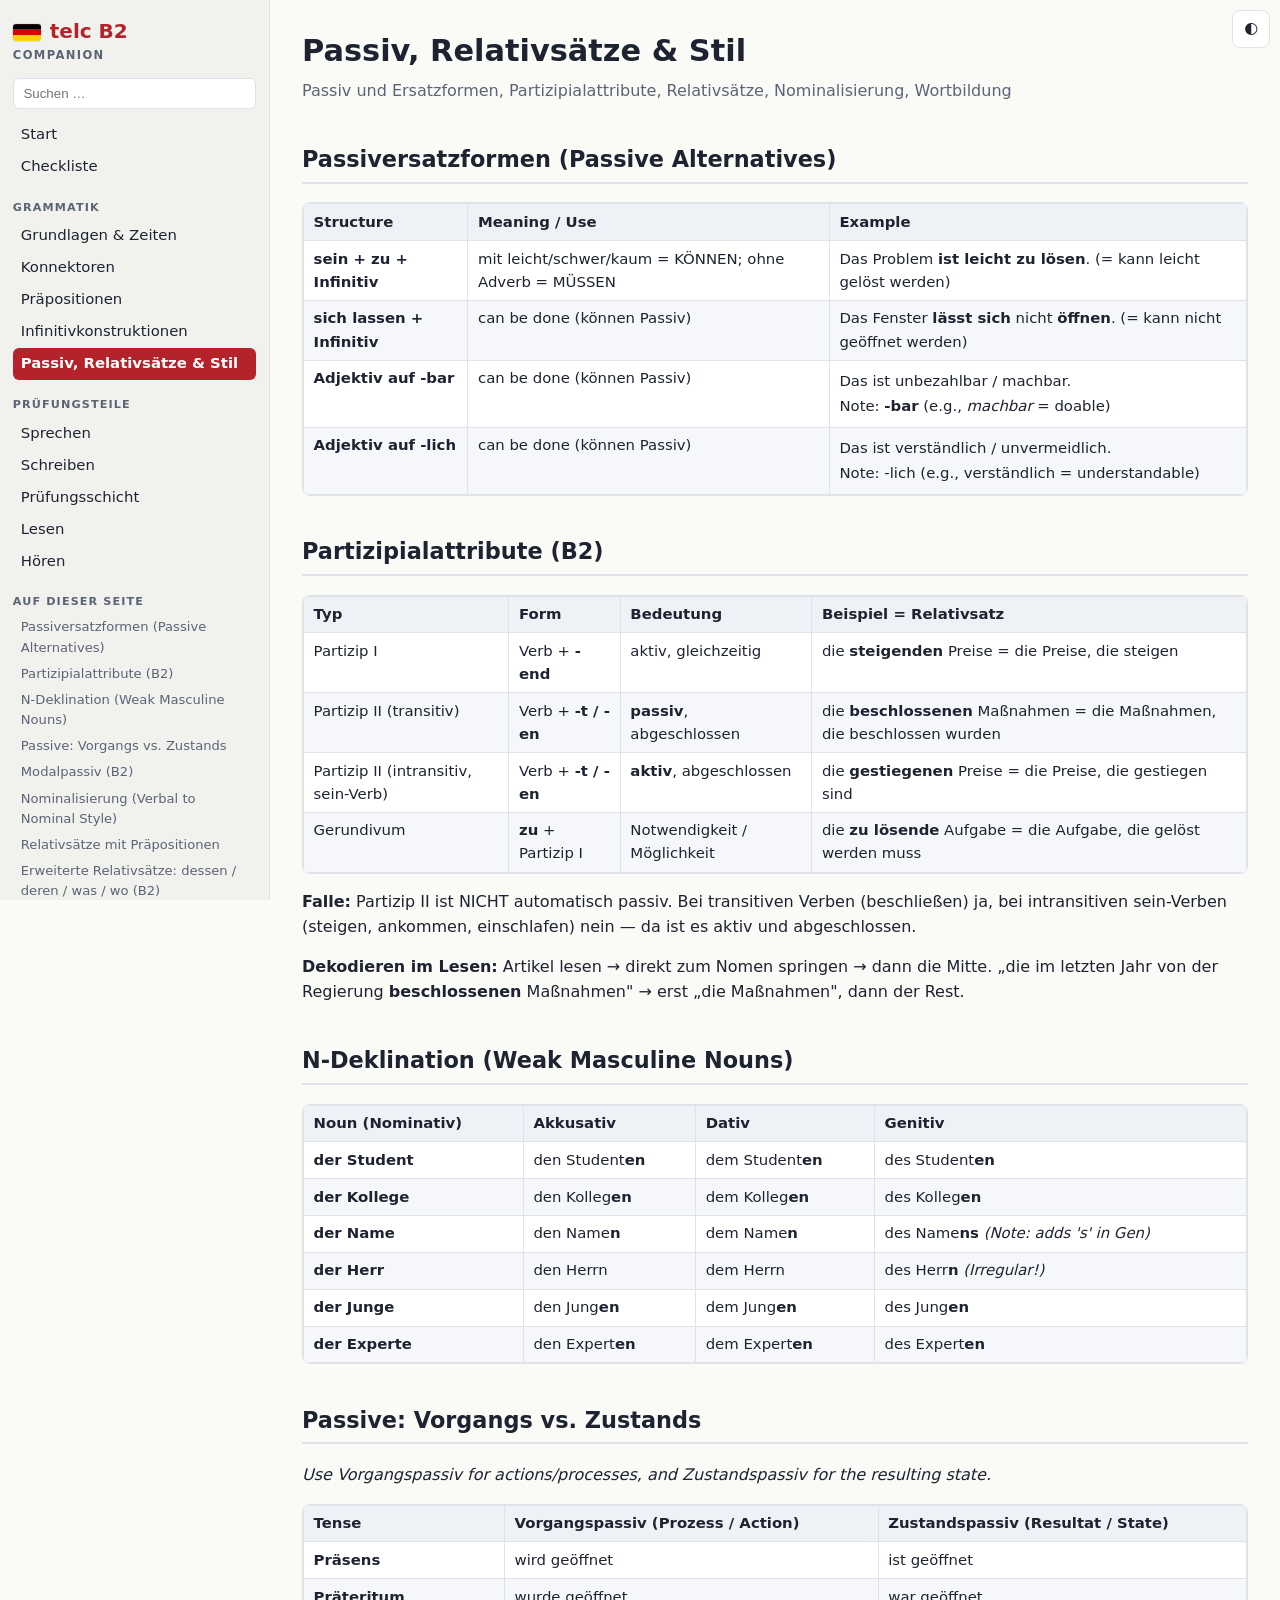
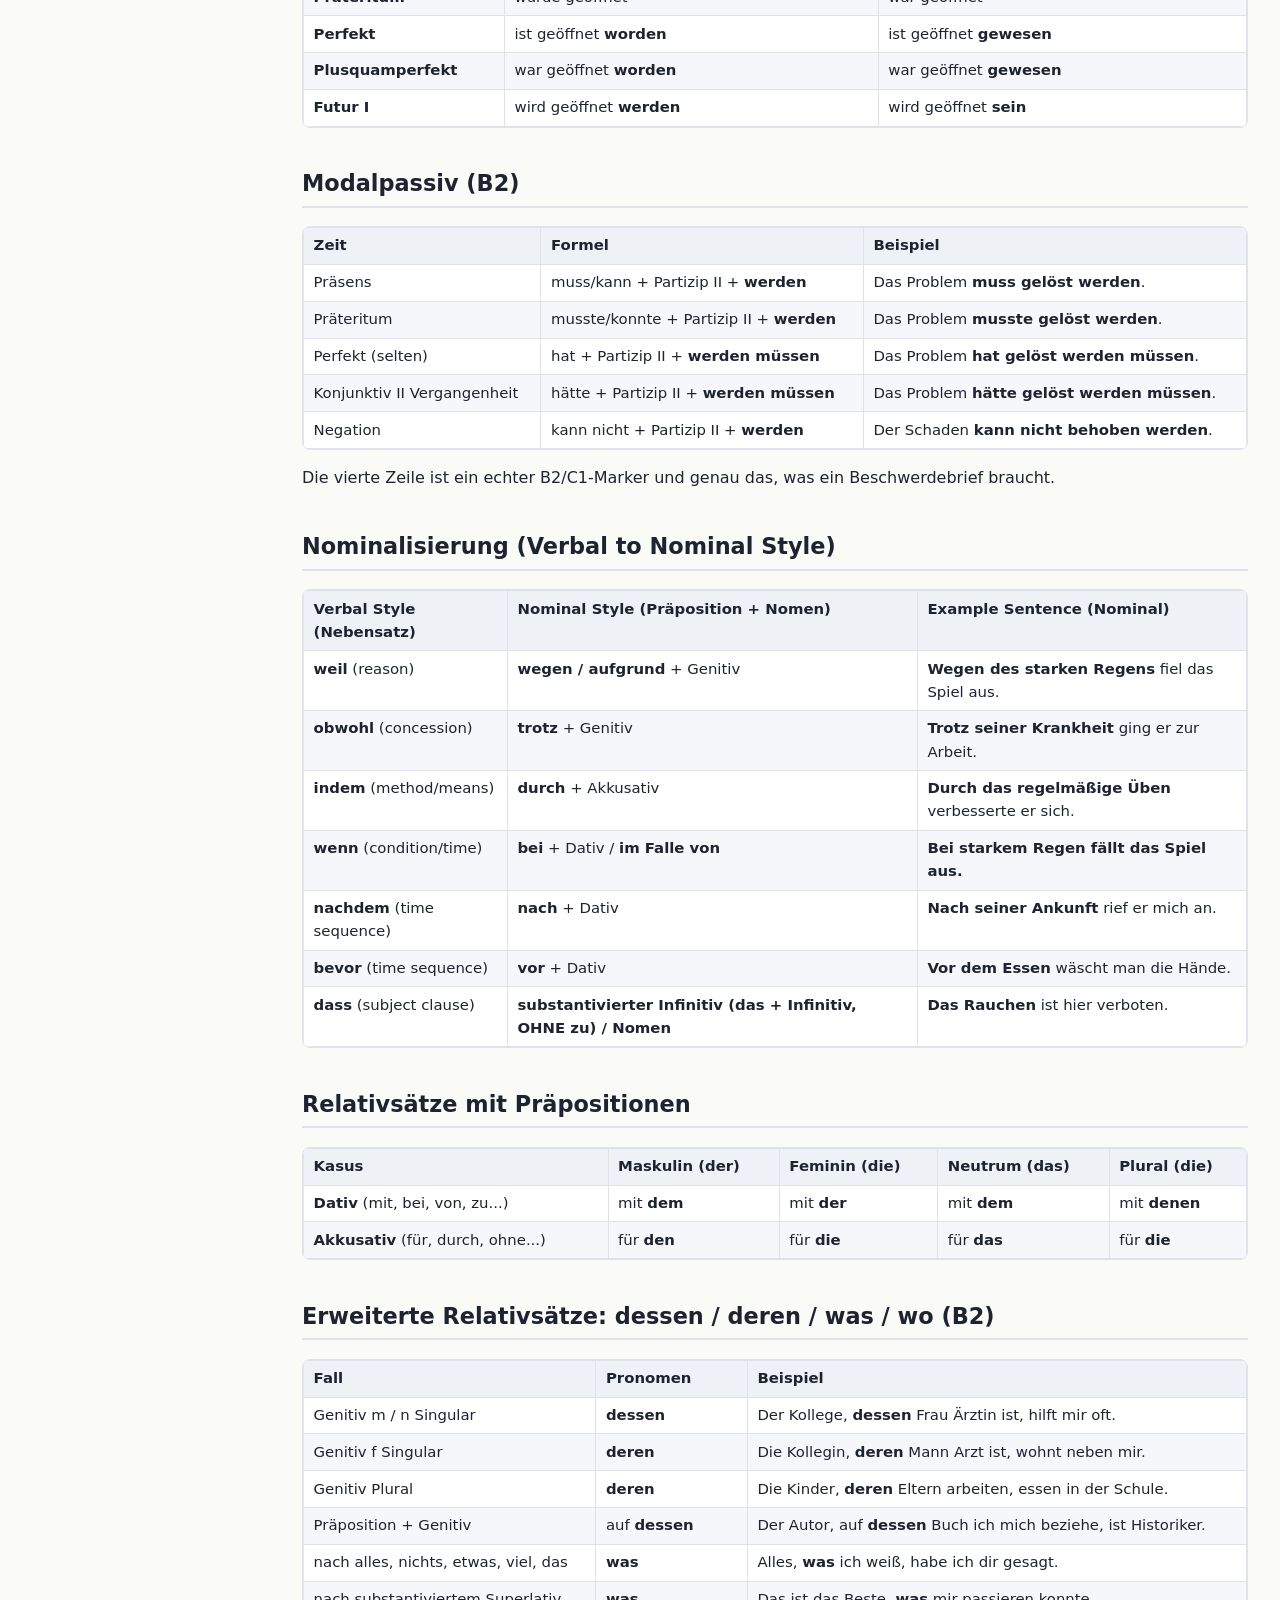
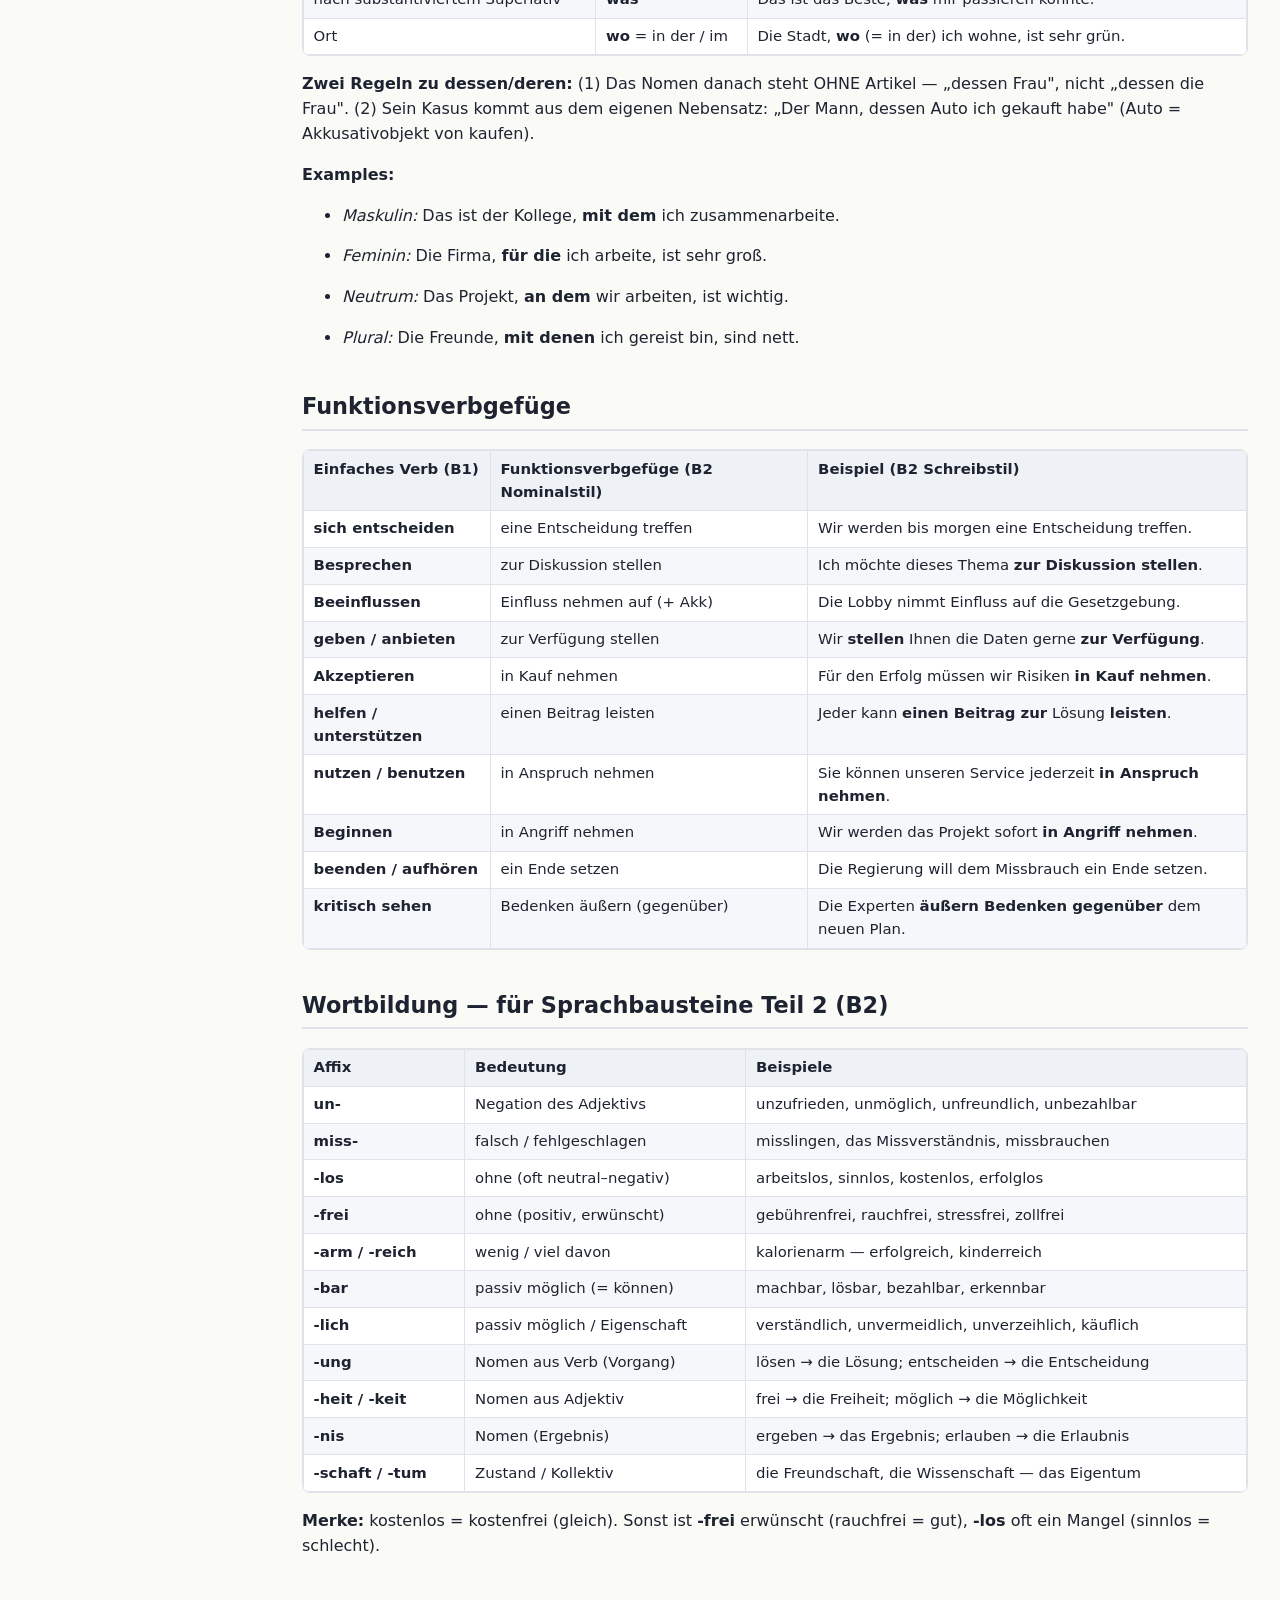
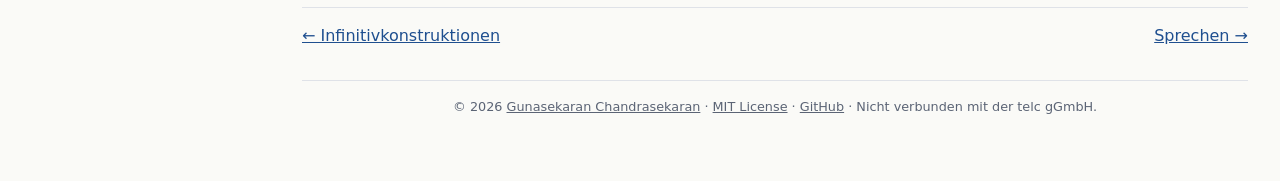
<file: grammatik/passiv-relativ-stil.html>
<!DOCTYPE html>
<html lang="de">
<head>
<meta charset="utf-8">
<meta name="viewport" content="width=device-width, initial-scale=1">
<title>🇩🇪 Passiv, Relativsätze &amp; Stil · telc Deutsch B2</title>
<link rel="icon" href="data:image/svg+xml,%3Csvg xmlns='http://www.w3.org/2000/svg' viewBox='0 0 5 3'%3E%3Crect width='5' height='1' fill='%23000'/%3E%3Crect y='1' width='5' height='1' fill='%23d00'/%3E%3Crect y='2' width='5' height='1' fill='%23ffce00'/%3E%3C/svg%3E">
<link rel="stylesheet" href="../assets/style.css?v=001012a2">
<script>document.documentElement.dataset.theme = localStorage.getItem('telc-b2-theme') || (matchMedia('(prefers-color-scheme: dark)').matches ? 'dark' : 'light');</script>
</head>
<body data-root="../">
<button class="menu-btn" id="menu-btn" aria-label="Menü">☰</button>
<a class="mobile-brand" href="../index.html"><svg class="flag" viewBox="0 0 5 3" width="28" height="17" role="img" aria-label="Deutschland"><rect width="5" height="1" fill="#000"/><rect y="1" width="5" height="1" fill="#d00"/><rect y="2" width="5" height="1" fill="#ffce00"/></svg>telc B2</a>
<button class="theme-btn" id="theme-btn" aria-label="Dark/Light">◐</button>
<nav class="sidebar" id="sidebar" aria-label="Navigation">
<a class="brand" href="../index.html"><svg class="flag" viewBox="0 0 5 3" width="28" height="17" role="img" aria-label="Deutschland"><rect width="5" height="1" fill="#000"/><rect y="1" width="5" height="1" fill="#d00"/><rect y="2" width="5" height="1" fill="#ffce00"/></svg>telc B2<span>Companion</span></a>
<input type="search" id="search" placeholder="Suchen …" autocomplete="off" aria-label="Suche">
<div id="search-results" class="search-results" hidden></div>
<div class="nav-group">
<a href="../index.html">Start</a>
<a href="../checkliste.html">Checkliste</a>
</div>
<div class="nav-label">Grammatik</div><div class="nav-group">
<a href="../grammatik/grundlagen.html">Grundlagen &amp; Zeiten</a>
<a href="../grammatik/konnektoren.html">Konnektoren</a>
<a href="../grammatik/praepositionen.html">Präpositionen</a>
<a href="../grammatik/infinitiv.html">Infinitivkonstruktionen</a>
<a href="../grammatik/passiv-relativ-stil.html" class="active">Passiv, Relativsätze &amp; Stil</a>
</div><div class="nav-label">Prüfungsteile</div><div class="nav-group">
<a href="../sprechen.html">Sprechen</a>
<a href="../schreiben.html">Schreiben</a>
<a href="../pruefung.html">Prüfungsschicht</a>
<a href="../lesen.html">Lesen</a>
<a href="../hoeren.html">Hören</a>
</div>
<div class="nav-label">Auf dieser Seite</div><div class="nav-group toc">
<a href="#passiversatzformen-passive-alternatives">Passiversatzformen (Passive Alternatives)</a>
<a href="#partizipialattribute-b2">Partizipialattribute (B2)</a>
<a href="#n-deklination-weak-masculine-nouns">N-Deklination (Weak Masculine Nouns)</a>
<a href="#passive-vorgangs-vs-zustands">Passive: Vorgangs vs. Zustands</a>
<a href="#modalpassiv-b2">Modalpassiv (B2)</a>
<a href="#nominalisierung-verbal-to-nominal-style">Nominalisierung (Verbal to Nominal Style)</a>
<a href="#relativsaetze-mit-praepositionen">Relativsätze mit Präpositionen</a>
<a href="#erweiterte-relativsaetze-dessen-deren-was-wo-b2">Erweiterte Relativsätze: dessen / deren / was / wo (B2)</a>
<a href="#funktionsverbgefuege">Funktionsverbgefüge</a>
<a href="#wortbildung-fuer-sprachbausteine-teil-2-b2">Wortbildung — für Sprachbausteine Teil 2 (B2)</a>
</div>
</nav>
<main>
<h1>Passiv, Relativsätze &amp; Stil</h1>
<p class="lead">Passiv und Ersatzformen, Partizipialattribute, Relativsätze, Nominalisierung, Wortbildung</p>
<section id="passiversatzformen-passive-alternatives"><h2>Passiversatzformen (Passive Alternatives)<a class="anchor" href="#passiversatzformen-passive-alternatives" aria-label="Link">#</a></h2>
<div class="table-wrap"><table>

<thead>
<tr>
<th><strong>Structure</strong></th>
<th><strong>Meaning / Use</strong></th>
<th><strong>Example</strong></th>
</tr>
</thead>
<tbody>
<tr>
<td><strong>sein + zu + Infinitiv</strong></td>
<td>mit leicht/schwer/kaum = KÖNNEN; ohne Adverb = MÜSSEN</td>
<td>Das Problem <strong>ist leicht zu lösen</strong>. (= kann leicht gelöst werden)</td>
</tr>
<tr>
<td><strong>sich lassen + Infinitiv</strong></td>
<td>can be done (können Passiv)</td>
<td>Das Fenster <strong>lässt sich</strong> nicht <strong>öffnen</strong>. (= kann nicht geöffnet werden)</td>
</tr>
<tr>
<td><strong>Adjektiv auf -bar</strong></td>
<td>can be done (können Passiv)</td>
<td><p>Das ist unbezahlbar / machbar.</p>
<p>Note: <strong>-bar</strong> (e.g., <em>machbar</em> = doable)  </p></td>
</tr>
<tr>
<td><strong>Adjektiv auf -lich</strong></td>
<td>can be done (können Passiv)</td>
<td><p>Das ist verständlich / unvermeidlich.</p>
<p>Note: -lich (e.g., verständlich = understandable)</p></td>
</tr>
</tbody>
</table></div>
</section>
<section id="partizipialattribute-b2"><h2>Partizipialattribute (B2)<a class="anchor" href="#partizipialattribute-b2" aria-label="Link">#</a></h2>
<div class="table-wrap"><table>

<thead>
<tr>
<th><strong>Typ</strong></th>
<th><strong>Form</strong></th>
<th><strong>Bedeutung</strong></th>
<th><strong>Beispiel = Relativsatz</strong></th>
</tr>
</thead>
<tbody>
<tr>
<td>Partizip I</td>
<td>Verb + <strong>-end</strong></td>
<td>aktiv, gleichzeitig</td>
<td>die <strong>steigenden</strong> Preise = die Preise, die steigen</td>
</tr>
<tr>
<td>Partizip II (transitiv)</td>
<td>Verb + <strong>-t / -en</strong></td>
<td><strong>passiv</strong>, abgeschlossen</td>
<td>die <strong>beschlossenen</strong> Maßnahmen = die Maßnahmen, die beschlossen wurden</td>
</tr>
<tr>
<td>Partizip II (intransitiv, sein-Verb)</td>
<td>Verb + <strong>-t / -en</strong></td>
<td><strong>aktiv</strong>, abgeschlossen</td>
<td>die <strong>gestiegenen</strong> Preise = die Preise, die gestiegen sind</td>
</tr>
<tr>
<td>Gerundivum</td>
<td><strong>zu</strong> + Partizip I</td>
<td>Notwendigkeit / Möglichkeit</td>
<td>die <strong>zu lösende</strong> Aufgabe = die Aufgabe, die gelöst werden muss</td>
</tr>
</tbody>
</table></div>
<p><strong>Falle:</strong> Partizip II ist NICHT automatisch passiv. Bei transitiven Verben (beschließen) ja, bei intransitiven sein-Verben (steigen, ankommen, einschlafen) nein — da ist es aktiv und abgeschlossen.</p>
<p><strong>Dekodieren im Lesen:</strong> Artikel lesen → direkt zum Nomen springen → dann die Mitte. „die im letzten Jahr von der Regierung <strong>beschlossenen</strong> Maßnahmen" → erst „die Maßnahmen", dann der Rest.</p>
</section>
<section id="n-deklination-weak-masculine-nouns"><h2>N-Deklination (Weak Masculine Nouns)<a class="anchor" href="#n-deklination-weak-masculine-nouns" aria-label="Link">#</a></h2>
<div class="table-wrap"><table>

<thead>
<tr>
<th><strong>Noun (Nominativ)</strong></th>
<th><strong>Akkusativ</strong></th>
<th><strong>Dativ</strong></th>
<th><strong>Genitiv</strong></th>
</tr>
</thead>
<tbody>
<tr>
<td><strong>der Student</strong></td>
<td>den Student<strong>en</strong></td>
<td>dem Student<strong>en</strong></td>
<td>des Student<strong>en</strong></td>
</tr>
<tr>
<td><strong>der Kollege</strong></td>
<td>den Kolleg<strong>en</strong></td>
<td>dem Kolleg<strong>en</strong></td>
<td>des Kolleg<strong>en</strong></td>
</tr>
<tr>
<td><strong>der Name</strong></td>
<td>den Name<strong>n</strong></td>
<td>dem Name<strong>n</strong></td>
<td>des Name<strong>ns</strong> <em>(Note: adds 's' in Gen)</em></td>
</tr>
<tr>
<td><strong>der Herr</strong></td>
<td>den Herrn</td>
<td>dem Herrn</td>
<td>des Herr<strong>n</strong> <em>(Irregular!)</em></td>
</tr>
<tr>
<td><strong>der Junge</strong></td>
<td>den Jung<strong>en</strong></td>
<td>dem Jung<strong>en</strong></td>
<td>des Jung<strong>en</strong></td>
</tr>
<tr>
<td><strong>der Experte</strong></td>
<td>den Expert<strong>en</strong></td>
<td>dem Expert<strong>en</strong></td>
<td>des Expert<strong>en</strong></td>
</tr>
</tbody>
</table></div>
</section>
<section id="passive-vorgangs-vs-zustands"><h2>Passive: Vorgangs vs. Zustands<a class="anchor" href="#passive-vorgangs-vs-zustands" aria-label="Link">#</a></h2>
<p><em>Use Vorgangspassiv for actions/processes, and Zustandspassiv for the resulting state.</em></p>
<div class="table-wrap"><table>

<thead>
<tr>
<th><strong>Tense</strong></th>
<th><strong>Vorgangspassiv (Prozess / Action)</strong></th>
<th><strong>Zustandspassiv (Resultat / State)</strong></th>
</tr>
</thead>
<tbody>
<tr>
<td><strong>Präsens</strong></td>
<td>wird geöffnet</td>
<td>ist geöffnet</td>
</tr>
<tr>
<td><strong>Präteritum</strong></td>
<td>wurde geöffnet</td>
<td>war geöffnet</td>
</tr>
<tr>
<td><strong>Perfekt</strong></td>
<td>ist geöffnet <strong>worden</strong></td>
<td>ist geöffnet <strong>gewesen</strong></td>
</tr>
<tr>
<td><strong>Plusquamperfekt</strong></td>
<td>war geöffnet <strong>worden</strong></td>
<td>war geöffnet <strong>gewesen</strong></td>
</tr>
<tr>
<td><strong>Futur I</strong></td>
<td>wird geöffnet <strong>werden</strong></td>
<td>wird geöffnet <strong>sein</strong></td>
</tr>
</tbody>
</table></div>
</section>
<section id="modalpassiv-b2"><h2>Modalpassiv (B2)<a class="anchor" href="#modalpassiv-b2" aria-label="Link">#</a></h2>
<div class="table-wrap"><table>

<thead>
<tr>
<th><strong>Zeit</strong></th>
<th><strong>Formel</strong></th>
<th><strong>Beispiel</strong></th>
</tr>
</thead>
<tbody>
<tr>
<td>Präsens</td>
<td>muss/kann + Partizip II + <strong>werden</strong></td>
<td>Das Problem <strong>muss gelöst werden</strong>.</td>
</tr>
<tr>
<td>Präteritum</td>
<td>musste/konnte + Partizip II + <strong>werden</strong></td>
<td>Das Problem <strong>musste gelöst werden</strong>.</td>
</tr>
<tr>
<td>Perfekt (selten)</td>
<td>hat + Partizip II + <strong>werden müssen</strong></td>
<td>Das Problem <strong>hat gelöst werden müssen</strong>.</td>
</tr>
<tr>
<td>Konjunktiv II Vergangenheit</td>
<td>hätte + Partizip II + <strong>werden müssen</strong></td>
<td>Das Problem <strong>hätte gelöst werden müssen</strong>.</td>
</tr>
<tr>
<td>Negation</td>
<td>kann nicht + Partizip II + <strong>werden</strong></td>
<td>Der Schaden <strong>kann nicht behoben werden</strong>.</td>
</tr>
</tbody>
</table></div>
<p>Die vierte Zeile ist ein echter B2/C1-Marker und genau das, was ein Beschwerdebrief braucht.</p>
</section>
<section id="nominalisierung-verbal-to-nominal-style"><h2>Nominalisierung (Verbal to Nominal Style)<a class="anchor" href="#nominalisierung-verbal-to-nominal-style" aria-label="Link">#</a></h2>
<div class="table-wrap"><table>

<thead>
<tr>
<th><strong>Verbal Style (Nebensatz)</strong></th>
<th><strong>Nominal Style (Präposition + Nomen)</strong></th>
<th><strong>Example Sentence (Nominal)</strong></th>
</tr>
</thead>
<tbody>
<tr>
<td><strong>weil</strong> (reason)</td>
<td><strong>wegen / aufgrund</strong> + Genitiv</td>
<td><strong>Wegen des starken Regens</strong> fiel das Spiel aus.</td>
</tr>
<tr>
<td><strong>obwohl</strong> (concession)</td>
<td><strong>trotz</strong> + Genitiv</td>
<td><strong>Trotz seiner Krankheit</strong> ging er zur Arbeit.</td>
</tr>
<tr>
<td><strong>indem</strong> (method/means)</td>
<td><strong>durch</strong> + Akkusativ</td>
<td><strong>Durch das regelmäßige Üben</strong> verbesserte er sich.</td>
</tr>
<tr>
<td><strong>wenn</strong> (condition/time)</td>
<td><strong>bei</strong> + Dativ / <strong>im Falle von</strong></td>
<td><strong>Bei starkem Regen fällt das Spiel aus.</strong></td>
</tr>
<tr>
<td><strong>nachdem</strong> (time sequence)</td>
<td><strong>nach</strong> + Dativ</td>
<td><strong>Nach seiner Ankunft</strong> rief er mich an.</td>
</tr>
<tr>
<td><strong>bevor</strong> (time sequence)</td>
<td><strong>vor</strong> + Dativ</td>
<td><strong>Vor dem Essen</strong> wäscht man die Hände.</td>
</tr>
<tr>
<td><strong>dass</strong> (subject clause)</td>
<td><strong>substantivierter Infinitiv (das + Infinitiv, OHNE zu) / Nomen</strong></td>
<td><strong>Das Rauchen</strong> ist hier verboten.</td>
</tr>
</tbody>
</table></div>
</section>
<section id="relativsaetze-mit-praepositionen"><h2>Relativsätze mit Präpositionen<a class="anchor" href="#relativsaetze-mit-praepositionen" aria-label="Link">#</a></h2>
<div class="table-wrap"><table>

<thead>
<tr>
<th><strong>Kasus</strong></th>
<th><strong>Maskulin (der)</strong></th>
<th><strong>Feminin (die)</strong></th>
<th><strong>Neutrum (das)</strong></th>
<th><strong>Plural (die)</strong></th>
</tr>
</thead>
<tbody>
<tr>
<td><strong>Dativ</strong> (mit, bei, von, zu...)</td>
<td>mit <strong>dem</strong></td>
<td>mit <strong>der</strong></td>
<td>mit <strong>dem</strong></td>
<td>mit <strong>denen</strong></td>
</tr>
<tr>
<td><strong>Akkusativ</strong> (für, durch, ohne...)</td>
<td>für <strong>den</strong></td>
<td>für <strong>die</strong></td>
<td>für <strong>das</strong></td>
<td>für <strong>die</strong></td>
</tr>
</tbody>
</table></div>
</section>
<section id="erweiterte-relativsaetze-dessen-deren-was-wo-b2"><h2>Erweiterte Relativsätze: dessen / deren / was / wo (B2)<a class="anchor" href="#erweiterte-relativsaetze-dessen-deren-was-wo-b2" aria-label="Link">#</a></h2>
<div class="table-wrap"><table>

<thead>
<tr>
<th><strong>Fall</strong></th>
<th><strong>Pronomen</strong></th>
<th><strong>Beispiel</strong></th>
</tr>
</thead>
<tbody>
<tr>
<td>Genitiv m / n Singular</td>
<td><strong>dessen</strong></td>
<td>Der Kollege, <strong>dessen</strong> Frau Ärztin ist, hilft mir oft.</td>
</tr>
<tr>
<td>Genitiv f Singular</td>
<td><strong>deren</strong></td>
<td>Die Kollegin, <strong>deren</strong> Mann Arzt ist, wohnt neben mir.</td>
</tr>
<tr>
<td>Genitiv Plural</td>
<td><strong>deren</strong></td>
<td>Die Kinder, <strong>deren</strong> Eltern arbeiten, essen in der Schule.</td>
</tr>
<tr>
<td>Präposition + Genitiv</td>
<td>auf <strong>dessen</strong></td>
<td>Der Autor, auf <strong>dessen</strong> Buch ich mich beziehe, ist Historiker.</td>
</tr>
<tr>
<td>nach alles, nichts, etwas, viel, das</td>
<td><strong>was</strong></td>
<td>Alles, <strong>was</strong> ich weiß, habe ich dir gesagt.</td>
</tr>
<tr>
<td>nach substantiviertem Superlativ</td>
<td><strong>was</strong></td>
<td>Das ist das Beste, <strong>was</strong> mir passieren konnte.</td>
</tr>
<tr>
<td>Ort</td>
<td><strong>wo</strong> = in der / im</td>
<td>Die Stadt, <strong>wo</strong> (= in der) ich wohne, ist sehr grün.</td>
</tr>
</tbody>
</table></div>
<p><strong>Zwei Regeln zu dessen/deren:</strong> (1) Das Nomen danach steht OHNE Artikel — „dessen Frau", nicht „dessen die Frau". (2) Sein Kasus kommt aus dem eigenen Nebensatz: „Der Mann, dessen Auto ich gekauft habe" (Auto = Akkusativobjekt von kaufen).</p>
<p><strong>Examples:</strong></p>
<ul>
<li><p><em>Maskulin:</em> Das ist der Kollege, <strong>mit dem</strong> ich zusammenarbeite.</p></li>
<li><p><em>Feminin:</em> Die Firma, <strong>für die</strong> ich arbeite, ist sehr groß.</p></li>
<li><p><em>Neutrum:</em> Das Projekt, <strong>an dem</strong> wir arbeiten, ist wichtig.</p></li>
<li><p><em>Plural:</em> Die Freunde, <strong>mit denen</strong> ich gereist bin, sind nett.</p></li>
</ul>
</section>
<section id="funktionsverbgefuege"><h2>Funktionsverbgefüge<a class="anchor" href="#funktionsverbgefuege" aria-label="Link">#</a></h2>
<div class="table-wrap"><table>

<thead>
<tr>
<th><strong>Einfaches Verb (B1)</strong></th>
<th><strong>Funktionsverbgefüge (B2 Nominalstil)</strong></th>
<th><strong>Beispiel (B2 Schreibstil)</strong></th>
</tr>
</thead>
<tbody>
<tr>
<td><strong>sich entscheiden</strong></td>
<td>eine Entscheidung treffen</td>
<td>Wir werden bis morgen eine Entscheidung treffen.</td>
</tr>
<tr>
<td><strong>Besprechen</strong></td>
<td>zur Diskussion stellen</td>
<td>Ich möchte dieses Thema <strong>zur Diskussion stellen</strong>.</td>
</tr>
<tr>
<td><strong>Beeinflussen</strong></td>
<td>Einfluss nehmen auf (+ Akk)</td>
<td>Die Lobby nimmt Einfluss auf die Gesetzgebung.</td>
</tr>
<tr>
<td><strong>geben / anbieten</strong></td>
<td>zur Verfügung stellen</td>
<td>Wir <strong>stellen</strong> Ihnen die Daten gerne <strong>zur Verfügung</strong>.</td>
</tr>
<tr>
<td><strong>Akzeptieren</strong></td>
<td>in Kauf nehmen</td>
<td>Für den Erfolg müssen wir Risiken <strong>in Kauf nehmen</strong>.</td>
</tr>
<tr>
<td><strong>helfen / unterstützen</strong></td>
<td>einen Beitrag leisten</td>
<td>Jeder kann <strong>einen Beitrag zur</strong> Lösung <strong>leisten</strong>.</td>
</tr>
<tr>
<td><strong>nutzen / benutzen</strong></td>
<td>in Anspruch nehmen</td>
<td>Sie können unseren Service jederzeit <strong>in Anspruch nehmen</strong>.</td>
</tr>
<tr>
<td><strong>Beginnen</strong></td>
<td>in Angriff nehmen</td>
<td>Wir werden das Projekt sofort <strong>in Angriff nehmen</strong>.</td>
</tr>
<tr>
<td><strong>beenden / aufhören</strong></td>
<td>ein Ende setzen</td>
<td>Die Regierung will dem Missbrauch ein Ende setzen.</td>
</tr>
<tr>
<td><strong>kritisch sehen</strong></td>
<td>Bedenken äußern (gegenüber)</td>
<td>Die Experten <strong>äußern Bedenken gegenüber</strong> dem neuen Plan.</td>
</tr>
</tbody>
</table></div>
</section>
<section id="wortbildung-fuer-sprachbausteine-teil-2-b2"><h2>Wortbildung — für Sprachbausteine Teil 2 (B2)<a class="anchor" href="#wortbildung-fuer-sprachbausteine-teil-2-b2" aria-label="Link">#</a></h2>
<div class="table-wrap"><table>

<thead>
<tr>
<th><strong>Affix</strong></th>
<th><strong>Bedeutung</strong></th>
<th><strong>Beispiele</strong></th>
</tr>
</thead>
<tbody>
<tr>
<td><strong>un-</strong></td>
<td>Negation des Adjektivs</td>
<td>unzufrieden, unmöglich, unfreundlich, unbezahlbar</td>
</tr>
<tr>
<td><strong>miss-</strong></td>
<td>falsch / fehlgeschlagen</td>
<td>misslingen, das Missverständnis, missbrauchen</td>
</tr>
<tr>
<td><strong>-los</strong></td>
<td>ohne (oft neutral–negativ)</td>
<td>arbeitslos, sinnlos, kostenlos, erfolglos</td>
</tr>
<tr>
<td><strong>-frei</strong></td>
<td>ohne (positiv, erwünscht)</td>
<td>gebührenfrei, rauchfrei, stressfrei, zollfrei</td>
</tr>
<tr>
<td><strong>-arm / -reich</strong></td>
<td>wenig / viel davon</td>
<td>kalorienarm — erfolgreich, kinderreich</td>
</tr>
<tr>
<td><strong>-bar</strong></td>
<td>passiv möglich (= können)</td>
<td>machbar, lösbar, bezahlbar, erkennbar</td>
</tr>
<tr>
<td><strong>-lich</strong></td>
<td>passiv möglich / Eigenschaft</td>
<td>verständlich, unvermeidlich, unverzeihlich, käuflich</td>
</tr>
<tr>
<td><strong>-ung</strong></td>
<td>Nomen aus Verb (Vorgang)</td>
<td>lösen → die Lösung; entscheiden → die Entscheidung</td>
</tr>
<tr>
<td><strong>-heit / -keit</strong></td>
<td>Nomen aus Adjektiv</td>
<td>frei → die Freiheit; möglich → die Möglichkeit</td>
</tr>
<tr>
<td><strong>-nis</strong></td>
<td>Nomen (Ergebnis)</td>
<td>ergeben → das Ergebnis; erlauben → die Erlaubnis</td>
</tr>
<tr>
<td><strong>-schaft / -tum</strong></td>
<td>Zustand / Kollektiv</td>
<td>die Freundschaft, die Wissenschaft — das Eigentum</td>
</tr>
</tbody>
</table></div>
<p><strong>Merke:</strong> kostenlos = kostenfrei (gleich). Sonst ist <strong>-frei</strong> erwünscht (rauchfrei = gut), <strong>-los</strong> oft ein Mangel (sinnlos = schlecht).</p>
</section>
<div class="pager"><a href="../grammatik/infinitiv.html">← Infinitivkonstruktionen</a><a href="../sprechen.html">Sprechen →</a></div>
<footer class="site-footer">© 2026 <a href="https://github.com/kalaiguna">Gunasekaran Chandrasekaran</a> · <a href="https://github.com/kalaiguna/deutsch-telc-b2/blob/main/LICENSE">MIT License</a> · <a href="https://github.com/kalaiguna/deutsch-telc-b2">GitHub</a> · Nicht verbunden mit der telc gGmbH.</footer>
</main>
<script src="../assets/search-index.js?v=001012a2"></script>
<script src="../assets/app.js?v=001012a2"></script>
</body>
</html>
</file>
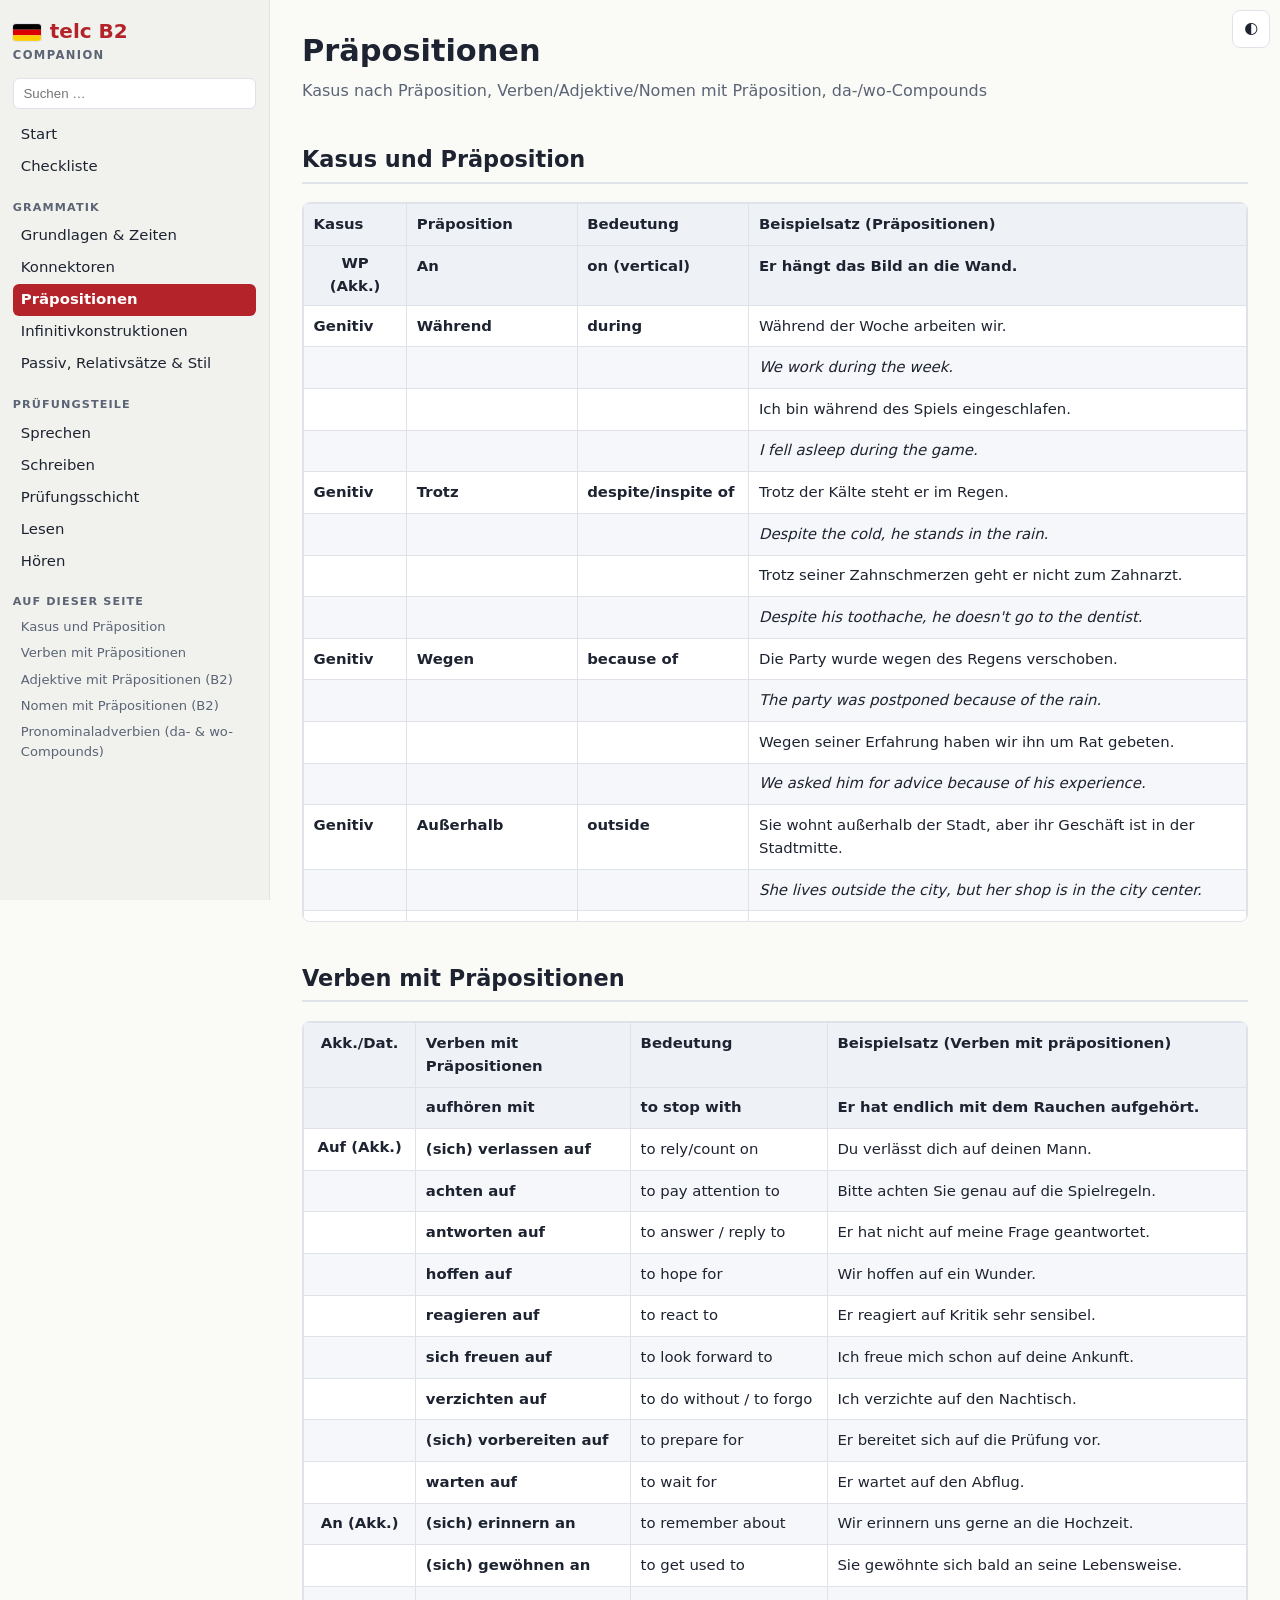
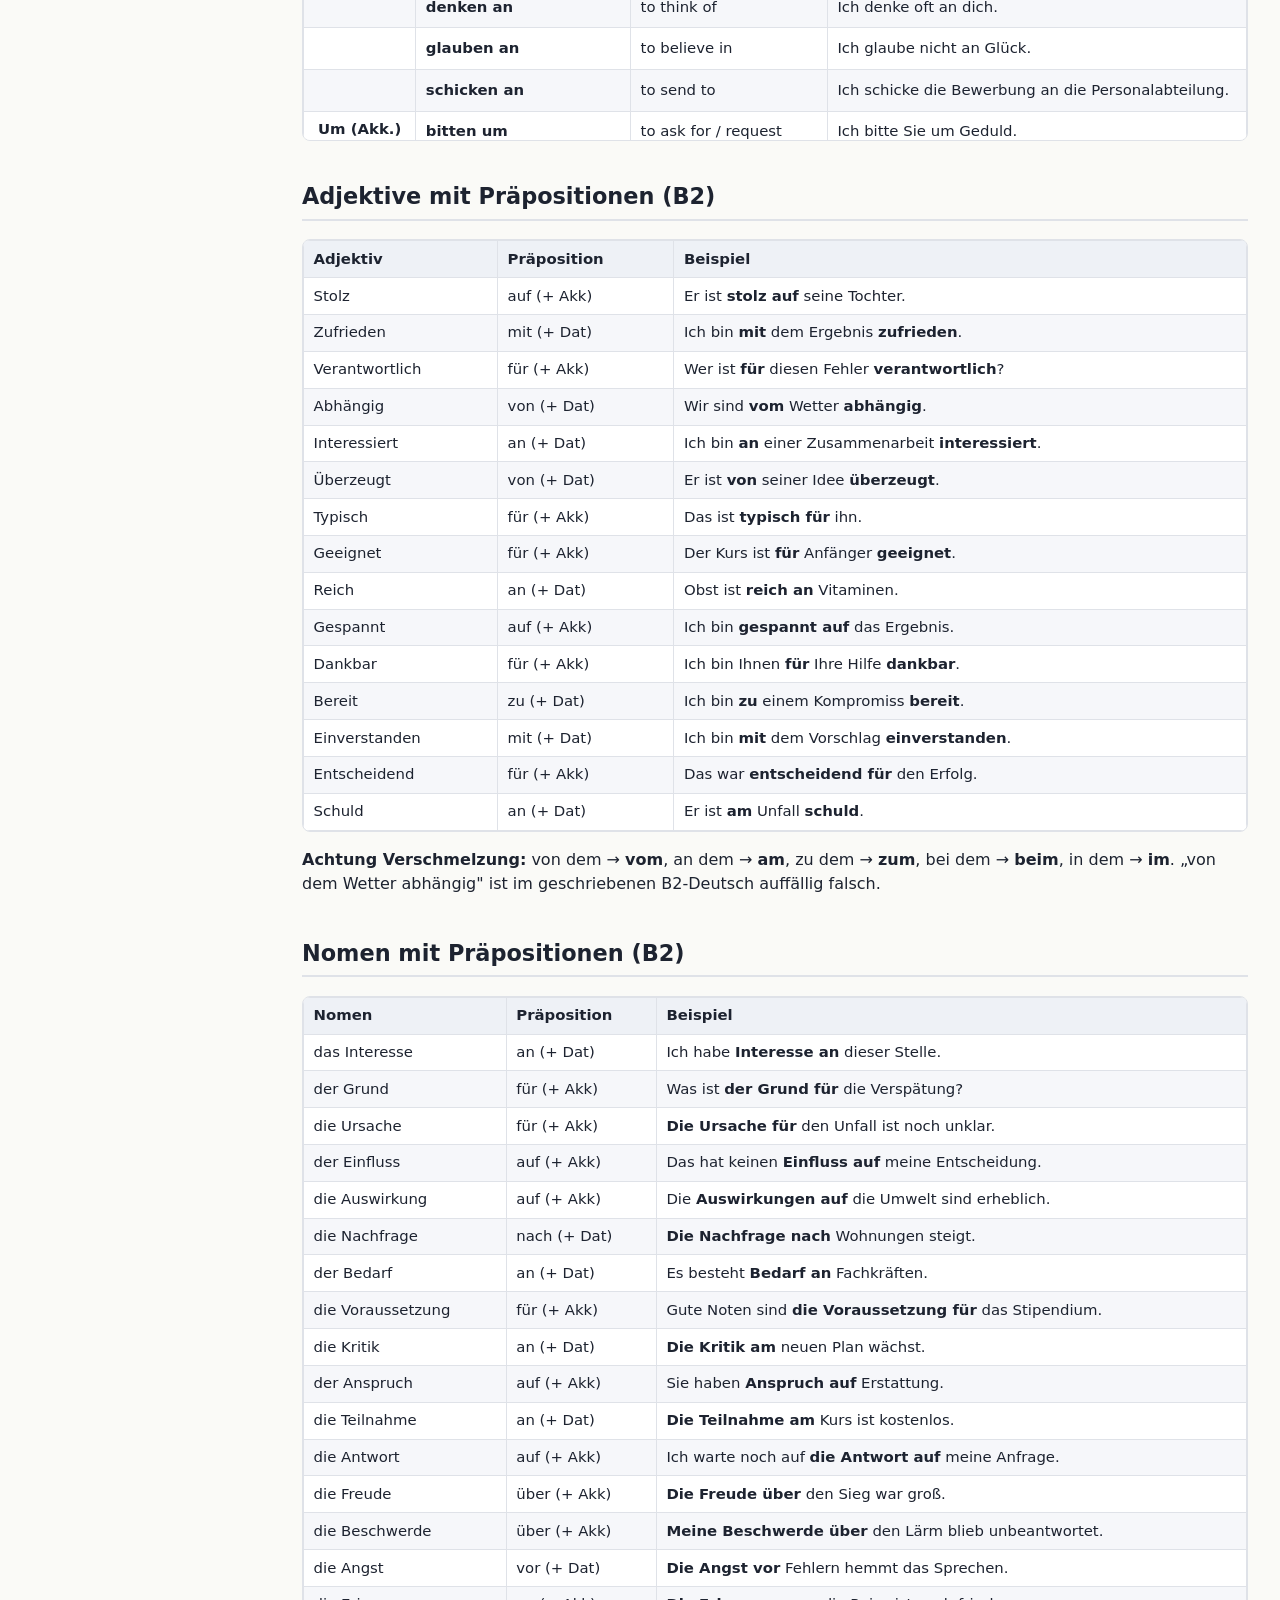
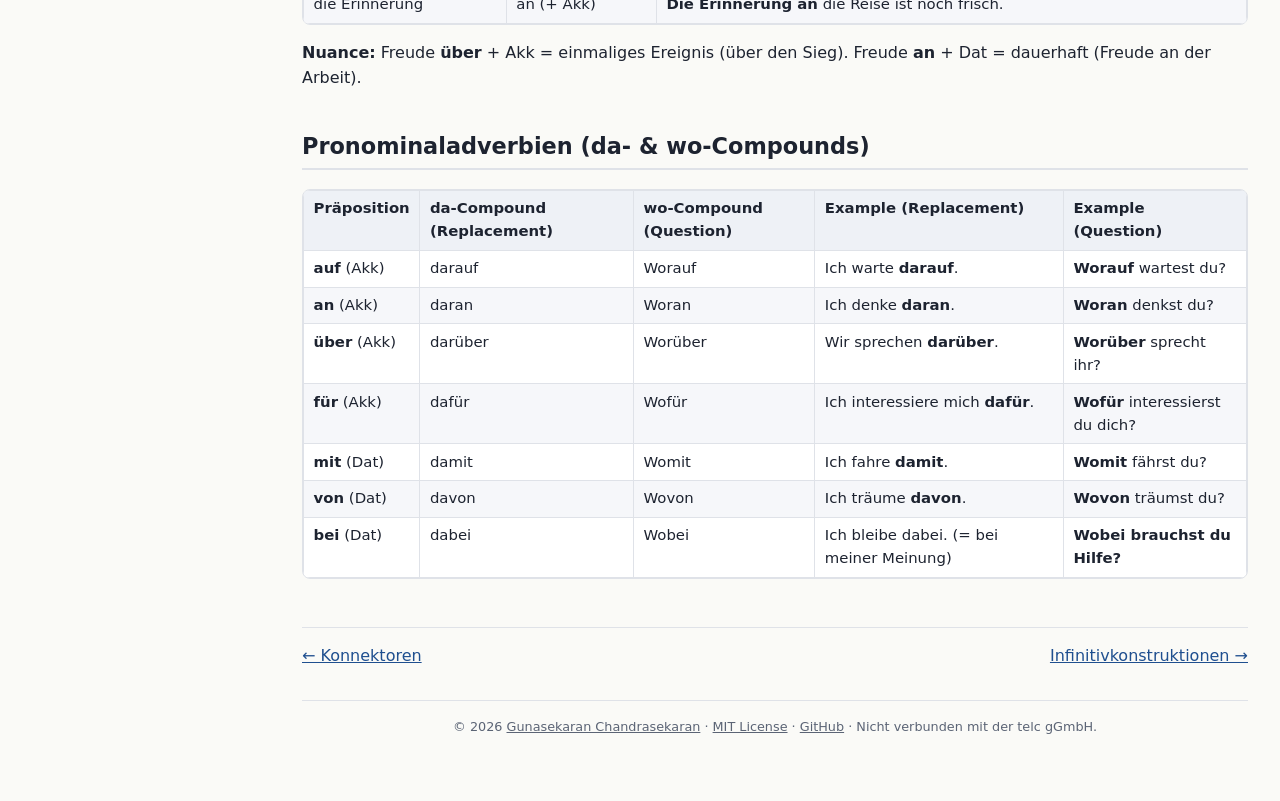
<file: grammatik/praepositionen.html>
<!DOCTYPE html>
<html lang="de">
<head>
<meta charset="utf-8">
<meta name="viewport" content="width=device-width, initial-scale=1">
<title>🇩🇪 Präpositionen · telc Deutsch B2</title>
<link rel="icon" href="data:image/svg+xml,%3Csvg xmlns='http://www.w3.org/2000/svg' viewBox='0 0 5 3'%3E%3Crect width='5' height='1' fill='%23000'/%3E%3Crect y='1' width='5' height='1' fill='%23d00'/%3E%3Crect y='2' width='5' height='1' fill='%23ffce00'/%3E%3C/svg%3E">
<link rel="stylesheet" href="../assets/style.css?v=001012a2">
<script>document.documentElement.dataset.theme = localStorage.getItem('telc-b2-theme') || (matchMedia('(prefers-color-scheme: dark)').matches ? 'dark' : 'light');</script>
</head>
<body data-root="../">
<button class="menu-btn" id="menu-btn" aria-label="Menü">☰</button>
<a class="mobile-brand" href="../index.html"><svg class="flag" viewBox="0 0 5 3" width="28" height="17" role="img" aria-label="Deutschland"><rect width="5" height="1" fill="#000"/><rect y="1" width="5" height="1" fill="#d00"/><rect y="2" width="5" height="1" fill="#ffce00"/></svg>telc B2</a>
<button class="theme-btn" id="theme-btn" aria-label="Dark/Light">◐</button>
<nav class="sidebar" id="sidebar" aria-label="Navigation">
<a class="brand" href="../index.html"><svg class="flag" viewBox="0 0 5 3" width="28" height="17" role="img" aria-label="Deutschland"><rect width="5" height="1" fill="#000"/><rect y="1" width="5" height="1" fill="#d00"/><rect y="2" width="5" height="1" fill="#ffce00"/></svg>telc B2<span>Companion</span></a>
<input type="search" id="search" placeholder="Suchen …" autocomplete="off" aria-label="Suche">
<div id="search-results" class="search-results" hidden></div>
<div class="nav-group">
<a href="../index.html">Start</a>
<a href="../checkliste.html">Checkliste</a>
</div>
<div class="nav-label">Grammatik</div><div class="nav-group">
<a href="../grammatik/grundlagen.html">Grundlagen &amp; Zeiten</a>
<a href="../grammatik/konnektoren.html">Konnektoren</a>
<a href="../grammatik/praepositionen.html" class="active">Präpositionen</a>
<a href="../grammatik/infinitiv.html">Infinitivkonstruktionen</a>
<a href="../grammatik/passiv-relativ-stil.html">Passiv, Relativsätze &amp; Stil</a>
</div><div class="nav-label">Prüfungsteile</div><div class="nav-group">
<a href="../sprechen.html">Sprechen</a>
<a href="../schreiben.html">Schreiben</a>
<a href="../pruefung.html">Prüfungsschicht</a>
<a href="../lesen.html">Lesen</a>
<a href="../hoeren.html">Hören</a>
</div>
<div class="nav-label">Auf dieser Seite</div><div class="nav-group toc">
<a href="#kasus-und-praeposition">Kasus und Präposition</a>
<a href="#verben-mit-praepositionen">Verben mit Präpositionen</a>
<a href="#adjektive-mit-praepositionen-b2">Adjektive mit Präpositionen (B2)</a>
<a href="#nomen-mit-praepositionen-b2">Nomen mit Präpositionen (B2)</a>
<a href="#pronominaladverbien-da-wo-compounds">Pronominaladverbien (da- &amp; wo-Compounds)</a>
</div>
</nav>
<main>
<h1>Präpositionen</h1>
<p class="lead">Kasus nach Präposition, Verben/Adjektive/Nomen mit Präposition, da-/wo-Compounds</p>
<section id="kasus-und-praeposition"><h2>Kasus und Präposition<a class="anchor" href="#kasus-und-praeposition" aria-label="Link">#</a></h2>
<div class="table-wrap"><table>

<thead>
<tr>
<th>
<p><strong>Kasus</strong></p>
</th>
<th>
<p><strong>Präposition</strong></p>
</th>
<th>
<p><strong>Bedeutung</strong></p>
</th>
<th>
<p><strong>Beispielsatz (Präpositionen)</strong></p>
</th>
</tr>
<tr>
<th style="text-align: center;"><strong>WP (Akk.)</strong></th>
<th>
<p><strong>An</strong></p>
</th>
<th>
<p><strong>on (vertical)</strong></p>
</th>
<th>
<p>Er hängt das Bild an die Wand.</p>
</th>
</tr>
</thead>
<tbody>
<tr>
<td>
<p><strong>Genitiv</strong></p>
</td>
<td>
<p><strong>Während</strong></p>
</td>
<td>
<p><strong>during</strong></p>
</td>
<td>
<p>Während der Woche arbeiten wir.</p>
</td>
</tr>
<tr>
<td></td>
<td></td>
<td></td>
<td>
<p><em>We work during the week.</em></p>
</td>
</tr>
<tr>
<td></td>
<td></td>
<td></td>
<td>
<p>Ich bin während des Spiels eingeschlafen.</p>
</td>
</tr>
<tr>
<td></td>
<td></td>
<td></td>
<td>
<p><em>I fell asleep during the game.</em></p>
</td>
</tr>
<tr>
<td>
<p><strong>Genitiv</strong></p>
</td>
<td>
<p><strong>Trotz</strong></p>
</td>
<td>
<p><strong>despite/inspite of</strong></p>
</td>
<td>
<p>Trotz der Kälte steht er im Regen.</p>
</td>
</tr>
<tr>
<td></td>
<td></td>
<td></td>
<td>
<p><em>Despite the cold, he stands in the rain.</em></p>
</td>
</tr>
<tr>
<td></td>
<td></td>
<td></td>
<td>
<p>Trotz seiner Zahnschmerzen geht er nicht zum Zahnarzt.</p>
</td>
</tr>
<tr>
<td></td>
<td></td>
<td></td>
<td>
<p><em>Despite his toothache, he doesn't go to the dentist.</em></p>
</td>
</tr>
<tr>
<td>
<p><strong>Genitiv</strong></p>
</td>
<td>
<p><strong>Wegen</strong></p>
</td>
<td>
<p><strong>because of</strong></p>
</td>
<td>
<p>Die Party wurde wegen des Regens verschoben.</p>
</td>
</tr>
<tr>
<td></td>
<td></td>
<td></td>
<td>
<p><em>The party was postponed because of the rain.</em></p>
</td>
</tr>
<tr>
<td></td>
<td></td>
<td></td>
<td>
<p>Wegen seiner Erfahrung haben wir ihn um Rat gebeten.</p>
</td>
</tr>
<tr>
<td></td>
<td></td>
<td></td>
<td>
<p><em>We asked him for advice because of his experience.</em></p>
</td>
</tr>
<tr>
<td>
<p><strong>Genitiv</strong></p>
</td>
<td>
<p><strong>Außerhalb</strong></p>
</td>
<td>
<p><strong>outside</strong></p>
</td>
<td>
<p>Sie wohnt außerhalb der Stadt, aber ihr Geschäft ist in der Stadtmitte.</p>
</td>
</tr>
<tr>
<td></td>
<td></td>
<td></td>
<td>
<p><em>She lives outside the city, but her shop is in the city center.</em></p>
</td>
</tr>
<tr>
<td></td>
<td></td>
<td></td>
<td>
<p>Ich wohne außerhalb von Frankfurt.</p>
</td>
</tr>
<tr>
<td></td>
<td></td>
<td></td>
<td>
<p><em>I live outside of Frankfurt.</em></p>
</td>
</tr>
<tr>
<td></td>
<td></td>
<td></td>
<td>
<p>Meine Wohnung befindet sich außerhalb von Frankfurt.</p>
</td>
</tr>
<tr>
<td></td>
<td></td>
<td></td>
<td>
<p><em>My flat is outside Frankfurt.</em></p>
</td>
</tr>
<tr>
<td>
<p><strong>Genitiv</strong></p>
</td>
<td>
<p><strong>Innerhalb</strong></p>
</td>
<td>
<p><strong>within</strong></p>
</td>
<td>
<p>Innerhalb eines Monats wollen wir die Arbeit abschließen.</p>
</td>
</tr>
<tr>
<td></td>
<td></td>
<td></td>
<td>
<p><em>We want to finish the work within a month.</em></p>
</td>
</tr>
<tr>
<td></td>
<td></td>
<td></td>
<td>
<p>Innerhalb des Gebäudes darf nicht geraucht werden.</p>
</td>
</tr>
<tr>
<td></td>
<td></td>
<td></td>
<td>
<p><em>Smoking is not allowed inside the building.</em></p>
</td>
</tr>
<tr>
<td>
<p><strong>Genitiv</strong></p>
</td>
<td>
<p><strong>Laut</strong></p>
</td>
<td>
<p><strong>as per (+ DATIV!)</strong></p>
</td>
<td>
<p>Laut Fahrplan müsste der Bus schon da sein.</p>
</td>
</tr>
<tr>
<td></td>
<td></td>
<td></td>
<td>
<p><em>According to the timetable, the bus should already be there.</em></p>
</td>
</tr>
<tr>
<td>
<p><strong>Genitiv</strong></p>
</td>
<td>
<p><strong>Mithilfe</strong></p>
</td>
<td>
<p><strong>with the help of</strong></p>
</td>
<td>
<p>Mithilfe aller Freunde gelang die Renovierung schnell.</p>
</td>
</tr>
<tr>
<td></td>
<td></td>
<td></td>
<td>
<p><em>With the help of all our friends, the renovation was completed quickly.</em></p>
</td>
</tr>
<tr>
<td>
<p><strong>Genitiv</strong></p>
</td>
<td>
<p><strong>Zufolge</strong></p>
<p><em>(Dat. / seltener Gen.)</em></p>
</td>
<td>
<p><strong>according to/</strong></p>
<p><strong>as a result of</strong></p>
</td>
<td>
<p>Dem Vertrag zufolge werden große Mengen Weizen importiert.</p>
</td>
</tr>
<tr>
<td></td>
<td></td>
<td></td>
<td>
<p><em>According to the contract, large quantities of wheat will be imported.</em></p>
</td>
</tr>
<tr>
<td>
<p><strong>Genitiv</strong></p>
</td>
<td>
<p><strong>Anstelle</strong></p>
</td>
<td>
<p><strong>instead of</strong></p>
</td>
<td>
<p>Ich kaufte ein Buch anstelle einer Zeitschrift.</p>
</td>
</tr>
<tr>
<td></td>
<td></td>
<td></td>
<td>
<p><em>I bought a book instead of a magazine.</em></p>
</td>
</tr>
<tr>
<td>
<p><strong>Genitiv</strong></p>
</td>
<td>
<p><strong>Aufgrund</strong></p>
</td>
<td>
<p><strong>due to</strong></p>
</td>
<td>
<p>Aufgrund von Bauarbeiten ist dieser Durchgang gesperrt.</p>
</td>
</tr>
<tr>
<td></td>
<td></td>
<td></td>
<td>
<p><em>This passageway is closed due to construction work.</em></p>
</td>
</tr>
<tr>
<td>
<p><strong>Genitiv</strong></p>
</td>
<td>
<p><strong>Anstatt</strong></p>
</td>
<td>
<p><strong>instead of</strong></p>
</td>
<td>
<p>Anstatt eines Gesprächs machte er lieber eine Wanderung.</p>
</td>
</tr>
<tr>
<td></td>
<td></td>
<td></td>
<td>
<p><em>Instead of a conversation, he went for a walk.</em></p>
</td>
</tr>
<tr>
<td>
<p><strong>Dativ</strong></p>
</td>
<td>
<p><strong>Aus</strong></p>
</td>
<td>
<p><strong>from/ out of</strong></p>
</td>
<td>
<p>Er kommt aus Indien.</p>
</td>
</tr>
<tr>
<td></td>
<td></td>
<td></td>
<td>
<p>Die Tüte ist aus Plastik.</p>
</td>
</tr>
<tr>
<td>
<p><strong>Dativ</strong></p>
</td>
<td>
<p><strong>Bei</strong></p>
</td>
<td>
<p><strong>at/ by/ with</strong></p>
</td>
<td>
<p>Ich wohne bei meinen Eltern.</p>
</td>
</tr>
<tr>
<td></td>
<td></td>
<td></td>
<td>
<p>Sie arbeitet bei Accenture.</p>
</td>
</tr>
<tr>
<td>
<p><strong>Dativ</strong></p>
</td>
<td>
<p><strong>Mit</strong></p>
</td>
<td>
<p><strong>with</strong></p>
</td>
<td>
<p>Wir trinken Kaffee mit Milch.</p>
</td>
</tr>
<tr>
<td>
<p><strong>Dativ</strong></p>
</td>
<td>
<p><strong>Nach</strong></p>
</td>
<td>
<p><strong>after/ towards</strong></p>
</td>
<td>
<p>Ich fahre nach Berlin.</p>
</td>
</tr>
<tr>
<td></td>
<td></td>
<td></td>
<td>
<p>Es ist Viertel nach zehn.</p>
</td>
</tr>
<tr>
<td>
<p><strong>Dativ</strong></p>
</td>
<td>
<p><strong>Seit</strong></p>
</td>
<td>
<p><strong>since</strong></p>
</td>
<td>
<p>Seit gestern habe ich Kopfschmerzen.</p>
</td>
</tr>
<tr>
<td>
<p><strong>Dativ</strong></p>
</td>
<td>
<p><strong>Von</strong></p>
</td>
<td>
<p><strong>from</strong></p>
</td>
<td>
<p>Er arbeitet von Montag bis Donnerstag.</p>
</td>
</tr>
<tr>
<td>
<p><strong>Dativ</strong></p>
</td>
<td>
<p><strong>Zu</strong></p>
</td>
<td>
<p><strong>To</strong></p>
</td>
<td>
<p>Er geht zur Schule.</p>
</td>
</tr>
<tr>
<td>
<p><strong>Dativ</strong></p>
</td>
<td>
<p><strong>Gegenüber</strong></p>
</td>
<td>
<p><strong>opposite</strong></p>
</td>
<td>
<p>Wir wohnen gegenüber dem Supermarkt.</p>
</td>
</tr>
<tr>
<td>
<p><strong>Akkusativ</strong></p>
</td>
<td>
<p><strong>Ohne</strong></p>
</td>
<td>
<p><strong>without</strong></p>
</td>
<td>
<p>Wir fahren ohne dich nach Paris.</p>
</td>
</tr>
<tr>
<td>
<p><strong>Akkusativ</strong></p>
</td>
<td>
<p><strong>Durch</strong></p>
</td>
<td>
<p><strong>through</strong></p>
</td>
<td>
<p>Sie läuft durch den Park.</p>
</td>
</tr>
<tr>
<td>
<p><strong>Akkusativ</strong></p>
</td>
<td>
<p><strong>Für</strong></p>
</td>
<td>
<p><strong>for</strong></p>
</td>
<td>
<p>Kannst du bitte auch für ihn kochen?</p>
</td>
</tr>
<tr>
<td>
<p><strong>Akkusativ</strong></p>
</td>
<td>
<p><strong>Gegen</strong></p>
</td>
<td>
<p><strong>against</strong></p>
</td>
<td>
<p>Heute spielt er gegen deine Frau.</p>
</td>
</tr>
<tr>
<td>
<p><strong>Akkusativ</strong></p>
</td>
<td>
<p><strong>Um</strong></p>
</td>
<td>
<p><strong>At</strong></p>
</td>
<td>
<p>Wir treffen uns um 9 Uhr.</p>
</td>
</tr>
<tr>
<td>
<p><strong>Akkusativ</strong></p>
</td>
<td>
<p><strong>Bis</strong></p>
</td>
<td>
<p><strong>until</strong></p>
</td>
<td>
<p>Ich arbeite von 9 bis 17 Uhr.</p>
</td>
</tr>
<tr>
<td>
<p><strong>Akkusativ</strong></p>
</td>
<td>
<p><strong>Entlang</strong></p>
</td>
<td>
<p><strong>along</strong></p>
</td>
<td>
<p>Er rennt den Fluss entlang.</p>
</td>
</tr>
<tr>
<td>
<p><strong>WP (Akk.)</strong></p>
</td>
<td>
<p><strong>Unter</strong></p>
</td>
<td>
<p><strong>under</strong></p>
</td>
<td>
<p>Die Frau stellt den Stuhl unter das Bett.</p>
</td>
</tr>
<tr>
<td>
<p><strong>WP (Dat.)</strong></p>
</td>
<td></td>
<td></td>
<td>
<p>Der Stuhl ist unter dem Bett.</p>
</td>
</tr>
<tr>
<td>
<p><strong>WP (Akk.)</strong></p>
</td>
<td>
<p><strong>Über</strong></p>
</td>
<td>
<p><strong>above</strong></p>
</td>
<td>
<p>Der Elektriker hängt die Lampe über den Tisch.</p>
</td>
</tr>
<tr>
<td>
<p><strong>WP (Dat.)</strong></p>
</td>
<td></td>
<td></td>
<td>
<p>Die Lampe hängt über dem Tisch/ihm.</p>
</td>
</tr>
<tr>
<td>
<p><strong>WP (Akk.)</strong></p>
</td>
<td>
<p><strong>Hinter</strong></p>
</td>
<td>
<p><strong>behind</strong></p>
</td>
<td>
<p>Er hängt den Vorhang hinter die Tür.</p>
</td>
</tr>
<tr>
<td>
<p><strong>WP (Dat.)</strong></p>
</td>
<td></td>
<td></td>
<td>
<p>Der Vorhang hängt hinter mir.</p>
</td>
</tr>
<tr>
<td>
<p><strong>WP (Akk.)</strong></p>
</td>
<td>
<p><strong>Vor</strong></p>
</td>
<td>
<p><strong>in front of / before</strong></p>
</td>
<td>
<p>Ich stelle den Laptop vor mich.</p>
</td>
</tr>
<tr>
<td>
<p><strong>WP (Dat.)</strong></p>
</td>
<td></td>
<td></td>
<td>
<p>Der Laptop steht vor mir.</p>
</td>
</tr>
<tr>
<td>
<p><strong>WP (Akk.)</strong></p>
</td>
<td>
<p><strong>In</strong></p>
</td>
<td>
<p><strong>In</strong></p>
</td>
<td>
<p>Ich lege mein Handy in die Tasche.</p>
</td>
</tr>
<tr>
<td>
<p><strong>WP (Dat.)</strong></p>
</td>
<td></td>
<td></td>
<td>
<p>Mein Handy liegt in der Tasche.</p>
</td>
</tr>
<tr>
<td style="text-align: center;"><strong>WP (Dat.)</strong></td>
<td></td>
<td></td>
<td>
<p>Das Bild hängt an der Wand.</p>
</td>
</tr>
<tr>
<td style="text-align: center;"><strong>WP (Akk.)</strong></td>
<td>
<p><strong>Auf</strong></p>
</td>
<td>
<p><strong>on (horizontal)</strong></p>
</td>
<td>
<p>Ich lege mein Handy auf den Tisch.</p>
</td>
</tr>
<tr>
<td style="text-align: center;"><strong>WP (Dat.)</strong></td>
<td></td>
<td></td>
<td>
<p>Mein Handy liegt auf dem Tisch.</p>
</td>
</tr>
<tr>
<td style="text-align: center;"><strong>WP (Akk.)</strong></td>
<td>
<p><strong>Neben</strong></p>
</td>
<td>
<p><strong>next to</strong></p>
</td>
<td>
<p>Sie stellt die Flasche neben den Kühlschrank.</p>
</td>
</tr>
<tr>
<td style="text-align: center;"><strong>WP (Dat.)</strong></td>
<td></td>
<td></td>
<td>
<p>Die Flasche steht neben dem Kühlschrank.</p>
</td>
</tr>
<tr>
<td style="text-align: center;"><strong>WP (Akk.)</strong></td>
<td>
<p><strong>Zwischen</strong></p>
</td>
<td>
<p><strong>between</strong></p>
</td>
<td>
<p>Der Mann legt den Kuli zwischen das Handy und das Buch.</p>
</td>
</tr>
<tr>
<td style="text-align: center;"><strong>WP (Dat.)</strong></td>
<td></td>
<td></td>
<td>
<p>Der Kuli liegt zwischen dem Handy und dem Buch.</p>
</td>
</tr>
</tbody>
</table></div>
</section>
<section id="verben-mit-praepositionen"><h2>Verben mit Präpositionen<a class="anchor" href="#verben-mit-praepositionen" aria-label="Link">#</a></h2>
<div class="table-wrap"><table>

<thead>
<tr>
<th style="text-align: center;">
<p><strong>Akk./Dat.</strong></p>
</th>
<th>
<p><strong>Verben mit Präpositionen</strong></p>
</th>
<th>
<p><strong>Bedeutung</strong></p>
</th>
<th>
<p><strong>Beispielsatz (Verben mit präpositionen)</strong></p>
</th>
</tr>
<tr>
<th style="text-align: center;"></th>
<th>
<p><strong>aufhören mit</strong></p>
</th>
<th>
<p>to stop with</p>
</th>
<th>
<p>Er hat endlich mit dem Rauchen aufgehört.</p>
</th>
</tr>
</thead>
<tbody>
<tr>
<td style="text-align: center;"><strong>Auf (Akk.)</strong></td>
<td>
<p><strong>(sich) verlassen auf</strong></p>
</td>
<td>
<p>to rely/count on</p>
</td>
<td>
<p>Du verlässt dich auf deinen Mann.</p>
</td>
</tr>
<tr>
<td style="text-align: center;"></td>
<td>
<p><strong>achten auf</strong></p>
</td>
<td>
<p>to pay attention to</p>
</td>
<td>
<p>Bitte achten Sie genau auf die Spielregeln.</p>
</td>
</tr>
<tr>
<td style="text-align: center;"></td>
<td>
<p><strong>antworten auf</strong></p>
</td>
<td>
<p>to answer / reply to</p>
</td>
<td>
<p>Er hat nicht auf meine Frage geantwortet.</p>
</td>
</tr>
<tr>
<td style="text-align: center;"></td>
<td>
<p><strong>hoffen auf</strong></p>
</td>
<td>
<p>to hope for</p>
</td>
<td>
<p>Wir hoffen auf ein Wunder.</p>
</td>
</tr>
<tr>
<td style="text-align: center;"></td>
<td>
<p><strong>reagieren auf</strong></p>
</td>
<td>
<p>to react to</p>
</td>
<td>
<p>Er reagiert auf Kritik sehr sensibel.</p>
</td>
</tr>
<tr>
<td style="text-align: center;"></td>
<td>
<p><strong>sich freuen auf</strong></p>
</td>
<td>
<p>to look forward to</p>
</td>
<td>
<p>Ich freue mich schon auf deine Ankunft.</p>
</td>
</tr>
<tr>
<td style="text-align: center;"></td>
<td>
<p><strong>verzichten auf</strong></p>
</td>
<td>
<p>to do without / to forgo</p>
</td>
<td>
<p>Ich verzichte auf den Nachtisch.</p>
</td>
</tr>
<tr>
<td style="text-align: center;"></td>
<td>
<p><strong>(sich) vorbereiten auf</strong></p>
</td>
<td>
<p>to prepare for</p>
</td>
<td>
<p>Er bereitet sich auf die Prüfung vor.</p>
</td>
</tr>
<tr>
<td style="text-align: center;"></td>
<td>
<p><strong>warten auf</strong></p>
</td>
<td>
<p>to wait for</p>
</td>
<td>
<p>Er wartet auf den Abflug.</p>
</td>
</tr>
<tr>
<td style="text-align: center;">
<p><strong>An (Akk.)</strong></p>
</td>
<td>
<p><strong>(sich) erinnern an</strong></p>
</td>
<td>
<p>to remember about</p>
</td>
<td>
<p>Wir erinnern uns gerne an die Hochzeit.</p>
</td>
</tr>
<tr>
<td style="text-align: center;"></td>
<td>
<p><strong>(sich) gewöhnen an</strong></p>
</td>
<td>
<p>to get used to</p>
</td>
<td>
<p>Sie gewöhnte sich bald an seine Lebensweise.</p>
</td>
</tr>
<tr>
<td style="text-align: center;"></td>
<td>
<p><strong>denken an</strong></p>
</td>
<td>
<p>to think of</p>
</td>
<td>
<p>Ich denke oft an dich.</p>
</td>
</tr>
<tr>
<td style="text-align: center;"></td>
<td>
<p><strong>glauben an</strong></p>
</td>
<td>
<p>to believe in</p>
</td>
<td>
<p>Ich glaube nicht an Glück.</p>
</td>
</tr>
<tr>
<td style="text-align: center;"></td>
<td>
<p><strong>schicken an</strong></p>
</td>
<td>
<p>to send to</p>
</td>
<td>
<p>Ich schicke die Bewerbung an die Personalabteilung.</p>
</td>
</tr>
<tr>
<td style="text-align: center;"><strong>Um (Akk.)</strong></td>
<td>
<p><strong>bitten um</strong></p>
</td>
<td>
<p>to ask for / request</p>
</td>
<td>
<p>Ich bitte Sie um Geduld.</p>
</td>
</tr>
<tr>
<td style="text-align: center;"></td>
<td>
<p><strong>(sich) bewerben um</strong></p>
</td>
<td>
<p>to apply for</p>
</td>
<td>
<p>Er bewirbt sich um ein Stipendium.</p>
</td>
</tr>
<tr>
<td style="text-align: center;"></td>
<td>
<p><strong>(sich) kümmern um</strong></p>
</td>
<td>
<p>to take care of</p>
</td>
<td>
<p>Ich kann mich um das Essen kümmern.</p>
</td>
</tr>
<tr>
<td style="text-align: center;"><strong>für (Akk.)</strong></td>
<td>
<p><strong>(sich) bedanken für</strong></p>
</td>
<td>
<p>to thank for</p>
</td>
<td>
<p>Ich möchte mich für das Geschenk bedanken.</p>
</td>
</tr>
<tr>
<td style="text-align: center;"></td>
<td>
<p><strong>(sich) engagieren für</strong></p>
</td>
<td>
<p>to get involved in</p>
</td>
<td>
<p>Sie engagiert sich für das neue Projekt.</p>
</td>
</tr>
<tr>
<td style="text-align: center;"></td>
<td>
<p><strong>(sich) entschuldigen für</strong></p>
</td>
<td>
<p>to apologize for</p>
</td>
<td>
<p>Ich entschuldige mich für die Unterbrechung.</p>
</td>
</tr>
<tr>
<td style="text-align: center;"></td>
<td>
<p><strong>(sich) interessieren für</strong></p>
</td>
<td>
<p>to get interested in</p>
</td>
<td>
<p>Ich interessiere mich für Architektur.</p>
</td>
</tr>
<tr>
<td style="text-align: center;"></td>
<td>
<p><strong>ausgeben für</strong></p>
</td>
<td>
<p>to spend on</p>
</td>
<td>
<p>Ich gebe viel Geld für Kleidung aus.</p>
</td>
</tr>
<tr>
<td style="text-align: center;"></td>
<td>
<p><strong>brauchen für</strong></p>
</td>
<td>
<p>to need for</p>
</td>
<td>
<p>Ich brauche Milch für den Kuchen.</p>
</td>
</tr>
<tr>
<td style="text-align: center;"></td>
<td>
<p><strong>danken für</strong></p>
</td>
<td>
<p>to thank for</p>
</td>
<td>
<p>Ich danke dir für das schöne Geschenk.</p>
</td>
</tr>
<tr>
<td style="text-align: center;">
<p><strong>Über (Akk.)</strong></p>
</td>
<td>
<p><strong>(sich) ärgern über</strong></p>
</td>
<td>
<p>to be annoyed about</p>
</td>
<td>
<p>Sie ärgert sich über den schlechten Service im Restaurant.</p>
</td>
</tr>
<tr>
<td style="text-align: center;"></td>
<td>
<p><strong>(sich) aufregen über</strong></p>
</td>
<td>
<p>to get upset about</p>
</td>
<td>
<p>Er regt sich über sein Essen auf.</p>
</td>
</tr>
<tr>
<td style="text-align: center;"></td>
<td>
<p><strong>(sich) beschweren über</strong></p>
</td>
<td>
<p>to complain about</p>
</td>
<td>
<p>Die Kunden beschweren sich über den schlechten Service.</p>
</td>
</tr>
<tr>
<td style="text-align: center;"></td>
<td>
<p><strong>(sich) freuen über</strong></p>
</td>
<td>
<p>to be happy about</p>
</td>
<td>
<p>Ich freue mich über den Erfolg.</p>
</td>
</tr>
<tr>
<td style="text-align: center;"></td>
<td>
<p><strong>(sich) informieren über</strong></p>
</td>
<td>
<p>to inform about</p>
</td>
<td>
<p>Er informiert sich über die aktuellen Nachrichten.</p>
</td>
</tr>
<tr>
<td style="text-align: center;"></td>
<td>
<p><strong>(sich) unterhalten über</strong></p>
</td>
<td>
<p>to converse about</p>
</td>
<td>
<p>Wir unterhalten uns über unsere Urlaubspläne.</p>
</td>
</tr>
<tr>
<td style="text-align: center;"></td>
<td>
<p><strong>(sich) wundern über</strong></p>
</td>
<td>
<p>to wonder about</p>
</td>
<td>
<p>Er wundert sich über die Geschichte.</p>
</td>
</tr>
<tr>
<td style="text-align: center;"></td>
<td>
<p><strong>diskutieren über</strong></p>
</td>
<td>
<p>to discuss sth. / talk about</p>
</td>
<td>
<p>Wir diskutieren über Politik.</p>
</td>
</tr>
<tr>
<td style="text-align: center;"></td>
<td>
<p><strong>lachen über</strong></p>
</td>
<td>
<p>to laugh about</p>
</td>
<td>
<p>Worüber hast du gelacht?</p>
<p>Er lacht über seinen eigenen Witz.</p>
</td>
</tr>
<tr>
<td style="text-align: center;"></td>
<td>
<p><strong>nachdenken über</strong></p>
</td>
<td>
<p>to think about</p>
</td>
<td>
<p>Sie denkt über das Problem nach.</p>
</td>
</tr>
<tr>
<td style="text-align: center;"></td>
<td>
<p><strong>reden über</strong></p>
</td>
<td>
<p>to talk about</p>
</td>
<td>
<p>Wir reden über das Wetter.</p>
</td>
</tr>
<tr>
<td style="text-align: center;"></td>
<td>
<p><strong>sprechen über</strong></p>
</td>
<td>
<p>to speak about</p>
</td>
<td>
<p>Wir sollten über unsere Zukunftspläne sprechen.</p>
<p>Er spricht über seine Arbeit.</p>
</td>
</tr>
<tr>
<td style="text-align: center;"><strong>Bei (Dat.)</strong></td>
<td>
<p><strong>(sich) bedanken bei</strong></p>
</td>
<td>
<p>to thank to</p>
</td>
<td>
<p>Sie bedankt sich bei ihrem Mann.</p>
</td>
</tr>
<tr>
<td style="text-align: center;"></td>
<td>
<p><strong>(sich) beschweren bei</strong></p>
</td>
<td>
<p>to complain to</p>
</td>
<td>
<p>Sie beschwert sich bei der Hotline über den Defekt.</p>
</td>
</tr>
<tr>
<td style="text-align: center;"></td>
<td>
<p><strong>(sich) bewerben bei</strong></p>
</td>
<td>
<p>to apply to</p>
</td>
<td>
<p>Er bewirbt sich bei der Firma um eine Stelle als Ingenieur.</p>
</td>
</tr>
<tr>
<td style="text-align: center;"></td>
<td>
<p><strong>(sich) erkundigen bei</strong></p>
</td>
<td>
<p>to inquire/check with</p>
</td>
<td>
<p>Erkundigen Sie sich bitte bei Ihrem Arzt nach der Behandlung.</p>
</td>
</tr>
<tr>
<td style="text-align: center;">
<p><strong>Von (Dat.)</strong></p>
</td>
<td>
<p><strong>träumen von</strong></p>
</td>
<td>
<p>to dream about</p>
</td>
<td>
<p>Er träumt von einer Welt ohne Kriege.</p>
</td>
</tr>
<tr>
<td style="text-align: center;">
<p><strong>Nach (Dat.)</strong></p>
</td>
<td>
<p><strong>(sich) Erkundigen nach</strong></p>
</td>
<td>
<p>to inquire/check about</p>
</td>
<td>
<p>Er erkundigte sich nach ihr.</p>
</td>
</tr>
<tr>
<td style="text-align: center;"></td>
<td>
<p><strong>Fragen nach</strong></p>
</td>
<td>
<p>to ask about</p>
</td>
<td>
<p>Hast du ihn nach dem Weg gefragt?</p>
<p>Wir fragen nach der Uhrzeit.</p>
</td>
</tr>
<tr>
<td style="text-align: center;">
<p><strong>Zu (Dat.)</strong></p>
</td>
<td>
<p><strong>(sich) verabreden zu</strong></p>
</td>
<td>
<p>to arrange to meet</p>
</td>
<td>
<p>Wir haben uns zum Kaffeetrinken verabredet.</p>
</td>
</tr>
<tr>
<td style="text-align: center;"></td>
<td>
<p><strong>einladen zu</strong></p>
</td>
<td>
<p>to invite to</p>
</td>
<td>
<p>Ich wurde zum Abendessen eingeladen.</p>
</td>
</tr>
<tr>
<td style="text-align: center;"></td>
<td>
<p><strong>gehören zu</strong></p>
</td>
<td>
<p>to belong to</p>
</td>
<td>
<p>Pünktlichkeit gehört zu seinen Stärken.</p>
</td>
</tr>
<tr>
<td style="text-align: center;"></td>
<td>
<p><strong>gratulieren zu</strong></p>
</td>
<td>
<p>to congratulate on</p>
</td>
<td>
<p>Ich gratuliere dir zu deinem Gewinn.</p>
</td>
</tr>
<tr>
<td style="text-align: center;"></td>
<td>
<p><strong>passen zu</strong></p>
</td>
<td>
<p>to fit/match with</p>
</td>
<td>
<p>Reis passt gut zu Fischgerichten.</p>
</td>
</tr>
<tr>
<td style="text-align: center;">
<p><strong>Mit (Dat.)</strong></p>
</td>
<td>
<p><strong>(sich) streiten mit</strong></p>
</td>
<td>
<p>to quarrel/argue with</p>
</td>
<td>
<p>Warum streiten sich die Kinder immer mit ihren Geschwistern?</p>
</td>
</tr>
<tr>
<td style="text-align: center;"></td>
<td>
<p><strong>(sich) treffen mit</strong></p>
</td>
<td>
<p>to meet with</p>
</td>
<td>
<p>Wir treffen uns am Samstag mit unseren Nachbarn im Park.</p>
</td>
</tr>
<tr>
<td style="text-align: center;"></td>
<td>
<p><strong>(sich) verabreden mit</strong></p>
</td>
<td>
<p>to meet up with</p>
</td>
<td>
<p>Ich verabrede mich mit meinen Freunden zum Kaffeetrinken.</p>
</td>
</tr>
<tr>
<td style="text-align: center;"></td>
<td>
<p><strong>anfangen mit</strong></p>
</td>
<td>
<p>to start with</p>
</td>
<td>
<p>Das Fest fängt mit dem Feuerwerk an.</p>
</td>
</tr>
<tr>
<td style="text-align: center;"></td>
<td>
<p><strong>beginnen mit</strong></p>
</td>
<td>
<p>to start with</p>
</td>
<td>
<p>Der Unterricht beginnt mit einer Wiederholung.</p>
</td>
</tr>
<tr>
<td style="text-align: center;"></td>
<td>
<p><strong>reden mit</strong></p>
</td>
<td>
<p>to talk with</p>
</td>
<td>
<p>Er redet gerne mit seinen Freunden.</p>
</td>
</tr>
<tr>
<td style="text-align: center;"></td>
<td>
<p><strong>sprechen mit</strong></p>
</td>
<td>
<p>to speak with</p>
</td>
<td>
<p>Sie spricht oft mit ihrer Mutter.</p>
</td>
</tr>
<tr>
<td style="text-align: center;"></td>
<td>
<p><strong>telefonieren mit</strong></p>
</td>
<td>
<p>to talk on the phone with</p>
</td>
<td>
<p>Ich telefoniere oft mit meiner Frau.</p>
</td>
</tr>
<tr>
<td style="text-align: center;"></td>
<td>
<p><strong>verbinden mit</strong></p>
</td>
<td>
<p>to connect with</p>
</td>
<td>
<p>Ich möchte mein Handy mit dem Laptop verbinden.</p>
</td>
</tr>
<tr>
<td style="text-align: center;"></td>
<td>
<p><strong>vergleichen mit</strong></p>
</td>
<td>
<p>to compare with</p>
</td>
<td>
<p>Vergleichst du meinen Text mit deinem?</p>
</td>
</tr>
<tr>
<td style="text-align: center;">
<p><strong>An (Dat.)</strong></p>
</td>
<td>
<p><strong>teilnehmen an</strong></p>
</td>
<td>
<p>to take part in</p>
</td>
<td>
<p>Er nimmt an einem Sprachkurs teil.</p>
</td>
</tr>
<tr>
<td style="text-align: center;"></td>
<td>
<p><strong>zweifeln an</strong></p>
</td>
<td>
<p>to doubt about</p>
</td>
<td>
<p>Er zweifelt an seinen Fähigkeiten.</p>
</td>
</tr>
</tbody>
</table></div>
</section>
<section id="adjektive-mit-praepositionen-b2"><h2>Adjektive mit Präpositionen (B2)<a class="anchor" href="#adjektive-mit-praepositionen-b2" aria-label="Link">#</a></h2>
<div class="table-wrap"><table>

<thead>
<tr>
<th><strong>Adjektiv</strong></th>
<th><strong>Präposition</strong></th>
<th><strong>Beispiel</strong></th>
</tr>
</thead>
<tbody>
<tr>
<td>Stolz</td>
<td>auf (+ Akk)</td>
<td>Er ist <strong>stolz auf</strong> seine Tochter.</td>
</tr>
<tr>
<td>Zufrieden</td>
<td>mit (+ Dat)</td>
<td>Ich bin <strong>mit</strong> dem Ergebnis <strong>zufrieden</strong>.</td>
</tr>
<tr>
<td>Verantwortlich</td>
<td>für (+ Akk)</td>
<td>Wer ist <strong>für</strong> diesen Fehler <strong>verantwortlich</strong>?</td>
</tr>
<tr>
<td>Abhängig</td>
<td>von (+ Dat)</td>
<td>Wir sind <strong>vom</strong> Wetter <strong>abhängig</strong>.</td>
</tr>
<tr>
<td>Interessiert</td>
<td>an (+ Dat)</td>
<td>Ich bin <strong>an</strong> einer Zusammenarbeit <strong>interessiert</strong>.</td>
</tr>
<tr>
<td>Überzeugt</td>
<td>von (+ Dat)</td>
<td>Er ist <strong>von</strong> seiner Idee <strong>überzeugt</strong>.</td>
</tr>
<tr>
<td>Typisch</td>
<td>für (+ Akk)</td>
<td>Das ist <strong>typisch für</strong> ihn.</td>
</tr>
<tr>
<td>Geeignet</td>
<td>für (+ Akk)</td>
<td>Der Kurs ist <strong>für</strong> Anfänger <strong>geeignet</strong>.</td>
</tr>
<tr>
<td>Reich</td>
<td>an (+ Dat)</td>
<td>Obst ist <strong>reich an</strong> Vitaminen.</td>
</tr>
<tr>
<td>Gespannt</td>
<td>auf (+ Akk)</td>
<td>Ich bin <strong>gespannt auf</strong> das Ergebnis.</td>
</tr>
<tr>
<td>Dankbar</td>
<td>für (+ Akk)</td>
<td>Ich bin Ihnen <strong>für</strong> Ihre Hilfe <strong>dankbar</strong>.</td>
</tr>
<tr>
<td>Bereit</td>
<td>zu (+ Dat)</td>
<td>Ich bin <strong>zu</strong> einem Kompromiss <strong>bereit</strong>.</td>
</tr>
<tr>
<td>Einverstanden</td>
<td>mit (+ Dat)</td>
<td>Ich bin <strong>mit</strong> dem Vorschlag <strong>einverstanden</strong>.</td>
</tr>
<tr>
<td>Entscheidend</td>
<td>für (+ Akk)</td>
<td>Das war <strong>entscheidend für</strong> den Erfolg.</td>
</tr>
<tr>
<td>Schuld</td>
<td>an (+ Dat)</td>
<td>Er ist <strong>am</strong> Unfall <strong>schuld</strong>.</td>
</tr>
</tbody>
</table></div>
<p><strong>Achtung Verschmelzung:</strong> von dem → <strong>vom</strong>, an dem → <strong>am</strong>, zu dem → <strong>zum</strong>, bei dem → <strong>beim</strong>, in dem → <strong>im</strong>. „von dem Wetter abhängig" ist im geschriebenen B2-Deutsch auffällig falsch.</p>
</section>
<section id="nomen-mit-praepositionen-b2"><h2>Nomen mit Präpositionen (B2)<a class="anchor" href="#nomen-mit-praepositionen-b2" aria-label="Link">#</a></h2>
<div class="table-wrap"><table>

<thead>
<tr>
<th><strong>Nomen</strong></th>
<th><strong>Präposition</strong></th>
<th><strong>Beispiel</strong></th>
</tr>
</thead>
<tbody>
<tr>
<td>das Interesse</td>
<td>an (+ Dat)</td>
<td>Ich habe <strong>Interesse an</strong> dieser Stelle.</td>
</tr>
<tr>
<td>der Grund</td>
<td>für (+ Akk)</td>
<td>Was ist <strong>der Grund für</strong> die Verspätung?</td>
</tr>
<tr>
<td>die Ursache</td>
<td>für (+ Akk)</td>
<td><strong>Die Ursache für</strong> den Unfall ist noch unklar.</td>
</tr>
<tr>
<td>der Einfluss</td>
<td>auf (+ Akk)</td>
<td>Das hat keinen <strong>Einfluss auf</strong> meine Entscheidung.</td>
</tr>
<tr>
<td>die Auswirkung</td>
<td>auf (+ Akk)</td>
<td>Die <strong>Auswirkungen auf</strong> die Umwelt sind erheblich.</td>
</tr>
<tr>
<td>die Nachfrage</td>
<td>nach (+ Dat)</td>
<td><strong>Die Nachfrage nach</strong> Wohnungen steigt.</td>
</tr>
<tr>
<td>der Bedarf</td>
<td>an (+ Dat)</td>
<td>Es besteht <strong>Bedarf an</strong> Fachkräften.</td>
</tr>
<tr>
<td>die Voraussetzung</td>
<td>für (+ Akk)</td>
<td>Gute Noten sind <strong>die Voraussetzung für</strong> das Stipendium.</td>
</tr>
<tr>
<td>die Kritik</td>
<td>an (+ Dat)</td>
<td><strong>Die Kritik am</strong> neuen Plan wächst.</td>
</tr>
<tr>
<td>der Anspruch</td>
<td>auf (+ Akk)</td>
<td>Sie haben <strong>Anspruch auf</strong> Erstattung.</td>
</tr>
<tr>
<td>die Teilnahme</td>
<td>an (+ Dat)</td>
<td><strong>Die Teilnahme am</strong> Kurs ist kostenlos.</td>
</tr>
<tr>
<td>die Antwort</td>
<td>auf (+ Akk)</td>
<td>Ich warte noch auf <strong>die Antwort auf</strong> meine Anfrage.</td>
</tr>
<tr>
<td>die Freude</td>
<td>über (+ Akk)</td>
<td><strong>Die Freude über</strong> den Sieg war groß.</td>
</tr>
<tr>
<td>die Beschwerde</td>
<td>über (+ Akk)</td>
<td><strong>Meine Beschwerde über</strong> den Lärm blieb unbeantwortet.</td>
</tr>
<tr>
<td>die Angst</td>
<td>vor (+ Dat)</td>
<td><strong>Die Angst vor</strong> Fehlern hemmt das Sprechen.</td>
</tr>
<tr>
<td>die Erinnerung</td>
<td>an (+ Akk)</td>
<td><strong>Die Erinnerung an</strong> die Reise ist noch frisch.</td>
</tr>
</tbody>
</table></div>
<p><strong>Nuance:</strong> Freude <strong>über</strong> + Akk = einmaliges Ereignis (über den Sieg). Freude <strong>an</strong> + Dat = dauerhaft (Freude an der Arbeit).</p>
</section>
<section id="pronominaladverbien-da-wo-compounds"><h2>Pronominaladverbien (da- &amp; wo-Compounds)<a class="anchor" href="#pronominaladverbien-da-wo-compounds" aria-label="Link">#</a></h2>
<div class="table-wrap"><table>

<thead>
<tr>
<th><strong>Präposition</strong></th>
<th><strong>da-Compound (Replacement)</strong></th>
<th><strong>wo-Compound (Question)</strong></th>
<th><strong>Example (Replacement)</strong></th>
<th><strong>Example (Question)</strong></th>
</tr>
</thead>
<tbody>
<tr>
<td><strong>auf</strong> (Akk)</td>
<td>darauf</td>
<td>Worauf</td>
<td>Ich warte <strong>darauf</strong>.</td>
<td><strong>Worauf</strong> wartest du?</td>
</tr>
<tr>
<td><strong>an</strong> (Akk)</td>
<td>daran</td>
<td>Woran</td>
<td>Ich denke <strong>daran</strong>.</td>
<td><strong>Woran</strong> denkst du?</td>
</tr>
<tr>
<td><strong>über</strong> (Akk)</td>
<td>darüber</td>
<td>Worüber</td>
<td>Wir sprechen <strong>darüber</strong>.</td>
<td><strong>Worüber</strong> sprecht ihr?</td>
</tr>
<tr>
<td><strong>für</strong> (Akk)</td>
<td>dafür</td>
<td>Wofür</td>
<td>Ich interessiere mich <strong>dafür</strong>.</td>
<td><strong>Wofür</strong> interessierst du dich?</td>
</tr>
<tr>
<td><strong>mit</strong> (Dat)</td>
<td>damit</td>
<td>Womit</td>
<td>Ich fahre <strong>damit</strong>.</td>
<td><strong>Womit</strong> fährst du?</td>
</tr>
<tr>
<td><strong>von</strong> (Dat)</td>
<td>davon</td>
<td>Wovon</td>
<td>Ich träume <strong>davon</strong>.</td>
<td><strong>Wovon</strong> träumst du?</td>
</tr>
<tr>
<td><strong>bei</strong> (Dat)</td>
<td>dabei</td>
<td>Wobei</td>
<td>Ich bleibe dabei. (= bei meiner Meinung)</td>
<td><strong>Wobei brauchst du Hilfe?</strong></td>
</tr>
</tbody>
</table></div>
</section>
<div class="pager"><a href="../grammatik/konnektoren.html">← Konnektoren</a><a href="../grammatik/infinitiv.html">Infinitivkonstruktionen →</a></div>
<footer class="site-footer">© 2026 <a href="https://github.com/kalaiguna">Gunasekaran Chandrasekaran</a> · <a href="https://github.com/kalaiguna/deutsch-telc-b2/blob/main/LICENSE">MIT License</a> · <a href="https://github.com/kalaiguna/deutsch-telc-b2">GitHub</a> · Nicht verbunden mit der telc gGmbH.</footer>
</main>
<script src="../assets/search-index.js?v=001012a2"></script>
<script src="../assets/app.js?v=001012a2"></script>
</body>
</html>
</file>
<file: assets/style.css>
:root{--bg:#fafaf7;--fg:#1d2330;--muted:#5b6475;--card:#fff;--line:#dfe2e8;--accent:#b4232a;--accent2:#1f4f8f;--head:#eef1f6;--zebra:#f6f7fa;--hl:#fff3b0;--side:#f1f2ee;--w:270px}
[data-theme=dark]{--bg:#14171d;--fg:#e4e7ee;--muted:#9aa3b5;--card:#1b1f28;--line:#2e3442;--accent:#ff7a80;--accent2:#7fb0ff;--head:#232a38;--zebra:#1a1e27;--hl:#5a4b00;--side:#181b22}
*{box-sizing:border-box}
html{scroll-behavior:smooth;scroll-padding-top:1rem}
body{margin:0;background:var(--bg);color:var(--fg);font:16px/1.55 system-ui,-apple-system,"Segoe UI",Roboto,sans-serif;display:flex}
a{color:var(--accent2)}
.sidebar{position:sticky;top:0;align-self:flex-start;height:100vh;overflow-y:auto;width:var(--w);flex:none;background:var(--side);border-right:1px solid var(--line);padding:1rem .8rem 2rem}
.brand{display:block;font-weight:800;font-size:1.25rem;color:var(--accent);text-decoration:none;margin-bottom:.8rem}
.brand span{display:block;font-size:.72rem;font-weight:600;color:var(--muted);letter-spacing:.12em;text-transform:uppercase}
.sidebar input[type=search]{width:100%;padding:.45rem .6rem;border:1px solid var(--line);border-radius:6px;background:var(--card);color:var(--fg);margin-bottom:.6rem}
.nav-label{font-size:.7rem;text-transform:uppercase;letter-spacing:.1em;color:var(--muted);margin:1rem 0 .25rem;font-weight:700}
.nav-group a{display:block;padding:.28rem .5rem;border-radius:6px;color:var(--fg);text-decoration:none;font-size:.93rem}
.nav-group a:hover{background:var(--head)}
.nav-group a.active{background:var(--accent);color:#fff;font-weight:600}
.nav-group.toc a{font-size:.82rem;color:var(--muted);padding:.18rem .5rem}
.search-results a{display:block;padding:.35rem .5rem;border-radius:6px;text-decoration:none;color:var(--fg);font-size:.85rem;border-bottom:1px solid var(--line)}
.search-results a small{display:block;color:var(--muted)}
.search-results mark{background:var(--hl);color:inherit}
main{flex:1;min-width:0;max-width:1200px;padding:1.5rem 2rem 4rem}
h1{font-size:1.9rem;margin:.2rem 0 .3rem}
h2{margin-top:2.4rem;padding-bottom:.3rem;border-bottom:2px solid var(--line);font-size:1.4rem}
h2 .anchor{margin-left:.5rem;text-decoration:none;color:var(--muted);opacity:0;font-size:.9em}
h2:hover .anchor{opacity:1}
.lead{color:var(--muted);margin-top:0}
.table-wrap{overflow-x:auto;margin:1rem 0;border:1px solid var(--line);border-radius:8px;background:var(--card);max-height:80vh}
table{border-collapse:collapse;width:100%;font-size:.93rem}
th,td{border:1px solid var(--line);padding:.4rem .6rem;vertical-align:top;text-align:left}
th{background:var(--head);position:sticky;top:0;z-index:1}
tbody tr:nth-child(even){background:var(--zebra)}
td p,th p{margin:.15rem 0}
td.c,th.c{text-align:center}
.cards{display:grid;grid-template-columns:repeat(auto-fill,minmax(240px,1fr));gap:1rem;margin:1rem 0}
.card{display:block;background:var(--card);border:1px solid var(--line);border-radius:10px;padding:1rem;text-decoration:none;color:var(--fg);transition:transform .1s,box-shadow .1s}
.card:hover{transform:translateY(-2px);box-shadow:0 4px 14px rgba(0,0,0,.12)}
.card h3{margin:0 0 .3rem;color:var(--accent)}
.card p{margin:0;color:var(--muted);font-size:.9rem}
.progress-box{display:flex;gap:1rem;align-items:center;margin:1rem 0;flex-wrap:wrap}
.progress{flex:1;min-width:160px;height:10px;background:var(--line);border-radius:6px;overflow:hidden;margin-top:.6rem}
.progress-box .progress{margin:0}
.progress div{height:100%;width:0;background:var(--accent);transition:width .3s}
button{font:inherit;padding:.3rem .7rem;border:1px solid var(--line);border-radius:6px;background:var(--card);color:var(--fg);cursor:pointer}
.note{color:var(--muted);font-size:.88rem}
tr.unit.done{opacity:.55}
tr.unit.done td:nth-child(3){text-decoration:line-through}
.chk{width:1.2rem;height:1.2rem;cursor:pointer}
.done-date{white-space:nowrap;font-size:.85rem;color:var(--muted)}
.pager{display:flex;justify-content:space-between;margin-top:3rem;padding-top:1rem;border-top:1px solid var(--line)}
.menu-btn,.theme-btn{position:fixed;z-index:20;top:.6rem;border:1px solid var(--line);background:var(--card);color:var(--fg);border-radius:8px;width:2.4rem;height:2.4rem;padding:0}
.theme-btn{right:.6rem}
.menu-btn{display:none;left:.6rem}
@media(max-width:860px){
 .menu-btn{display:block}
 .sidebar{position:fixed;z-index:15;left:0;top:0;transform:translateX(-100%);transition:transform .2s;box-shadow:0 0 20px rgba(0,0,0,.3)}
 .sidebar.open{transform:none}
 main{padding:3.5rem 1rem 3rem}
}
@media print{
 .sidebar,.menu-btn,.theme-btn,.pager,.progress-box,.anchor{display:none!important}
 body{display:block;background:#fff;color:#000}
 .table-wrap{max-height:none;overflow:visible;border:0}
 th{position:static}
 table{font-size:10pt}
 tr{break-inside:avoid}
 h2{break-after:avoid}
}

.flag{width:28px;height:17px;vertical-align:-.15em;margin-right:.45em;border-radius:3px;box-shadow:0 0 0 1px var(--line)}
.brand .flag{display:inline-block}
.mobile-brand{display:none;position:fixed;z-index:20;top:.6rem;left:50%;transform:translateX(-50%);height:2.4rem;align-items:center;padding:0 .8rem;border:1px solid var(--line);border-radius:8px;background:var(--card);color:var(--accent);font-weight:800;text-decoration:none;white-space:nowrap}
.mobile-brand .flag{margin-right:.4rem}
@media(max-width:860px){.mobile-brand{display:flex}}
@media print{.mobile-brand{display:none!important}}
.site-footer{margin-top:2rem;padding-top:1rem;border-top:1px solid var(--line);color:var(--muted);font-size:.8rem;text-align:center}
.site-footer a{color:inherit}
</file>
